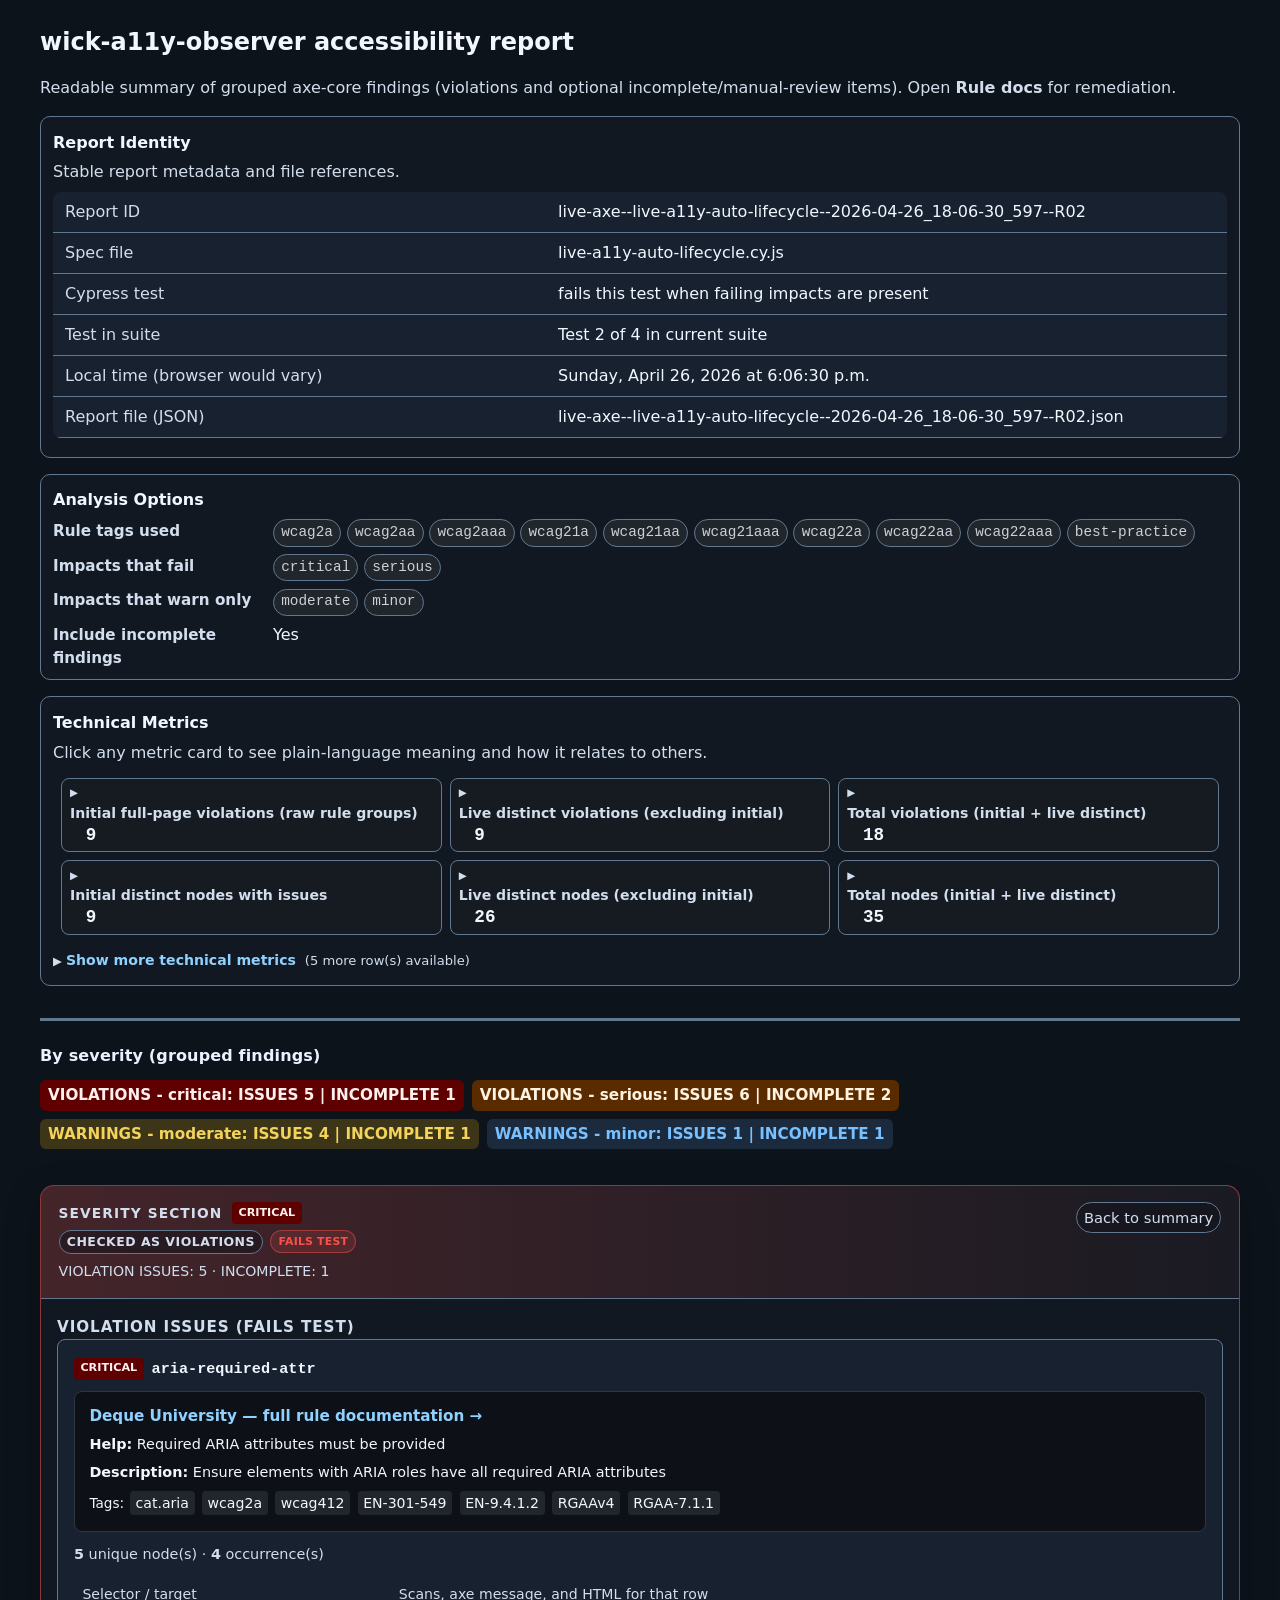
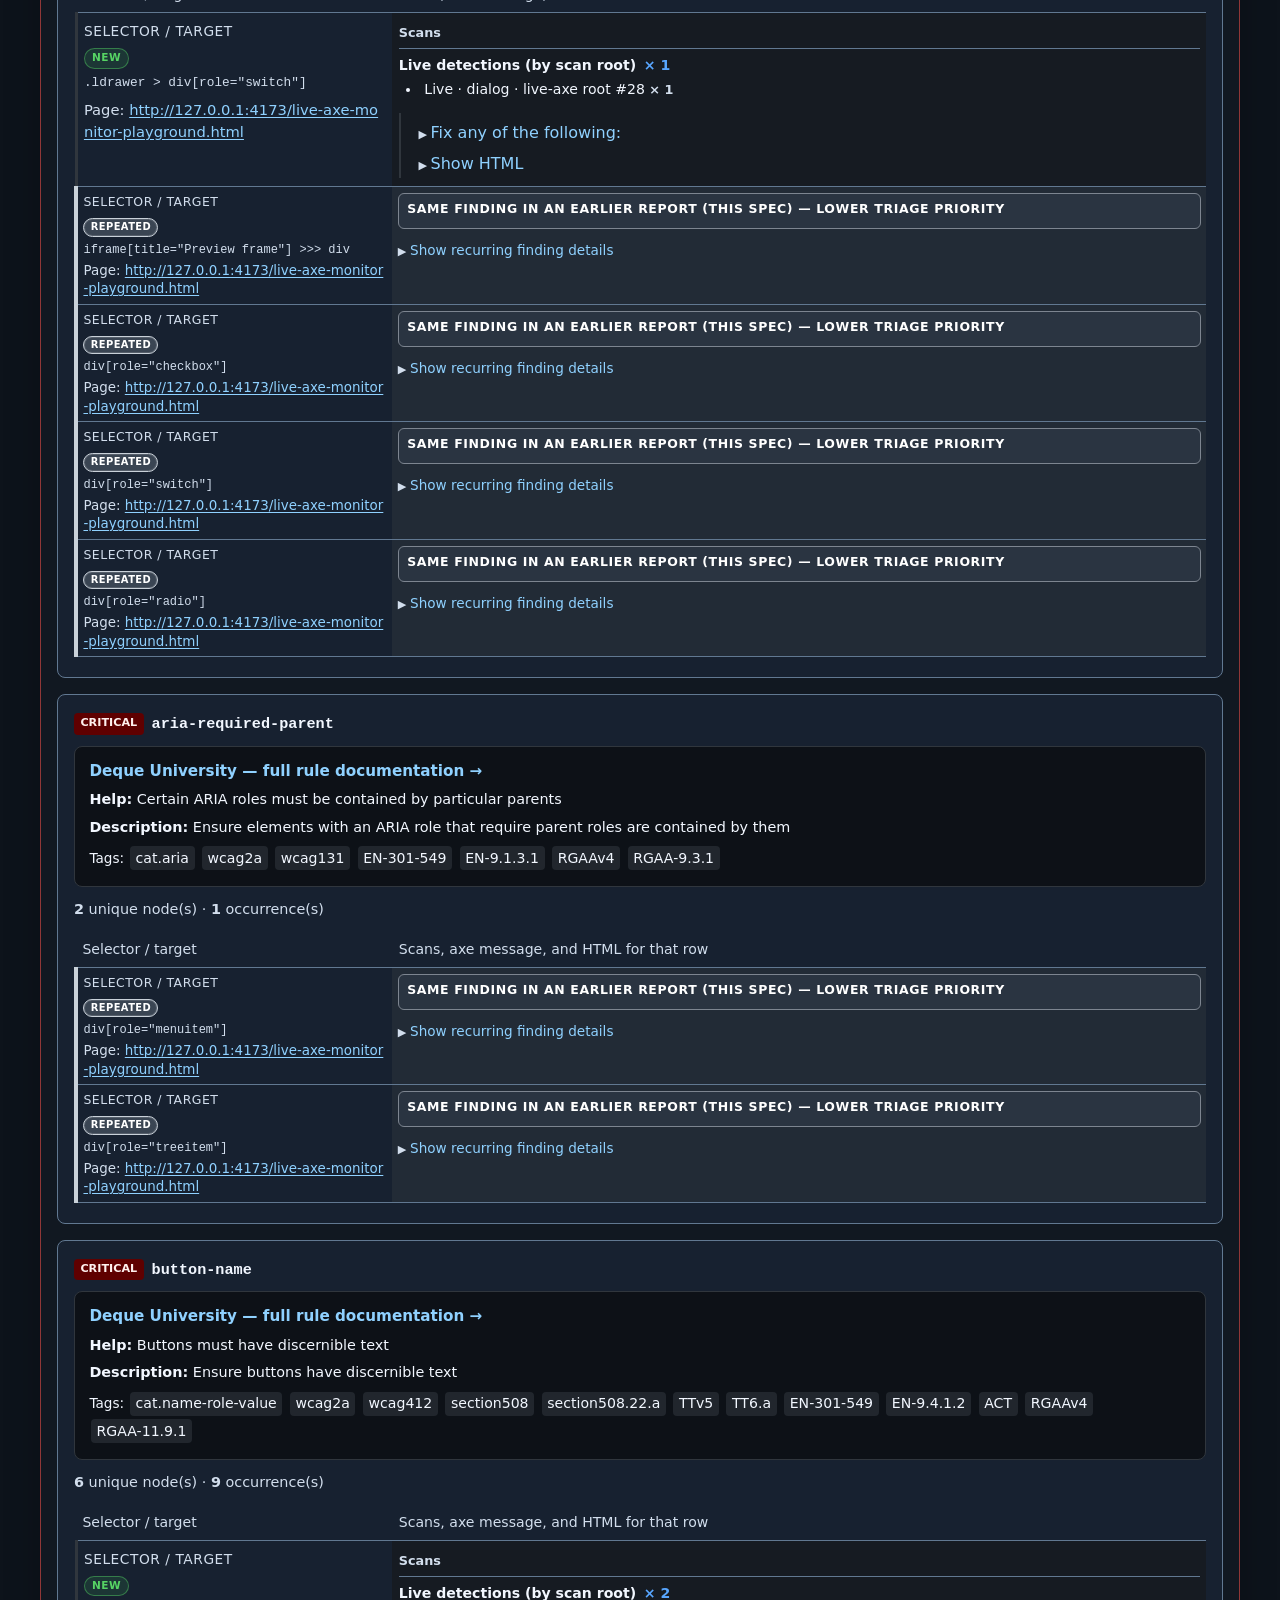
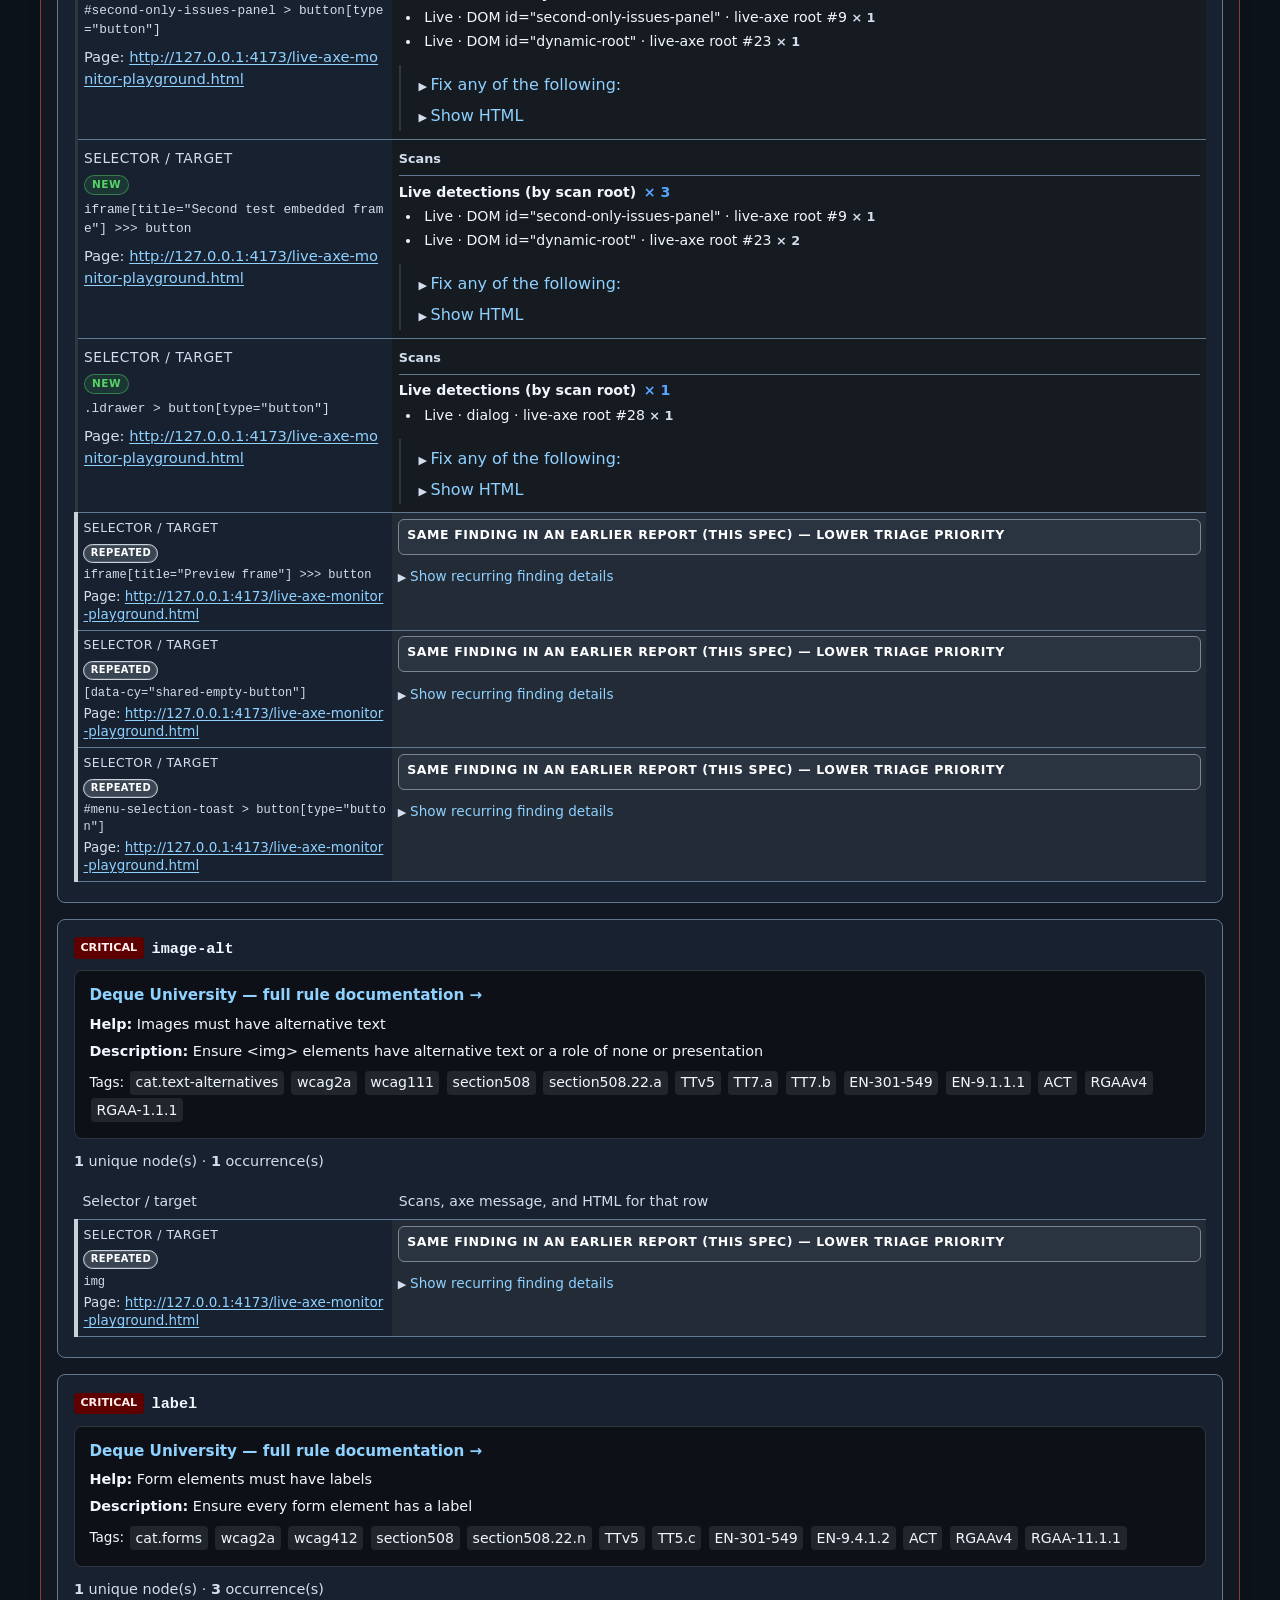
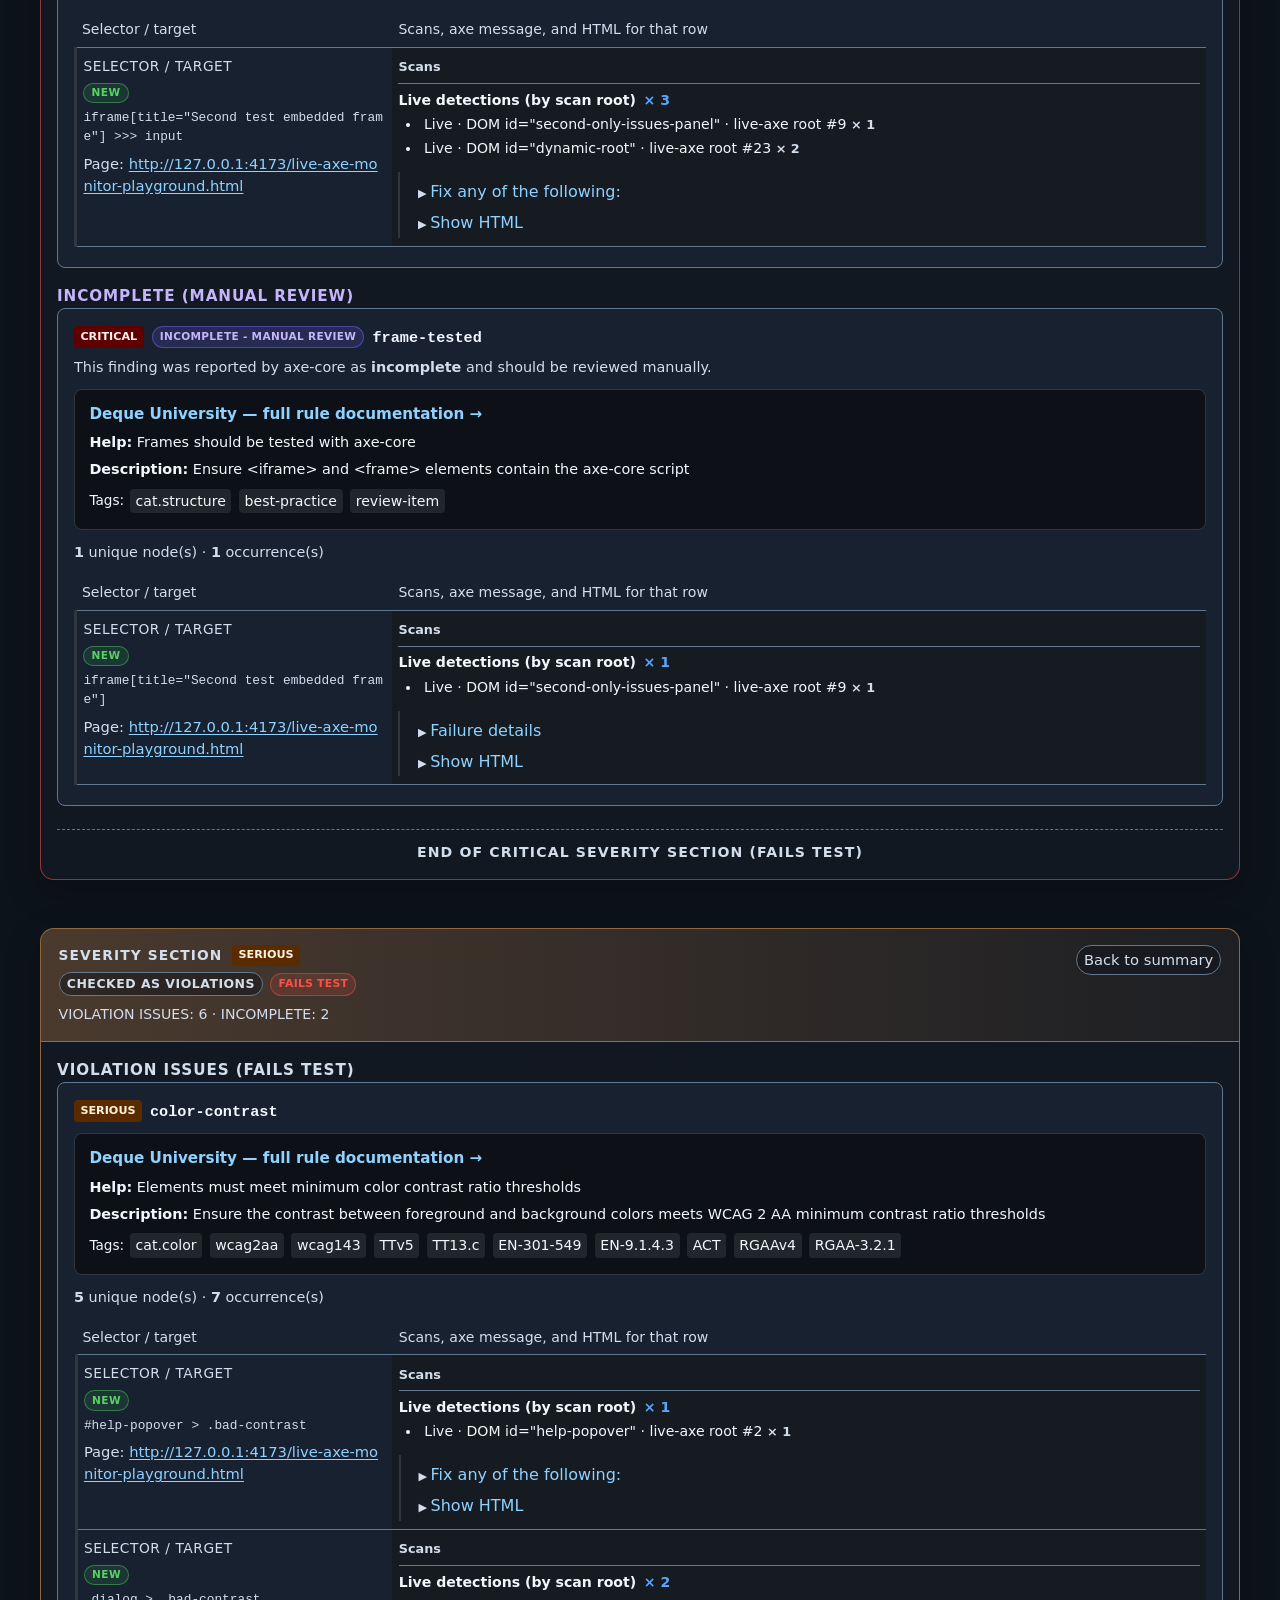
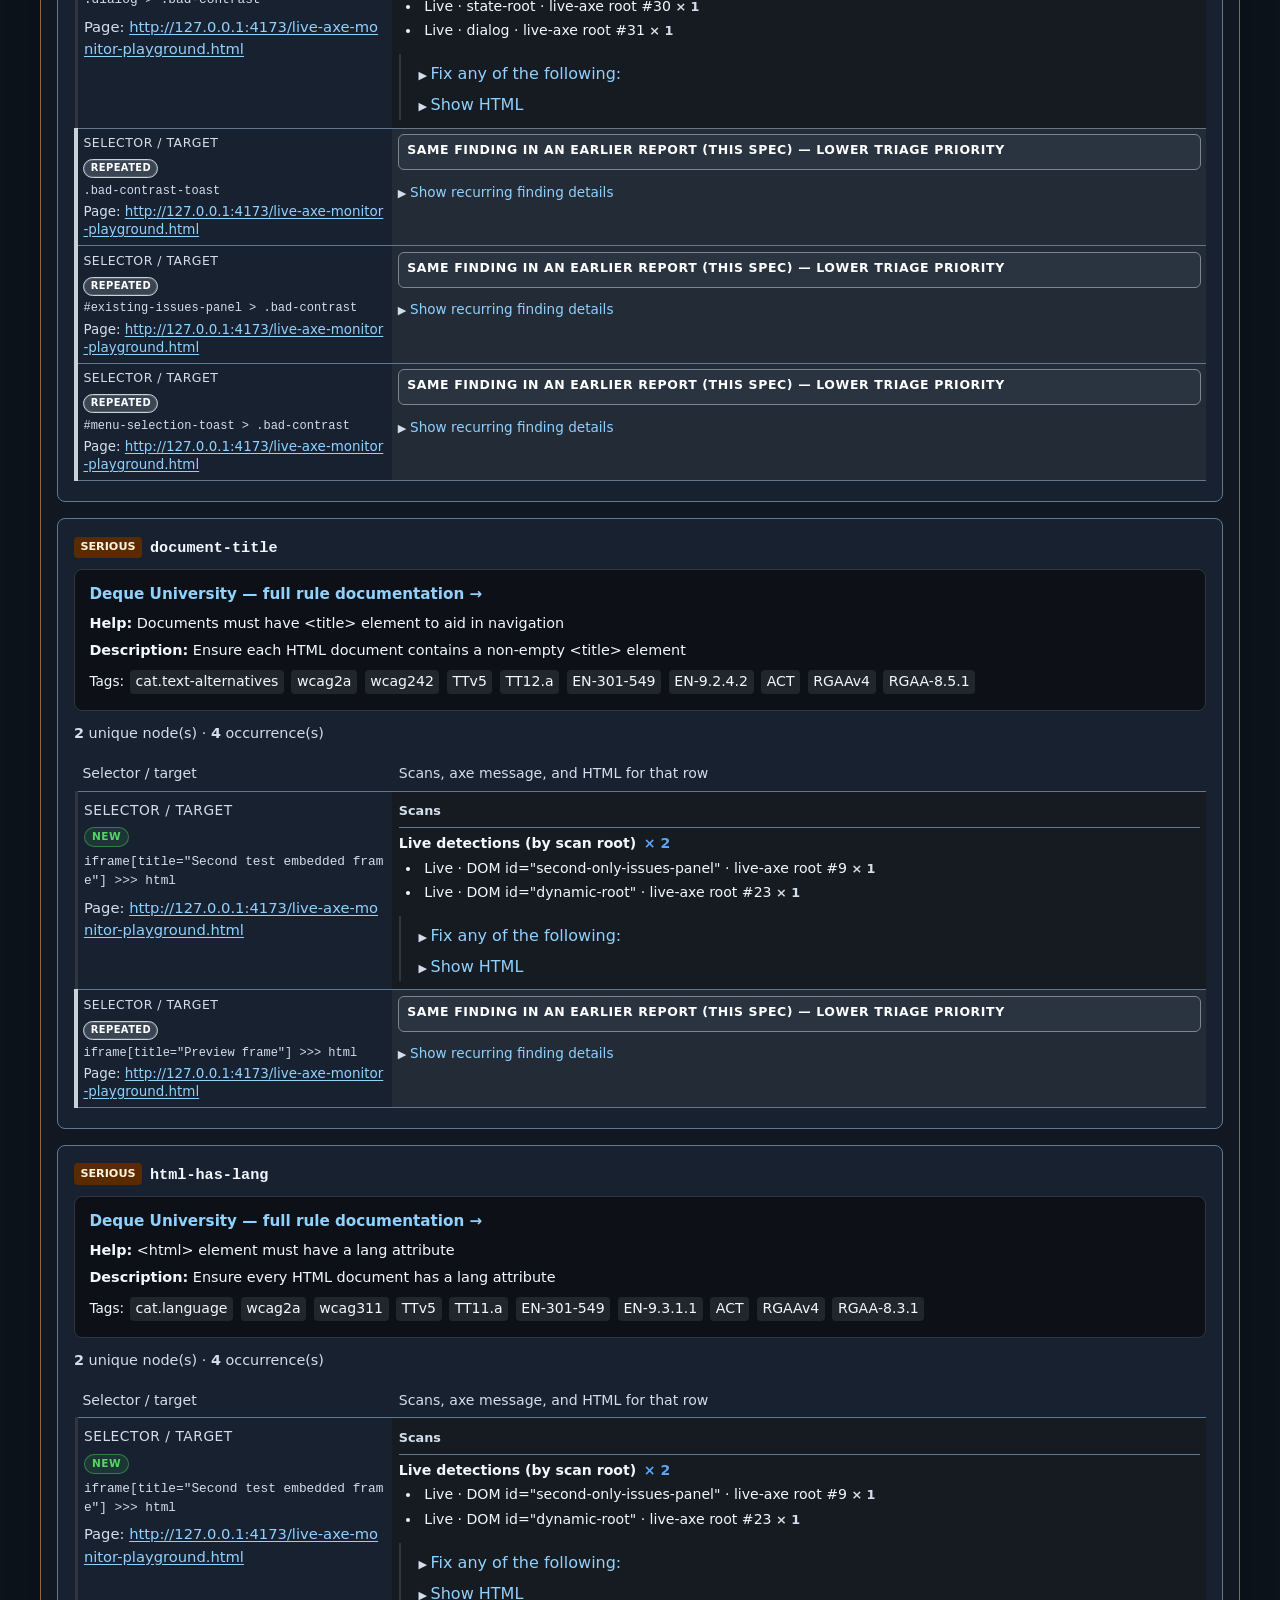
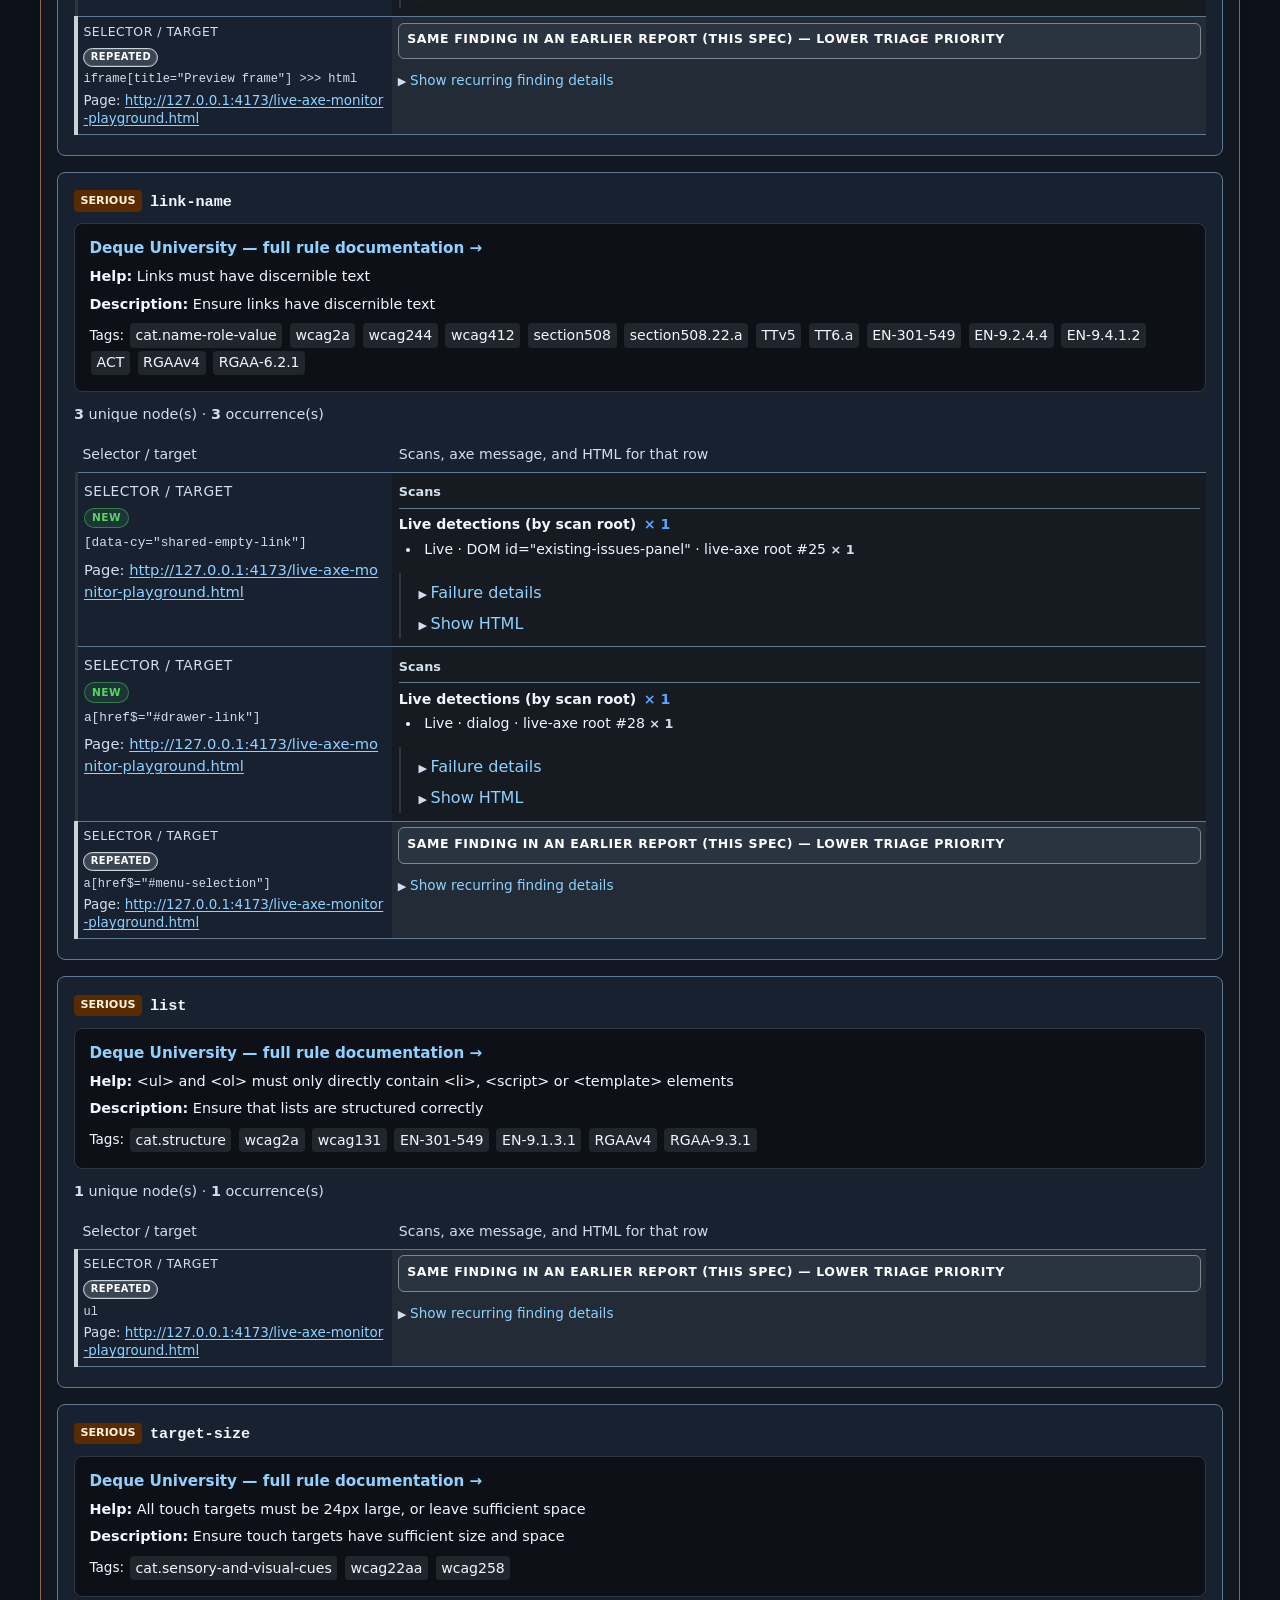
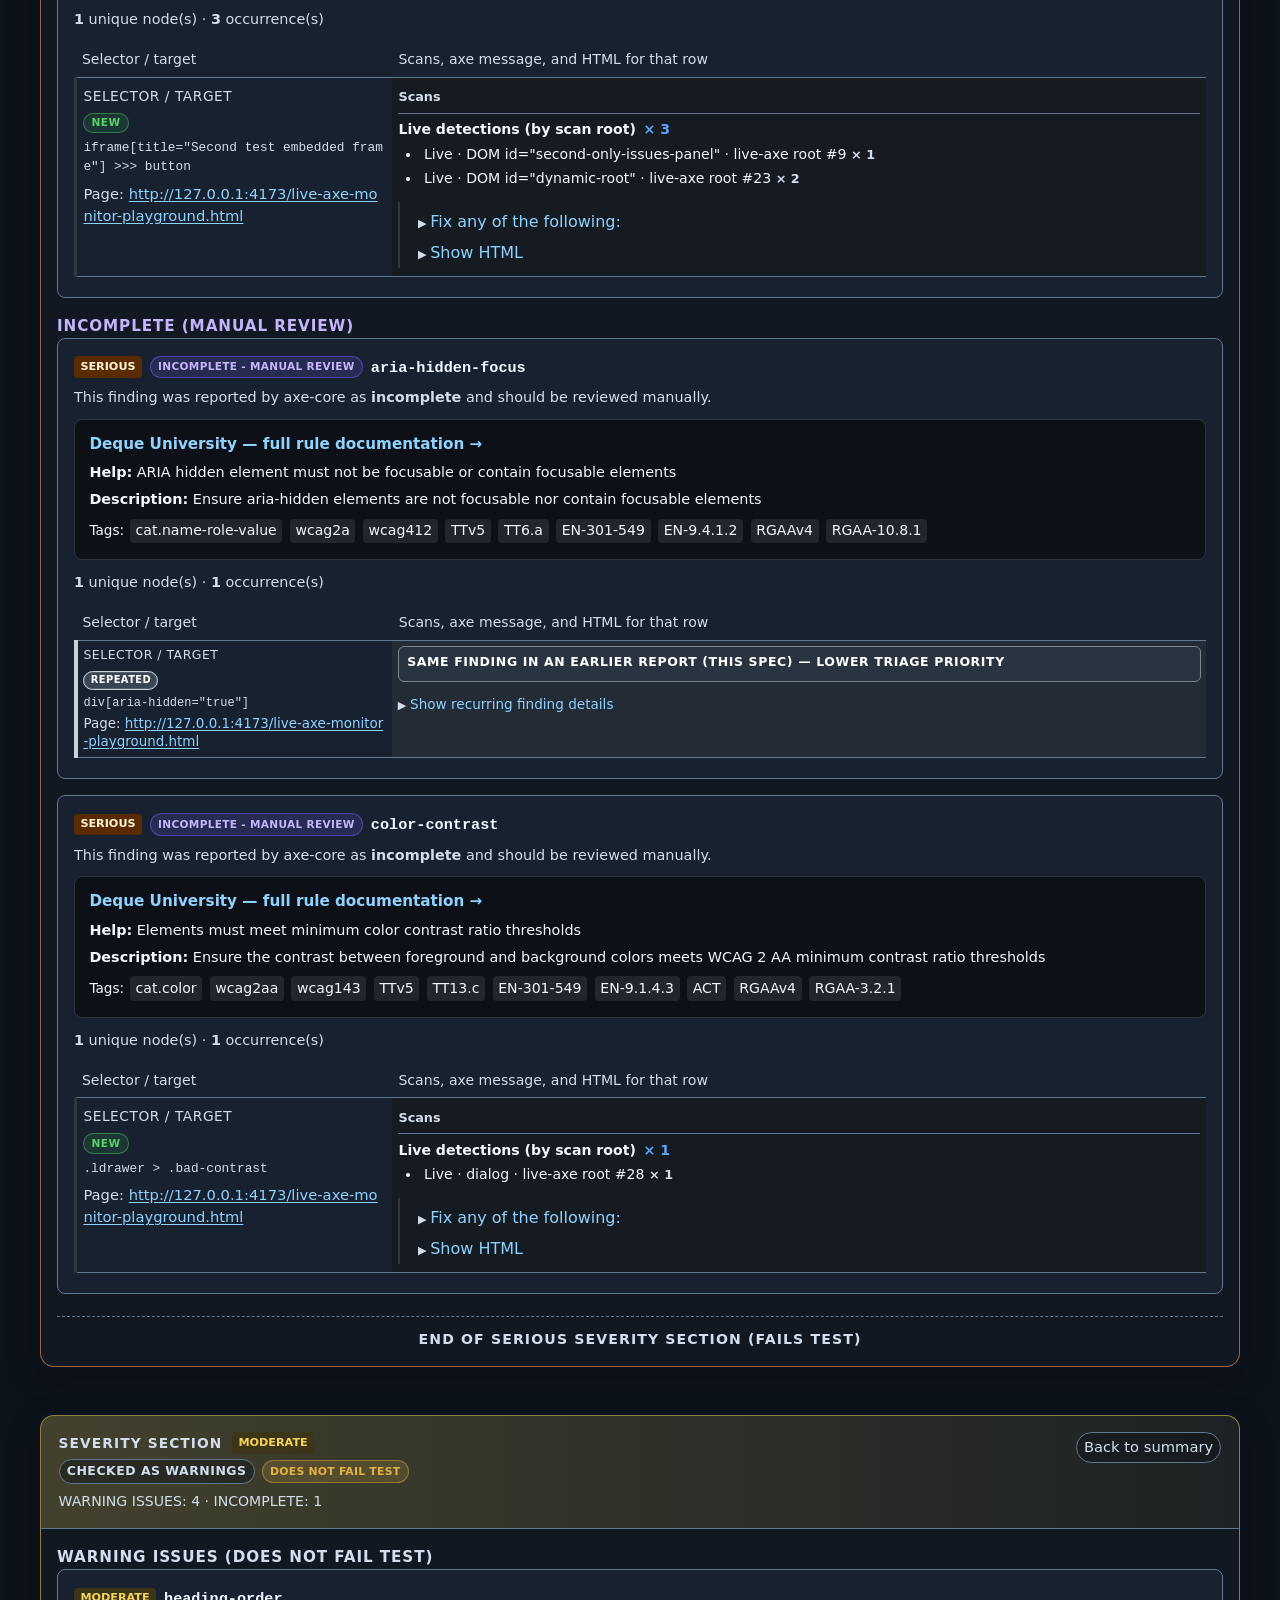
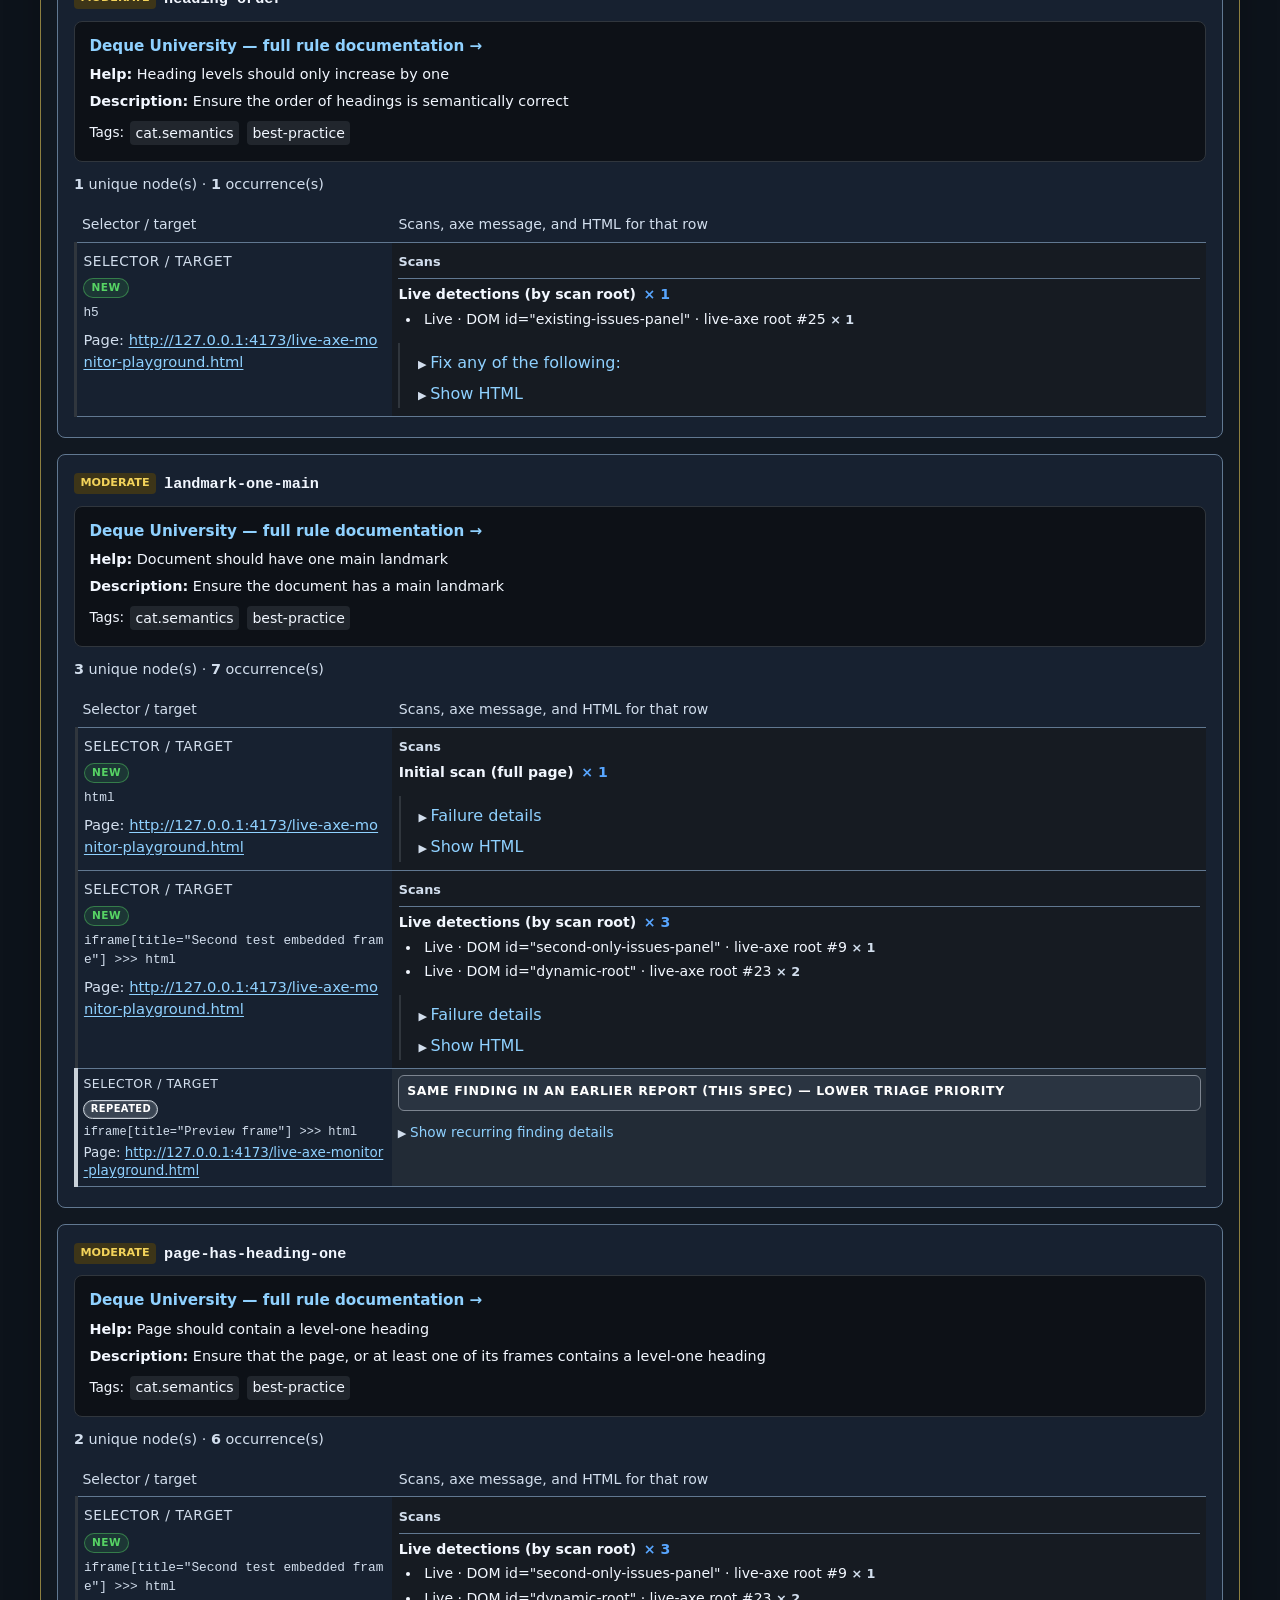
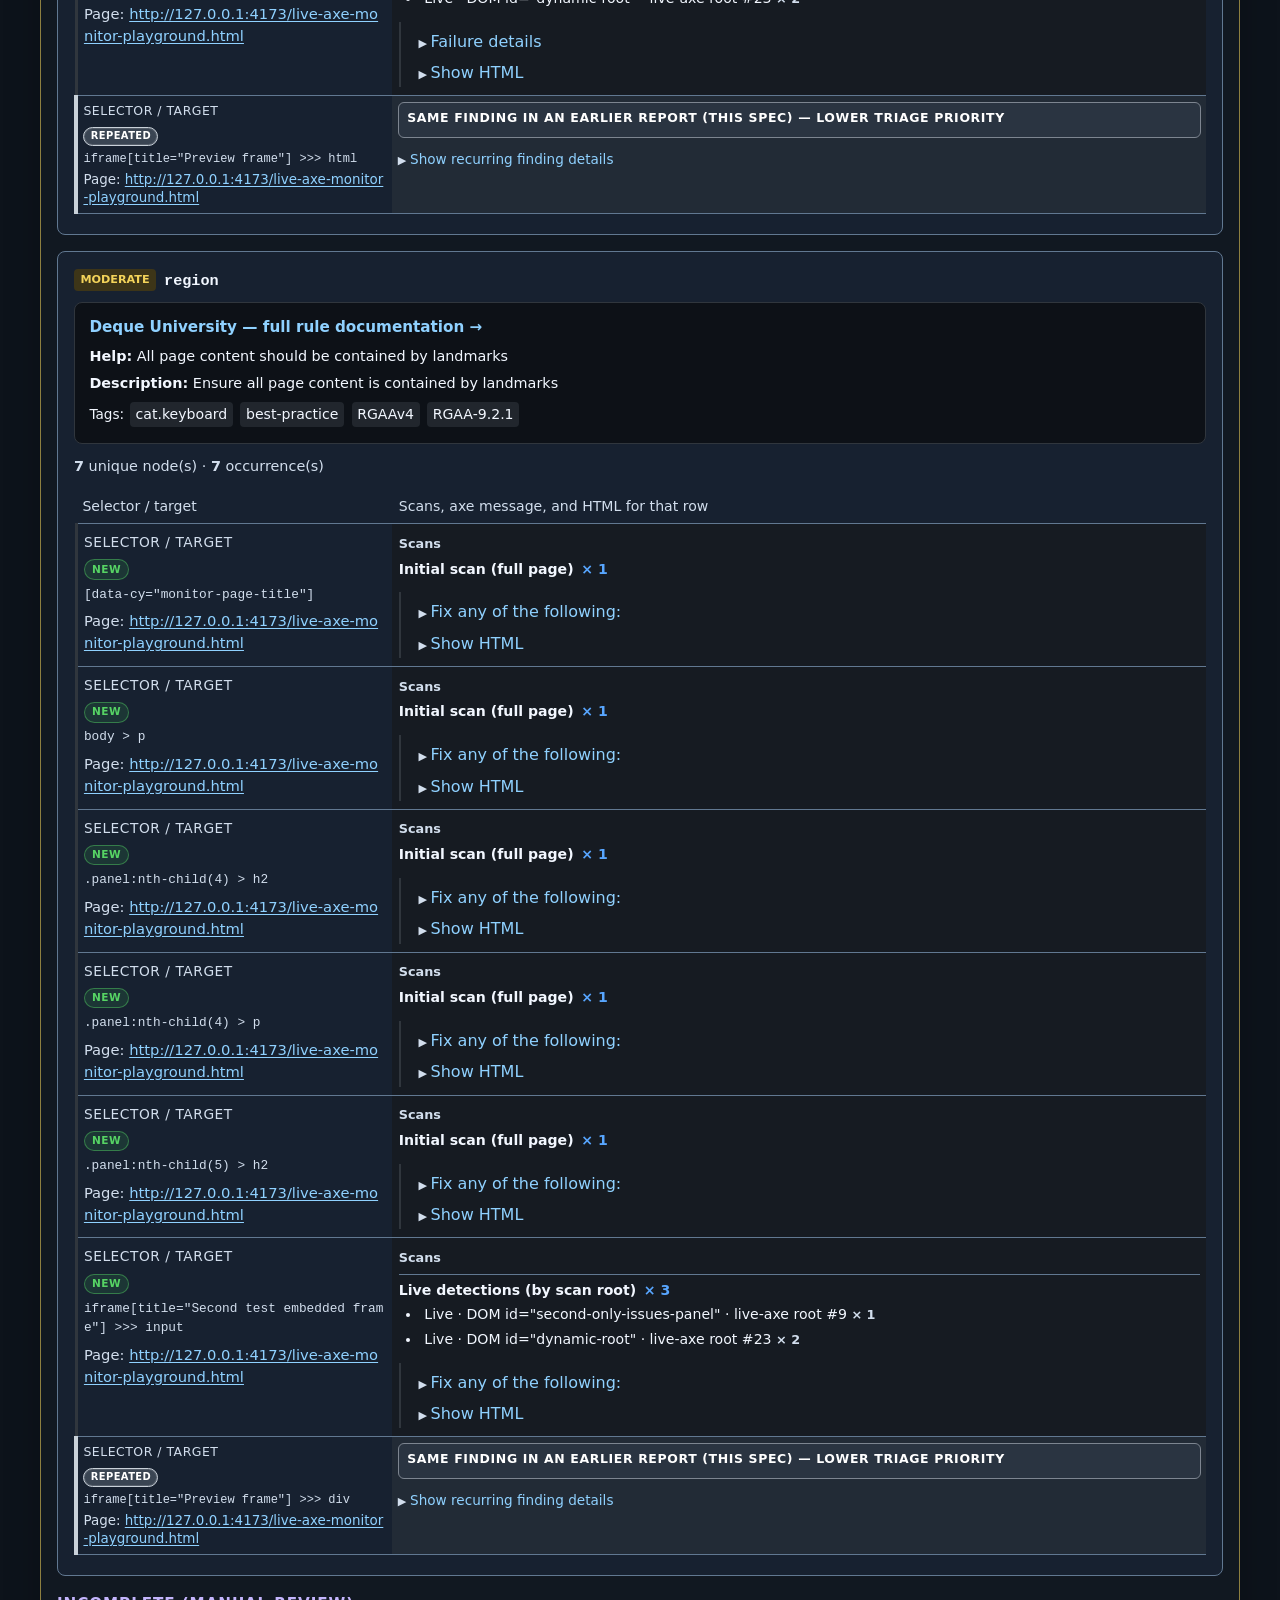
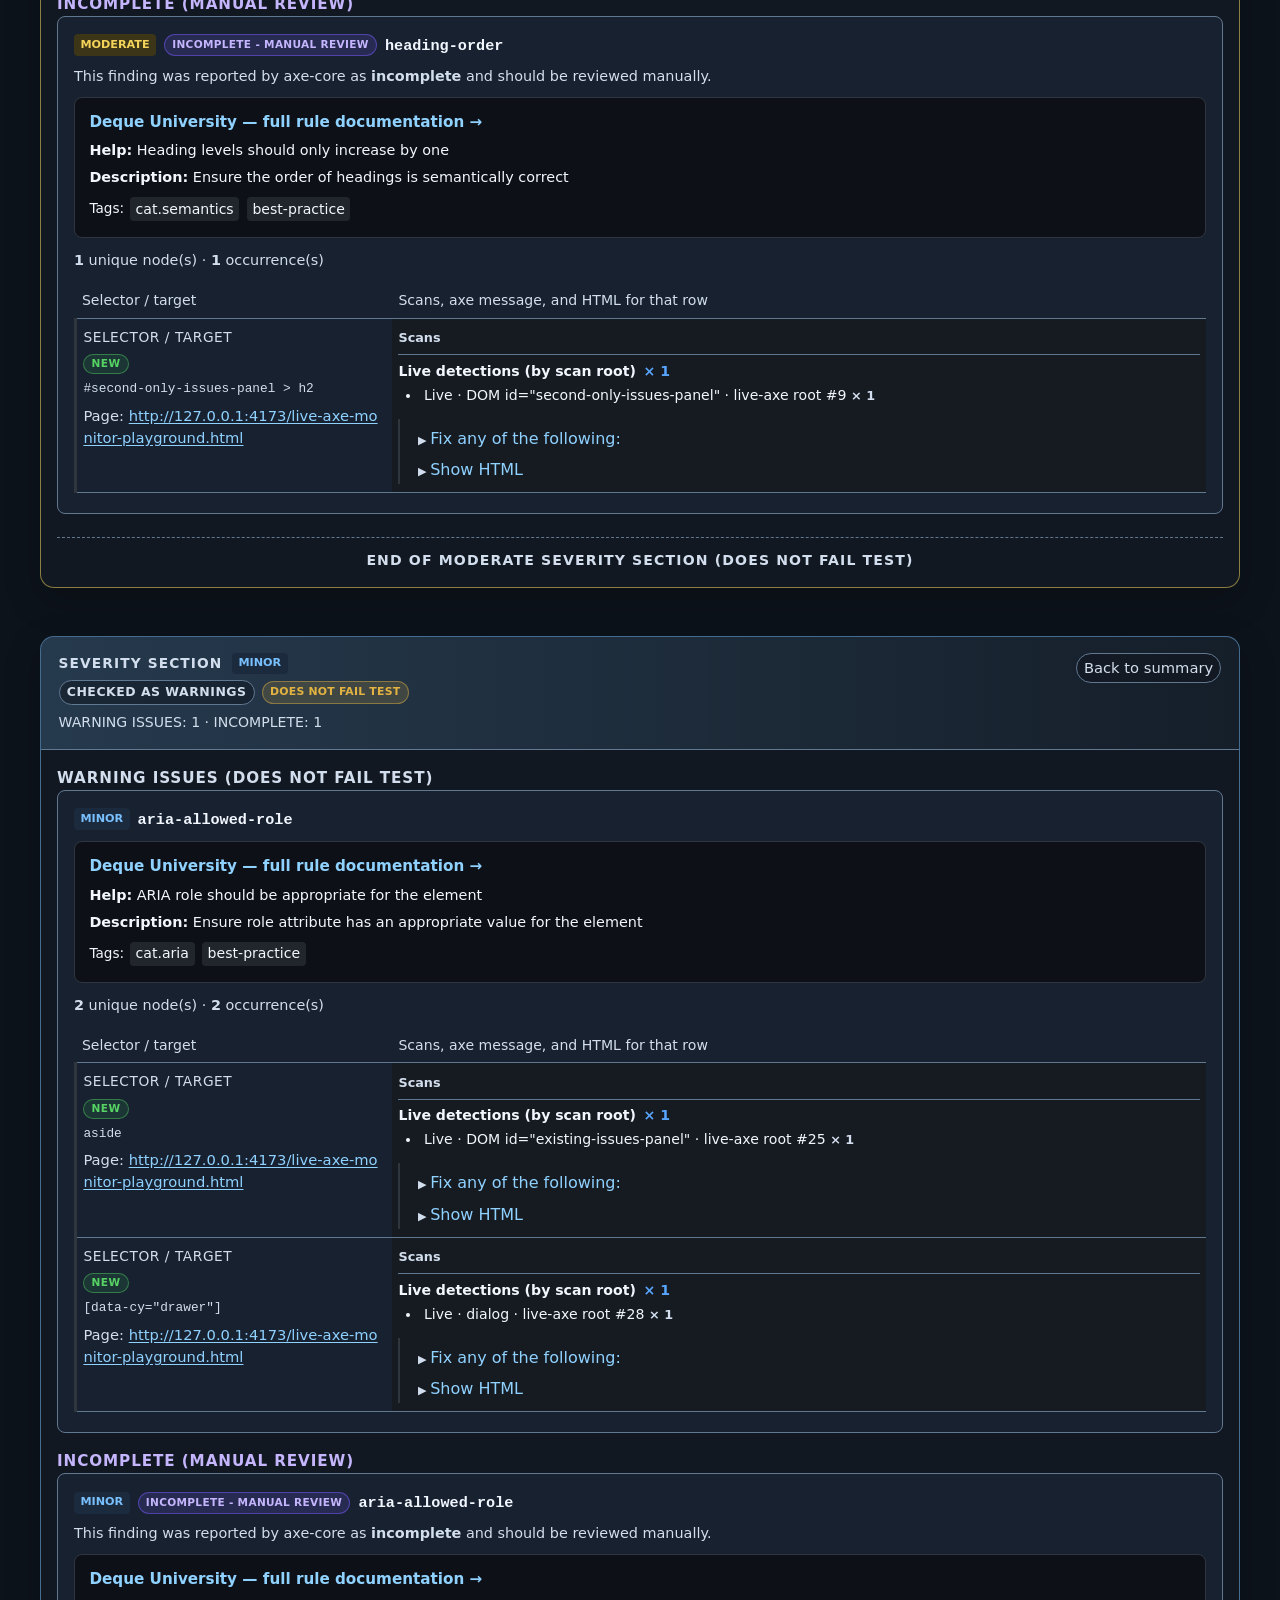
<file: samples/live-axe--live-a11y-auto-lifecycle--2026-04-26_18-06-30_597--R02.html>
<!DOCTYPE html>
<html lang="en">
<head>
  <meta charset="utf-8" />
  <meta name="viewport" content="width=device-width, initial-scale=1" />
  <title>wick-a11y-observer report — live-axe--live-a11y-auto-lifecycle--2026-04-26_18-06-30_597--R02</title>
  <style>
    :root {
      --bg: #0d131b;
      --card: #172130;
      --text: #f2f7ff;
      --muted: #d2deed;
      --border: #617891;
      --link: #8fd1ff;
      --focus: #ffd166;
    }
    * { box-sizing: border-box; }
    html { font-size: 16px; }
    body {
      font-family: ui-sans-serif, system-ui, -apple-system, "Segoe UI", Roboto, sans-serif;
      background: var(--bg);
      color: var(--text);
      line-height: 1.5;
      margin: 0;
      padding: 1.5rem 1.25rem 3rem;
    }
    .skip-link {
      position: absolute;
      left: -9999px;
      top: 0;
      z-index: 10000;
      padding: 0.55rem 0.75rem;
      border-radius: 8px;
      background: #fff8d6;
      color: #101418;
      border: 2px solid #101418;
      font-weight: 700;
    }
    .skip-link:focus,
    .skip-link:focus-visible {
      left: 1rem;
      top: 1rem;
    }
    .wrap { max-width: 1200px; margin: 0 auto; }
    h1 { font-size: 1.5rem; font-weight: 600; margin: 0 0 0.5rem; }
    h2 { font-size: 1.1rem; margin: 0; font-weight: 600; }
    h3 { font-size: 1rem; margin: 0; display: inline; font-weight: 600; }
    a { color: var(--link); text-decoration: underline; text-underline-offset: 2px; }
    a:hover { color: #b4e0ff; }
    :where(a, button, summary, [role="button"], [tabindex]):focus-visible {
      outline: 3px solid var(--focus);
      outline-offset: 2px;
      border-radius: 4px;
    }
    .subtle { color: var(--muted); font-size: 1rem; }
    .summary {
      width: 100%;
      border-collapse: collapse;
      background: var(--card);
      border-radius: 8px;
      overflow: hidden;
      margin: 0.5rem 0 1rem;
    }
    .summary th, .summary td { text-align: left; padding: 0.5rem 0.75rem; border-bottom: 1px solid var(--border); }
    .summary th { width: 42%; color: var(--muted); font-weight: 500; }
    .summary-groups {
      display: grid;
      grid-template-columns: minmax(18rem, 1fr);
      gap: 1rem;
      margin: 1rem 0 1.25rem;
    }
    .summary-group {
      background: #111821;
      border: 1px solid var(--border);
      border-radius: 10px;
      padding: 0.7rem 0.75rem 0.15rem;
    }
    .summary-group h2 {
      font-size: 1rem;
      margin: 0.15rem 0 0.35rem;
    }
    .summary-group .subtle {
      margin: 0;
    }
    .tech-grid {
      width: 100%;
      border-collapse: separate;
      border-spacing: 0.5rem;
      margin: 0.35rem 0 0.65rem;
    }
    .tech-grid-preview {
      margin: 0.35rem 0 0.35rem;
    }
    .tech-expand {
      margin: 0.2rem 0 0.65rem;
    }
    .tech-expand > summary {
      cursor: pointer;
      list-style: none;
      color: var(--link);
      font-size: 0.88rem;
      font-weight: 600;
      outline: none;
      padding: 0.1rem 0;
    }
    .tech-expand > summary::-webkit-details-marker { display: none; }
    .tech-expand > summary::before {
      content: "▶ ";
      font-size: 0.72rem;
      color: var(--muted);
    }
    .tech-expand[open] > summary::before { content: "▼ "; }
    .tech-expand-hint {
      display: inline-block;
      margin-left: 0.25rem;
      color: var(--muted);
      font-size: 0.82rem;
      font-weight: 500;
    }
    .tech-grid-expanded {
      margin-top: 0.25rem;
    }
    .tech-cell {
      width: 33.33%;
      vertical-align: top;
      background: #161b22;
      border: 1px solid var(--border);
      border-radius: 8px;
      padding: 0.4rem 0.5rem;
    }
    .tech-cell-empty {
      background: transparent;
      border-style: dashed;
      border-color: #232a34;
    }
    .tech-metric summary {
      cursor: pointer;
      list-style: none;
      display: flex;
      flex-direction: column;
      gap: 0.22rem;
      outline: none;
    }
    .tech-metric summary::-webkit-details-marker { display: none; }
    .tech-metric summary::before {
      content: "▶";
      font-size: 0.65rem;
      color: var(--muted);
      margin-right: 0.32rem;
      display: inline-block;
      vertical-align: middle;
    }
    .tech-metric[open] summary::before { content: "▼"; }
    .tech-metric-label {
      color: var(--muted);
      font-size: 0.88rem;
      font-weight: 600;
      line-height: 1.25;
    }
    .tech-metric-value {
      color: var(--text);
      font-size: 1.1rem;
      font-weight: 700;
      line-height: 1.1;
      font-family: ui-monospace, SFMono-Regular, Consolas, "Liberation Mono", monospace;
      margin-left: 0.98rem;
    }
    .tech-metric-help {
      margin-top: 0.45rem;
      border-top: 1px dashed var(--border);
      padding-top: 0.45rem;
      font-size: 0.84rem;
      color: #c9d1d9;
      line-height: 1.45;
    }
    .tech-metric-help p {
      margin: 0.25rem 0;
    }
    .analysis-option-row {
      display: grid;
      grid-template-columns: minmax(9rem, 13rem) 1fr;
      gap: 0.75rem;
      align-items: baseline;
      margin: 0.45rem 0;
    }
    .analysis-option-label { color: var(--muted); font-size: 0.95rem; font-weight: 700; }
    .analysis-option-values { display: flex; flex-wrap: wrap; gap: 0.35rem; }
    .option-pill {
      display: inline-block;
      background: #21262d;
      border: 1px solid var(--border);
      border-radius: 999px;
      color: #c9d1d9;
      font-family: ui-monospace, SFMono-Regular, Consolas, "Liberation Mono", monospace;
      font-size: 0.9rem;
      padding: 0.12rem 0.45rem;
    }
    .severity-entry-title {
      margin: 2rem 0 0.75rem;
      padding-top: 1.4rem;
      border-top: 3px solid var(--border);
      font-size: 1rem;
      font-weight: 700;
      letter-spacing: 0.01em;
      color: #eaf2ff;
    }
    .sev-pills { display: flex; flex-wrap: wrap; gap: 0.5rem; margin: 0.5rem 0 1rem; }
    .sev-pill { text-decoration: none; padding: 0.25rem 0.5rem; border-radius: 6px; font-size: 0.95rem; font-weight: 700; }
    .sev-critical { background: #5f0000; color: #fff0ee; }
    .sev-serious { background: #5b2b00; color: #fff2df; }
    .sev-moderate { background: #3d3518; color: #f3d35a; }
    .sev-minor { background: #1c2a3d; color: #79c0ff; }
    .sev-unknown { background: #2d2d2d; color: #aaa; }
    .sev-block {
      margin: 2.25rem 0 3rem;
      border: 1px solid var(--border);
      border-radius: 14px;
      background: #111821;
      box-shadow: 0 12px 36px rgba(0, 0, 0, 0.22);
      overflow: hidden;
    }
    .sev-block-header {
      display: flex;
      align-items: flex-start;
      justify-content: space-between;
      gap: 1rem;
      padding: 1rem 1.1rem;
      border-bottom: 1px solid var(--border);
      background: linear-gradient(90deg, rgba(88, 166, 255, 0.12), rgba(88, 166, 255, 0.02));
    }
    .sev-critical-section { border-color: rgba(248, 81, 73, 0.55); }
    .sev-critical-section .sev-block-header { background: linear-gradient(90deg, rgba(248, 81, 73, 0.22), rgba(248, 81, 73, 0.04)); }
    .sev-serious-section { border-color: rgba(255, 166, 87, 0.55); }
    .sev-serious-section .sev-block-header { background: linear-gradient(90deg, rgba(255, 166, 87, 0.24), rgba(255, 166, 87, 0.05)); }
    .sev-moderate-section { border-color: rgba(243, 211, 90, 0.55); }
    .sev-moderate-section .sev-block-header { background: linear-gradient(90deg, rgba(243, 211, 90, 0.22), rgba(243, 211, 90, 0.05)); }
    .sev-minor-section { border-color: rgba(121, 192, 255, 0.5); }
    .sev-minor-section .sev-block-header { background: linear-gradient(90deg, rgba(121, 192, 255, 0.2), rgba(121, 192, 255, 0.04)); }
    .sev-block-eyebrow {
      margin: 0 0 0.35rem;
      color: var(--muted);
      font-size: 0.86rem;
      font-weight: 700;
      letter-spacing: 0.08em;
      text-transform: uppercase;
    }
    .sev-block-title {
      display: flex;
      align-items: center;
      gap: 0.6rem;
      flex-wrap: wrap;
      margin: 0;
      font-size: 1.1rem;
      font-weight: 600;
    }
    .sev-block-title-label {
      color: var(--muted);
      font-size: 0.86rem;
      letter-spacing: 0.08em;
      text-transform: uppercase;
    }
    .sev-block-top-link {
      flex: 0 0 auto;
      color: var(--muted);
      font-size: 0.92rem;
      text-decoration: none;
      padding: 0.2rem 0.45rem;
      border: 1px solid var(--border);
      border-radius: 999px;
      background: rgba(13, 17, 23, 0.4);
    }
    .sev-block-top-link:hover { color: var(--link); border-color: var(--link); }
    .sev-block-body {
      padding: 1rem 1rem 0.15rem;
    }
    .sev-subsection {
      margin-bottom: 1rem;
    }
    .sev-subsection-title {
      margin: 0.15rem 0 0.6rem;
      font-size: 0.95rem;
      font-weight: 700;
      color: var(--muted);
      text-transform: uppercase;
      letter-spacing: 0.06em;
    }
    .sev-subsection-incomplete .sev-subsection-title {
      color: #c4b5fd;
    }
    .sev-block-end {
      margin: 0.25rem 1rem 1rem;
      padding-top: 0.75rem;
      border-top: 1px dashed var(--border);
      color: var(--muted);
      font-size: 0.88rem;
      font-weight: 700;
      letter-spacing: 0.08em;
      text-align: center;
      text-transform: uppercase;
    }
    .violation {
      background: var(--card);
      border: 1px solid var(--border);
      border-radius: 8px;
      padding: 1rem 1rem 0.5rem;
      margin-bottom: 1rem;
    }
    .violation-rule-id { font-size: 0.95rem; font-weight: 600; }
    .axe-rule-ref {
      background: #0d1117;
      border: 1px solid #30363d;
      border-radius: 8px;
      padding: 0.75rem 0.9rem;
      margin: 0.6rem 0 0.75rem;
    }
    .axe-doc-lead { margin: 0 0 0.35rem; }
    .axe-doc-primary {
      font-size: 0.95rem;
      font-weight: 600;
      color: var(--link);
      text-decoration: none;
    }
    .axe-doc-primary:hover { text-decoration: underline; }
    .axe-help-title, .axe-desc { font-size: 0.9rem; margin: 0.4rem 0; line-height: 1.45; }
    .axe-tags { margin: 0.45rem 0 0.15rem; font-size: 0.85rem; }
    .violation-stats { margin: 0.4rem 0; }
    .violation header { display: flex; align-items: center; gap: 0.5rem; margin-bottom: 0.5rem; }
    .badge { font-size: 0.7rem; text-transform: uppercase; padding: 0.15rem 0.4rem; border-radius: 4px; font-weight: 700; }
    .outcome-badge {
      font-size: 0.68rem;
      text-transform: uppercase;
      letter-spacing: 0.02em;
      padding: 0.15rem 0.45rem;
      border-radius: 999px;
      border: 1px solid var(--border);
      font-weight: 700;
    }
    .disp-fail {
      background: rgba(248, 81, 73, 0.15);
      color: #f85149;
      border-color: rgba(248, 81, 73, 0.45);
    }
    .disp-warn {
      background: rgba(227, 179, 65, 0.16);
      color: #e3b341;
      border-color: rgba(227, 179, 65, 0.45);
    }
    .disp-incomplete {
      background: rgba(123, 92, 255, 0.16);
      color: #c4b5fd;
      border-color: rgba(123, 92, 255, 0.5);
    }
    .finding-type-badge {
      font-size: 0.66rem;
      text-transform: uppercase;
      letter-spacing: 0.03em;
      padding: 0.15rem 0.45rem;
      border-radius: 999px;
      border: 1px solid var(--border);
      font-weight: 700;
    }
    .finding-type-incomplete {
      background: rgba(123, 92, 255, 0.16);
      color: #c4b5fd;
      border-color: rgba(123, 92, 255, 0.5);
    }
    .incomplete-note {
      margin: 0.35rem 0 0.55rem;
      color: #c4b5fd;
    }
    .sev-policy-line {
      margin: 0.35rem 0 0;
      display: flex;
      align-items: center;
      flex-wrap: wrap;
      gap: 0.45rem;
    }
    .sev-policy-chip {
      display: inline-block;
      font-size: 0.78rem;
      text-transform: uppercase;
      letter-spacing: 0.04em;
      padding: 0.12rem 0.45rem;
      border-radius: 999px;
      border: 1px solid var(--border);
      color: var(--muted);
      background: rgba(13, 17, 23, 0.45);
      font-weight: 700;
    }
    .sev-breakdown { margin: 0.45rem 0 0; font-size: 0.88rem; }
    .help { margin: 0.5rem 0; }
    .meta { font-size: 0.9rem; color: var(--muted); }
    .tag { display: inline-block; background: #21262d; padding: 0.1rem 0.35rem; border-radius: 4px; font-size: 0.88rem; margin: 0.1rem; }
    .ext { font-size: 1rem; }
    .nodes { width: 100%; table-layout: fixed; border-collapse: collapse; font-size: 0.88rem; margin: 0.75rem 0; }
    .nodes th { text-align: left; color: var(--muted); font-weight: 500; border-bottom: 1px solid var(--border); padding: 0.4rem; }
    .nodes th:first-child { width: 28%; }
    .nodes th:last-child { width: 72%; }
    .nodes td, .nodes th.col-target {
      vertical-align: top;
      padding: 0.5rem 0.4rem;
      border-bottom: 1px solid var(--border);
    }
    .nodes th.col-target {
      text-align: left;
      font-weight: 400;
    }
    .visually-hidden { position: absolute; width: 1px; height: 1px; padding: 0; margin: -1px; overflow: hidden; clip: rect(0,0,0,0); white-space: nowrap; border: 0; }
    .node-group { border-left: 3px solid #30363d; }
    .node-group--recurrence { border-left: 4px solid #c9d1d9; }
    .node-group td { background: #161b22; }
    .node-group--recurrence td {
      background: #222b36;
      color: #e6edf3;
    }
    .node-group--recurrence td,
    .node-group--recurrence th.col-target {
      padding: 0.36rem 0.34rem;
    }
    .node-group--recurrence .node-target-label {
      font-size: 0.78rem;
      margin-bottom: 0.2rem;
    }
    .node-group--recurrence .node-target-code {
      font-size: 0.75rem;
      line-height: 1.35;
    }
    .node-group--recurrence .node-page {
      margin-top: 0.25rem;
      font-size: 0.84rem;
      line-height: 1.35;
    }
    .node-repeat-pill { margin: 0.4rem 0 0; font-size: 0.76rem; color: #d0d7de; }
    .node-repeat-pill-label { font-weight: 700; text-transform: uppercase; letter-spacing: 0.05em; font-size: 0.68rem; }
    .node-repeat-pill code { background: #21262d; padding: 0.1rem 0.35rem; border-radius: 4px; font-size: 0.75rem; color: #e6edf3; }
    .node-recurrence {
      width: 100%;
      max-width: 100%;
      box-sizing: border-box;
      margin: 0 0 0.4rem;
      padding: 0.38rem 0.52rem;
      background: #2a3441;
      border: 1px solid #7d8590;
      border-radius: 6px;
    }
    .node-recurrence-title { display: block; font-size: 0.78rem; font-weight: 800; text-transform: uppercase; letter-spacing: 0.05em; color: #ffffff; margin-bottom: 0.2rem; }
    .node-recurrence-body { margin: 0; font-size: 0.84rem; color: #c9d1d9; line-height: 1.4; }
    .node-recurrence-rid { font-size: 0.8rem; background: #0d1117; padding: 0.15rem 0.4rem; border-radius: 4px; }
    .node-recurrence-compact { margin-top: 0.3rem; }
    .node-recurrence-compact-summary {
      cursor: pointer;
      color: var(--link);
      font-size: 0.85rem;
      list-style: none;
      padding: 0;
    }
    .node-recurrence-compact .node-recurrence-compact-summary::-webkit-details-marker { display: none; }
    .node-recurrence-compact-summary::before { content: "▶ "; font-size: 0.7rem; color: var(--muted); }
    .node-recurrence-compact[open] .node-recurrence-compact-summary::before { content: "▼ "; }
    .node-recurrence-compact-body { margin-top: 0.4rem; }
    .node-target-label { font-size: 0.86rem; text-transform: uppercase; letter-spacing: 0.04em; color: var(--muted); margin-bottom: 0.3rem; }
    .node-priority-chip-wrap { margin: 0 0 0.3rem; }
    .node-priority-chip {
      display: inline-block;
      border-radius: 999px;
      padding: 0.08rem 0.45rem;
      font-size: 0.66rem;
      font-weight: 700;
      letter-spacing: 0.04em;
      text-transform: uppercase;
      border: 1px solid var(--border);
    }
    .node-priority-new {
      background: rgba(58, 166, 85, 0.16);
      color: #56d364;
      border-color: rgba(86, 211, 100, 0.45);
    }
    .node-priority-repeated {
      background: #3a4553;
      color: #ffffff;
      border-color: #c9d1d9;
      box-shadow: inset 0 0 0 1px rgba(255, 255, 255, 0.14);
      padding: 0.06rem 0.4rem;
      font-size: 0.62rem;
    }
    .node-group--recurrence .node-fix-html-column {
      margin-top: 0.35rem;
      padding-top: 0.2rem;
      padding-left: 0.8rem;
    }
    .node-group--recurrence .node-section-eyebrow {
      font-size: 0.74rem;
      margin-bottom: 0.22rem;
    }
    .node-target-code { display: block; font-size: 0.8rem; word-break: break-all; }
    .node-page { margin: 0.4rem 0 0; font-size: 0.92rem; word-break: break-all; }
    .node-page a { color: var(--link); }
    .node-rollup { padding: 0; text-align: left; width: 100%; max-width: 100%; display: flex; flex-direction: column; align-items: stretch; }
    .node-detail-block { width: 100%; max-width: 100%; align-self: stretch; }
    .node-section { margin-top: 0.55rem; }
    .node-section-counts { margin-top: 0.1rem; }
    .node-section-eyebrow { font-size: 0.8rem; font-weight: 600; color: var(--muted); margin: 0 0 0.35rem; }
    .node-section-bleed { text-align: left; width: 100%; max-width: 100%; }
    .node-section-axe { margin-top: 0.6rem; }
    .node-section-html { margin-top: 0.5rem; }
    .source-counts { font-size: 0.88rem; }
    .sc-line { margin: 0.3rem 0; }
    .sc-what { font-weight: 600; }
    .sc-x { font-weight: 700; color: #58a6ff; margin-left: 0.2rem; }
    .sc-live-block { margin-top: 0.4rem; padding-top: 0.35rem; border-top: 1px solid var(--border); }
    .sc-live-head { margin-bottom: 0.2rem; }
    .sc-live-parts { list-style: disc; margin: 0.2rem 0 0.15rem; padding: 0 0 0 1.4rem; text-align: left; }
    .sc-live-parts li { margin: 0.2rem 0; padding: 0 0 0 0.2rem; }
    .sc-live-count { color: var(--muted); font-size: 0.8rem; font-weight: 600; }
    .sc-live-fallback { margin: 0.2rem 0 0 0.75rem; }
    .node-fix-html-column {
      width: 100%;
      max-width: 100%;
      box-sizing: border-box;
      margin-top: 0.5rem;
      padding: 0.4rem 0 0.15rem 1.1rem;
      border-left: 2px solid #30363d;
    }
    .node-fix-html-column .node-section-axe,
    .node-fix-html-column .node-section-html { margin-top: 0.45rem; }
    .node-fix-html-column .node-section-axe:first-child { margin-top: 0; }
    .node-fix-html-column .failure-details,
    .node-fix-html-column .html-snippet { width: 100%; max-width: 100%; box-sizing: border-box; }
    .node-fix-html-column .failure-body,
    .node-fix-html-column .code-block-bleed { width: 100%; box-sizing: border-box; }
    .sc-rule-src { display: inline; }
    .pill { display: inline-block; background: #21262d; padding: 0.1rem 0.35rem; border-radius: 4px; margin-right: 0.25rem; font-size: 0.9rem; }
    .pill.subtle { background: transparent; color: var(--muted); }
    .node-section-bleed .failure-details, .node-section-bleed .html-snippet { width: 100%; max-width: 100%; text-align: left; }
    .failure-details { margin: 0.1rem 0 0.4rem; }
    .failure-summary { cursor: pointer; color: var(--link); font-size: 1rem; list-style: none; text-align: left; padding: 0; }
    .failure-details .failure-summary::-webkit-details-marker { display: none; }
    .failure-summary::before { content: "▶ "; font-size: 0.7rem; color: var(--muted); }
    .failure-details[open] .failure-summary::before { content: "▼ "; }
    .failure { white-space: pre-wrap; font-size: 1rem; color: #dce6f5; text-align: left; }
    .failure-body { margin: 0.35rem 0 0.15rem; padding: 0.6rem 0.65rem; background: #0d1117; border-radius: 6px; border: 1px solid var(--border); width: 100%; max-width: 100%; box-sizing: border-box; }
    .failure-empty { margin: 0.25rem 0; }
    .html-snippet { margin: 0; width: 100%; max-width: 100%; }
    .html-snippet-summary { cursor: pointer; color: var(--link); font-size: 1rem; text-align: left; list-style: none; padding: 0; }
    .html-snippet .html-snippet-summary::-webkit-details-marker { display: none; }
    .html-snippet .html-snippet-summary::before { content: "▶ "; font-size: 0.7rem; color: var(--muted); }
    .html-snippet[open] .html-snippet-summary::before { content: "▼ "; }
    .code, .code-block-bleed { background: #0d1117; padding: 0.6rem 0.65rem; border-radius: 6px; overflow: auto; max-height: 280px; font-size: 0.9rem; text-align: left; width: 100%; max-width: 100%; box-sizing: border-box; }
    .errors { margin-top: 2rem; }
    .errors ul { color: #f85149; }
    .nodata { color: var(--muted); }
    footer { margin-top: 2rem; font-size: 0.95rem; color: var(--muted); }
    .report-footnote { margin-top: 0.75rem; }
  </style>
</head>
<body>
  <a href="#main-content" class="skip-link">Skip to report content</a>
  <main class="wrap" id="main-content">
    <h1 id="top">wick-a11y-observer accessibility report</h1>
    <p class="subtle">Readable summary of grouped axe-core findings (violations and optional incomplete/manual-review items). Open <strong>Rule docs</strong> for remediation.</p>
    <div class="summary-groups" aria-label="Top summary sections">
      <section class="summary-group summary-group-identity" aria-label="Report identity">
        <h2>Report Identity</h2>
        <p class="subtle">Stable report metadata and file references.</p>
        <table class="summary" role="table" aria-label="Report identity summary">
          <tbody>
    <tr><th scope="row">Report ID</th><td>live-axe--live-a11y-auto-lifecycle--2026-04-26_18-06-30_597--R02</td></tr>
    <tr><th scope="row">Spec file</th><td>live-a11y-auto-lifecycle.cy.js</td></tr>
    <tr><th scope="row">Cypress test</th><td>fails this test when failing impacts are present</td></tr>
    <tr><th scope="row">Test in suite</th><td>Test 2 of 4 in current suite</td></tr>
    <tr><th scope="row">Local time (browser would vary)</th><td>Sunday, April 26, 2026 at 6:06:30 p.m.</td></tr>
    <tr><th scope="row">Report file (JSON)</th><td>live-axe--live-a11y-auto-lifecycle--2026-04-26_18-06-30_597--R02.json</td></tr></tbody>
        </table>
      </section>
      <section class="summary-group summary-group-analysis" aria-label="Analysis options">
        
      <h2>Analysis Options</h2>
      <div class="analysis-option-row">
        <span class="analysis-option-label">Rule tags used</span>
        <span class="analysis-option-values"><span class="option-pill">wcag2a</span> <span class="option-pill">wcag2aa</span> <span class="option-pill">wcag2aaa</span> <span class="option-pill">wcag21a</span> <span class="option-pill">wcag21aa</span> <span class="option-pill">wcag21aaa</span> <span class="option-pill">wcag22a</span> <span class="option-pill">wcag22aa</span> <span class="option-pill">wcag22aaa</span> <span class="option-pill">best-practice</span></span>
      </div>
      <div class="analysis-option-row">
        <span class="analysis-option-label">Impacts that fail</span>
        <span class="analysis-option-values"><span class="option-pill">critical</span> <span class="option-pill">serious</span></span>
      </div>
      <div class="analysis-option-row">
        <span class="analysis-option-label">Impacts that warn only</span>
        <span class="analysis-option-values"><span class="option-pill">moderate</span> <span class="option-pill">minor</span></span>
      </div>
      <div class="analysis-option-row">
        <span class="analysis-option-label">Include incomplete findings</span>
        <span class="analysis-option-values">Yes</span>
      </div>
      </section>
      <section class="summary-group summary-group-technical" aria-label="Technical metrics">
        <h2>Technical Metrics</h2>
        <p class="subtle">Click any metric card to see plain-language meaning and how it relates to others.</p>
        <table class="tech-grid tech-grid-preview" role="table" aria-label="Technical metrics preview (first row)">
          <tbody><tr><td class="tech-cell">
  <details class="tech-metric">
    <summary>
      <span class="tech-metric-label">Initial full-page violations (raw rule groups)</span>
      <span class="tech-metric-value">9</span>
    </summary>
    <div class="tech-metric-help">
      <p>How many violation rule groups axe found in the first full-page scan.</p>
      <p class="tech-related subtle"><strong>Related:</strong> Live distinct violations (excluding initial), Total violations (initial + live distinct)</p>
    </div>
  </details>
</td><td class="tech-cell">
  <details class="tech-metric">
    <summary>
      <span class="tech-metric-label">Live distinct violations (excluding initial)</span>
      <span class="tech-metric-value">9</span>
    </summary>
    <div class="tech-metric-help">
      <p>How many NEW live violation groups were found, counted by rule + page, excluding groups already seen in the initial full-page scan.</p>
      <p class="tech-related subtle"><strong>Related:</strong> Initial full-page violations (raw rule groups), Total violations (initial + live distinct)</p>
    </div>
  </details>
</td><td class="tech-cell">
  <details class="tech-metric">
    <summary>
      <span class="tech-metric-label">Total violations (initial + live distinct)</span>
      <span class="tech-metric-value">18</span>
    </summary>
    <div class="tech-metric-help">
      <p>Overall grouped violation total for this report: initial full-page rule groups + new live rule groups (excluding initial overlaps).</p>
      <p class="tech-related subtle"><strong>Related:</strong> Initial full-page violations (raw rule groups), Live distinct violations (excluding initial)</p>
    </div>
  </details>
</td></tr><tr><td class="tech-cell">
  <details class="tech-metric">
    <summary>
      <span class="tech-metric-label">Initial distinct nodes with issues</span>
      <span class="tech-metric-value">9</span>
    </summary>
    <div class="tech-metric-help">
      <p>How many unique elements had issues in the initial full-page scan.</p>
      <p class="tech-related subtle"><strong>Related:</strong> Live distinct nodes (excluding initial), Total nodes (initial + live distinct)</p>
    </div>
  </details>
</td><td class="tech-cell">
  <details class="tech-metric">
    <summary>
      <span class="tech-metric-label">Live distinct nodes (excluding initial)</span>
      <span class="tech-metric-value">26</span>
    </summary>
    <div class="tech-metric-help">
      <p>How many NEW unique elements had issues in live scans, excluding elements already seen in the initial full-page scan.</p>
      <p class="tech-related subtle"><strong>Related:</strong> Initial distinct nodes with issues, Total nodes (initial + live distinct)</p>
    </div>
  </details>
</td><td class="tech-cell">
  <details class="tech-metric">
    <summary>
      <span class="tech-metric-label">Total nodes (initial + live distinct)</span>
      <span class="tech-metric-value">35</span>
    </summary>
    <div class="tech-metric-help">
      <p>Overall unique-node total: initial distinct nodes + new live distinct nodes (excluding initial overlaps).</p>
      <p class="tech-related subtle"><strong>Related:</strong> Initial distinct nodes with issues, Live distinct nodes (excluding initial)</p>
    </div>
  </details>
</td></tr></tbody>
        </table>
        <details class="tech-expand">
          <summary>
            Show more technical metrics
            <span class="tech-expand-hint">(5 more row(s) available)</span>
          </summary>
          <table class="tech-grid tech-grid-expanded" role="table" aria-label="Technical metrics additional rows">
            <tbody><tr><td class="tech-cell">
  <details class="tech-metric">
    <summary>
      <span class="tech-metric-label">Initial incomplete findings (raw rule groups)</span>
      <span class="tech-metric-value">1</span>
    </summary>
    <div class="tech-metric-help">
      <p>How many axe-core incomplete rule groups were found in the first full-page scan (manual-review findings).</p>
      <p class="tech-related subtle"><strong>Related:</strong> Live distinct incomplete findings (excluding initial), Total incomplete findings (initial + live distinct)</p>
    </div>
  </details>
</td><td class="tech-cell">
  <details class="tech-metric">
    <summary>
      <span class="tech-metric-label">Live distinct incomplete findings (excluding initial)</span>
      <span class="tech-metric-value">4</span>
    </summary>
    <div class="tech-metric-help">
      <p>How many NEW live incomplete rule groups were found, counted by rule + page, excluding groups already seen in the initial full-page scan.</p>
      <p class="tech-related subtle"><strong>Related:</strong> Initial incomplete findings (raw rule groups), Total incomplete findings (initial + live distinct)</p>
    </div>
  </details>
</td><td class="tech-cell">
  <details class="tech-metric">
    <summary>
      <span class="tech-metric-label">Total incomplete findings (initial + live distinct)</span>
      <span class="tech-metric-value">5</span>
    </summary>
    <div class="tech-metric-help">
      <p>Overall grouped incomplete total for this report: initial full-page incomplete groups + new live incomplete groups (excluding initial overlaps).</p>
      <p class="tech-related subtle"><strong>Related:</strong> Initial incomplete findings (raw rule groups), Live distinct incomplete findings (excluding initial)</p>
    </div>
  </details>
</td></tr><tr><td class="tech-cell">
  <details class="tech-metric">
    <summary>
      <span class="tech-metric-label">Initial distinct nodes with incomplete findings</span>
      <span class="tech-metric-value">1</span>
    </summary>
    <div class="tech-metric-help">
      <p>How many unique elements had incomplete findings in the initial full-page scan.</p>
      <p class="tech-related subtle"><strong>Related:</strong> Live distinct incomplete nodes (excluding initial), Total incomplete nodes (initial + live distinct)</p>
    </div>
  </details>
</td><td class="tech-cell">
  <details class="tech-metric">
    <summary>
      <span class="tech-metric-label">Live distinct incomplete nodes (excluding initial)</span>
      <span class="tech-metric-value">4</span>
    </summary>
    <div class="tech-metric-help">
      <p>How many NEW unique elements had incomplete findings in live scans, excluding elements already seen as incomplete in the initial full-page scan.</p>
      <p class="tech-related subtle"><strong>Related:</strong> Initial distinct nodes with incomplete findings, Total incomplete nodes (initial + live distinct)</p>
    </div>
  </details>
</td><td class="tech-cell">
  <details class="tech-metric">
    <summary>
      <span class="tech-metric-label">Total incomplete nodes (initial + live distinct)</span>
      <span class="tech-metric-value">5</span>
    </summary>
    <div class="tech-metric-help">
      <p>Overall unique-node total for incomplete findings: initial distinct nodes + new live distinct nodes (excluding initial overlaps).</p>
      <p class="tech-related subtle"><strong>Related:</strong> Initial distinct nodes with incomplete findings, Live distinct incomplete nodes (excluding initial)</p>
    </div>
  </details>
</td></tr><tr><td class="tech-cell">
  <details class="tech-metric">
    <summary>
      <span class="tech-metric-label">Live scans</span>
      <span class="tech-metric-value">31</span>
    </summary>
    <div class="tech-metric-help">
      <p>How many live/delta scans were actually executed while monitoring dynamic changes.</p>
      <p class="tech-related subtle"><strong>Related:</strong> Dropped scans, Monitor errors</p>
    </div>
  </details>
</td><td class="tech-cell">
  <details class="tech-metric">
    <summary>
      <span class="tech-metric-label">Dropped scans</span>
      <span class="tech-metric-value">0</span>
    </summary>
    <div class="tech-metric-help">
      <p>How many queued live scan attempts were dropped by the monitor queue logic.</p>
      <p class="tech-related subtle"><strong>Related:</strong> Live scans, Monitor errors</p>
    </div>
  </details>
</td><td class="tech-cell">
  <details class="tech-metric">
    <summary>
      <span class="tech-metric-label">Monitor errors</span>
      <span class="tech-metric-value">0</span>
    </summary>
    <div class="tech-metric-help">
      <p>Internal monitor runtime errors (engine/scan pipeline issues), not accessibility violations.</p>
      <p class="tech-related subtle"><strong>Related:</strong> Live scans, Dropped scans</p>
    </div>
  </details>
</td></tr><tr><td class="tech-cell">
  <details class="tech-metric">
    <summary>
      <span class="tech-metric-label">Duplicated grouped issue findings from earlier reports</span>
      <span class="tech-metric-value">12</span>
    </summary>
    <div class="tech-metric-help">
      <p>How many grouped issue findings (fail/warn, rule + page) in this report were already detected in earlier reports in the same spec file.</p>
      <p class="tech-related subtle"><strong>Related:</strong> Duplicated grouped incomplete findings from earlier reports, Duplicated nodes from earlier reports, Previous reports in this spec</p>
    </div>
  </details>
</td><td class="tech-cell">
  <details class="tech-metric">
    <summary>
      <span class="tech-metric-label">Duplicated grouped incomplete findings from earlier reports</span>
      <span class="tech-metric-value">1</span>
    </summary>
    <div class="tech-metric-help">
      <p>How many grouped incomplete findings (manual-review, rule + page) in this report were already detected in earlier reports in the same spec file.</p>
      <p class="tech-related subtle"><strong>Related:</strong> Duplicated grouped issue findings from earlier reports, Duplicated nodes from earlier reports, Previous reports in this spec</p>
    </div>
  </details>
</td><td class="tech-cell">
  <details class="tech-metric">
    <summary>
      <span class="tech-metric-label">Duplicated nodes from earlier reports</span>
      <span class="tech-metric-value">17</span>
    </summary>
    <div class="tech-metric-help">
      <p>How many node+page targets in this report were already seen in earlier reports in the same spec file.</p>
      <p class="tech-related subtle"><strong>Related:</strong> Duplicated grouped issue findings from earlier reports, Duplicated grouped incomplete findings from earlier reports, Previous reports in this spec</p>
    </div>
  </details>
</td></tr><tr><td class="tech-cell">
  <details class="tech-metric">
    <summary>
      <span class="tech-metric-label">Previous reports in this spec</span>
      <span class="tech-metric-value">1</span>
    </summary>
    <div class="tech-metric-help">
      <p>How many reports were already emitted in this spec before this one. First report is 0.</p>
      <p class="tech-related subtle"><strong>Related:</strong> Duplicated grouped issue findings from earlier reports, Duplicated grouped incomplete findings from earlier reports, Duplicated nodes from earlier reports</p>
    </div>
  </details>
</td><td class="tech-cell tech-cell-empty"></td><td class="tech-cell tech-cell-empty"></td></tr></tbody>
          </table>
        </details>
      </section>
    </div>
    <h2 class="severity-entry-title">By severity (grouped findings)</h2>
    <div class="sev-pills"><a class="sev-pill sev-critical" href="#sev-critical">VIOLATIONS - critical: ISSUES 5 | INCOMPLETE 1</a> <a class="sev-pill sev-serious" href="#sev-serious">VIOLATIONS - serious: ISSUES 6 | INCOMPLETE 2</a> <a class="sev-pill sev-moderate" href="#sev-moderate">WARNINGS - moderate: ISSUES 4 | INCOMPLETE 1</a> <a class="sev-pill sev-minor" href="#sev-minor">WARNINGS - minor: ISSUES 1 | INCOMPLETE 1</a></div>
    
    
  <section class="sev-block sev-critical-section" id="sev-critical" aria-labelledby="sev-critical-heading">
    <header class="sev-block-header">
      <div>
        <h2 class="sev-block-title" id="sev-critical-heading">
          <span class="sev-block-title-label">Severity section</span>
          <span class="badge sev-critical">critical</span>
        </h2>
        <p class="sev-policy-line">
          <span class="sev-policy-chip">Checked as violations</span>
          <span class="outcome-badge disp-fail">FAILS TEST</span>
        </p>
        <p class="sev-breakdown subtle">VIOLATION ISSUES: 5 · INCOMPLETE: 1</p>
      </div>
      <a class="sev-block-top-link" href="#top">Back to summary</a>
    </header>
    <div class="sev-block-body">
      <section class="sev-subsection">
    <h3 class="sev-subsection-title">Violation issues (fails test)</h3>
    
  <article class="violation" id="rule-aria-required-attr">
    <header>
      <span class="badge sev-critical">critical</span>
      
      <h3><code class="violation-rule-id">aria-required-attr</code></h3>
    </header>
    
    <section class="axe-rule-ref" aria-label="Accessibility rule aria-required-attr">
  <p class="axe-doc-lead">
  <a class="axe-doc-primary" href="https://dequeuniversity.com/rules/axe/4.11/aria-required-attr?application=axeAPI" target="_blank" rel="noopener noreferrer">Deque University — full rule documentation →</a>
</p>
  <p class="axe-help-title"><strong>Help:</strong> Required ARIA attributes must be provided</p>
  <p class="axe-desc"><strong>Description:</strong> Ensure elements with ARIA roles have all required ARIA attributes</p>
  <p class="axe-tags">Tags: <span class="tag">cat.aria</span> <span class="tag">wcag2a</span> <span class="tag">wcag412</span> <span class="tag">EN-301-549</span> <span class="tag">EN-9.4.1.2</span> <span class="tag">RGAAv4</span> <span class="tag">RGAA-7.1.1</span></p>
</section>
    <p class="meta violation-stats">
      <strong>5</strong> unique node(s) ·
      <strong>4</strong> occurrence(s)
    </p>
    <table class="nodes">
      <thead><tr><th>Selector / target</th><th>Scans, axe message, and HTML for that row</th></tr></thead>
      <tbody>
        
    <tr class="node-group" id="node-aria-required-attr-0">
      <th class="col-target" scope="row" valign="top">
        <div class="node-target-label">Selector / target</div>
        <p class="node-priority-chip-wrap">
          <span class="node-priority-chip node-priority-new">
            New
          </span>
        </p>
        <code class="node-target-code" title=".ldrawer &gt; div[role=&quot;switch&quot;]">.ldrawer &gt; div[role=&quot;switch&quot;]</code>
        <p class="node-page subtle" title="Page when this node was reported">Page: <a href="http://127.0.0.1:4173/live-axe-monitor-playground.html" rel="noreferrer" target="_blank">http://127.0.0.1:4173/live-axe-monitor-playground.html</a></p>
      </th>
      <td class="col-node-rollup" valign="top">
        <div class="node-rollup" role="group" aria-label="Details for this row’s target">
          
          <div class="node-section node-section-counts node-detail-block">
            <div class="node-section-eyebrow">Scans</div>
            <div class="source-counts"><div class="sc-line sc-live-block"><div class="sc-live-head"><span class="sc-what">Live detections (by scan root)</span> <span class="sc-x">× 1</span></div><ul class="sc-live-parts"><li>Live · dialog · live-axe root #28 <span class="sc-live-count">× 1</span></li></ul></div></div>
          </div>
          <div class="node-fix-html-column" role="group" aria-label="Fix guidance and source HTML">
            <div class="node-section node-section-axe node-section-bleed node-detail-block">
              <details class="failure-details">
  <summary class="failure-summary">Fix any of the following:</summary>
  <div class="failure failure-body">Required ARIA attribute not present: aria-checked</div>
</details>
            </div>
            <div class="node-section node-section-html node-section-bleed node-detail-block">
              <details class="html-snippet">
                <summary class="html-snippet-summary">Show HTML</summary>
                <pre class="code code-block-bleed">&lt;div role=&quot;switch&quot;&gt;Enable notifications&lt;/div&gt;</pre>
              </details>
            </div>
          
        </div>
      </td>
    </tr>
    <tr class="node-group node-group--recurrence" id="node-aria-required-attr-1">
      <th class="col-target" scope="row" valign="top">
        <div class="node-target-label">Selector / target</div>
        <p class="node-priority-chip-wrap">
          <span class="node-priority-chip node-priority-repeated">
            Repeated
          </span>
        </p>
        <code class="node-target-code" title="iframe[title=&quot;Preview frame&quot;] &gt;&gt;&gt; div">iframe[title=&quot;Preview frame&quot;] &gt;&gt;&gt; div</code>
        <p class="node-page subtle" title="Page when this node was reported">Page: <a href="http://127.0.0.1:4173/live-axe-monitor-playground.html" rel="noreferrer" target="_blank">http://127.0.0.1:4173/live-axe-monitor-playground.html</a></p>
      </th>
      <td class="col-node-rollup" valign="top">
        <div class="node-rollup" role="group" aria-label="Details for this row’s target">
          <aside class="node-recurrence" role="note" aria-label="Cross-test recurrence">
  <span class="node-recurrence-title">Same finding in an earlier report (this spec) — lower triage priority</span>
</aside>
          
          <details class="node-recurrence-compact">
  <summary class="node-recurrence-compact-summary">Show recurring finding details</summary>
  <div class="node-recurrence-compact-body">
    <p class="node-recurrence-body">First identified in report: <code class="node-recurrence-rid">live-axe--live-a11y-auto-lifecycle--2026-04-26_18-06-27_245--R01</code></p>
    <div class="node-section node-section-counts node-detail-block">
      <div class="node-section-eyebrow">Scans</div>
      <div class="source-counts"><div class="sc-line"><span class="sc-what">Initial scan (full page)</span> <span class="sc-x">× 1</span></div><div class="sc-line sc-live-block"><div class="sc-live-head"><span class="sc-what">Live detections (by scan root)</span> <span class="sc-x">× 2</span></div><ul class="sc-live-parts"><li>Live · DOM id=&quot;existing-issues-panel&quot; · live-axe root #25 <span class="sc-live-count">× 2</span></li></ul></div></div>
    </div>
    <div class="node-fix-html-column" role="group" aria-label="Fix guidance and source HTML">
      <div class="node-section node-section-axe node-section-bleed node-detail-block">
        <details class="failure-details">
  <summary class="failure-summary">Fix any of the following:</summary>
  <div class="failure failure-body">Required ARIA attribute not present: aria-checked</div>
</details>
      </div>
      <div class="node-section node-section-html node-section-bleed node-detail-block">
        <details class="html-snippet">
          <summary class="html-snippet-summary">Show HTML</summary>
          <pre class="code code-block-bleed">&lt;div role=&quot;switch&quot;&gt;Embedded switch&lt;/div&gt;</pre>
        </details>
      </div>
    </div>
  </div>
</details>
        </div>
      </td>
    </tr>
    <tr class="node-group node-group--recurrence" id="node-aria-required-attr-2">
      <th class="col-target" scope="row" valign="top">
        <div class="node-target-label">Selector / target</div>
        <p class="node-priority-chip-wrap">
          <span class="node-priority-chip node-priority-repeated">
            Repeated
          </span>
        </p>
        <code class="node-target-code" title="div[role=&quot;checkbox&quot;]">div[role=&quot;checkbox&quot;]</code>
        <p class="node-page subtle" title="Page when this node was reported">Page: <a href="http://127.0.0.1:4173/live-axe-monitor-playground.html" rel="noreferrer" target="_blank">http://127.0.0.1:4173/live-axe-monitor-playground.html</a></p>
      </th>
      <td class="col-node-rollup" valign="top">
        <div class="node-rollup" role="group" aria-label="Details for this row’s target">
          <aside class="node-recurrence" role="note" aria-label="Cross-test recurrence">
  <span class="node-recurrence-title">Same finding in an earlier report (this spec) — lower triage priority</span>
</aside>
          
          <details class="node-recurrence-compact">
  <summary class="node-recurrence-compact-summary">Show recurring finding details</summary>
  <div class="node-recurrence-compact-body">
    <p class="node-recurrence-body">First identified in report: <code class="node-recurrence-rid">live-axe--live-a11y-auto-lifecycle--2026-04-26_18-06-27_245--R01</code></p>
    <div class="node-section node-section-counts node-detail-block">
      <div class="node-section-eyebrow">Scans</div>
      <div class="source-counts"><div class="sc-line sc-live-block"><div class="sc-live-head"><span class="sc-what">Live detections (by scan root)</span> <span class="sc-x">× 1</span></div><ul class="sc-live-parts"><li>Live · DOM id=&quot;existing-issues-panel&quot; · live-axe root #25 <span class="sc-live-count">× 1</span></li></ul></div></div>
    </div>
    <div class="node-fix-html-column" role="group" aria-label="Fix guidance and source HTML">
      <div class="node-section node-section-axe node-section-bleed node-detail-block">
        <details class="failure-details">
  <summary class="failure-summary">Fix any of the following:</summary>
  <div class="failure failure-body">Required ARIA attribute not present: aria-checked</div>
</details>
      </div>
      <div class="node-section node-section-html node-section-bleed node-detail-block">
        <details class="html-snippet">
          <summary class="html-snippet-summary">Show HTML</summary>
          <pre class="code code-block-bleed">&lt;div role=&quot;checkbox&quot;&gt;Receive updates&lt;/div&gt;</pre>
        </details>
      </div>
    </div>
  </div>
</details>
        </div>
      </td>
    </tr>
    <tr class="node-group node-group--recurrence" id="node-aria-required-attr-3">
      <th class="col-target" scope="row" valign="top">
        <div class="node-target-label">Selector / target</div>
        <p class="node-priority-chip-wrap">
          <span class="node-priority-chip node-priority-repeated">
            Repeated
          </span>
        </p>
        <code class="node-target-code" title="div[role=&quot;switch&quot;]">div[role=&quot;switch&quot;]</code>
        <p class="node-page subtle" title="Page when this node was reported">Page: <a href="http://127.0.0.1:4173/live-axe-monitor-playground.html" rel="noreferrer" target="_blank">http://127.0.0.1:4173/live-axe-monitor-playground.html</a></p>
      </th>
      <td class="col-node-rollup" valign="top">
        <div class="node-rollup" role="group" aria-label="Details for this row’s target">
          <aside class="node-recurrence" role="note" aria-label="Cross-test recurrence">
  <span class="node-recurrence-title">Same finding in an earlier report (this spec) — lower triage priority</span>
</aside>
          
          <details class="node-recurrence-compact">
  <summary class="node-recurrence-compact-summary">Show recurring finding details</summary>
  <div class="node-recurrence-compact-body">
    <p class="node-recurrence-body">First identified in report: <code class="node-recurrence-rid">live-axe--live-a11y-auto-lifecycle--2026-04-26_18-06-27_245--R01</code></p>
    <div class="node-section node-section-counts node-detail-block">
      <div class="node-section-eyebrow">Scans</div>
      <div class="source-counts"><div class="sc-line sc-live-block"><div class="sc-live-head"><span class="sc-what">Live detections (by scan root)</span> <span class="sc-x">× 1</span></div><ul class="sc-live-parts"><li>Live · DOM id=&quot;existing-issues-panel&quot; · live-axe root #25 <span class="sc-live-count">× 1</span></li></ul></div></div>
    </div>
    <div class="node-fix-html-column" role="group" aria-label="Fix guidance and source HTML">
      <div class="node-section node-section-axe node-section-bleed node-detail-block">
        <details class="failure-details">
  <summary class="failure-summary">Fix any of the following:</summary>
  <div class="failure failure-body">Required ARIA attribute not present: aria-checked</div>
</details>
      </div>
      <div class="node-section node-section-html node-section-bleed node-detail-block">
        <details class="html-snippet">
          <summary class="html-snippet-summary">Show HTML</summary>
          <pre class="code code-block-bleed">&lt;div role=&quot;switch&quot;&gt;Detached switch without aria-checked&lt;/div&gt;</pre>
        </details>
      </div>
    </div>
  </div>
</details>
        </div>
      </td>
    </tr>
    <tr class="node-group node-group--recurrence" id="node-aria-required-attr-4">
      <th class="col-target" scope="row" valign="top">
        <div class="node-target-label">Selector / target</div>
        <p class="node-priority-chip-wrap">
          <span class="node-priority-chip node-priority-repeated">
            Repeated
          </span>
        </p>
        <code class="node-target-code" title="div[role=&quot;radio&quot;]">div[role=&quot;radio&quot;]</code>
        <p class="node-page subtle" title="Page when this node was reported">Page: <a href="http://127.0.0.1:4173/live-axe-monitor-playground.html" rel="noreferrer" target="_blank">http://127.0.0.1:4173/live-axe-monitor-playground.html</a></p>
      </th>
      <td class="col-node-rollup" valign="top">
        <div class="node-rollup" role="group" aria-label="Details for this row’s target">
          <aside class="node-recurrence" role="note" aria-label="Cross-test recurrence">
  <span class="node-recurrence-title">Same finding in an earlier report (this spec) — lower triage priority</span>
</aside>
          
          <details class="node-recurrence-compact">
  <summary class="node-recurrence-compact-summary">Show recurring finding details</summary>
  <div class="node-recurrence-compact-body">
    <p class="node-recurrence-body">First identified in report: <code class="node-recurrence-rid">live-axe--live-a11y-auto-lifecycle--2026-04-26_18-06-27_245--R01</code></p>
    <div class="node-section node-section-counts node-detail-block">
      <div class="node-section-eyebrow">Scans</div>
      <div class="source-counts"><div class="sc-line sc-live-block"><div class="sc-live-head"><span class="sc-what">Live detections (by scan root)</span> <span class="sc-x">× 1</span></div><ul class="sc-live-parts"><li>Live · DOM id=&quot;existing-issues-panel&quot; · live-axe root #25 <span class="sc-live-count">× 1</span></li></ul></div></div>
    </div>
    <div class="node-fix-html-column" role="group" aria-label="Fix guidance and source HTML">
      <div class="node-section node-section-axe node-section-bleed node-detail-block">
        <details class="failure-details">
  <summary class="failure-summary">Fix any of the following:</summary>
  <div class="failure failure-body">Required ARIA attribute not present: aria-checked</div>
</details>
      </div>
      <div class="node-section node-section-html node-section-bleed node-detail-block">
        <details class="html-snippet">
          <summary class="html-snippet-summary">Show HTML</summary>
          <pre class="code code-block-bleed">&lt;div role=&quot;radio&quot;&gt;Detached radio without aria-checked&lt;/div&gt;</pre>
        </details>
      </div>
    </div>
  </div>
</details>
        </div>
      </td>
    </tr>
      </tbody>
    </table>
  </article>

  <article class="violation" id="rule-aria-required-parent">
    <header>
      <span class="badge sev-critical">critical</span>
      
      <h3><code class="violation-rule-id">aria-required-parent</code></h3>
    </header>
    
    <section class="axe-rule-ref" aria-label="Accessibility rule aria-required-parent">
  <p class="axe-doc-lead">
  <a class="axe-doc-primary" href="https://dequeuniversity.com/rules/axe/4.11/aria-required-parent?application=axeAPI" target="_blank" rel="noopener noreferrer">Deque University — full rule documentation →</a>
</p>
  <p class="axe-help-title"><strong>Help:</strong> Certain ARIA roles must be contained by particular parents</p>
  <p class="axe-desc"><strong>Description:</strong> Ensure elements with an ARIA role that require parent roles are contained by them</p>
  <p class="axe-tags">Tags: <span class="tag">cat.aria</span> <span class="tag">wcag2a</span> <span class="tag">wcag131</span> <span class="tag">EN-301-549</span> <span class="tag">EN-9.1.3.1</span> <span class="tag">RGAAv4</span> <span class="tag">RGAA-9.3.1</span></p>
</section>
    <p class="meta violation-stats">
      <strong>2</strong> unique node(s) ·
      <strong>1</strong> occurrence(s)
    </p>
    <table class="nodes">
      <thead><tr><th>Selector / target</th><th>Scans, axe message, and HTML for that row</th></tr></thead>
      <tbody>
        
    <tr class="node-group node-group--recurrence" id="node-aria-required-parent-0">
      <th class="col-target" scope="row" valign="top">
        <div class="node-target-label">Selector / target</div>
        <p class="node-priority-chip-wrap">
          <span class="node-priority-chip node-priority-repeated">
            Repeated
          </span>
        </p>
        <code class="node-target-code" title="div[role=&quot;menuitem&quot;]">div[role=&quot;menuitem&quot;]</code>
        <p class="node-page subtle" title="Page when this node was reported">Page: <a href="http://127.0.0.1:4173/live-axe-monitor-playground.html" rel="noreferrer" target="_blank">http://127.0.0.1:4173/live-axe-monitor-playground.html</a></p>
      </th>
      <td class="col-node-rollup" valign="top">
        <div class="node-rollup" role="group" aria-label="Details for this row’s target">
          <aside class="node-recurrence" role="note" aria-label="Cross-test recurrence">
  <span class="node-recurrence-title">Same finding in an earlier report (this spec) — lower triage priority</span>
</aside>
          
          <details class="node-recurrence-compact">
  <summary class="node-recurrence-compact-summary">Show recurring finding details</summary>
  <div class="node-recurrence-compact-body">
    <p class="node-recurrence-body">First identified in report: <code class="node-recurrence-rid">live-axe--live-a11y-auto-lifecycle--2026-04-26_18-06-27_245--R01</code></p>
    <div class="node-section node-section-counts node-detail-block">
      <div class="node-section-eyebrow">Scans</div>
      <div class="source-counts"><div class="sc-line sc-live-block"><div class="sc-live-head"><span class="sc-what">Live detections (by scan root)</span> <span class="sc-x">× 1</span></div><ul class="sc-live-parts"><li>Live · DOM id=&quot;existing-issues-panel&quot; · live-axe root #25 <span class="sc-live-count">× 1</span></li></ul></div></div>
    </div>
    <div class="node-fix-html-column" role="group" aria-label="Fix guidance and source HTML">
      <div class="node-section node-section-axe node-section-bleed node-detail-block">
        <details class="failure-details">
  <summary class="failure-summary">Fix any of the following:</summary>
  <div class="failure failure-body">Required ARIA parents role not present: menu, menubar, group</div>
</details>
      </div>
      <div class="node-section node-section-html node-section-bleed node-detail-block">
        <details class="html-snippet">
          <summary class="html-snippet-summary">Show HTML</summary>
          <pre class="code code-block-bleed">&lt;div role=&quot;menuitem&quot;&gt;Detached menu item&lt;/div&gt;</pre>
        </details>
      </div>
    </div>
  </div>
</details>
        </div>
      </td>
    </tr>
    <tr class="node-group node-group--recurrence" id="node-aria-required-parent-1">
      <th class="col-target" scope="row" valign="top">
        <div class="node-target-label">Selector / target</div>
        <p class="node-priority-chip-wrap">
          <span class="node-priority-chip node-priority-repeated">
            Repeated
          </span>
        </p>
        <code class="node-target-code" title="div[role=&quot;treeitem&quot;]">div[role=&quot;treeitem&quot;]</code>
        <p class="node-page subtle" title="Page when this node was reported">Page: <a href="http://127.0.0.1:4173/live-axe-monitor-playground.html" rel="noreferrer" target="_blank">http://127.0.0.1:4173/live-axe-monitor-playground.html</a></p>
      </th>
      <td class="col-node-rollup" valign="top">
        <div class="node-rollup" role="group" aria-label="Details for this row’s target">
          <aside class="node-recurrence" role="note" aria-label="Cross-test recurrence">
  <span class="node-recurrence-title">Same finding in an earlier report (this spec) — lower triage priority</span>
</aside>
          
          <details class="node-recurrence-compact">
  <summary class="node-recurrence-compact-summary">Show recurring finding details</summary>
  <div class="node-recurrence-compact-body">
    <p class="node-recurrence-body">First identified in report: <code class="node-recurrence-rid">live-axe--live-a11y-auto-lifecycle--2026-04-26_18-06-27_245--R01</code></p>
    <div class="node-section node-section-counts node-detail-block">
      <div class="node-section-eyebrow">Scans</div>
      <div class="source-counts"><div class="sc-line sc-live-block"><div class="sc-live-head"><span class="sc-what">Live detections (by scan root)</span> <span class="sc-x">× 1</span></div><ul class="sc-live-parts"><li>Live · DOM id=&quot;existing-issues-panel&quot; · live-axe root #25 <span class="sc-live-count">× 1</span></li></ul></div></div>
    </div>
    <div class="node-fix-html-column" role="group" aria-label="Fix guidance and source HTML">
      <div class="node-section node-section-axe node-section-bleed node-detail-block">
        <details class="failure-details">
  <summary class="failure-summary">Fix any of the following:</summary>
  <div class="failure failure-body">Required ARIA parents role not present: group, tree</div>
</details>
      </div>
      <div class="node-section node-section-html node-section-bleed node-detail-block">
        <details class="html-snippet">
          <summary class="html-snippet-summary">Show HTML</summary>
          <pre class="code code-block-bleed">&lt;div role=&quot;treeitem&quot;&gt;Detached tree item&lt;/div&gt;</pre>
        </details>
      </div>
    </div>
  </div>
</details>
        </div>
      </td>
    </tr>
      </tbody>
    </table>
  </article>

  <article class="violation" id="rule-button-name">
    <header>
      <span class="badge sev-critical">critical</span>
      
      <h3><code class="violation-rule-id">button-name</code></h3>
    </header>
    
    <section class="axe-rule-ref" aria-label="Accessibility rule button-name">
  <p class="axe-doc-lead">
  <a class="axe-doc-primary" href="https://dequeuniversity.com/rules/axe/4.11/button-name?application=axeAPI" target="_blank" rel="noopener noreferrer">Deque University — full rule documentation →</a>
</p>
  <p class="axe-help-title"><strong>Help:</strong> Buttons must have discernible text</p>
  <p class="axe-desc"><strong>Description:</strong> Ensure buttons have discernible text</p>
  <p class="axe-tags">Tags: <span class="tag">cat.name-role-value</span> <span class="tag">wcag2a</span> <span class="tag">wcag412</span> <span class="tag">section508</span> <span class="tag">section508.22.a</span> <span class="tag">TTv5</span> <span class="tag">TT6.a</span> <span class="tag">EN-301-549</span> <span class="tag">EN-9.4.1.2</span> <span class="tag">ACT</span> <span class="tag">RGAAv4</span> <span class="tag">RGAA-11.9.1</span></p>
</section>
    <p class="meta violation-stats">
      <strong>6</strong> unique node(s) ·
      <strong>9</strong> occurrence(s)
    </p>
    <table class="nodes">
      <thead><tr><th>Selector / target</th><th>Scans, axe message, and HTML for that row</th></tr></thead>
      <tbody>
        
    <tr class="node-group" id="node-button-name-0">
      <th class="col-target" scope="row" valign="top">
        <div class="node-target-label">Selector / target</div>
        <p class="node-priority-chip-wrap">
          <span class="node-priority-chip node-priority-new">
            New
          </span>
        </p>
        <code class="node-target-code" title="#second-only-issues-panel &gt; button[type=&quot;button&quot;]">#second-only-issues-panel &gt; button[type=&quot;button&quot;]</code>
        <p class="node-page subtle" title="Page when this node was reported">Page: <a href="http://127.0.0.1:4173/live-axe-monitor-playground.html" rel="noreferrer" target="_blank">http://127.0.0.1:4173/live-axe-monitor-playground.html</a></p>
      </th>
      <td class="col-node-rollup" valign="top">
        <div class="node-rollup" role="group" aria-label="Details for this row’s target">
          
          <div class="node-section node-section-counts node-detail-block">
            <div class="node-section-eyebrow">Scans</div>
            <div class="source-counts"><div class="sc-line sc-live-block"><div class="sc-live-head"><span class="sc-what">Live detections (by scan root)</span> <span class="sc-x">× 2</span></div><ul class="sc-live-parts"><li>Live · DOM id=&quot;second-only-issues-panel&quot; · live-axe root #9 <span class="sc-live-count">× 1</span></li><li>Live · DOM id=&quot;dynamic-root&quot; · live-axe root #23 <span class="sc-live-count">× 1</span></li></ul></div></div>
          </div>
          <div class="node-fix-html-column" role="group" aria-label="Fix guidance and source HTML">
            <div class="node-section node-section-axe node-section-bleed node-detail-block">
              <details class="failure-details">
  <summary class="failure-summary">Fix any of the following:</summary>
  <div class="failure failure-body">Element does not have inner text that is visible to screen readers
  aria-label attribute does not exist or is empty
  aria-labelledby attribute does not exist, references elements that do not exist or references elements that are empty
  Element has no title attribute
  Element does not have an implicit (wrapped) &lt;label&gt;
  Element does not have an explicit &lt;label&gt;
  Element's default semantics were not overridden with role=&quot;none&quot; or role=&quot;presentation&quot;</div>
</details>
            </div>
            <div class="node-section node-section-html node-section-bleed node-detail-block">
              <details class="html-snippet">
                <summary class="html-snippet-summary">Show HTML</summary>
                <pre class="code code-block-bleed">&lt;button type=&quot;button&quot;&gt;&lt;/button&gt;</pre>
              </details>
            </div>
          
        </div>
      </td>
    </tr>
    <tr class="node-group" id="node-button-name-1">
      <th class="col-target" scope="row" valign="top">
        <div class="node-target-label">Selector / target</div>
        <p class="node-priority-chip-wrap">
          <span class="node-priority-chip node-priority-new">
            New
          </span>
        </p>
        <code class="node-target-code" title="iframe[title=&quot;Second test embedded frame&quot;] &gt;&gt;&gt; button">iframe[title=&quot;Second test embedded frame&quot;] &gt;&gt;&gt; button</code>
        <p class="node-page subtle" title="Page when this node was reported">Page: <a href="http://127.0.0.1:4173/live-axe-monitor-playground.html" rel="noreferrer" target="_blank">http://127.0.0.1:4173/live-axe-monitor-playground.html</a></p>
      </th>
      <td class="col-node-rollup" valign="top">
        <div class="node-rollup" role="group" aria-label="Details for this row’s target">
          
          <div class="node-section node-section-counts node-detail-block">
            <div class="node-section-eyebrow">Scans</div>
            <div class="source-counts"><div class="sc-line sc-live-block"><div class="sc-live-head"><span class="sc-what">Live detections (by scan root)</span> <span class="sc-x">× 3</span></div><ul class="sc-live-parts"><li>Live · DOM id=&quot;second-only-issues-panel&quot; · live-axe root #9 <span class="sc-live-count">× 1</span></li><li>Live · DOM id=&quot;dynamic-root&quot; · live-axe root #23 <span class="sc-live-count">× 2</span></li></ul></div></div>
          </div>
          <div class="node-fix-html-column" role="group" aria-label="Fix guidance and source HTML">
            <div class="node-section node-section-axe node-section-bleed node-detail-block">
              <details class="failure-details">
  <summary class="failure-summary">Fix any of the following:</summary>
  <div class="failure failure-body">Element does not have inner text that is visible to screen readers
  aria-label attribute does not exist or is empty
  aria-labelledby attribute does not exist, references elements that do not exist or references elements that are empty
  Element has no title attribute
  Element does not have an implicit (wrapped) &lt;label&gt;
  Element does not have an explicit &lt;label&gt;
  Element's default semantics were not overridden with role=&quot;none&quot; or role=&quot;presentation&quot;</div>
</details>
            </div>
            <div class="node-section node-section-html node-section-bleed node-detail-block">
              <details class="html-snippet">
                <summary class="html-snippet-summary">Show HTML</summary>
                <pre class="code code-block-bleed">&lt;button type=&quot;button&quot;&gt;&lt;/button&gt;</pre>
              </details>
            </div>
          
        </div>
      </td>
    </tr>
    <tr class="node-group" id="node-button-name-2">
      <th class="col-target" scope="row" valign="top">
        <div class="node-target-label">Selector / target</div>
        <p class="node-priority-chip-wrap">
          <span class="node-priority-chip node-priority-new">
            New
          </span>
        </p>
        <code class="node-target-code" title=".ldrawer &gt; button[type=&quot;button&quot;]">.ldrawer &gt; button[type=&quot;button&quot;]</code>
        <p class="node-page subtle" title="Page when this node was reported">Page: <a href="http://127.0.0.1:4173/live-axe-monitor-playground.html" rel="noreferrer" target="_blank">http://127.0.0.1:4173/live-axe-monitor-playground.html</a></p>
      </th>
      <td class="col-node-rollup" valign="top">
        <div class="node-rollup" role="group" aria-label="Details for this row’s target">
          
          <div class="node-section node-section-counts node-detail-block">
            <div class="node-section-eyebrow">Scans</div>
            <div class="source-counts"><div class="sc-line sc-live-block"><div class="sc-live-head"><span class="sc-what">Live detections (by scan root)</span> <span class="sc-x">× 1</span></div><ul class="sc-live-parts"><li>Live · dialog · live-axe root #28 <span class="sc-live-count">× 1</span></li></ul></div></div>
          </div>
          <div class="node-fix-html-column" role="group" aria-label="Fix guidance and source HTML">
            <div class="node-section node-section-axe node-section-bleed node-detail-block">
              <details class="failure-details">
  <summary class="failure-summary">Fix any of the following:</summary>
  <div class="failure failure-body">Element does not have inner text that is visible to screen readers
  aria-label attribute does not exist or is empty
  aria-labelledby attribute does not exist, references elements that do not exist or references elements that are empty
  Element has no title attribute
  Element does not have an implicit (wrapped) &lt;label&gt;
  Element does not have an explicit &lt;label&gt;
  Element's default semantics were not overridden with role=&quot;none&quot; or role=&quot;presentation&quot;</div>
</details>
            </div>
            <div class="node-section node-section-html node-section-bleed node-detail-block">
              <details class="html-snippet">
                <summary class="html-snippet-summary">Show HTML</summary>
                <pre class="code code-block-bleed">&lt;button type=&quot;button&quot;&gt;&lt;/button&gt;</pre>
              </details>
            </div>
          
        </div>
      </td>
    </tr>
    <tr class="node-group node-group--recurrence" id="node-button-name-3">
      <th class="col-target" scope="row" valign="top">
        <div class="node-target-label">Selector / target</div>
        <p class="node-priority-chip-wrap">
          <span class="node-priority-chip node-priority-repeated">
            Repeated
          </span>
        </p>
        <code class="node-target-code" title="iframe[title=&quot;Preview frame&quot;] &gt;&gt;&gt; button">iframe[title=&quot;Preview frame&quot;] &gt;&gt;&gt; button</code>
        <p class="node-page subtle" title="Page when this node was reported">Page: <a href="http://127.0.0.1:4173/live-axe-monitor-playground.html" rel="noreferrer" target="_blank">http://127.0.0.1:4173/live-axe-monitor-playground.html</a></p>
      </th>
      <td class="col-node-rollup" valign="top">
        <div class="node-rollup" role="group" aria-label="Details for this row’s target">
          <aside class="node-recurrence" role="note" aria-label="Cross-test recurrence">
  <span class="node-recurrence-title">Same finding in an earlier report (this spec) — lower triage priority</span>
</aside>
          
          <details class="node-recurrence-compact">
  <summary class="node-recurrence-compact-summary">Show recurring finding details</summary>
  <div class="node-recurrence-compact-body">
    <p class="node-recurrence-body">First identified in report: <code class="node-recurrence-rid">live-axe--live-a11y-auto-lifecycle--2026-04-26_18-06-27_245--R01</code></p>
    <div class="node-section node-section-counts node-detail-block">
      <div class="node-section-eyebrow">Scans</div>
      <div class="source-counts"><div class="sc-line"><span class="sc-what">Initial scan (full page)</span> <span class="sc-x">× 1</span></div><div class="sc-line sc-live-block"><div class="sc-live-head"><span class="sc-what">Live detections (by scan root)</span> <span class="sc-x">× 2</span></div><ul class="sc-live-parts"><li>Live · DOM id=&quot;existing-issues-panel&quot; · live-axe root #25 <span class="sc-live-count">× 2</span></li></ul></div></div>
    </div>
    <div class="node-fix-html-column" role="group" aria-label="Fix guidance and source HTML">
      <div class="node-section node-section-axe node-section-bleed node-detail-block">
        <details class="failure-details">
  <summary class="failure-summary">Fix any of the following:</summary>
  <div class="failure failure-body">Element does not have inner text that is visible to screen readers
  aria-label attribute does not exist or is empty
  aria-labelledby attribute does not exist, references elements that do not exist or references elements that are empty
  Element has no title attribute
  Element does not have an implicit (wrapped) &lt;label&gt;
  Element does not have an explicit &lt;label&gt;
  Element's default semantics were not overridden with role=&quot;none&quot; or role=&quot;presentation&quot;</div>
</details>
      </div>
      <div class="node-section node-section-html node-section-bleed node-detail-block">
        <details class="html-snippet">
          <summary class="html-snippet-summary">Show HTML</summary>
          <pre class="code code-block-bleed">&lt;button type=&quot;button&quot;&gt;&lt;/button&gt;</pre>
        </details>
      </div>
    </div>
  </div>
</details>
        </div>
      </td>
    </tr>
    <tr class="node-group node-group--recurrence" id="node-button-name-4">
      <th class="col-target" scope="row" valign="top">
        <div class="node-target-label">Selector / target</div>
        <p class="node-priority-chip-wrap">
          <span class="node-priority-chip node-priority-repeated">
            Repeated
          </span>
        </p>
        <code class="node-target-code" title="[data-cy=&quot;shared-empty-button&quot;]">[data-cy=&quot;shared-empty-button&quot;]</code>
        <p class="node-page subtle" title="Page when this node was reported">Page: <a href="http://127.0.0.1:4173/live-axe-monitor-playground.html" rel="noreferrer" target="_blank">http://127.0.0.1:4173/live-axe-monitor-playground.html</a></p>
      </th>
      <td class="col-node-rollup" valign="top">
        <div class="node-rollup" role="group" aria-label="Details for this row’s target">
          <aside class="node-recurrence" role="note" aria-label="Cross-test recurrence">
  <span class="node-recurrence-title">Same finding in an earlier report (this spec) — lower triage priority</span>
</aside>
          
          <details class="node-recurrence-compact">
  <summary class="node-recurrence-compact-summary">Show recurring finding details</summary>
  <div class="node-recurrence-compact-body">
    <p class="node-recurrence-body">First identified in report: <code class="node-recurrence-rid">live-axe--live-a11y-auto-lifecycle--2026-04-26_18-06-27_245--R01</code></p>
    <div class="node-section node-section-counts node-detail-block">
      <div class="node-section-eyebrow">Scans</div>
      <div class="source-counts"><div class="sc-line sc-live-block"><div class="sc-live-head"><span class="sc-what">Live detections (by scan root)</span> <span class="sc-x">× 1</span></div><ul class="sc-live-parts"><li>Live · DOM id=&quot;existing-issues-panel&quot; · live-axe root #25 <span class="sc-live-count">× 1</span></li></ul></div></div>
    </div>
    <div class="node-fix-html-column" role="group" aria-label="Fix guidance and source HTML">
      <div class="node-section node-section-axe node-section-bleed node-detail-block">
        <details class="failure-details">
  <summary class="failure-summary">Fix any of the following:</summary>
  <div class="failure failure-body">Element does not have inner text that is visible to screen readers
  aria-label attribute does not exist or is empty
  aria-labelledby attribute does not exist, references elements that do not exist or references elements that are empty
  Element has no title attribute
  Element does not have an implicit (wrapped) &lt;label&gt;
  Element does not have an explicit &lt;label&gt;
  Element's default semantics were not overridden with role=&quot;none&quot; or role=&quot;presentation&quot;</div>
</details>
      </div>
      <div class="node-section node-section-html node-section-bleed node-detail-block">
        <details class="html-snippet">
          <summary class="html-snippet-summary">Show HTML</summary>
          <pre class="code code-block-bleed">&lt;button type=&quot;button&quot; data-cy=&quot;shared-empty-button&quot;&gt;&lt;/button&gt;</pre>
        </details>
      </div>
    </div>
  </div>
</details>
        </div>
      </td>
    </tr>
    <tr class="node-group node-group--recurrence" id="node-button-name-5">
      <th class="col-target" scope="row" valign="top">
        <div class="node-target-label">Selector / target</div>
        <p class="node-priority-chip-wrap">
          <span class="node-priority-chip node-priority-repeated">
            Repeated
          </span>
        </p>
        <code class="node-target-code" title="#menu-selection-toast &gt; button[type=&quot;button&quot;]">#menu-selection-toast &gt; button[type=&quot;button&quot;]</code>
        <p class="node-page subtle" title="Page when this node was reported">Page: <a href="http://127.0.0.1:4173/live-axe-monitor-playground.html" rel="noreferrer" target="_blank">http://127.0.0.1:4173/live-axe-monitor-playground.html</a></p>
      </th>
      <td class="col-node-rollup" valign="top">
        <div class="node-rollup" role="group" aria-label="Details for this row’s target">
          <aside class="node-recurrence" role="note" aria-label="Cross-test recurrence">
  <span class="node-recurrence-title">Same finding in an earlier report (this spec) — lower triage priority</span>
</aside>
          
          <details class="node-recurrence-compact">
  <summary class="node-recurrence-compact-summary">Show recurring finding details</summary>
  <div class="node-recurrence-compact-body">
    <p class="node-recurrence-body">First identified in report: <code class="node-recurrence-rid">live-axe--live-a11y-auto-lifecycle--2026-04-26_18-06-27_245--R01</code></p>
    <div class="node-section node-section-counts node-detail-block">
      <div class="node-section-eyebrow">Scans</div>
      <div class="source-counts"><div class="sc-line sc-live-block"><div class="sc-live-head"><span class="sc-what">Live detections (by scan root)</span> <span class="sc-x">× 1</span></div><ul class="sc-live-parts"><li>Live · DOM id=&quot;menu-selection-toast&quot; · live-axe root #27 <span class="sc-live-count">× 1</span></li></ul></div></div>
    </div>
    <div class="node-fix-html-column" role="group" aria-label="Fix guidance and source HTML">
      <div class="node-section node-section-axe node-section-bleed node-detail-block">
        <details class="failure-details">
  <summary class="failure-summary">Fix any of the following:</summary>
  <div class="failure failure-body">Element does not have inner text that is visible to screen readers
  aria-label attribute does not exist or is empty
  aria-labelledby attribute does not exist, references elements that do not exist or references elements that are empty
  Element has no title attribute
  Element does not have an implicit (wrapped) &lt;label&gt;
  Element does not have an explicit &lt;label&gt;
  Element's default semantics were not overridden with role=&quot;none&quot; or role=&quot;presentation&quot;</div>
</details>
      </div>
      <div class="node-section node-section-html node-section-bleed node-detail-block">
        <details class="html-snippet">
          <summary class="html-snippet-summary">Show HTML</summary>
          <pre class="code code-block-bleed">&lt;button type=&quot;button&quot;&gt;&lt;/button&gt;</pre>
        </details>
      </div>
    </div>
  </div>
</details>
        </div>
      </td>
    </tr>
      </tbody>
    </table>
  </article>

  <article class="violation" id="rule-image-alt">
    <header>
      <span class="badge sev-critical">critical</span>
      
      <h3><code class="violation-rule-id">image-alt</code></h3>
    </header>
    
    <section class="axe-rule-ref" aria-label="Accessibility rule image-alt">
  <p class="axe-doc-lead">
  <a class="axe-doc-primary" href="https://dequeuniversity.com/rules/axe/4.11/image-alt?application=axeAPI" target="_blank" rel="noopener noreferrer">Deque University — full rule documentation →</a>
</p>
  <p class="axe-help-title"><strong>Help:</strong> Images must have alternative text</p>
  <p class="axe-desc"><strong>Description:</strong> Ensure &lt;img&gt; elements have alternative text or a role of none or presentation</p>
  <p class="axe-tags">Tags: <span class="tag">cat.text-alternatives</span> <span class="tag">wcag2a</span> <span class="tag">wcag111</span> <span class="tag">section508</span> <span class="tag">section508.22.a</span> <span class="tag">TTv5</span> <span class="tag">TT7.a</span> <span class="tag">TT7.b</span> <span class="tag">EN-301-549</span> <span class="tag">EN-9.1.1.1</span> <span class="tag">ACT</span> <span class="tag">RGAAv4</span> <span class="tag">RGAA-1.1.1</span></p>
</section>
    <p class="meta violation-stats">
      <strong>1</strong> unique node(s) ·
      <strong>1</strong> occurrence(s)
    </p>
    <table class="nodes">
      <thead><tr><th>Selector / target</th><th>Scans, axe message, and HTML for that row</th></tr></thead>
      <tbody>
        
    <tr class="node-group node-group--recurrence" id="node-image-alt-0">
      <th class="col-target" scope="row" valign="top">
        <div class="node-target-label">Selector / target</div>
        <p class="node-priority-chip-wrap">
          <span class="node-priority-chip node-priority-repeated">
            Repeated
          </span>
        </p>
        <code class="node-target-code" title="img">img</code>
        <p class="node-page subtle" title="Page when this node was reported">Page: <a href="http://127.0.0.1:4173/live-axe-monitor-playground.html" rel="noreferrer" target="_blank">http://127.0.0.1:4173/live-axe-monitor-playground.html</a></p>
      </th>
      <td class="col-node-rollup" valign="top">
        <div class="node-rollup" role="group" aria-label="Details for this row’s target">
          <aside class="node-recurrence" role="note" aria-label="Cross-test recurrence">
  <span class="node-recurrence-title">Same finding in an earlier report (this spec) — lower triage priority</span>
</aside>
          
          <details class="node-recurrence-compact">
  <summary class="node-recurrence-compact-summary">Show recurring finding details</summary>
  <div class="node-recurrence-compact-body">
    <p class="node-recurrence-body">First identified in report: <code class="node-recurrence-rid">live-axe--live-a11y-auto-lifecycle--2026-04-26_18-06-27_245--R01</code></p>
    <div class="node-section node-section-counts node-detail-block">
      <div class="node-section-eyebrow">Scans</div>
      <div class="source-counts"><div class="sc-line sc-live-block"><div class="sc-live-head"><span class="sc-what">Live detections (by scan root)</span> <span class="sc-x">× 1</span></div><ul class="sc-live-parts"><li>Live · DOM id=&quot;existing-issues-panel&quot; · live-axe root #25 <span class="sc-live-count">× 1</span></li></ul></div></div>
    </div>
    <div class="node-fix-html-column" role="group" aria-label="Fix guidance and source HTML">
      <div class="node-section node-section-axe node-section-bleed node-detail-block">
        <details class="failure-details">
  <summary class="failure-summary">Fix any of the following:</summary>
  <div class="failure failure-body">Element does not have an alt attribute
  aria-label attribute does not exist or is empty
  aria-labelledby attribute does not exist, references elements that do not exist or references elements that are empty
  Element has no title attribute
  Element's default semantics were not overridden with role=&quot;none&quot; or role=&quot;presentation&quot;</div>
</details>
      </div>
      <div class="node-section node-section-html node-section-bleed node-detail-block">
        <details class="html-snippet">
          <summary class="html-snippet-summary">Show HTML</summary>
          <pre class="code code-block-bleed">&lt;img src=&quot;[data-uri]&quot; width=&quot;24&quot; height=&quot;24&quot;&gt;</pre>
        </details>
      </div>
    </div>
  </div>
</details>
        </div>
      </td>
    </tr>
      </tbody>
    </table>
  </article>

  <article class="violation" id="rule-label">
    <header>
      <span class="badge sev-critical">critical</span>
      
      <h3><code class="violation-rule-id">label</code></h3>
    </header>
    
    <section class="axe-rule-ref" aria-label="Accessibility rule label">
  <p class="axe-doc-lead">
  <a class="axe-doc-primary" href="https://dequeuniversity.com/rules/axe/4.11/label?application=axeAPI" target="_blank" rel="noopener noreferrer">Deque University — full rule documentation →</a>
</p>
  <p class="axe-help-title"><strong>Help:</strong> Form elements must have labels</p>
  <p class="axe-desc"><strong>Description:</strong> Ensure every form element has a label</p>
  <p class="axe-tags">Tags: <span class="tag">cat.forms</span> <span class="tag">wcag2a</span> <span class="tag">wcag412</span> <span class="tag">section508</span> <span class="tag">section508.22.n</span> <span class="tag">TTv5</span> <span class="tag">TT5.c</span> <span class="tag">EN-301-549</span> <span class="tag">EN-9.4.1.2</span> <span class="tag">ACT</span> <span class="tag">RGAAv4</span> <span class="tag">RGAA-11.1.1</span></p>
</section>
    <p class="meta violation-stats">
      <strong>1</strong> unique node(s) ·
      <strong>3</strong> occurrence(s)
    </p>
    <table class="nodes">
      <thead><tr><th>Selector / target</th><th>Scans, axe message, and HTML for that row</th></tr></thead>
      <tbody>
        
    <tr class="node-group" id="node-label-0">
      <th class="col-target" scope="row" valign="top">
        <div class="node-target-label">Selector / target</div>
        <p class="node-priority-chip-wrap">
          <span class="node-priority-chip node-priority-new">
            New
          </span>
        </p>
        <code class="node-target-code" title="iframe[title=&quot;Second test embedded frame&quot;] &gt;&gt;&gt; input">iframe[title=&quot;Second test embedded frame&quot;] &gt;&gt;&gt; input</code>
        <p class="node-page subtle" title="Page when this node was reported">Page: <a href="http://127.0.0.1:4173/live-axe-monitor-playground.html" rel="noreferrer" target="_blank">http://127.0.0.1:4173/live-axe-monitor-playground.html</a></p>
      </th>
      <td class="col-node-rollup" valign="top">
        <div class="node-rollup" role="group" aria-label="Details for this row’s target">
          
          <div class="node-section node-section-counts node-detail-block">
            <div class="node-section-eyebrow">Scans</div>
            <div class="source-counts"><div class="sc-line sc-live-block"><div class="sc-live-head"><span class="sc-what">Live detections (by scan root)</span> <span class="sc-x">× 3</span></div><ul class="sc-live-parts"><li>Live · DOM id=&quot;second-only-issues-panel&quot; · live-axe root #9 <span class="sc-live-count">× 1</span></li><li>Live · DOM id=&quot;dynamic-root&quot; · live-axe root #23 <span class="sc-live-count">× 2</span></li></ul></div></div>
          </div>
          <div class="node-fix-html-column" role="group" aria-label="Fix guidance and source HTML">
            <div class="node-section node-section-axe node-section-bleed node-detail-block">
              <details class="failure-details">
  <summary class="failure-summary">Fix any of the following:</summary>
  <div class="failure failure-body">Element does not have an implicit (wrapped) &lt;label&gt;
  Element does not have an explicit &lt;label&gt;
  aria-label attribute does not exist or is empty
  aria-labelledby attribute does not exist, references elements that do not exist or references elements that are empty
  Element has no title attribute
  Element has no placeholder attribute
  Element's default semantics were not overridden with role=&quot;none&quot; or role=&quot;presentation&quot;</div>
</details>
            </div>
            <div class="node-section node-section-html node-section-bleed node-detail-block">
              <details class="html-snippet">
                <summary class="html-snippet-summary">Show HTML</summary>
                <pre class="code code-block-bleed">&lt;input type=&quot;text&quot;&gt;</pre>
              </details>
            </div>
          
        </div>
      </td>
    </tr>
      </tbody>
    </table>
  </article>
  </section>
<section class="sev-subsection sev-subsection-incomplete">
    <h3 class="sev-subsection-title">Incomplete (manual review)</h3>
    
  <article class="violation" id="rule-frame-tested">
    <header>
      <span class="badge sev-critical">critical</span>
      <span class="finding-type-badge finding-type-incomplete">INCOMPLETE - MANUAL REVIEW</span>
      <h3><code class="violation-rule-id">frame-tested</code></h3>
    </header>
    <p class="meta incomplete-note">This finding was reported by axe-core as <strong>incomplete</strong> and should be reviewed manually.</p>
    <section class="axe-rule-ref" aria-label="Accessibility rule frame-tested">
  <p class="axe-doc-lead">
  <a class="axe-doc-primary" href="https://dequeuniversity.com/rules/axe/4.11/frame-tested?application=axeAPI" target="_blank" rel="noopener noreferrer">Deque University — full rule documentation →</a>
</p>
  <p class="axe-help-title"><strong>Help:</strong> Frames should be tested with axe-core</p>
  <p class="axe-desc"><strong>Description:</strong> Ensure &lt;iframe&gt; and &lt;frame&gt; elements contain the axe-core script</p>
  <p class="axe-tags">Tags: <span class="tag">cat.structure</span> <span class="tag">best-practice</span> <span class="tag">review-item</span></p>
</section>
    <p class="meta violation-stats">
      <strong>1</strong> unique node(s) ·
      <strong>1</strong> occurrence(s)
    </p>
    <table class="nodes">
      <thead><tr><th>Selector / target</th><th>Scans, axe message, and HTML for that row</th></tr></thead>
      <tbody>
        
    <tr class="node-group" id="node-frame-tested-0">
      <th class="col-target" scope="row" valign="top">
        <div class="node-target-label">Selector / target</div>
        <p class="node-priority-chip-wrap">
          <span class="node-priority-chip node-priority-new">
            New
          </span>
        </p>
        <code class="node-target-code" title="iframe[title=&quot;Second test embedded frame&quot;]">iframe[title=&quot;Second test embedded frame&quot;]</code>
        <p class="node-page subtle" title="Page when this node was reported">Page: <a href="http://127.0.0.1:4173/live-axe-monitor-playground.html" rel="noreferrer" target="_blank">http://127.0.0.1:4173/live-axe-monitor-playground.html</a></p>
      </th>
      <td class="col-node-rollup" valign="top">
        <div class="node-rollup" role="group" aria-label="Details for this row’s target">
          
          <div class="node-section node-section-counts node-detail-block">
            <div class="node-section-eyebrow">Scans</div>
            <div class="source-counts"><div class="sc-line sc-live-block"><div class="sc-live-head"><span class="sc-what">Live detections (by scan root)</span> <span class="sc-x">× 1</span></div><ul class="sc-live-parts"><li>Live · DOM id=&quot;second-only-issues-panel&quot; · live-axe root #9 <span class="sc-live-count">× 1</span></li></ul></div></div>
          </div>
          <div class="node-fix-html-column" role="group" aria-label="Fix guidance and source HTML">
            <div class="node-section node-section-axe node-section-bleed node-detail-block">
              <details class="failure-details">
  <summary class="failure-summary">Failure details</summary>
  <div class="failure failure-body">Fix all of the following:
  The iframe still has to be tested with axe-core</div>
</details>
            </div>
            <div class="node-section node-section-html node-section-bleed node-detail-block">
              <details class="html-snippet">
                <summary class="html-snippet-summary">Show HTML</summary>
                <pre class="code code-block-bleed">&lt;iframe title=&quot;Second test embedded frame&quot; srcdoc=&quot;&amp;lt;input type='text'&amp;gt;&amp;lt;button type='button'&amp;gt;&amp;lt;/button&amp;gt;&quot;&gt;&lt;/iframe&gt;</pre>
              </details>
            </div>
          
        </div>
      </td>
    </tr>
      </tbody>
    </table>
  </article>
  </section>
    </div>
    <div class="sev-block-end" aria-hidden="true">End of CRITICAL severity section (fails test)</div>
  </section>
  <section class="sev-block sev-serious-section" id="sev-serious" aria-labelledby="sev-serious-heading">
    <header class="sev-block-header">
      <div>
        <h2 class="sev-block-title" id="sev-serious-heading">
          <span class="sev-block-title-label">Severity section</span>
          <span class="badge sev-serious">serious</span>
        </h2>
        <p class="sev-policy-line">
          <span class="sev-policy-chip">Checked as violations</span>
          <span class="outcome-badge disp-fail">FAILS TEST</span>
        </p>
        <p class="sev-breakdown subtle">VIOLATION ISSUES: 6 · INCOMPLETE: 2</p>
      </div>
      <a class="sev-block-top-link" href="#top">Back to summary</a>
    </header>
    <div class="sev-block-body">
      <section class="sev-subsection">
    <h3 class="sev-subsection-title">Violation issues (fails test)</h3>
    
  <article class="violation" id="rule-color-contrast">
    <header>
      <span class="badge sev-serious">serious</span>
      
      <h3><code class="violation-rule-id">color-contrast</code></h3>
    </header>
    
    <section class="axe-rule-ref" aria-label="Accessibility rule color-contrast">
  <p class="axe-doc-lead">
  <a class="axe-doc-primary" href="https://dequeuniversity.com/rules/axe/4.11/color-contrast?application=axeAPI" target="_blank" rel="noopener noreferrer">Deque University — full rule documentation →</a>
</p>
  <p class="axe-help-title"><strong>Help:</strong> Elements must meet minimum color contrast ratio thresholds</p>
  <p class="axe-desc"><strong>Description:</strong> Ensure the contrast between foreground and background colors meets WCAG 2 AA minimum contrast ratio thresholds</p>
  <p class="axe-tags">Tags: <span class="tag">cat.color</span> <span class="tag">wcag2aa</span> <span class="tag">wcag143</span> <span class="tag">TTv5</span> <span class="tag">TT13.c</span> <span class="tag">EN-301-549</span> <span class="tag">EN-9.1.4.3</span> <span class="tag">ACT</span> <span class="tag">RGAAv4</span> <span class="tag">RGAA-3.2.1</span></p>
</section>
    <p class="meta violation-stats">
      <strong>5</strong> unique node(s) ·
      <strong>7</strong> occurrence(s)
    </p>
    <table class="nodes">
      <thead><tr><th>Selector / target</th><th>Scans, axe message, and HTML for that row</th></tr></thead>
      <tbody>
        
    <tr class="node-group" id="node-color-contrast-0">
      <th class="col-target" scope="row" valign="top">
        <div class="node-target-label">Selector / target</div>
        <p class="node-priority-chip-wrap">
          <span class="node-priority-chip node-priority-new">
            New
          </span>
        </p>
        <code class="node-target-code" title="#help-popover &gt; .bad-contrast">#help-popover &gt; .bad-contrast</code>
        <p class="node-page subtle" title="Page when this node was reported">Page: <a href="http://127.0.0.1:4173/live-axe-monitor-playground.html" rel="noreferrer" target="_blank">http://127.0.0.1:4173/live-axe-monitor-playground.html</a></p>
      </th>
      <td class="col-node-rollup" valign="top">
        <div class="node-rollup" role="group" aria-label="Details for this row’s target">
          
          <div class="node-section node-section-counts node-detail-block">
            <div class="node-section-eyebrow">Scans</div>
            <div class="source-counts"><div class="sc-line sc-live-block"><div class="sc-live-head"><span class="sc-what">Live detections (by scan root)</span> <span class="sc-x">× 1</span></div><ul class="sc-live-parts"><li>Live · DOM id=&quot;help-popover&quot; · live-axe root #2 <span class="sc-live-count">× 1</span></li></ul></div></div>
          </div>
          <div class="node-fix-html-column" role="group" aria-label="Fix guidance and source HTML">
            <div class="node-section node-section-axe node-section-bleed node-detail-block">
              <details class="failure-details">
  <summary class="failure-summary">Fix any of the following:</summary>
  <div class="failure failure-body">Element has insufficient color contrast of 1.35 (foreground color: #dddddd, background color: #ffffff, font size: 12.0pt (16px), font weight: normal). Expected contrast ratio of 4.5:1</div>
</details>
            </div>
            <div class="node-section node-section-html node-section-bleed node-detail-block">
              <details class="html-snippet">
                <summary class="html-snippet-summary">Show HTML</summary>
                <pre class="code code-block-bleed">&lt;p class=&quot;bad-contrast&quot;&gt;This popover text has low contrast.&lt;/p&gt;</pre>
              </details>
            </div>
          
        </div>
      </td>
    </tr>
    <tr class="node-group" id="node-color-contrast-1">
      <th class="col-target" scope="row" valign="top">
        <div class="node-target-label">Selector / target</div>
        <p class="node-priority-chip-wrap">
          <span class="node-priority-chip node-priority-new">
            New
          </span>
        </p>
        <code class="node-target-code" title=".dialog &gt; .bad-contrast">.dialog &gt; .bad-contrast</code>
        <p class="node-page subtle" title="Page when this node was reported">Page: <a href="http://127.0.0.1:4173/live-axe-monitor-playground.html" rel="noreferrer" target="_blank">http://127.0.0.1:4173/live-axe-monitor-playground.html</a></p>
      </th>
      <td class="col-node-rollup" valign="top">
        <div class="node-rollup" role="group" aria-label="Details for this row’s target">
          
          <div class="node-section node-section-counts node-detail-block">
            <div class="node-section-eyebrow">Scans</div>
            <div class="source-counts"><div class="sc-line sc-live-block"><div class="sc-live-head"><span class="sc-what">Live detections (by scan root)</span> <span class="sc-x">× 2</span></div><ul class="sc-live-parts"><li>Live · state-root · live-axe root #30 <span class="sc-live-count">× 1</span></li><li>Live · dialog · live-axe root #31 <span class="sc-live-count">× 1</span></li></ul></div></div>
          </div>
          <div class="node-fix-html-column" role="group" aria-label="Fix guidance and source HTML">
            <div class="node-section node-section-axe node-section-bleed node-detail-block">
              <details class="failure-details">
  <summary class="failure-summary">Fix any of the following:</summary>
  <div class="failure failure-body">Element has insufficient color contrast of 1.35 (foreground color: #dddddd, background color: #ffffff, font size: 12.0pt (16px), font weight: normal). Expected contrast ratio of 4.5:1</div>
</details>
            </div>
            <div class="node-section node-section-html node-section-bleed node-detail-block">
              <details class="html-snippet">
                <summary class="html-snippet-summary">Show HTML</summary>
                <pre class="code code-block-bleed">&lt;p class=&quot;bad-contrast&quot;&gt;This text is intentionally low contrast.&lt;/p&gt;</pre>
              </details>
            </div>
          
        </div>
      </td>
    </tr>
    <tr class="node-group node-group--recurrence" id="node-color-contrast-2">
      <th class="col-target" scope="row" valign="top">
        <div class="node-target-label">Selector / target</div>
        <p class="node-priority-chip-wrap">
          <span class="node-priority-chip node-priority-repeated">
            Repeated
          </span>
        </p>
        <code class="node-target-code" title=".bad-contrast-toast">.bad-contrast-toast</code>
        <p class="node-page subtle" title="Page when this node was reported">Page: <a href="http://127.0.0.1:4173/live-axe-monitor-playground.html" rel="noreferrer" target="_blank">http://127.0.0.1:4173/live-axe-monitor-playground.html</a></p>
      </th>
      <td class="col-node-rollup" valign="top">
        <div class="node-rollup" role="group" aria-label="Details for this row’s target">
          <aside class="node-recurrence" role="note" aria-label="Cross-test recurrence">
  <span class="node-recurrence-title">Same finding in an earlier report (this spec) — lower triage priority</span>
</aside>
          
          <details class="node-recurrence-compact">
  <summary class="node-recurrence-compact-summary">Show recurring finding details</summary>
  <div class="node-recurrence-compact-body">
    <p class="node-recurrence-body">First identified in report: <code class="node-recurrence-rid">live-axe--live-a11y-auto-lifecycle--2026-04-26_18-06-27_245--R01</code></p>
    <div class="node-section node-section-counts node-detail-block">
      <div class="node-section-eyebrow">Scans</div>
      <div class="source-counts"><div class="sc-line sc-live-block"><div class="sc-live-head"><span class="sc-what">Live detections (by scan root)</span> <span class="sc-x">× 2</span></div><ul class="sc-live-parts"><li>Live · DOM id=&quot;standard-toast&quot; · live-axe root #10 <span class="sc-live-count">× 1</span></li><li>Live · DOM id=&quot;standard-toast&quot; · live-axe root #26 <span class="sc-live-count">× 1</span></li></ul></div></div>
    </div>
    <div class="node-fix-html-column" role="group" aria-label="Fix guidance and source HTML">
      <div class="node-section node-section-axe node-section-bleed node-detail-block">
        <details class="failure-details">
  <summary class="failure-summary">Fix any of the following:</summary>
  <div class="failure failure-body">Element has insufficient color contrast of 1.35 (foreground color: #dddddd, background color: #ffffff, font size: 12.0pt (16px), font weight: normal). Expected contrast ratio of 4.5:1</div>
</details>
      </div>
      <div class="node-section node-section-html node-section-bleed node-detail-block">
        <details class="html-snippet">
          <summary class="html-snippet-summary">Show HTML</summary>
          <pre class="code code-block-bleed">&lt;div class=&quot;bad-contrast-toast&quot;&gt;Your preferences were updated.&lt;/div&gt;</pre>
        </details>
      </div>
    </div>
  </div>
</details>
        </div>
      </td>
    </tr>
    <tr class="node-group node-group--recurrence" id="node-color-contrast-3">
      <th class="col-target" scope="row" valign="top">
        <div class="node-target-label">Selector / target</div>
        <p class="node-priority-chip-wrap">
          <span class="node-priority-chip node-priority-repeated">
            Repeated
          </span>
        </p>
        <code class="node-target-code" title="#existing-issues-panel &gt; .bad-contrast">#existing-issues-panel &gt; .bad-contrast</code>
        <p class="node-page subtle" title="Page when this node was reported">Page: <a href="http://127.0.0.1:4173/live-axe-monitor-playground.html" rel="noreferrer" target="_blank">http://127.0.0.1:4173/live-axe-monitor-playground.html</a></p>
      </th>
      <td class="col-node-rollup" valign="top">
        <div class="node-rollup" role="group" aria-label="Details for this row’s target">
          <aside class="node-recurrence" role="note" aria-label="Cross-test recurrence">
  <span class="node-recurrence-title">Same finding in an earlier report (this spec) — lower triage priority</span>
</aside>
          
          <details class="node-recurrence-compact">
  <summary class="node-recurrence-compact-summary">Show recurring finding details</summary>
  <div class="node-recurrence-compact-body">
    <p class="node-recurrence-body">First identified in report: <code class="node-recurrence-rid">live-axe--live-a11y-auto-lifecycle--2026-04-26_18-06-27_245--R01</code></p>
    <div class="node-section node-section-counts node-detail-block">
      <div class="node-section-eyebrow">Scans</div>
      <div class="source-counts"><div class="sc-line sc-live-block"><div class="sc-live-head"><span class="sc-what">Live detections (by scan root)</span> <span class="sc-x">× 1</span></div><ul class="sc-live-parts"><li>Live · DOM id=&quot;existing-issues-panel&quot; · live-axe root #25 <span class="sc-live-count">× 1</span></li></ul></div></div>
    </div>
    <div class="node-fix-html-column" role="group" aria-label="Fix guidance and source HTML">
      <div class="node-section node-section-axe node-section-bleed node-detail-block">
        <details class="failure-details">
  <summary class="failure-summary">Fix any of the following:</summary>
  <div class="failure failure-body">Element has insufficient color contrast of 1.35 (foreground color: #dddddd, background color: #ffffff, font size: 12.0pt (16px), font weight: normal). Expected contrast ratio of 4.5:1</div>
</details>
      </div>
      <div class="node-section node-section-html node-section-bleed node-detail-block">
        <details class="html-snippet">
          <summary class="html-snippet-summary">Show HTML</summary>
          <pre class="code code-block-bleed">&lt;p class=&quot;bad-contrast&quot;&gt;
      This section is in the DOM from initial render and becomes visible later.
    &lt;/p&gt;</pre>
        </details>
      </div>
    </div>
  </div>
</details>
        </div>
      </td>
    </tr>
    <tr class="node-group node-group--recurrence" id="node-color-contrast-4">
      <th class="col-target" scope="row" valign="top">
        <div class="node-target-label">Selector / target</div>
        <p class="node-priority-chip-wrap">
          <span class="node-priority-chip node-priority-repeated">
            Repeated
          </span>
        </p>
        <code class="node-target-code" title="#menu-selection-toast &gt; .bad-contrast">#menu-selection-toast &gt; .bad-contrast</code>
        <p class="node-page subtle" title="Page when this node was reported">Page: <a href="http://127.0.0.1:4173/live-axe-monitor-playground.html" rel="noreferrer" target="_blank">http://127.0.0.1:4173/live-axe-monitor-playground.html</a></p>
      </th>
      <td class="col-node-rollup" valign="top">
        <div class="node-rollup" role="group" aria-label="Details for this row’s target">
          <aside class="node-recurrence" role="note" aria-label="Cross-test recurrence">
  <span class="node-recurrence-title">Same finding in an earlier report (this spec) — lower triage priority</span>
</aside>
          
          <details class="node-recurrence-compact">
  <summary class="node-recurrence-compact-summary">Show recurring finding details</summary>
  <div class="node-recurrence-compact-body">
    <p class="node-recurrence-body">First identified in report: <code class="node-recurrence-rid">live-axe--live-a11y-auto-lifecycle--2026-04-26_18-06-27_245--R01</code></p>
    <div class="node-section node-section-counts node-detail-block">
      <div class="node-section-eyebrow">Scans</div>
      <div class="source-counts"><div class="sc-line sc-live-block"><div class="sc-live-head"><span class="sc-what">Live detections (by scan root)</span> <span class="sc-x">× 1</span></div><ul class="sc-live-parts"><li>Live · DOM id=&quot;menu-selection-toast&quot; · live-axe root #27 <span class="sc-live-count">× 1</span></li></ul></div></div>
    </div>
    <div class="node-fix-html-column" role="group" aria-label="Fix guidance and source HTML">
      <div class="node-section node-section-axe node-section-bleed node-detail-block">
        <details class="failure-details">
  <summary class="failure-summary">Fix any of the following:</summary>
  <div class="failure failure-body">Element has insufficient color contrast of 1.35 (foreground color: #dddddd, background color: #ffffff, font size: 12.0pt (16px), font weight: normal). Expected contrast ratio of 4.5:1</div>
</details>
      </div>
      <div class="node-section node-section-html node-section-bleed node-detail-block">
        <details class="html-snippet">
          <summary class="html-snippet-summary">Show HTML</summary>
          <pre class="code code-block-bleed">&lt;p class=&quot;bad-contrast&quot;&gt;Log out&lt;/p&gt;</pre>
        </details>
      </div>
    </div>
  </div>
</details>
        </div>
      </td>
    </tr>
      </tbody>
    </table>
  </article>

  <article class="violation" id="rule-document-title">
    <header>
      <span class="badge sev-serious">serious</span>
      
      <h3><code class="violation-rule-id">document-title</code></h3>
    </header>
    
    <section class="axe-rule-ref" aria-label="Accessibility rule document-title">
  <p class="axe-doc-lead">
  <a class="axe-doc-primary" href="https://dequeuniversity.com/rules/axe/4.11/document-title?application=axeAPI" target="_blank" rel="noopener noreferrer">Deque University — full rule documentation →</a>
</p>
  <p class="axe-help-title"><strong>Help:</strong> Documents must have &lt;title&gt; element to aid in navigation</p>
  <p class="axe-desc"><strong>Description:</strong> Ensure each HTML document contains a non-empty &lt;title&gt; element</p>
  <p class="axe-tags">Tags: <span class="tag">cat.text-alternatives</span> <span class="tag">wcag2a</span> <span class="tag">wcag242</span> <span class="tag">TTv5</span> <span class="tag">TT12.a</span> <span class="tag">EN-301-549</span> <span class="tag">EN-9.2.4.2</span> <span class="tag">ACT</span> <span class="tag">RGAAv4</span> <span class="tag">RGAA-8.5.1</span></p>
</section>
    <p class="meta violation-stats">
      <strong>2</strong> unique node(s) ·
      <strong>4</strong> occurrence(s)
    </p>
    <table class="nodes">
      <thead><tr><th>Selector / target</th><th>Scans, axe message, and HTML for that row</th></tr></thead>
      <tbody>
        
    <tr class="node-group" id="node-document-title-0">
      <th class="col-target" scope="row" valign="top">
        <div class="node-target-label">Selector / target</div>
        <p class="node-priority-chip-wrap">
          <span class="node-priority-chip node-priority-new">
            New
          </span>
        </p>
        <code class="node-target-code" title="iframe[title=&quot;Second test embedded frame&quot;] &gt;&gt;&gt; html">iframe[title=&quot;Second test embedded frame&quot;] &gt;&gt;&gt; html</code>
        <p class="node-page subtle" title="Page when this node was reported">Page: <a href="http://127.0.0.1:4173/live-axe-monitor-playground.html" rel="noreferrer" target="_blank">http://127.0.0.1:4173/live-axe-monitor-playground.html</a></p>
      </th>
      <td class="col-node-rollup" valign="top">
        <div class="node-rollup" role="group" aria-label="Details for this row’s target">
          
          <div class="node-section node-section-counts node-detail-block">
            <div class="node-section-eyebrow">Scans</div>
            <div class="source-counts"><div class="sc-line sc-live-block"><div class="sc-live-head"><span class="sc-what">Live detections (by scan root)</span> <span class="sc-x">× 2</span></div><ul class="sc-live-parts"><li>Live · DOM id=&quot;second-only-issues-panel&quot; · live-axe root #9 <span class="sc-live-count">× 1</span></li><li>Live · DOM id=&quot;dynamic-root&quot; · live-axe root #23 <span class="sc-live-count">× 1</span></li></ul></div></div>
          </div>
          <div class="node-fix-html-column" role="group" aria-label="Fix guidance and source HTML">
            <div class="node-section node-section-axe node-section-bleed node-detail-block">
              <details class="failure-details">
  <summary class="failure-summary">Fix any of the following:</summary>
  <div class="failure failure-body">Document does not have a non-empty &lt;title&gt; element</div>
</details>
            </div>
            <div class="node-section node-section-html node-section-bleed node-detail-block">
              <details class="html-snippet">
                <summary class="html-snippet-summary">Show HTML</summary>
                <pre class="code code-block-bleed">&lt;html&gt;&lt;head&gt;&lt;/head&gt;&lt;body&gt;&lt;input type=&quot;text&quot;&gt;&lt;button type=&quot;button&quot;&gt;&lt;/button&gt;&lt;/body&gt;&lt;/html&gt;</pre>
              </details>
            </div>
          
        </div>
      </td>
    </tr>
    <tr class="node-group node-group--recurrence" id="node-document-title-1">
      <th class="col-target" scope="row" valign="top">
        <div class="node-target-label">Selector / target</div>
        <p class="node-priority-chip-wrap">
          <span class="node-priority-chip node-priority-repeated">
            Repeated
          </span>
        </p>
        <code class="node-target-code" title="iframe[title=&quot;Preview frame&quot;] &gt;&gt;&gt; html">iframe[title=&quot;Preview frame&quot;] &gt;&gt;&gt; html</code>
        <p class="node-page subtle" title="Page when this node was reported">Page: <a href="http://127.0.0.1:4173/live-axe-monitor-playground.html" rel="noreferrer" target="_blank">http://127.0.0.1:4173/live-axe-monitor-playground.html</a></p>
      </th>
      <td class="col-node-rollup" valign="top">
        <div class="node-rollup" role="group" aria-label="Details for this row’s target">
          <aside class="node-recurrence" role="note" aria-label="Cross-test recurrence">
  <span class="node-recurrence-title">Same finding in an earlier report (this spec) — lower triage priority</span>
</aside>
          
          <details class="node-recurrence-compact">
  <summary class="node-recurrence-compact-summary">Show recurring finding details</summary>
  <div class="node-recurrence-compact-body">
    <p class="node-recurrence-body">First identified in report: <code class="node-recurrence-rid">live-axe--live-a11y-auto-lifecycle--2026-04-26_18-06-27_245--R01</code></p>
    <div class="node-section node-section-counts node-detail-block">
      <div class="node-section-eyebrow">Scans</div>
      <div class="source-counts"><div class="sc-line"><span class="sc-what">Initial scan (full page)</span> <span class="sc-x">× 1</span></div><div class="sc-line sc-live-block"><div class="sc-live-head"><span class="sc-what">Live detections (by scan root)</span> <span class="sc-x">× 1</span></div><ul class="sc-live-parts"><li>Live · DOM id=&quot;existing-issues-panel&quot; · live-axe root #25 <span class="sc-live-count">× 1</span></li></ul></div></div>
    </div>
    <div class="node-fix-html-column" role="group" aria-label="Fix guidance and source HTML">
      <div class="node-section node-section-axe node-section-bleed node-detail-block">
        <details class="failure-details">
  <summary class="failure-summary">Fix any of the following:</summary>
  <div class="failure failure-body">Document does not have a non-empty &lt;title&gt; element</div>
</details>
      </div>
      <div class="node-section node-section-html node-section-bleed node-detail-block">
        <details class="html-snippet">
          <summary class="html-snippet-summary">Show HTML</summary>
          <pre class="code code-block-bleed">&lt;html&gt;&lt;head&gt;&lt;/head&gt;&lt;body&gt;&lt;button type=&quot;button&quot;&gt;&lt;/button&gt;&lt;div role=&quot;switch&quot;&gt;Embedded switch&lt;/div&gt;&lt;/body&gt;&lt;/html&gt;</pre>
        </details>
      </div>
    </div>
  </div>
</details>
        </div>
      </td>
    </tr>
      </tbody>
    </table>
  </article>

  <article class="violation" id="rule-html-has-lang">
    <header>
      <span class="badge sev-serious">serious</span>
      
      <h3><code class="violation-rule-id">html-has-lang</code></h3>
    </header>
    
    <section class="axe-rule-ref" aria-label="Accessibility rule html-has-lang">
  <p class="axe-doc-lead">
  <a class="axe-doc-primary" href="https://dequeuniversity.com/rules/axe/4.11/html-has-lang?application=axeAPI" target="_blank" rel="noopener noreferrer">Deque University — full rule documentation →</a>
</p>
  <p class="axe-help-title"><strong>Help:</strong> &lt;html&gt; element must have a lang attribute</p>
  <p class="axe-desc"><strong>Description:</strong> Ensure every HTML document has a lang attribute</p>
  <p class="axe-tags">Tags: <span class="tag">cat.language</span> <span class="tag">wcag2a</span> <span class="tag">wcag311</span> <span class="tag">TTv5</span> <span class="tag">TT11.a</span> <span class="tag">EN-301-549</span> <span class="tag">EN-9.3.1.1</span> <span class="tag">ACT</span> <span class="tag">RGAAv4</span> <span class="tag">RGAA-8.3.1</span></p>
</section>
    <p class="meta violation-stats">
      <strong>2</strong> unique node(s) ·
      <strong>4</strong> occurrence(s)
    </p>
    <table class="nodes">
      <thead><tr><th>Selector / target</th><th>Scans, axe message, and HTML for that row</th></tr></thead>
      <tbody>
        
    <tr class="node-group" id="node-html-has-lang-0">
      <th class="col-target" scope="row" valign="top">
        <div class="node-target-label">Selector / target</div>
        <p class="node-priority-chip-wrap">
          <span class="node-priority-chip node-priority-new">
            New
          </span>
        </p>
        <code class="node-target-code" title="iframe[title=&quot;Second test embedded frame&quot;] &gt;&gt;&gt; html">iframe[title=&quot;Second test embedded frame&quot;] &gt;&gt;&gt; html</code>
        <p class="node-page subtle" title="Page when this node was reported">Page: <a href="http://127.0.0.1:4173/live-axe-monitor-playground.html" rel="noreferrer" target="_blank">http://127.0.0.1:4173/live-axe-monitor-playground.html</a></p>
      </th>
      <td class="col-node-rollup" valign="top">
        <div class="node-rollup" role="group" aria-label="Details for this row’s target">
          
          <div class="node-section node-section-counts node-detail-block">
            <div class="node-section-eyebrow">Scans</div>
            <div class="source-counts"><div class="sc-line sc-live-block"><div class="sc-live-head"><span class="sc-what">Live detections (by scan root)</span> <span class="sc-x">× 2</span></div><ul class="sc-live-parts"><li>Live · DOM id=&quot;second-only-issues-panel&quot; · live-axe root #9 <span class="sc-live-count">× 1</span></li><li>Live · DOM id=&quot;dynamic-root&quot; · live-axe root #23 <span class="sc-live-count">× 1</span></li></ul></div></div>
          </div>
          <div class="node-fix-html-column" role="group" aria-label="Fix guidance and source HTML">
            <div class="node-section node-section-axe node-section-bleed node-detail-block">
              <details class="failure-details">
  <summary class="failure-summary">Fix any of the following:</summary>
  <div class="failure failure-body">The &lt;html&gt; element does not have a lang attribute</div>
</details>
            </div>
            <div class="node-section node-section-html node-section-bleed node-detail-block">
              <details class="html-snippet">
                <summary class="html-snippet-summary">Show HTML</summary>
                <pre class="code code-block-bleed">&lt;html&gt;&lt;head&gt;&lt;/head&gt;&lt;body&gt;&lt;input type=&quot;text&quot;&gt;&lt;button type=&quot;button&quot;&gt;&lt;/button&gt;&lt;/body&gt;&lt;/html&gt;</pre>
              </details>
            </div>
          
        </div>
      </td>
    </tr>
    <tr class="node-group node-group--recurrence" id="node-html-has-lang-1">
      <th class="col-target" scope="row" valign="top">
        <div class="node-target-label">Selector / target</div>
        <p class="node-priority-chip-wrap">
          <span class="node-priority-chip node-priority-repeated">
            Repeated
          </span>
        </p>
        <code class="node-target-code" title="iframe[title=&quot;Preview frame&quot;] &gt;&gt;&gt; html">iframe[title=&quot;Preview frame&quot;] &gt;&gt;&gt; html</code>
        <p class="node-page subtle" title="Page when this node was reported">Page: <a href="http://127.0.0.1:4173/live-axe-monitor-playground.html" rel="noreferrer" target="_blank">http://127.0.0.1:4173/live-axe-monitor-playground.html</a></p>
      </th>
      <td class="col-node-rollup" valign="top">
        <div class="node-rollup" role="group" aria-label="Details for this row’s target">
          <aside class="node-recurrence" role="note" aria-label="Cross-test recurrence">
  <span class="node-recurrence-title">Same finding in an earlier report (this spec) — lower triage priority</span>
</aside>
          
          <details class="node-recurrence-compact">
  <summary class="node-recurrence-compact-summary">Show recurring finding details</summary>
  <div class="node-recurrence-compact-body">
    <p class="node-recurrence-body">First identified in report: <code class="node-recurrence-rid">live-axe--live-a11y-auto-lifecycle--2026-04-26_18-06-27_245--R01</code></p>
    <div class="node-section node-section-counts node-detail-block">
      <div class="node-section-eyebrow">Scans</div>
      <div class="source-counts"><div class="sc-line"><span class="sc-what">Initial scan (full page)</span> <span class="sc-x">× 1</span></div><div class="sc-line sc-live-block"><div class="sc-live-head"><span class="sc-what">Live detections (by scan root)</span> <span class="sc-x">× 1</span></div><ul class="sc-live-parts"><li>Live · DOM id=&quot;existing-issues-panel&quot; · live-axe root #25 <span class="sc-live-count">× 1</span></li></ul></div></div>
    </div>
    <div class="node-fix-html-column" role="group" aria-label="Fix guidance and source HTML">
      <div class="node-section node-section-axe node-section-bleed node-detail-block">
        <details class="failure-details">
  <summary class="failure-summary">Fix any of the following:</summary>
  <div class="failure failure-body">The &lt;html&gt; element does not have a lang attribute</div>
</details>
      </div>
      <div class="node-section node-section-html node-section-bleed node-detail-block">
        <details class="html-snippet">
          <summary class="html-snippet-summary">Show HTML</summary>
          <pre class="code code-block-bleed">&lt;html&gt;&lt;head&gt;&lt;/head&gt;&lt;body&gt;&lt;button type=&quot;button&quot;&gt;&lt;/button&gt;&lt;div role=&quot;switch&quot;&gt;Embedded switch&lt;/div&gt;&lt;/body&gt;&lt;/html&gt;</pre>
        </details>
      </div>
    </div>
  </div>
</details>
        </div>
      </td>
    </tr>
      </tbody>
    </table>
  </article>

  <article class="violation" id="rule-link-name">
    <header>
      <span class="badge sev-serious">serious</span>
      
      <h3><code class="violation-rule-id">link-name</code></h3>
    </header>
    
    <section class="axe-rule-ref" aria-label="Accessibility rule link-name">
  <p class="axe-doc-lead">
  <a class="axe-doc-primary" href="https://dequeuniversity.com/rules/axe/4.11/link-name?application=axeAPI" target="_blank" rel="noopener noreferrer">Deque University — full rule documentation →</a>
</p>
  <p class="axe-help-title"><strong>Help:</strong> Links must have discernible text</p>
  <p class="axe-desc"><strong>Description:</strong> Ensure links have discernible text</p>
  <p class="axe-tags">Tags: <span class="tag">cat.name-role-value</span> <span class="tag">wcag2a</span> <span class="tag">wcag244</span> <span class="tag">wcag412</span> <span class="tag">section508</span> <span class="tag">section508.22.a</span> <span class="tag">TTv5</span> <span class="tag">TT6.a</span> <span class="tag">EN-301-549</span> <span class="tag">EN-9.2.4.4</span> <span class="tag">EN-9.4.1.2</span> <span class="tag">ACT</span> <span class="tag">RGAAv4</span> <span class="tag">RGAA-6.2.1</span></p>
</section>
    <p class="meta violation-stats">
      <strong>3</strong> unique node(s) ·
      <strong>3</strong> occurrence(s)
    </p>
    <table class="nodes">
      <thead><tr><th>Selector / target</th><th>Scans, axe message, and HTML for that row</th></tr></thead>
      <tbody>
        
    <tr class="node-group" id="node-link-name-0">
      <th class="col-target" scope="row" valign="top">
        <div class="node-target-label">Selector / target</div>
        <p class="node-priority-chip-wrap">
          <span class="node-priority-chip node-priority-new">
            New
          </span>
        </p>
        <code class="node-target-code" title="[data-cy=&quot;shared-empty-link&quot;]">[data-cy=&quot;shared-empty-link&quot;]</code>
        <p class="node-page subtle" title="Page when this node was reported">Page: <a href="http://127.0.0.1:4173/live-axe-monitor-playground.html" rel="noreferrer" target="_blank">http://127.0.0.1:4173/live-axe-monitor-playground.html</a></p>
      </th>
      <td class="col-node-rollup" valign="top">
        <div class="node-rollup" role="group" aria-label="Details for this row’s target">
          
          <div class="node-section node-section-counts node-detail-block">
            <div class="node-section-eyebrow">Scans</div>
            <div class="source-counts"><div class="sc-line sc-live-block"><div class="sc-live-head"><span class="sc-what">Live detections (by scan root)</span> <span class="sc-x">× 1</span></div><ul class="sc-live-parts"><li>Live · DOM id=&quot;existing-issues-panel&quot; · live-axe root #25 <span class="sc-live-count">× 1</span></li></ul></div></div>
          </div>
          <div class="node-fix-html-column" role="group" aria-label="Fix guidance and source HTML">
            <div class="node-section node-section-axe node-section-bleed node-detail-block">
              <details class="failure-details">
  <summary class="failure-summary">Failure details</summary>
  <div class="failure failure-body">Fix all of the following:
  Element is in tab order and does not have accessible text

Fix any of the following:
  Element does not have text that is visible to screen readers
  aria-label attribute does not exist or is empty
  aria-labelledby attribute does not exist, references elements that do not exist or references elements that are empty
  Element has no title attribute</div>
</details>
            </div>
            <div class="node-section node-section-html node-section-bleed node-detail-block">
              <details class="html-snippet">
                <summary class="html-snippet-summary">Show HTML</summary>
                <pre class="code code-block-bleed">&lt;a href=&quot;#missing-link-name&quot; data-cy=&quot;shared-empty-link&quot;&gt;&lt;/a&gt;</pre>
              </details>
            </div>
          
        </div>
      </td>
    </tr>
    <tr class="node-group" id="node-link-name-1">
      <th class="col-target" scope="row" valign="top">
        <div class="node-target-label">Selector / target</div>
        <p class="node-priority-chip-wrap">
          <span class="node-priority-chip node-priority-new">
            New
          </span>
        </p>
        <code class="node-target-code" title="a[href$=&quot;#drawer-link&quot;]">a[href$=&quot;#drawer-link&quot;]</code>
        <p class="node-page subtle" title="Page when this node was reported">Page: <a href="http://127.0.0.1:4173/live-axe-monitor-playground.html" rel="noreferrer" target="_blank">http://127.0.0.1:4173/live-axe-monitor-playground.html</a></p>
      </th>
      <td class="col-node-rollup" valign="top">
        <div class="node-rollup" role="group" aria-label="Details for this row’s target">
          
          <div class="node-section node-section-counts node-detail-block">
            <div class="node-section-eyebrow">Scans</div>
            <div class="source-counts"><div class="sc-line sc-live-block"><div class="sc-live-head"><span class="sc-what">Live detections (by scan root)</span> <span class="sc-x">× 1</span></div><ul class="sc-live-parts"><li>Live · dialog · live-axe root #28 <span class="sc-live-count">× 1</span></li></ul></div></div>
          </div>
          <div class="node-fix-html-column" role="group" aria-label="Fix guidance and source HTML">
            <div class="node-section node-section-axe node-section-bleed node-detail-block">
              <details class="failure-details">
  <summary class="failure-summary">Failure details</summary>
  <div class="failure failure-body">Fix all of the following:
  Element is in tab order and does not have accessible text

Fix any of the following:
  Element does not have text that is visible to screen readers
  aria-label attribute does not exist or is empty
  aria-labelledby attribute does not exist, references elements that do not exist or references elements that are empty
  Element has no title attribute</div>
</details>
            </div>
            <div class="node-section node-section-html node-section-bleed node-detail-block">
              <details class="html-snippet">
                <summary class="html-snippet-summary">Show HTML</summary>
                <pre class="code code-block-bleed">&lt;a href=&quot;#drawer-link&quot;&gt;&lt;/a&gt;</pre>
              </details>
            </div>
          
        </div>
      </td>
    </tr>
    <tr class="node-group node-group--recurrence" id="node-link-name-2">
      <th class="col-target" scope="row" valign="top">
        <div class="node-target-label">Selector / target</div>
        <p class="node-priority-chip-wrap">
          <span class="node-priority-chip node-priority-repeated">
            Repeated
          </span>
        </p>
        <code class="node-target-code" title="a[href$=&quot;#menu-selection&quot;]">a[href$=&quot;#menu-selection&quot;]</code>
        <p class="node-page subtle" title="Page when this node was reported">Page: <a href="http://127.0.0.1:4173/live-axe-monitor-playground.html" rel="noreferrer" target="_blank">http://127.0.0.1:4173/live-axe-monitor-playground.html</a></p>
      </th>
      <td class="col-node-rollup" valign="top">
        <div class="node-rollup" role="group" aria-label="Details for this row’s target">
          <aside class="node-recurrence" role="note" aria-label="Cross-test recurrence">
  <span class="node-recurrence-title">Same finding in an earlier report (this spec) — lower triage priority</span>
</aside>
          
          <details class="node-recurrence-compact">
  <summary class="node-recurrence-compact-summary">Show recurring finding details</summary>
  <div class="node-recurrence-compact-body">
    <p class="node-recurrence-body">First identified in report: <code class="node-recurrence-rid">live-axe--live-a11y-auto-lifecycle--2026-04-26_18-06-27_245--R01</code></p>
    <div class="node-section node-section-counts node-detail-block">
      <div class="node-section-eyebrow">Scans</div>
      <div class="source-counts"><div class="sc-line sc-live-block"><div class="sc-live-head"><span class="sc-what">Live detections (by scan root)</span> <span class="sc-x">× 1</span></div><ul class="sc-live-parts"><li>Live · DOM id=&quot;menu-selection-toast&quot; · live-axe root #27 <span class="sc-live-count">× 1</span></li></ul></div></div>
    </div>
    <div class="node-fix-html-column" role="group" aria-label="Fix guidance and source HTML">
      <div class="node-section node-section-axe node-section-bleed node-detail-block">
        <details class="failure-details">
  <summary class="failure-summary">Failure details</summary>
  <div class="failure failure-body">Fix all of the following:
  Element is in tab order and does not have accessible text

Fix any of the following:
  Element does not have text that is visible to screen readers
  aria-label attribute does not exist or is empty
  aria-labelledby attribute does not exist, references elements that do not exist or references elements that are empty
  Element has no title attribute</div>
</details>
      </div>
      <div class="node-section node-section-html node-section-bleed node-detail-block">
        <details class="html-snippet">
          <summary class="html-snippet-summary">Show HTML</summary>
          <pre class="code code-block-bleed">&lt;a href=&quot;#menu-selection&quot;&gt;&lt;/a&gt;</pre>
        </details>
      </div>
    </div>
  </div>
</details>
        </div>
      </td>
    </tr>
      </tbody>
    </table>
  </article>

  <article class="violation" id="rule-list">
    <header>
      <span class="badge sev-serious">serious</span>
      
      <h3><code class="violation-rule-id">list</code></h3>
    </header>
    
    <section class="axe-rule-ref" aria-label="Accessibility rule list">
  <p class="axe-doc-lead">
  <a class="axe-doc-primary" href="https://dequeuniversity.com/rules/axe/4.11/list?application=axeAPI" target="_blank" rel="noopener noreferrer">Deque University — full rule documentation →</a>
</p>
  <p class="axe-help-title"><strong>Help:</strong> &lt;ul&gt; and &lt;ol&gt; must only directly contain &lt;li&gt;, &lt;script&gt; or &lt;template&gt; elements</p>
  <p class="axe-desc"><strong>Description:</strong> Ensure that lists are structured correctly</p>
  <p class="axe-tags">Tags: <span class="tag">cat.structure</span> <span class="tag">wcag2a</span> <span class="tag">wcag131</span> <span class="tag">EN-301-549</span> <span class="tag">EN-9.1.3.1</span> <span class="tag">RGAAv4</span> <span class="tag">RGAA-9.3.1</span></p>
</section>
    <p class="meta violation-stats">
      <strong>1</strong> unique node(s) ·
      <strong>1</strong> occurrence(s)
    </p>
    <table class="nodes">
      <thead><tr><th>Selector / target</th><th>Scans, axe message, and HTML for that row</th></tr></thead>
      <tbody>
        
    <tr class="node-group node-group--recurrence" id="node-list-0">
      <th class="col-target" scope="row" valign="top">
        <div class="node-target-label">Selector / target</div>
        <p class="node-priority-chip-wrap">
          <span class="node-priority-chip node-priority-repeated">
            Repeated
          </span>
        </p>
        <code class="node-target-code" title="ul">ul</code>
        <p class="node-page subtle" title="Page when this node was reported">Page: <a href="http://127.0.0.1:4173/live-axe-monitor-playground.html" rel="noreferrer" target="_blank">http://127.0.0.1:4173/live-axe-monitor-playground.html</a></p>
      </th>
      <td class="col-node-rollup" valign="top">
        <div class="node-rollup" role="group" aria-label="Details for this row’s target">
          <aside class="node-recurrence" role="note" aria-label="Cross-test recurrence">
  <span class="node-recurrence-title">Same finding in an earlier report (this spec) — lower triage priority</span>
</aside>
          
          <details class="node-recurrence-compact">
  <summary class="node-recurrence-compact-summary">Show recurring finding details</summary>
  <div class="node-recurrence-compact-body">
    <p class="node-recurrence-body">First identified in report: <code class="node-recurrence-rid">live-axe--live-a11y-auto-lifecycle--2026-04-26_18-06-27_245--R01</code></p>
    <div class="node-section node-section-counts node-detail-block">
      <div class="node-section-eyebrow">Scans</div>
      <div class="source-counts"><div class="sc-line sc-live-block"><div class="sc-live-head"><span class="sc-what">Live detections (by scan root)</span> <span class="sc-x">× 1</span></div><ul class="sc-live-parts"><li>Live · DOM id=&quot;existing-issues-panel&quot; · live-axe root #25 <span class="sc-live-count">× 1</span></li></ul></div></div>
    </div>
    <div class="node-fix-html-column" role="group" aria-label="Fix guidance and source HTML">
      <div class="node-section node-section-axe node-section-bleed node-detail-block">
        <details class="failure-details">
  <summary class="failure-summary">Failure details</summary>
  <div class="failure failure-body">Fix all of the following:
  List element has direct children that are not allowed: div</div>
</details>
      </div>
      <div class="node-section node-section-html node-section-bleed node-detail-block">
        <details class="html-snippet">
          <summary class="html-snippet-summary">Show HTML</summary>
          <pre class="code code-block-bleed">&lt;ul&gt;
      &lt;div&gt;Invalid list child&lt;/div&gt;
    &lt;/ul&gt;</pre>
        </details>
      </div>
    </div>
  </div>
</details>
        </div>
      </td>
    </tr>
      </tbody>
    </table>
  </article>

  <article class="violation" id="rule-target-size">
    <header>
      <span class="badge sev-serious">serious</span>
      
      <h3><code class="violation-rule-id">target-size</code></h3>
    </header>
    
    <section class="axe-rule-ref" aria-label="Accessibility rule target-size">
  <p class="axe-doc-lead">
  <a class="axe-doc-primary" href="https://dequeuniversity.com/rules/axe/4.11/target-size?application=axeAPI" target="_blank" rel="noopener noreferrer">Deque University — full rule documentation →</a>
</p>
  <p class="axe-help-title"><strong>Help:</strong> All touch targets must be 24px large, or leave sufficient space</p>
  <p class="axe-desc"><strong>Description:</strong> Ensure touch targets have sufficient size and space</p>
  <p class="axe-tags">Tags: <span class="tag">cat.sensory-and-visual-cues</span> <span class="tag">wcag22aa</span> <span class="tag">wcag258</span></p>
</section>
    <p class="meta violation-stats">
      <strong>1</strong> unique node(s) ·
      <strong>3</strong> occurrence(s)
    </p>
    <table class="nodes">
      <thead><tr><th>Selector / target</th><th>Scans, axe message, and HTML for that row</th></tr></thead>
      <tbody>
        
    <tr class="node-group" id="node-target-size-0">
      <th class="col-target" scope="row" valign="top">
        <div class="node-target-label">Selector / target</div>
        <p class="node-priority-chip-wrap">
          <span class="node-priority-chip node-priority-new">
            New
          </span>
        </p>
        <code class="node-target-code" title="iframe[title=&quot;Second test embedded frame&quot;] &gt;&gt;&gt; button">iframe[title=&quot;Second test embedded frame&quot;] &gt;&gt;&gt; button</code>
        <p class="node-page subtle" title="Page when this node was reported">Page: <a href="http://127.0.0.1:4173/live-axe-monitor-playground.html" rel="noreferrer" target="_blank">http://127.0.0.1:4173/live-axe-monitor-playground.html</a></p>
      </th>
      <td class="col-node-rollup" valign="top">
        <div class="node-rollup" role="group" aria-label="Details for this row’s target">
          
          <div class="node-section node-section-counts node-detail-block">
            <div class="node-section-eyebrow">Scans</div>
            <div class="source-counts"><div class="sc-line sc-live-block"><div class="sc-live-head"><span class="sc-what">Live detections (by scan root)</span> <span class="sc-x">× 3</span></div><ul class="sc-live-parts"><li>Live · DOM id=&quot;second-only-issues-panel&quot; · live-axe root #9 <span class="sc-live-count">× 1</span></li><li>Live · DOM id=&quot;dynamic-root&quot; · live-axe root #23 <span class="sc-live-count">× 2</span></li></ul></div></div>
          </div>
          <div class="node-fix-html-column" role="group" aria-label="Fix guidance and source HTML">
            <div class="node-section node-section-axe node-section-bleed node-detail-block">
              <details class="failure-details">
  <summary class="failure-summary">Fix any of the following:</summary>
  <div class="failure failure-body">Target has insufficient size (16px by 6px, should be at least 24px by 24px)
  Target has insufficient space to its closest neighbors. Safe clickable space has a diameter of 16px instead of at least 24px.</div>
</details>
            </div>
            <div class="node-section node-section-html node-section-bleed node-detail-block">
              <details class="html-snippet">
                <summary class="html-snippet-summary">Show HTML</summary>
                <pre class="code code-block-bleed">&lt;button type=&quot;button&quot;&gt;&lt;/button&gt;</pre>
              </details>
            </div>
          
        </div>
      </td>
    </tr>
      </tbody>
    </table>
  </article>
  </section>
<section class="sev-subsection sev-subsection-incomplete">
    <h3 class="sev-subsection-title">Incomplete (manual review)</h3>
    
  <article class="violation" id="rule-aria-hidden-focus">
    <header>
      <span class="badge sev-serious">serious</span>
      <span class="finding-type-badge finding-type-incomplete">INCOMPLETE - MANUAL REVIEW</span>
      <h3><code class="violation-rule-id">aria-hidden-focus</code></h3>
    </header>
    <p class="meta incomplete-note">This finding was reported by axe-core as <strong>incomplete</strong> and should be reviewed manually.</p>
    <section class="axe-rule-ref" aria-label="Accessibility rule aria-hidden-focus">
  <p class="axe-doc-lead">
  <a class="axe-doc-primary" href="https://dequeuniversity.com/rules/axe/4.11/aria-hidden-focus?application=axeAPI" target="_blank" rel="noopener noreferrer">Deque University — full rule documentation →</a>
</p>
  <p class="axe-help-title"><strong>Help:</strong> ARIA hidden element must not be focusable or contain focusable elements</p>
  <p class="axe-desc"><strong>Description:</strong> Ensure aria-hidden elements are not focusable nor contain focusable elements</p>
  <p class="axe-tags">Tags: <span class="tag">cat.name-role-value</span> <span class="tag">wcag2a</span> <span class="tag">wcag412</span> <span class="tag">TTv5</span> <span class="tag">TT6.a</span> <span class="tag">EN-301-549</span> <span class="tag">EN-9.4.1.2</span> <span class="tag">RGAAv4</span> <span class="tag">RGAA-10.8.1</span></p>
</section>
    <p class="meta violation-stats">
      <strong>1</strong> unique node(s) ·
      <strong>1</strong> occurrence(s)
    </p>
    <table class="nodes">
      <thead><tr><th>Selector / target</th><th>Scans, axe message, and HTML for that row</th></tr></thead>
      <tbody>
        
    <tr class="node-group node-group--recurrence" id="node-aria-hidden-focus-0">
      <th class="col-target" scope="row" valign="top">
        <div class="node-target-label">Selector / target</div>
        <p class="node-priority-chip-wrap">
          <span class="node-priority-chip node-priority-repeated">
            Repeated
          </span>
        </p>
        <code class="node-target-code" title="div[aria-hidden=&quot;true&quot;]">div[aria-hidden=&quot;true&quot;]</code>
        <p class="node-page subtle" title="Page when this node was reported">Page: <a href="http://127.0.0.1:4173/live-axe-monitor-playground.html" rel="noreferrer" target="_blank">http://127.0.0.1:4173/live-axe-monitor-playground.html</a></p>
      </th>
      <td class="col-node-rollup" valign="top">
        <div class="node-rollup" role="group" aria-label="Details for this row’s target">
          <aside class="node-recurrence" role="note" aria-label="Cross-test recurrence">
  <span class="node-recurrence-title">Same finding in an earlier report (this spec) — lower triage priority</span>
</aside>
          
          <details class="node-recurrence-compact">
  <summary class="node-recurrence-compact-summary">Show recurring finding details</summary>
  <div class="node-recurrence-compact-body">
    <p class="node-recurrence-body">First identified in report: <code class="node-recurrence-rid">live-axe--live-a11y-auto-lifecycle--2026-04-26_18-06-27_245--R01</code></p>
    <div class="node-section node-section-counts node-detail-block">
      <div class="node-section-eyebrow">Scans</div>
      <div class="source-counts"><div class="sc-line sc-live-block"><div class="sc-live-head"><span class="sc-what">Live detections (by scan root)</span> <span class="sc-x">× 1</span></div><ul class="sc-live-parts"><li>Live · DOM id=&quot;existing-issues-panel&quot; · live-axe root #25 <span class="sc-live-count">× 1</span></li></ul></div></div>
    </div>
    <div class="node-fix-html-column" role="group" aria-label="Fix guidance and source HTML">
      <div class="node-section node-section-axe node-section-bleed node-detail-block">
        <details class="failure-details">
  <summary class="failure-summary">Failure details</summary>
  <div class="failure failure-body">Fix all of the following:
  Check that focusable elements are not tabbable in the current state</div>
</details>
      </div>
      <div class="node-section node-section-html node-section-bleed node-detail-block">
        <details class="html-snippet">
          <summary class="html-snippet-summary">Show HTML</summary>
          <pre class="code code-block-bleed">&lt;div aria-hidden=&quot;true&quot;&gt;
      &lt;button type=&quot;button&quot;&gt;Focusable element inside aria-hidden&lt;/button&gt;
    &lt;/div&gt;</pre>
        </details>
      </div>
    </div>
  </div>
</details>
        </div>
      </td>
    </tr>
      </tbody>
    </table>
  </article>

  <article class="violation" id="rule-color-contrast">
    <header>
      <span class="badge sev-serious">serious</span>
      <span class="finding-type-badge finding-type-incomplete">INCOMPLETE - MANUAL REVIEW</span>
      <h3><code class="violation-rule-id">color-contrast</code></h3>
    </header>
    <p class="meta incomplete-note">This finding was reported by axe-core as <strong>incomplete</strong> and should be reviewed manually.</p>
    <section class="axe-rule-ref" aria-label="Accessibility rule color-contrast">
  <p class="axe-doc-lead">
  <a class="axe-doc-primary" href="https://dequeuniversity.com/rules/axe/4.11/color-contrast?application=axeAPI" target="_blank" rel="noopener noreferrer">Deque University — full rule documentation →</a>
</p>
  <p class="axe-help-title"><strong>Help:</strong> Elements must meet minimum color contrast ratio thresholds</p>
  <p class="axe-desc"><strong>Description:</strong> Ensure the contrast between foreground and background colors meets WCAG 2 AA minimum contrast ratio thresholds</p>
  <p class="axe-tags">Tags: <span class="tag">cat.color</span> <span class="tag">wcag2aa</span> <span class="tag">wcag143</span> <span class="tag">TTv5</span> <span class="tag">TT13.c</span> <span class="tag">EN-301-549</span> <span class="tag">EN-9.1.4.3</span> <span class="tag">ACT</span> <span class="tag">RGAAv4</span> <span class="tag">RGAA-3.2.1</span></p>
</section>
    <p class="meta violation-stats">
      <strong>1</strong> unique node(s) ·
      <strong>1</strong> occurrence(s)
    </p>
    <table class="nodes">
      <thead><tr><th>Selector / target</th><th>Scans, axe message, and HTML for that row</th></tr></thead>
      <tbody>
        
    <tr class="node-group" id="node-color-contrast-0">
      <th class="col-target" scope="row" valign="top">
        <div class="node-target-label">Selector / target</div>
        <p class="node-priority-chip-wrap">
          <span class="node-priority-chip node-priority-new">
            New
          </span>
        </p>
        <code class="node-target-code" title=".ldrawer &gt; .bad-contrast">.ldrawer &gt; .bad-contrast</code>
        <p class="node-page subtle" title="Page when this node was reported">Page: <a href="http://127.0.0.1:4173/live-axe-monitor-playground.html" rel="noreferrer" target="_blank">http://127.0.0.1:4173/live-axe-monitor-playground.html</a></p>
      </th>
      <td class="col-node-rollup" valign="top">
        <div class="node-rollup" role="group" aria-label="Details for this row’s target">
          
          <div class="node-section node-section-counts node-detail-block">
            <div class="node-section-eyebrow">Scans</div>
            <div class="source-counts"><div class="sc-line sc-live-block"><div class="sc-live-head"><span class="sc-what">Live detections (by scan root)</span> <span class="sc-x">× 1</span></div><ul class="sc-live-parts"><li>Live · dialog · live-axe root #28 <span class="sc-live-count">× 1</span></li></ul></div></div>
          </div>
          <div class="node-fix-html-column" role="group" aria-label="Fix guidance and source HTML">
            <div class="node-section node-section-axe node-section-bleed node-detail-block">
              <details class="failure-details">
  <summary class="failure-summary">Fix any of the following:</summary>
  <div class="failure failure-body">Element's background color could not be determined because it partially overlaps other elements</div>
</details>
            </div>
            <div class="node-section node-section-html node-section-bleed node-detail-block">
              <details class="html-snippet">
                <summary class="html-snippet-summary">Show HTML</summary>
                <pre class="code code-block-bleed">&lt;p class=&quot;bad-contrast&quot;&gt;Drawer helper text with intentionally poor contrast.&lt;/p&gt;</pre>
              </details>
            </div>
          
        </div>
      </td>
    </tr>
      </tbody>
    </table>
  </article>
  </section>
    </div>
    <div class="sev-block-end" aria-hidden="true">End of SERIOUS severity section (fails test)</div>
  </section>
  <section class="sev-block sev-moderate-section" id="sev-moderate" aria-labelledby="sev-moderate-heading">
    <header class="sev-block-header">
      <div>
        <h2 class="sev-block-title" id="sev-moderate-heading">
          <span class="sev-block-title-label">Severity section</span>
          <span class="badge sev-moderate">moderate</span>
        </h2>
        <p class="sev-policy-line">
          <span class="sev-policy-chip">Checked as warnings</span>
          <span class="outcome-badge disp-warn">DOES NOT FAIL TEST</span>
        </p>
        <p class="sev-breakdown subtle">WARNING ISSUES: 4 · INCOMPLETE: 1</p>
      </div>
      <a class="sev-block-top-link" href="#top">Back to summary</a>
    </header>
    <div class="sev-block-body">
      <section class="sev-subsection">
    <h3 class="sev-subsection-title">Warning issues (does not fail test)</h3>
    
  <article class="violation" id="rule-heading-order">
    <header>
      <span class="badge sev-moderate">moderate</span>
      
      <h3><code class="violation-rule-id">heading-order</code></h3>
    </header>
    
    <section class="axe-rule-ref" aria-label="Accessibility rule heading-order">
  <p class="axe-doc-lead">
  <a class="axe-doc-primary" href="https://dequeuniversity.com/rules/axe/4.11/heading-order?application=axeAPI" target="_blank" rel="noopener noreferrer">Deque University — full rule documentation →</a>
</p>
  <p class="axe-help-title"><strong>Help:</strong> Heading levels should only increase by one</p>
  <p class="axe-desc"><strong>Description:</strong> Ensure the order of headings is semantically correct</p>
  <p class="axe-tags">Tags: <span class="tag">cat.semantics</span> <span class="tag">best-practice</span></p>
</section>
    <p class="meta violation-stats">
      <strong>1</strong> unique node(s) ·
      <strong>1</strong> occurrence(s)
    </p>
    <table class="nodes">
      <thead><tr><th>Selector / target</th><th>Scans, axe message, and HTML for that row</th></tr></thead>
      <tbody>
        
    <tr class="node-group" id="node-heading-order-0">
      <th class="col-target" scope="row" valign="top">
        <div class="node-target-label">Selector / target</div>
        <p class="node-priority-chip-wrap">
          <span class="node-priority-chip node-priority-new">
            New
          </span>
        </p>
        <code class="node-target-code" title="h5">h5</code>
        <p class="node-page subtle" title="Page when this node was reported">Page: <a href="http://127.0.0.1:4173/live-axe-monitor-playground.html" rel="noreferrer" target="_blank">http://127.0.0.1:4173/live-axe-monitor-playground.html</a></p>
      </th>
      <td class="col-node-rollup" valign="top">
        <div class="node-rollup" role="group" aria-label="Details for this row’s target">
          
          <div class="node-section node-section-counts node-detail-block">
            <div class="node-section-eyebrow">Scans</div>
            <div class="source-counts"><div class="sc-line sc-live-block"><div class="sc-live-head"><span class="sc-what">Live detections (by scan root)</span> <span class="sc-x">× 1</span></div><ul class="sc-live-parts"><li>Live · DOM id=&quot;existing-issues-panel&quot; · live-axe root #25 <span class="sc-live-count">× 1</span></li></ul></div></div>
          </div>
          <div class="node-fix-html-column" role="group" aria-label="Fix guidance and source HTML">
            <div class="node-section node-section-axe node-section-bleed node-detail-block">
              <details class="failure-details">
  <summary class="failure-summary">Fix any of the following:</summary>
  <div class="failure failure-body">Heading order invalid</div>
</details>
            </div>
            <div class="node-section node-section-html node-section-bleed node-detail-block">
              <details class="html-snippet">
                <summary class="html-snippet-summary">Show HTML</summary>
                <pre class="code code-block-bleed">&lt;h5&gt;Heading jumps from h3 to h5&lt;/h5&gt;</pre>
              </details>
            </div>
          
        </div>
      </td>
    </tr>
      </tbody>
    </table>
  </article>

  <article class="violation" id="rule-landmark-one-main">
    <header>
      <span class="badge sev-moderate">moderate</span>
      
      <h3><code class="violation-rule-id">landmark-one-main</code></h3>
    </header>
    
    <section class="axe-rule-ref" aria-label="Accessibility rule landmark-one-main">
  <p class="axe-doc-lead">
  <a class="axe-doc-primary" href="https://dequeuniversity.com/rules/axe/4.11/landmark-one-main?application=axeAPI" target="_blank" rel="noopener noreferrer">Deque University — full rule documentation →</a>
</p>
  <p class="axe-help-title"><strong>Help:</strong> Document should have one main landmark</p>
  <p class="axe-desc"><strong>Description:</strong> Ensure the document has a main landmark</p>
  <p class="axe-tags">Tags: <span class="tag">cat.semantics</span> <span class="tag">best-practice</span></p>
</section>
    <p class="meta violation-stats">
      <strong>3</strong> unique node(s) ·
      <strong>7</strong> occurrence(s)
    </p>
    <table class="nodes">
      <thead><tr><th>Selector / target</th><th>Scans, axe message, and HTML for that row</th></tr></thead>
      <tbody>
        
    <tr class="node-group" id="node-landmark-one-main-0">
      <th class="col-target" scope="row" valign="top">
        <div class="node-target-label">Selector / target</div>
        <p class="node-priority-chip-wrap">
          <span class="node-priority-chip node-priority-new">
            New
          </span>
        </p>
        <code class="node-target-code" title="html">html</code>
        <p class="node-page subtle" title="Page when this node was reported">Page: <a href="http://127.0.0.1:4173/live-axe-monitor-playground.html" rel="noreferrer" target="_blank">http://127.0.0.1:4173/live-axe-monitor-playground.html</a></p>
      </th>
      <td class="col-node-rollup" valign="top">
        <div class="node-rollup" role="group" aria-label="Details for this row’s target">
          
          <div class="node-section node-section-counts node-detail-block">
            <div class="node-section-eyebrow">Scans</div>
            <div class="source-counts"><div class="sc-line"><span class="sc-what">Initial scan (full page)</span> <span class="sc-x">× 1</span></div></div>
          </div>
          <div class="node-fix-html-column" role="group" aria-label="Fix guidance and source HTML">
            <div class="node-section node-section-axe node-section-bleed node-detail-block">
              <details class="failure-details">
  <summary class="failure-summary">Failure details</summary>
  <div class="failure failure-body">Fix all of the following:
  Document does not have a main landmark</div>
</details>
            </div>
            <div class="node-section node-section-html node-section-bleed node-detail-block">
              <details class="html-snippet">
                <summary class="html-snippet-summary">Show HTML</summary>
                <pre class="code code-block-bleed">&lt;html lang=&quot;en&quot;&gt;</pre>
              </details>
            </div>
          
        </div>
      </td>
    </tr>
    <tr class="node-group" id="node-landmark-one-main-1">
      <th class="col-target" scope="row" valign="top">
        <div class="node-target-label">Selector / target</div>
        <p class="node-priority-chip-wrap">
          <span class="node-priority-chip node-priority-new">
            New
          </span>
        </p>
        <code class="node-target-code" title="iframe[title=&quot;Second test embedded frame&quot;] &gt;&gt;&gt; html">iframe[title=&quot;Second test embedded frame&quot;] &gt;&gt;&gt; html</code>
        <p class="node-page subtle" title="Page when this node was reported">Page: <a href="http://127.0.0.1:4173/live-axe-monitor-playground.html" rel="noreferrer" target="_blank">http://127.0.0.1:4173/live-axe-monitor-playground.html</a></p>
      </th>
      <td class="col-node-rollup" valign="top">
        <div class="node-rollup" role="group" aria-label="Details for this row’s target">
          
          <div class="node-section node-section-counts node-detail-block">
            <div class="node-section-eyebrow">Scans</div>
            <div class="source-counts"><div class="sc-line sc-live-block"><div class="sc-live-head"><span class="sc-what">Live detections (by scan root)</span> <span class="sc-x">× 3</span></div><ul class="sc-live-parts"><li>Live · DOM id=&quot;second-only-issues-panel&quot; · live-axe root #9 <span class="sc-live-count">× 1</span></li><li>Live · DOM id=&quot;dynamic-root&quot; · live-axe root #23 <span class="sc-live-count">× 2</span></li></ul></div></div>
          </div>
          <div class="node-fix-html-column" role="group" aria-label="Fix guidance and source HTML">
            <div class="node-section node-section-axe node-section-bleed node-detail-block">
              <details class="failure-details">
  <summary class="failure-summary">Failure details</summary>
  <div class="failure failure-body">Fix all of the following:
  Document does not have a main landmark</div>
</details>
            </div>
            <div class="node-section node-section-html node-section-bleed node-detail-block">
              <details class="html-snippet">
                <summary class="html-snippet-summary">Show HTML</summary>
                <pre class="code code-block-bleed">&lt;html&gt;&lt;head&gt;&lt;/head&gt;&lt;body&gt;&lt;input type=&quot;text&quot;&gt;&lt;button type=&quot;button&quot;&gt;&lt;/button&gt;&lt;/body&gt;&lt;/html&gt;</pre>
              </details>
            </div>
          
        </div>
      </td>
    </tr>
    <tr class="node-group node-group--recurrence" id="node-landmark-one-main-2">
      <th class="col-target" scope="row" valign="top">
        <div class="node-target-label">Selector / target</div>
        <p class="node-priority-chip-wrap">
          <span class="node-priority-chip node-priority-repeated">
            Repeated
          </span>
        </p>
        <code class="node-target-code" title="iframe[title=&quot;Preview frame&quot;] &gt;&gt;&gt; html">iframe[title=&quot;Preview frame&quot;] &gt;&gt;&gt; html</code>
        <p class="node-page subtle" title="Page when this node was reported">Page: <a href="http://127.0.0.1:4173/live-axe-monitor-playground.html" rel="noreferrer" target="_blank">http://127.0.0.1:4173/live-axe-monitor-playground.html</a></p>
      </th>
      <td class="col-node-rollup" valign="top">
        <div class="node-rollup" role="group" aria-label="Details for this row’s target">
          <aside class="node-recurrence" role="note" aria-label="Cross-test recurrence">
  <span class="node-recurrence-title">Same finding in an earlier report (this spec) — lower triage priority</span>
</aside>
          
          <details class="node-recurrence-compact">
  <summary class="node-recurrence-compact-summary">Show recurring finding details</summary>
  <div class="node-recurrence-compact-body">
    <p class="node-recurrence-body">First identified in report: <code class="node-recurrence-rid">live-axe--live-a11y-auto-lifecycle--2026-04-26_18-06-27_245--R01</code></p>
    <div class="node-section node-section-counts node-detail-block">
      <div class="node-section-eyebrow">Scans</div>
      <div class="source-counts"><div class="sc-line"><span class="sc-what">Initial scan (full page)</span> <span class="sc-x">× 1</span></div><div class="sc-line sc-live-block"><div class="sc-live-head"><span class="sc-what">Live detections (by scan root)</span> <span class="sc-x">× 2</span></div><ul class="sc-live-parts"><li>Live · DOM id=&quot;existing-issues-panel&quot; · live-axe root #25 <span class="sc-live-count">× 2</span></li></ul></div></div>
    </div>
    <div class="node-fix-html-column" role="group" aria-label="Fix guidance and source HTML">
      <div class="node-section node-section-axe node-section-bleed node-detail-block">
        <details class="failure-details">
  <summary class="failure-summary">Failure details</summary>
  <div class="failure failure-body">Fix all of the following:
  Document does not have a main landmark</div>
</details>
      </div>
      <div class="node-section node-section-html node-section-bleed node-detail-block">
        <details class="html-snippet">
          <summary class="html-snippet-summary">Show HTML</summary>
          <pre class="code code-block-bleed">&lt;html&gt;&lt;head&gt;&lt;/head&gt;&lt;body&gt;&lt;button type=&quot;button&quot;&gt;&lt;/button&gt;&lt;div role=&quot;switch&quot;&gt;Embedded switch&lt;/div&gt;&lt;/body&gt;&lt;/html&gt;</pre>
        </details>
      </div>
    </div>
  </div>
</details>
        </div>
      </td>
    </tr>
      </tbody>
    </table>
  </article>

  <article class="violation" id="rule-page-has-heading-one">
    <header>
      <span class="badge sev-moderate">moderate</span>
      
      <h3><code class="violation-rule-id">page-has-heading-one</code></h3>
    </header>
    
    <section class="axe-rule-ref" aria-label="Accessibility rule page-has-heading-one">
  <p class="axe-doc-lead">
  <a class="axe-doc-primary" href="https://dequeuniversity.com/rules/axe/4.11/page-has-heading-one?application=axeAPI" target="_blank" rel="noopener noreferrer">Deque University — full rule documentation →</a>
</p>
  <p class="axe-help-title"><strong>Help:</strong> Page should contain a level-one heading</p>
  <p class="axe-desc"><strong>Description:</strong> Ensure that the page, or at least one of its frames contains a level-one heading</p>
  <p class="axe-tags">Tags: <span class="tag">cat.semantics</span> <span class="tag">best-practice</span></p>
</section>
    <p class="meta violation-stats">
      <strong>2</strong> unique node(s) ·
      <strong>6</strong> occurrence(s)
    </p>
    <table class="nodes">
      <thead><tr><th>Selector / target</th><th>Scans, axe message, and HTML for that row</th></tr></thead>
      <tbody>
        
    <tr class="node-group" id="node-page-has-heading-one-0">
      <th class="col-target" scope="row" valign="top">
        <div class="node-target-label">Selector / target</div>
        <p class="node-priority-chip-wrap">
          <span class="node-priority-chip node-priority-new">
            New
          </span>
        </p>
        <code class="node-target-code" title="iframe[title=&quot;Second test embedded frame&quot;] &gt;&gt;&gt; html">iframe[title=&quot;Second test embedded frame&quot;] &gt;&gt;&gt; html</code>
        <p class="node-page subtle" title="Page when this node was reported">Page: <a href="http://127.0.0.1:4173/live-axe-monitor-playground.html" rel="noreferrer" target="_blank">http://127.0.0.1:4173/live-axe-monitor-playground.html</a></p>
      </th>
      <td class="col-node-rollup" valign="top">
        <div class="node-rollup" role="group" aria-label="Details for this row’s target">
          
          <div class="node-section node-section-counts node-detail-block">
            <div class="node-section-eyebrow">Scans</div>
            <div class="source-counts"><div class="sc-line sc-live-block"><div class="sc-live-head"><span class="sc-what">Live detections (by scan root)</span> <span class="sc-x">× 3</span></div><ul class="sc-live-parts"><li>Live · DOM id=&quot;second-only-issues-panel&quot; · live-axe root #9 <span class="sc-live-count">× 1</span></li><li>Live · DOM id=&quot;dynamic-root&quot; · live-axe root #23 <span class="sc-live-count">× 2</span></li></ul></div></div>
          </div>
          <div class="node-fix-html-column" role="group" aria-label="Fix guidance and source HTML">
            <div class="node-section node-section-axe node-section-bleed node-detail-block">
              <details class="failure-details">
  <summary class="failure-summary">Failure details</summary>
  <div class="failure failure-body">Fix all of the following:
  Page must have a level-one heading</div>
</details>
            </div>
            <div class="node-section node-section-html node-section-bleed node-detail-block">
              <details class="html-snippet">
                <summary class="html-snippet-summary">Show HTML</summary>
                <pre class="code code-block-bleed">&lt;html&gt;&lt;head&gt;&lt;/head&gt;&lt;body&gt;&lt;input type=&quot;text&quot;&gt;&lt;button type=&quot;button&quot;&gt;&lt;/button&gt;&lt;/body&gt;&lt;/html&gt;</pre>
              </details>
            </div>
          
        </div>
      </td>
    </tr>
    <tr class="node-group node-group--recurrence" id="node-page-has-heading-one-1">
      <th class="col-target" scope="row" valign="top">
        <div class="node-target-label">Selector / target</div>
        <p class="node-priority-chip-wrap">
          <span class="node-priority-chip node-priority-repeated">
            Repeated
          </span>
        </p>
        <code class="node-target-code" title="iframe[title=&quot;Preview frame&quot;] &gt;&gt;&gt; html">iframe[title=&quot;Preview frame&quot;] &gt;&gt;&gt; html</code>
        <p class="node-page subtle" title="Page when this node was reported">Page: <a href="http://127.0.0.1:4173/live-axe-monitor-playground.html" rel="noreferrer" target="_blank">http://127.0.0.1:4173/live-axe-monitor-playground.html</a></p>
      </th>
      <td class="col-node-rollup" valign="top">
        <div class="node-rollup" role="group" aria-label="Details for this row’s target">
          <aside class="node-recurrence" role="note" aria-label="Cross-test recurrence">
  <span class="node-recurrence-title">Same finding in an earlier report (this spec) — lower triage priority</span>
</aside>
          
          <details class="node-recurrence-compact">
  <summary class="node-recurrence-compact-summary">Show recurring finding details</summary>
  <div class="node-recurrence-compact-body">
    <p class="node-recurrence-body">First identified in report: <code class="node-recurrence-rid">live-axe--live-a11y-auto-lifecycle--2026-04-26_18-06-27_245--R01</code></p>
    <div class="node-section node-section-counts node-detail-block">
      <div class="node-section-eyebrow">Scans</div>
      <div class="source-counts"><div class="sc-line"><span class="sc-what">Initial scan (full page)</span> <span class="sc-x">× 1</span></div><div class="sc-line sc-live-block"><div class="sc-live-head"><span class="sc-what">Live detections (by scan root)</span> <span class="sc-x">× 2</span></div><ul class="sc-live-parts"><li>Live · DOM id=&quot;existing-issues-panel&quot; · live-axe root #25 <span class="sc-live-count">× 2</span></li></ul></div></div>
    </div>
    <div class="node-fix-html-column" role="group" aria-label="Fix guidance and source HTML">
      <div class="node-section node-section-axe node-section-bleed node-detail-block">
        <details class="failure-details">
  <summary class="failure-summary">Failure details</summary>
  <div class="failure failure-body">Fix all of the following:
  Page must have a level-one heading</div>
</details>
      </div>
      <div class="node-section node-section-html node-section-bleed node-detail-block">
        <details class="html-snippet">
          <summary class="html-snippet-summary">Show HTML</summary>
          <pre class="code code-block-bleed">&lt;html&gt;&lt;head&gt;&lt;/head&gt;&lt;body&gt;&lt;button type=&quot;button&quot;&gt;&lt;/button&gt;&lt;div role=&quot;switch&quot;&gt;Embedded switch&lt;/div&gt;&lt;/body&gt;&lt;/html&gt;</pre>
        </details>
      </div>
    </div>
  </div>
</details>
        </div>
      </td>
    </tr>
      </tbody>
    </table>
  </article>

  <article class="violation" id="rule-region">
    <header>
      <span class="badge sev-moderate">moderate</span>
      
      <h3><code class="violation-rule-id">region</code></h3>
    </header>
    
    <section class="axe-rule-ref" aria-label="Accessibility rule region">
  <p class="axe-doc-lead">
  <a class="axe-doc-primary" href="https://dequeuniversity.com/rules/axe/4.11/region?application=axeAPI" target="_blank" rel="noopener noreferrer">Deque University — full rule documentation →</a>
</p>
  <p class="axe-help-title"><strong>Help:</strong> All page content should be contained by landmarks</p>
  <p class="axe-desc"><strong>Description:</strong> Ensure all page content is contained by landmarks</p>
  <p class="axe-tags">Tags: <span class="tag">cat.keyboard</span> <span class="tag">best-practice</span> <span class="tag">RGAAv4</span> <span class="tag">RGAA-9.2.1</span></p>
</section>
    <p class="meta violation-stats">
      <strong>7</strong> unique node(s) ·
      <strong>7</strong> occurrence(s)
    </p>
    <table class="nodes">
      <thead><tr><th>Selector / target</th><th>Scans, axe message, and HTML for that row</th></tr></thead>
      <tbody>
        
    <tr class="node-group" id="node-region-0">
      <th class="col-target" scope="row" valign="top">
        <div class="node-target-label">Selector / target</div>
        <p class="node-priority-chip-wrap">
          <span class="node-priority-chip node-priority-new">
            New
          </span>
        </p>
        <code class="node-target-code" title="[data-cy=&quot;monitor-page-title&quot;]">[data-cy=&quot;monitor-page-title&quot;]</code>
        <p class="node-page subtle" title="Page when this node was reported">Page: <a href="http://127.0.0.1:4173/live-axe-monitor-playground.html" rel="noreferrer" target="_blank">http://127.0.0.1:4173/live-axe-monitor-playground.html</a></p>
      </th>
      <td class="col-node-rollup" valign="top">
        <div class="node-rollup" role="group" aria-label="Details for this row’s target">
          
          <div class="node-section node-section-counts node-detail-block">
            <div class="node-section-eyebrow">Scans</div>
            <div class="source-counts"><div class="sc-line"><span class="sc-what">Initial scan (full page)</span> <span class="sc-x">× 1</span></div></div>
          </div>
          <div class="node-fix-html-column" role="group" aria-label="Fix guidance and source HTML">
            <div class="node-section node-section-axe node-section-bleed node-detail-block">
              <details class="failure-details">
  <summary class="failure-summary">Fix any of the following:</summary>
  <div class="failure failure-body">Some page content is not contained by landmarks</div>
</details>
            </div>
            <div class="node-section node-section-html node-section-bleed node-detail-block">
              <details class="html-snippet">
                <summary class="html-snippet-summary">Show HTML</summary>
                <pre class="code code-block-bleed">&lt;h1 data-cy=&quot;monitor-page-title&quot;&gt;Live Axe Monitor Playground&lt;/h1&gt;</pre>
              </details>
            </div>
          
        </div>
      </td>
    </tr>
    <tr class="node-group" id="node-region-1">
      <th class="col-target" scope="row" valign="top">
        <div class="node-target-label">Selector / target</div>
        <p class="node-priority-chip-wrap">
          <span class="node-priority-chip node-priority-new">
            New
          </span>
        </p>
        <code class="node-target-code" title="body &gt; p">body &gt; p</code>
        <p class="node-page subtle" title="Page when this node was reported">Page: <a href="http://127.0.0.1:4173/live-axe-monitor-playground.html" rel="noreferrer" target="_blank">http://127.0.0.1:4173/live-axe-monitor-playground.html</a></p>
      </th>
      <td class="col-node-rollup" valign="top">
        <div class="node-rollup" role="group" aria-label="Details for this row’s target">
          
          <div class="node-section node-section-counts node-detail-block">
            <div class="node-section-eyebrow">Scans</div>
            <div class="source-counts"><div class="sc-line"><span class="sc-what">Initial scan (full page)</span> <span class="sc-x">× 1</span></div></div>
          </div>
          <div class="node-fix-html-column" role="group" aria-label="Fix guidance and source HTML">
            <div class="node-section node-section-axe node-section-bleed node-detail-block">
              <details class="failure-details">
  <summary class="failure-summary">Fix any of the following:</summary>
  <div class="failure failure-body">Some page content is not contained by landmarks</div>
</details>
            </div>
            <div class="node-section node-section-html node-section-bleed node-detail-block">
              <details class="html-snippet">
                <summary class="html-snippet-summary">Show HTML</summary>
                <pre class="code code-block-bleed">&lt;p&gt;
    Use these controls to create dynamic UI after the initial page scan. This
    page intentionally includes a few accessibility problems so your monitor
    has something to catch.
  &lt;/p&gt;</pre>
              </details>
            </div>
          
        </div>
      </td>
    </tr>
    <tr class="node-group" id="node-region-2">
      <th class="col-target" scope="row" valign="top">
        <div class="node-target-label">Selector / target</div>
        <p class="node-priority-chip-wrap">
          <span class="node-priority-chip node-priority-new">
            New
          </span>
        </p>
        <code class="node-target-code" title=".panel:nth-child(4) &gt; h2">.panel:nth-child(4) &gt; h2</code>
        <p class="node-page subtle" title="Page when this node was reported">Page: <a href="http://127.0.0.1:4173/live-axe-monitor-playground.html" rel="noreferrer" target="_blank">http://127.0.0.1:4173/live-axe-monitor-playground.html</a></p>
      </th>
      <td class="col-node-rollup" valign="top">
        <div class="node-rollup" role="group" aria-label="Details for this row’s target">
          
          <div class="node-section node-section-counts node-detail-block">
            <div class="node-section-eyebrow">Scans</div>
            <div class="source-counts"><div class="sc-line"><span class="sc-what">Initial scan (full page)</span> <span class="sc-x">× 1</span></div></div>
          </div>
          <div class="node-fix-html-column" role="group" aria-label="Fix guidance and source HTML">
            <div class="node-section node-section-axe node-section-bleed node-detail-block">
              <details class="failure-details">
  <summary class="failure-summary">Fix any of the following:</summary>
  <div class="failure failure-body">Some page content is not contained by landmarks</div>
</details>
            </div>
            <div class="node-section node-section-html node-section-bleed node-detail-block">
              <details class="html-snippet">
                <summary class="html-snippet-summary">Show HTML</summary>
                <pre class="code code-block-bleed">&lt;h2&gt;Static content&lt;/h2&gt;</pre>
              </details>
            </div>
          
        </div>
      </td>
    </tr>
    <tr class="node-group" id="node-region-3">
      <th class="col-target" scope="row" valign="top">
        <div class="node-target-label">Selector / target</div>
        <p class="node-priority-chip-wrap">
          <span class="node-priority-chip node-priority-new">
            New
          </span>
        </p>
        <code class="node-target-code" title=".panel:nth-child(4) &gt; p">.panel:nth-child(4) &gt; p</code>
        <p class="node-page subtle" title="Page when this node was reported">Page: <a href="http://127.0.0.1:4173/live-axe-monitor-playground.html" rel="noreferrer" target="_blank">http://127.0.0.1:4173/live-axe-monitor-playground.html</a></p>
      </th>
      <td class="col-node-rollup" valign="top">
        <div class="node-rollup" role="group" aria-label="Details for this row’s target">
          
          <div class="node-section node-section-counts node-detail-block">
            <div class="node-section-eyebrow">Scans</div>
            <div class="source-counts"><div class="sc-line"><span class="sc-what">Initial scan (full page)</span> <span class="sc-x">× 1</span></div></div>
          </div>
          <div class="node-fix-html-column" role="group" aria-label="Fix guidance and source HTML">
            <div class="node-section node-section-axe node-section-bleed node-detail-block">
              <details class="failure-details">
  <summary class="failure-summary">Fix any of the following:</summary>
  <div class="failure failure-body">Some page content is not contained by landmarks</div>
</details>
            </div>
            <div class="node-section node-section-html node-section-bleed node-detail-block">
              <details class="html-snippet">
                <summary class="html-snippet-summary">Show HTML</summary>
                <pre class="code code-block-bleed">&lt;p&gt;This is part of the initial whole-page scan.&lt;/p&gt;</pre>
              </details>
            </div>
          
        </div>
      </td>
    </tr>
    <tr class="node-group" id="node-region-4">
      <th class="col-target" scope="row" valign="top">
        <div class="node-target-label">Selector / target</div>
        <p class="node-priority-chip-wrap">
          <span class="node-priority-chip node-priority-new">
            New
          </span>
        </p>
        <code class="node-target-code" title=".panel:nth-child(5) &gt; h2">.panel:nth-child(5) &gt; h2</code>
        <p class="node-page subtle" title="Page when this node was reported">Page: <a href="http://127.0.0.1:4173/live-axe-monitor-playground.html" rel="noreferrer" target="_blank">http://127.0.0.1:4173/live-axe-monitor-playground.html</a></p>
      </th>
      <td class="col-node-rollup" valign="top">
        <div class="node-rollup" role="group" aria-label="Details for this row’s target">
          
          <div class="node-section node-section-counts node-detail-block">
            <div class="node-section-eyebrow">Scans</div>
            <div class="source-counts"><div class="sc-line"><span class="sc-what">Initial scan (full page)</span> <span class="sc-x">× 1</span></div></div>
          </div>
          <div class="node-fix-html-column" role="group" aria-label="Fix guidance and source HTML">
            <div class="node-section node-section-axe node-section-bleed node-detail-block">
              <details class="failure-details">
  <summary class="failure-summary">Fix any of the following:</summary>
  <div class="failure failure-body">Some page content is not contained by landmarks</div>
</details>
            </div>
            <div class="node-section node-section-html node-section-bleed node-detail-block">
              <details class="html-snippet">
                <summary class="html-snippet-summary">Show HTML</summary>
                <pre class="code code-block-bleed">&lt;h2&gt;Native popover target&lt;/h2&gt;</pre>
              </details>
            </div>
          
        </div>
      </td>
    </tr>
    <tr class="node-group" id="node-region-5">
      <th class="col-target" scope="row" valign="top">
        <div class="node-target-label">Selector / target</div>
        <p class="node-priority-chip-wrap">
          <span class="node-priority-chip node-priority-new">
            New
          </span>
        </p>
        <code class="node-target-code" title="iframe[title=&quot;Second test embedded frame&quot;] &gt;&gt;&gt; input">iframe[title=&quot;Second test embedded frame&quot;] &gt;&gt;&gt; input</code>
        <p class="node-page subtle" title="Page when this node was reported">Page: <a href="http://127.0.0.1:4173/live-axe-monitor-playground.html" rel="noreferrer" target="_blank">http://127.0.0.1:4173/live-axe-monitor-playground.html</a></p>
      </th>
      <td class="col-node-rollup" valign="top">
        <div class="node-rollup" role="group" aria-label="Details for this row’s target">
          
          <div class="node-section node-section-counts node-detail-block">
            <div class="node-section-eyebrow">Scans</div>
            <div class="source-counts"><div class="sc-line sc-live-block"><div class="sc-live-head"><span class="sc-what">Live detections (by scan root)</span> <span class="sc-x">× 3</span></div><ul class="sc-live-parts"><li>Live · DOM id=&quot;second-only-issues-panel&quot; · live-axe root #9 <span class="sc-live-count">× 1</span></li><li>Live · DOM id=&quot;dynamic-root&quot; · live-axe root #23 <span class="sc-live-count">× 2</span></li></ul></div></div>
          </div>
          <div class="node-fix-html-column" role="group" aria-label="Fix guidance and source HTML">
            <div class="node-section node-section-axe node-section-bleed node-detail-block">
              <details class="failure-details">
  <summary class="failure-summary">Fix any of the following:</summary>
  <div class="failure failure-body">Some page content is not contained by landmarks</div>
</details>
            </div>
            <div class="node-section node-section-html node-section-bleed node-detail-block">
              <details class="html-snippet">
                <summary class="html-snippet-summary">Show HTML</summary>
                <pre class="code code-block-bleed">&lt;input type=&quot;text&quot;&gt;</pre>
              </details>
            </div>
          
        </div>
      </td>
    </tr>
    <tr class="node-group node-group--recurrence" id="node-region-6">
      <th class="col-target" scope="row" valign="top">
        <div class="node-target-label">Selector / target</div>
        <p class="node-priority-chip-wrap">
          <span class="node-priority-chip node-priority-repeated">
            Repeated
          </span>
        </p>
        <code class="node-target-code" title="iframe[title=&quot;Preview frame&quot;] &gt;&gt;&gt; div">iframe[title=&quot;Preview frame&quot;] &gt;&gt;&gt; div</code>
        <p class="node-page subtle" title="Page when this node was reported">Page: <a href="http://127.0.0.1:4173/live-axe-monitor-playground.html" rel="noreferrer" target="_blank">http://127.0.0.1:4173/live-axe-monitor-playground.html</a></p>
      </th>
      <td class="col-node-rollup" valign="top">
        <div class="node-rollup" role="group" aria-label="Details for this row’s target">
          <aside class="node-recurrence" role="note" aria-label="Cross-test recurrence">
  <span class="node-recurrence-title">Same finding in an earlier report (this spec) — lower triage priority</span>
</aside>
          
          <details class="node-recurrence-compact">
  <summary class="node-recurrence-compact-summary">Show recurring finding details</summary>
  <div class="node-recurrence-compact-body">
    <p class="node-recurrence-body">First identified in report: <code class="node-recurrence-rid">live-axe--live-a11y-auto-lifecycle--2026-04-26_18-06-27_245--R01</code></p>
    <div class="node-section node-section-counts node-detail-block">
      <div class="node-section-eyebrow">Scans</div>
      <div class="source-counts"><div class="sc-line"><span class="sc-what">Initial scan (full page)</span> <span class="sc-x">× 1</span></div><div class="sc-line sc-live-block"><div class="sc-live-head"><span class="sc-what">Live detections (by scan root)</span> <span class="sc-x">× 2</span></div><ul class="sc-live-parts"><li>Live · DOM id=&quot;existing-issues-panel&quot; · live-axe root #25 <span class="sc-live-count">× 2</span></li></ul></div></div>
    </div>
    <div class="node-fix-html-column" role="group" aria-label="Fix guidance and source HTML">
      <div class="node-section node-section-axe node-section-bleed node-detail-block">
        <details class="failure-details">
  <summary class="failure-summary">Fix any of the following:</summary>
  <div class="failure failure-body">Some page content is not contained by landmarks</div>
</details>
      </div>
      <div class="node-section node-section-html node-section-bleed node-detail-block">
        <details class="html-snippet">
          <summary class="html-snippet-summary">Show HTML</summary>
          <pre class="code code-block-bleed">&lt;div role=&quot;switch&quot;&gt;Embedded switch&lt;/div&gt;</pre>
        </details>
      </div>
    </div>
  </div>
</details>
        </div>
      </td>
    </tr>
      </tbody>
    </table>
  </article>
  </section>
<section class="sev-subsection sev-subsection-incomplete">
    <h3 class="sev-subsection-title">Incomplete (manual review)</h3>
    
  <article class="violation" id="rule-heading-order">
    <header>
      <span class="badge sev-moderate">moderate</span>
      <span class="finding-type-badge finding-type-incomplete">INCOMPLETE - MANUAL REVIEW</span>
      <h3><code class="violation-rule-id">heading-order</code></h3>
    </header>
    <p class="meta incomplete-note">This finding was reported by axe-core as <strong>incomplete</strong> and should be reviewed manually.</p>
    <section class="axe-rule-ref" aria-label="Accessibility rule heading-order">
  <p class="axe-doc-lead">
  <a class="axe-doc-primary" href="https://dequeuniversity.com/rules/axe/4.11/heading-order?application=axeAPI" target="_blank" rel="noopener noreferrer">Deque University — full rule documentation →</a>
</p>
  <p class="axe-help-title"><strong>Help:</strong> Heading levels should only increase by one</p>
  <p class="axe-desc"><strong>Description:</strong> Ensure the order of headings is semantically correct</p>
  <p class="axe-tags">Tags: <span class="tag">cat.semantics</span> <span class="tag">best-practice</span></p>
</section>
    <p class="meta violation-stats">
      <strong>1</strong> unique node(s) ·
      <strong>1</strong> occurrence(s)
    </p>
    <table class="nodes">
      <thead><tr><th>Selector / target</th><th>Scans, axe message, and HTML for that row</th></tr></thead>
      <tbody>
        
    <tr class="node-group" id="node-heading-order-0">
      <th class="col-target" scope="row" valign="top">
        <div class="node-target-label">Selector / target</div>
        <p class="node-priority-chip-wrap">
          <span class="node-priority-chip node-priority-new">
            New
          </span>
        </p>
        <code class="node-target-code" title="#second-only-issues-panel &gt; h2">#second-only-issues-panel &gt; h2</code>
        <p class="node-page subtle" title="Page when this node was reported">Page: <a href="http://127.0.0.1:4173/live-axe-monitor-playground.html" rel="noreferrer" target="_blank">http://127.0.0.1:4173/live-axe-monitor-playground.html</a></p>
      </th>
      <td class="col-node-rollup" valign="top">
        <div class="node-rollup" role="group" aria-label="Details for this row’s target">
          
          <div class="node-section node-section-counts node-detail-block">
            <div class="node-section-eyebrow">Scans</div>
            <div class="source-counts"><div class="sc-line sc-live-block"><div class="sc-live-head"><span class="sc-what">Live detections (by scan root)</span> <span class="sc-x">× 1</span></div><ul class="sc-live-parts"><li>Live · DOM id=&quot;second-only-issues-panel&quot; · live-axe root #9 <span class="sc-live-count">× 1</span></li></ul></div></div>
          </div>
          <div class="node-fix-html-column" role="group" aria-label="Fix guidance and source HTML">
            <div class="node-section node-section-axe node-section-bleed node-detail-block">
              <details class="failure-details">
  <summary class="failure-summary">Fix any of the following:</summary>
  <div class="failure failure-body">Unable to determine previous heading</div>
</details>
            </div>
            <div class="node-section node-section-html node-section-bleed node-detail-block">
              <details class="html-snippet">
                <summary class="html-snippet-summary">Show HTML</summary>
                <pre class="code code-block-bleed">&lt;h2&gt;Second test only issues&lt;/h2&gt;</pre>
              </details>
            </div>
          
        </div>
      </td>
    </tr>
      </tbody>
    </table>
  </article>
  </section>
    </div>
    <div class="sev-block-end" aria-hidden="true">End of MODERATE severity section (does not fail test)</div>
  </section>
  <section class="sev-block sev-minor-section" id="sev-minor" aria-labelledby="sev-minor-heading">
    <header class="sev-block-header">
      <div>
        <h2 class="sev-block-title" id="sev-minor-heading">
          <span class="sev-block-title-label">Severity section</span>
          <span class="badge sev-minor">minor</span>
        </h2>
        <p class="sev-policy-line">
          <span class="sev-policy-chip">Checked as warnings</span>
          <span class="outcome-badge disp-warn">DOES NOT FAIL TEST</span>
        </p>
        <p class="sev-breakdown subtle">WARNING ISSUES: 1 · INCOMPLETE: 1</p>
      </div>
      <a class="sev-block-top-link" href="#top">Back to summary</a>
    </header>
    <div class="sev-block-body">
      <section class="sev-subsection">
    <h3 class="sev-subsection-title">Warning issues (does not fail test)</h3>
    
  <article class="violation" id="rule-aria-allowed-role">
    <header>
      <span class="badge sev-minor">minor</span>
      
      <h3><code class="violation-rule-id">aria-allowed-role</code></h3>
    </header>
    
    <section class="axe-rule-ref" aria-label="Accessibility rule aria-allowed-role">
  <p class="axe-doc-lead">
  <a class="axe-doc-primary" href="https://dequeuniversity.com/rules/axe/4.11/aria-allowed-role?application=axeAPI" target="_blank" rel="noopener noreferrer">Deque University — full rule documentation →</a>
</p>
  <p class="axe-help-title"><strong>Help:</strong> ARIA role should be appropriate for the element</p>
  <p class="axe-desc"><strong>Description:</strong> Ensure role attribute has an appropriate value for the element</p>
  <p class="axe-tags">Tags: <span class="tag">cat.aria</span> <span class="tag">best-practice</span></p>
</section>
    <p class="meta violation-stats">
      <strong>2</strong> unique node(s) ·
      <strong>2</strong> occurrence(s)
    </p>
    <table class="nodes">
      <thead><tr><th>Selector / target</th><th>Scans, axe message, and HTML for that row</th></tr></thead>
      <tbody>
        
    <tr class="node-group" id="node-aria-allowed-role-0">
      <th class="col-target" scope="row" valign="top">
        <div class="node-target-label">Selector / target</div>
        <p class="node-priority-chip-wrap">
          <span class="node-priority-chip node-priority-new">
            New
          </span>
        </p>
        <code class="node-target-code" title="aside">aside</code>
        <p class="node-page subtle" title="Page when this node was reported">Page: <a href="http://127.0.0.1:4173/live-axe-monitor-playground.html" rel="noreferrer" target="_blank">http://127.0.0.1:4173/live-axe-monitor-playground.html</a></p>
      </th>
      <td class="col-node-rollup" valign="top">
        <div class="node-rollup" role="group" aria-label="Details for this row’s target">
          
          <div class="node-section node-section-counts node-detail-block">
            <div class="node-section-eyebrow">Scans</div>
            <div class="source-counts"><div class="sc-line sc-live-block"><div class="sc-live-head"><span class="sc-what">Live detections (by scan root)</span> <span class="sc-x">× 1</span></div><ul class="sc-live-parts"><li>Live · DOM id=&quot;existing-issues-panel&quot; · live-axe root #25 <span class="sc-live-count">× 1</span></li></ul></div></div>
          </div>
          <div class="node-fix-html-column" role="group" aria-label="Fix guidance and source HTML">
            <div class="node-section node-section-axe node-section-bleed node-detail-block">
              <details class="failure-details">
  <summary class="failure-summary">Fix any of the following:</summary>
  <div class="failure failure-body">ARIA role button is not allowed for given element</div>
</details>
            </div>
            <div class="node-section node-section-html node-section-bleed node-detail-block">
              <details class="html-snippet">
                <summary class="html-snippet-summary">Show HTML</summary>
                <pre class="code code-block-bleed">&lt;aside role=&quot;button&quot;&gt;Landmark with invalid role&lt;/aside&gt;</pre>
              </details>
            </div>
          
        </div>
      </td>
    </tr>
    <tr class="node-group" id="node-aria-allowed-role-1">
      <th class="col-target" scope="row" valign="top">
        <div class="node-target-label">Selector / target</div>
        <p class="node-priority-chip-wrap">
          <span class="node-priority-chip node-priority-new">
            New
          </span>
        </p>
        <code class="node-target-code" title="[data-cy=&quot;drawer&quot;]">[data-cy=&quot;drawer&quot;]</code>
        <p class="node-page subtle" title="Page when this node was reported">Page: <a href="http://127.0.0.1:4173/live-axe-monitor-playground.html" rel="noreferrer" target="_blank">http://127.0.0.1:4173/live-axe-monitor-playground.html</a></p>
      </th>
      <td class="col-node-rollup" valign="top">
        <div class="node-rollup" role="group" aria-label="Details for this row’s target">
          
          <div class="node-section node-section-counts node-detail-block">
            <div class="node-section-eyebrow">Scans</div>
            <div class="source-counts"><div class="sc-line sc-live-block"><div class="sc-live-head"><span class="sc-what">Live detections (by scan root)</span> <span class="sc-x">× 1</span></div><ul class="sc-live-parts"><li>Live · dialog · live-axe root #28 <span class="sc-live-count">× 1</span></li></ul></div></div>
          </div>
          <div class="node-fix-html-column" role="group" aria-label="Fix guidance and source HTML">
            <div class="node-section node-section-axe node-section-bleed node-detail-block">
              <details class="failure-details">
  <summary class="failure-summary">Fix any of the following:</summary>
  <div class="failure failure-body">ARIA role dialog is not allowed for given element</div>
</details>
            </div>
            <div class="node-section node-section-html node-section-bleed node-detail-block">
              <details class="html-snippet">
                <summary class="html-snippet-summary">Show HTML</summary>
                <pre class="code code-block-bleed">&lt;aside class=&quot;ldrawer&quot; data-cy=&quot;drawer&quot; role=&quot;dialog&quot; aria-modal=&quot;true&quot; aria-labelledby=&quot;drawer-title&quot; data-state=&quot;open&quot; data-live-axe-root-id=&quot;28&quot;&gt;</pre>
              </details>
            </div>
          
        </div>
      </td>
    </tr>
      </tbody>
    </table>
  </article>
  </section>
<section class="sev-subsection sev-subsection-incomplete">
    <h3 class="sev-subsection-title">Incomplete (manual review)</h3>
    
  <article class="violation" id="rule-aria-allowed-role">
    <header>
      <span class="badge sev-minor">minor</span>
      <span class="finding-type-badge finding-type-incomplete">INCOMPLETE - MANUAL REVIEW</span>
      <h3><code class="violation-rule-id">aria-allowed-role</code></h3>
    </header>
    <p class="meta incomplete-note">This finding was reported by axe-core as <strong>incomplete</strong> and should be reviewed manually.</p>
    <section class="axe-rule-ref" aria-label="Accessibility rule aria-allowed-role">
  <p class="axe-doc-lead">
  <a class="axe-doc-primary" href="https://dequeuniversity.com/rules/axe/4.11/aria-allowed-role?application=axeAPI" target="_blank" rel="noopener noreferrer">Deque University — full rule documentation →</a>
</p>
  <p class="axe-help-title"><strong>Help:</strong> ARIA role should be appropriate for the element</p>
  <p class="axe-desc"><strong>Description:</strong> Ensure role attribute has an appropriate value for the element</p>
  <p class="axe-tags">Tags: <span class="tag">cat.aria</span> <span class="tag">best-practice</span></p>
</section>
    <p class="meta violation-stats">
      <strong>1</strong> unique node(s) ·
      <strong>1</strong> occurrence(s)
    </p>
    <table class="nodes">
      <thead><tr><th>Selector / target</th><th>Scans, axe message, and HTML for that row</th></tr></thead>
      <tbody>
        
    <tr class="node-group" id="node-aria-allowed-role-0">
      <th class="col-target" scope="row" valign="top">
        <div class="node-target-label">Selector / target</div>
        <p class="node-priority-chip-wrap">
          <span class="node-priority-chip node-priority-new">
            New
          </span>
        </p>
        <code class="node-target-code" title="aside">aside</code>
        <p class="node-page subtle" title="Page when this node was reported">Page: <a href="http://127.0.0.1:4173/live-axe-monitor-playground.html" rel="noreferrer" target="_blank">http://127.0.0.1:4173/live-axe-monitor-playground.html</a></p>
      </th>
      <td class="col-node-rollup" valign="top">
        <div class="node-rollup" role="group" aria-label="Details for this row’s target">
          
          <div class="node-section node-section-counts node-detail-block">
            <div class="node-section-eyebrow">Scans</div>
            <div class="source-counts"><div class="sc-line"><span class="sc-what">Initial scan (full page)</span> <span class="sc-x">× 1</span></div></div>
          </div>
          <div class="node-fix-html-column" role="group" aria-label="Fix guidance and source HTML">
            <div class="node-section node-section-axe node-section-bleed node-detail-block">
              <details class="failure-details">
  <summary class="failure-summary">Fix any of the following:</summary>
  <div class="failure failure-body">ARIA role button must be removed when the element is made visible, as it is not allowed for the element</div>
</details>
            </div>
            <div class="node-section node-section-html node-section-bleed node-detail-block">
              <details class="html-snippet">
                <summary class="html-snippet-summary">Show HTML</summary>
                <pre class="code code-block-bleed">&lt;aside role=&quot;button&quot;&gt;Landmark with invalid role&lt;/aside&gt;</pre>
              </details>
            </div>
          
        </div>
      </td>
    </tr>
      </tbody>
    </table>
  </article>
  </section>
    </div>
    <div class="sev-block-end" aria-hidden="true">End of MINOR severity section (does not fail test)</div>
  </section>
    <footer>
      <p>Generated for interactive review — keep JSON for machine use.</p>
      <p class="report-footnote">Note: Automated testing finds ~57% of WCAG issues. Analyzes visible DOM elements only.<br />Axe-core® (<a href="https://github.com/dequelabs/axe-core" target="_blank" rel="noopener noreferrer">github.com/dequelabs/axe-core</a>) is a trademark of Deque Systems, Inc (<a href="https://deque.com" target="_blank" rel="noopener noreferrer">deque.com</a>).</p>
    </footer>
  </main>
</body>
</html>
</file>
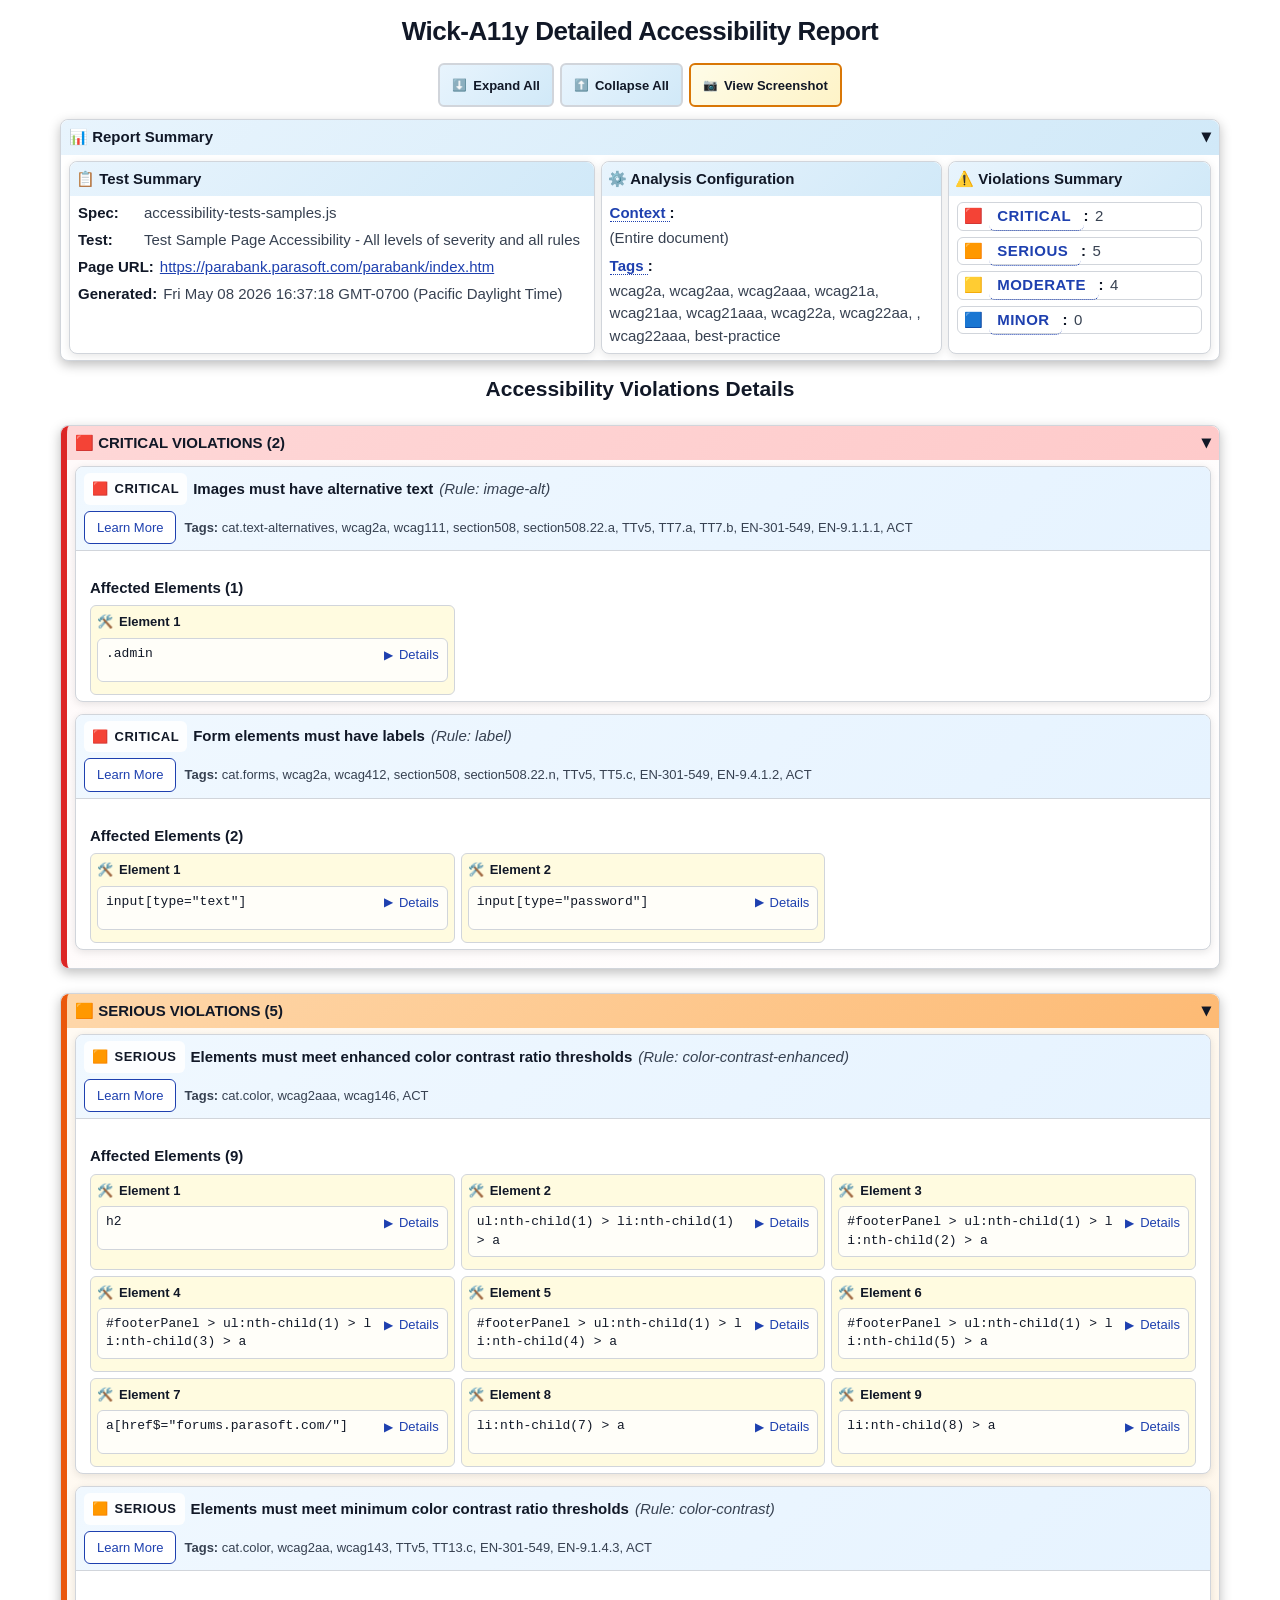
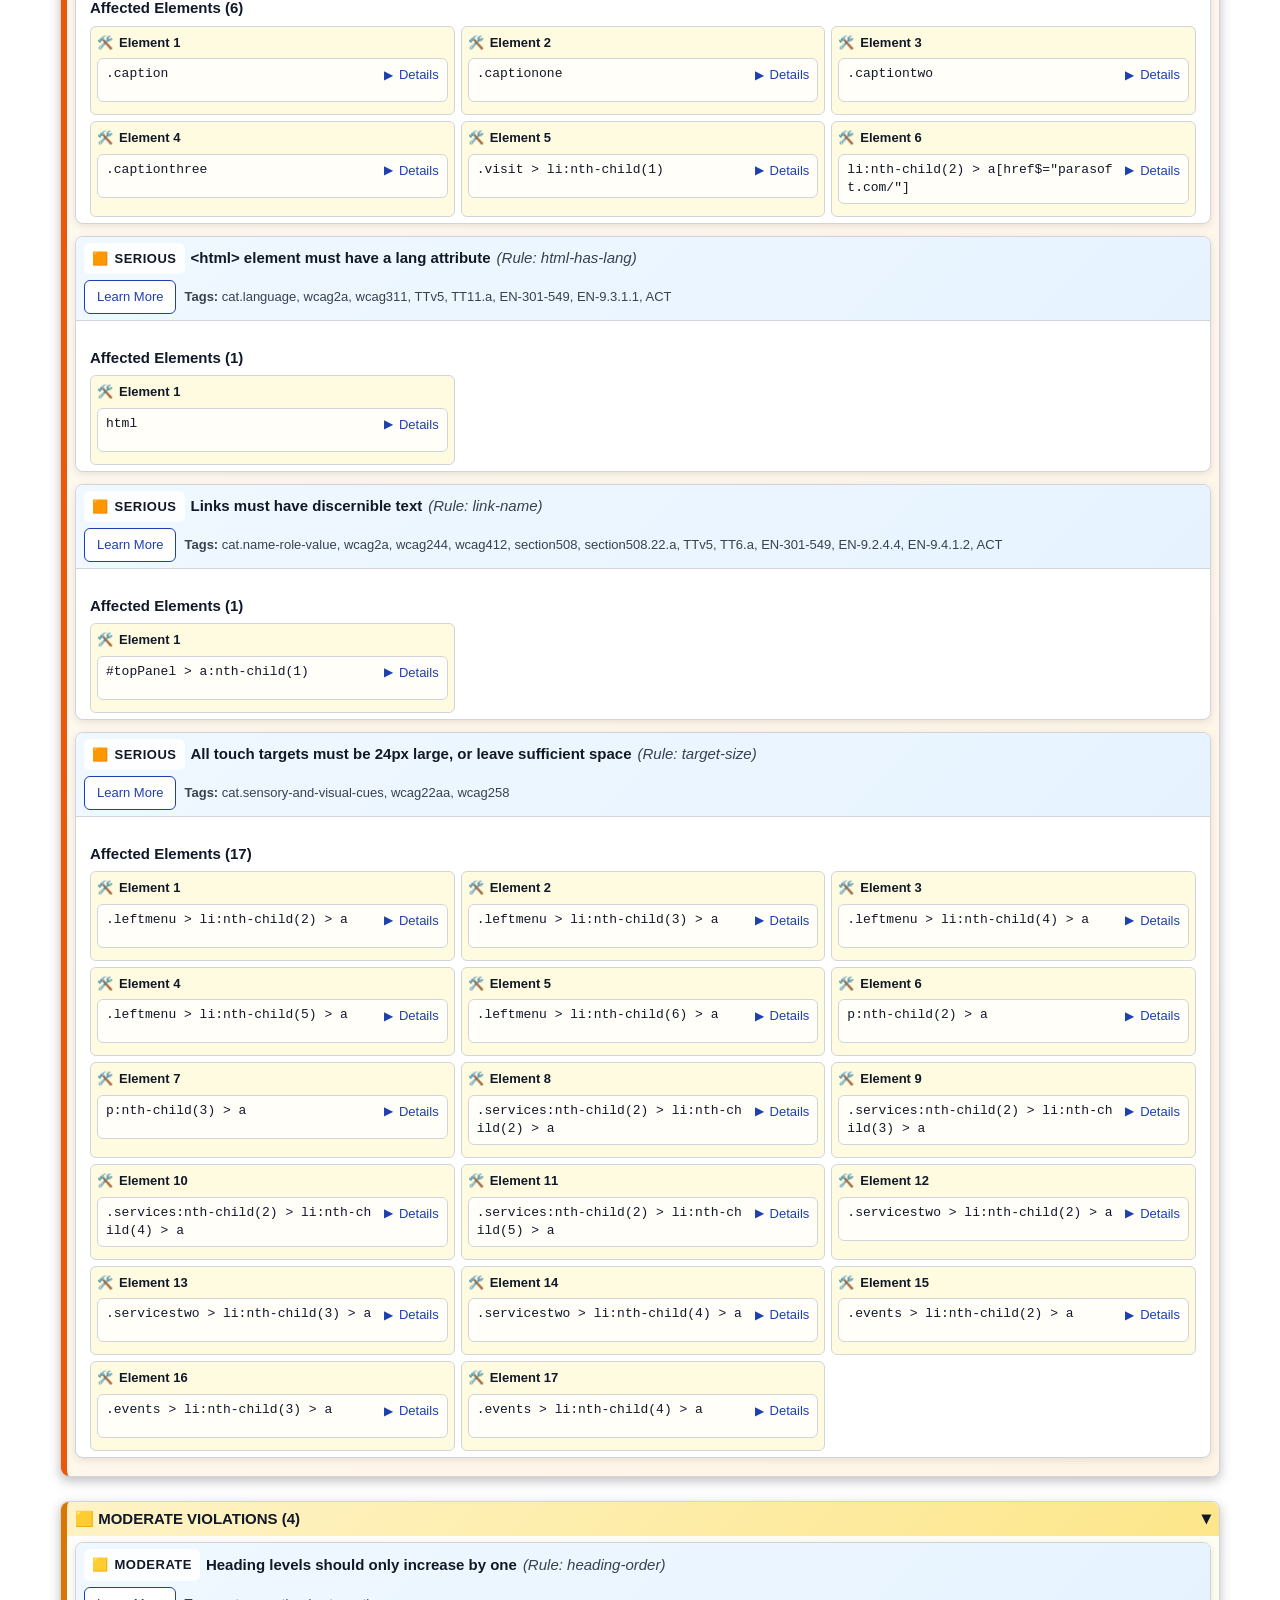
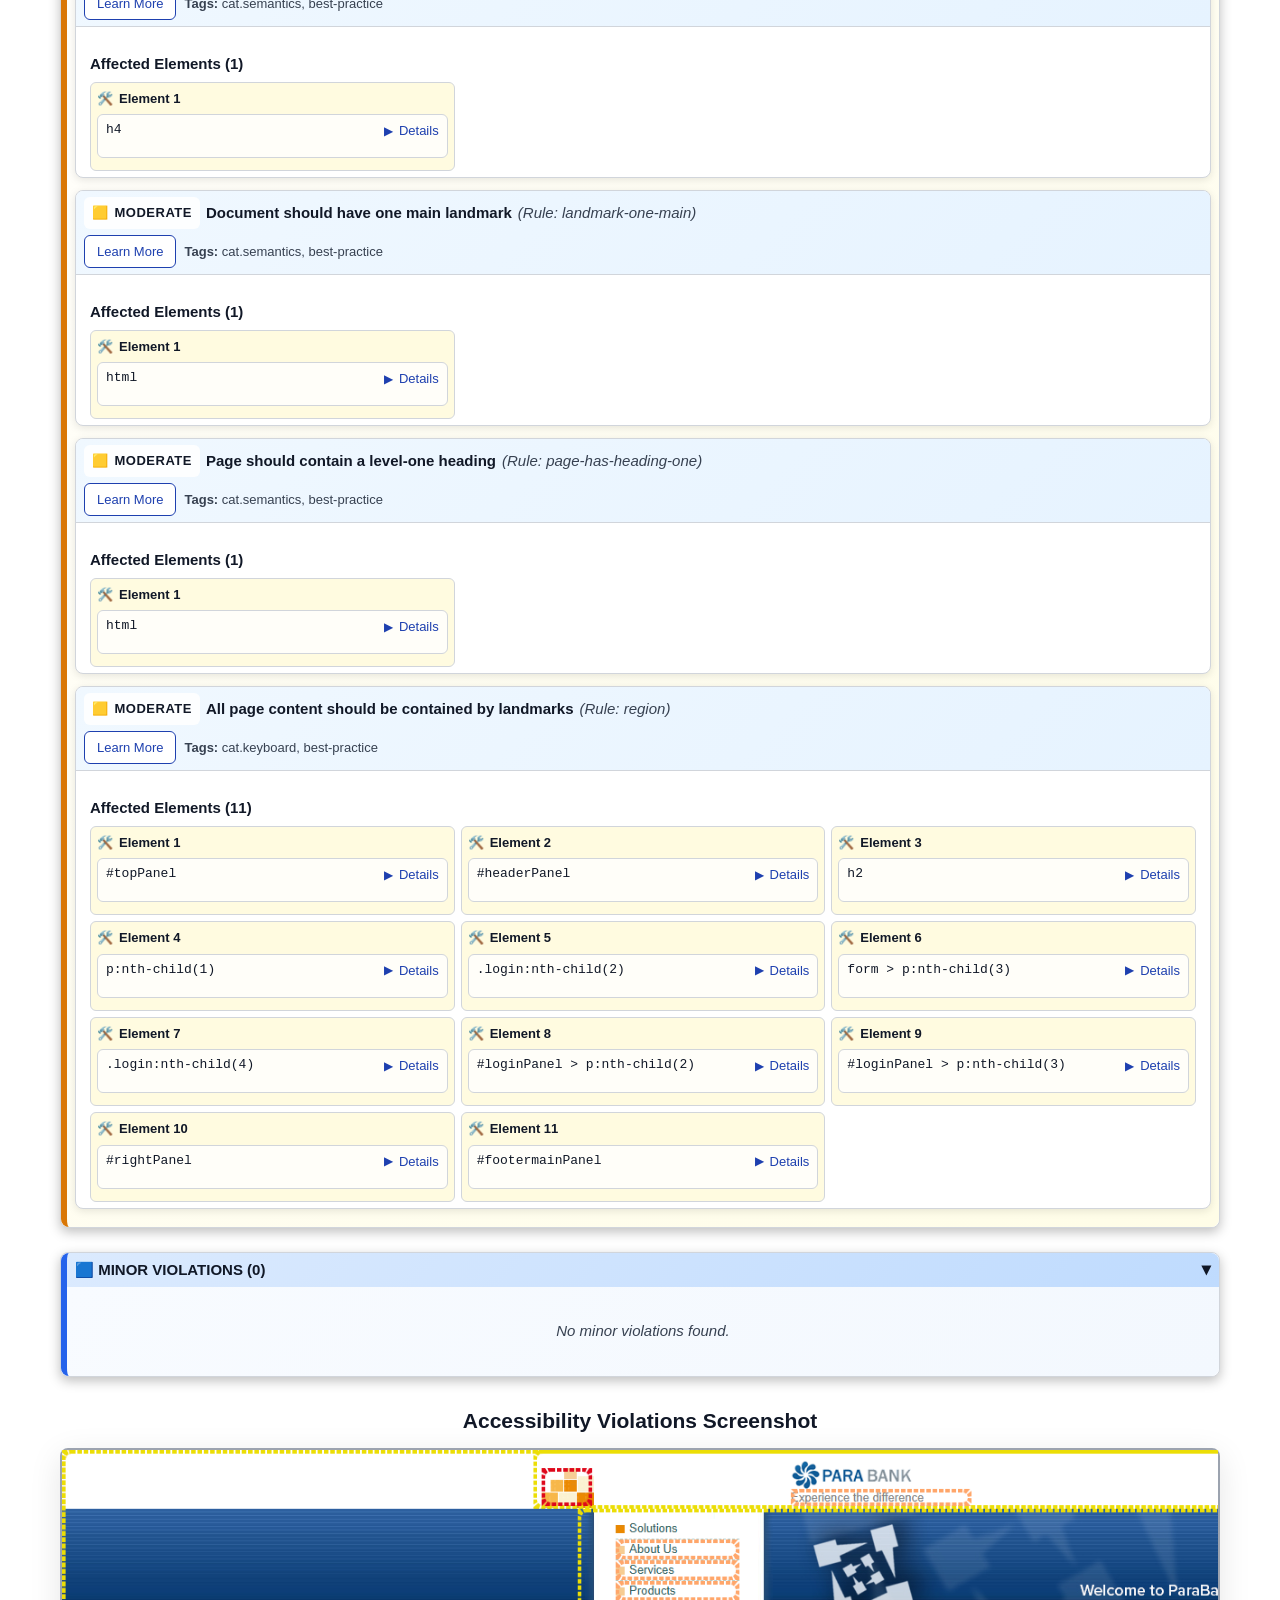
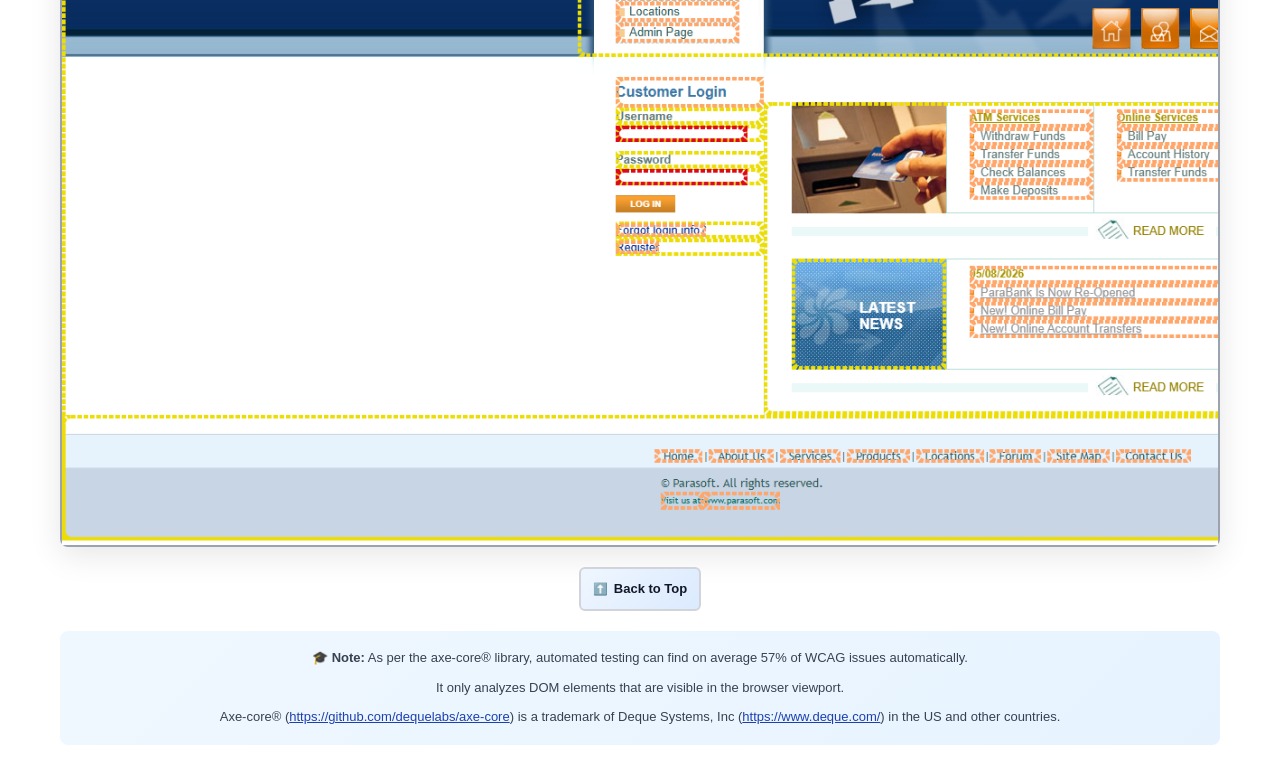
<file: samples/Accessibility Report --- accessibility-tests-samples.js --- Test Sample Page Accessibility - All levels of severity and all rules (5-8-2026 4_37_18 PM)/Accessibility Report.html>
<!DOCTYPE html>
    <html lang="en">
    <head>
        <meta charset="UTF-8">
        <meta name="viewport" content="width=device-width, initial-scale=1.0">
        <title>Wick-A11y Detailed Accessibility Report</title>
        <style>
            /* CSS Custom Properties for consistent theming - WCAG 2.2 AAA Compliant - Compact Layout */
            :root {
                --color-white: #ffffff;
                --color-primary-blue: #f0f8ff;
                --color-secondary-blue: #e6f3ff;
                --color-primary-yellow: #fffbe0;
                --color-border-light: #d1d5db;
                --color-border-medium: #9ca3af;
                --color-text-primary: #111827; /* WCAG AAA: Enhanced contrast 12.63:1 */
                --color-text-secondary: #374151; /* WCAG AAA: Enhanced contrast 9.76:1 */
                --color-text-link: #1e40af; /* WCAG AAA: Enhanced contrast 7.04:1 */
                --color-text-link-hover: #1e3a8a; /* WCAG AAA: Enhanced contrast 8.59:1 */
                --color-focus: #2563eb; /* WCAG AAA: Enhanced focus visibility */
                --color-success: #065f46; /* WCAG AAA: 7.77:1 contrast */
                --color-warning: #92400e; /* WCAG AAA: 7.04:1 contrast */
                --color-error: #991b1b; /* WCAG AAA: 8.89:1 contrast */
                --color-shadow: rgba(0, 0, 0, 0.1);
                --color-shadow-hover: rgba(0, 0, 0, 0.25);
                --font-family-primary: -apple-system, BlinkMacSystemFont, "Segoe UI", Roboto, Oxygen-Sans, Ubuntu, Cantarell, "Helvetica Neue", sans-serif;
                --font-size-base: 15px; /* Slightly smaller for compactness */
                --font-size-small: 13px; /* Reduced but still readable */
                --font-size-large: 17px; /* WCAG AAA: Large text for better readability */
                --font-size-xlarge: 21px; /* More compact heading */
                --font-size-xxlarge: 26px; /* Smaller main heading */
                --spacing-xs: 6px; /* Tighter spacing */
                --spacing-sm: 8px; /* Reduced */
                --spacing-md: 12px; /* More compact */
                --spacing-lg: 20px; /* Significantly reduced */
                --spacing-xl: 24px; /* Compact but sufficient */
                --spacing-xxl: 28px; /* WCAG AAA: Enhanced spacing options */
                --border-radius: 6px; /* Slightly smaller radius */
                --border-radius-lg: 8px; /* More compact */
                --transition-fast: 0.15s ease;
                --transition-normal: 0.25s ease;
                --min-touch-size: 44px; /* WCAG AAA: Minimum touch target size - unchanged */
            }

            /* Reset and base styles */
            * {
                box-sizing: border-box;
            }

            html, body {
                margin: 0;
                padding: 0;
                font-family: var(--font-family-primary);
                font-size: var(--font-size-base);
                line-height: 1.5; /* WCAG AAA: Improved line height for better readability */
                color: var(--color-text-primary);
                background-color: var(--color-white);
                scroll-behavior: smooth;
            }

            /* Skip link for keyboard navigation */
            .skip-link {
                position: absolute;
                top: -40px;
                left: 6px;
                background: var(--color-focus);
                color: var(--color-white);
                padding: var(--spacing-sm) var(--spacing-md);
                text-decoration: none;
                border-radius: var(--border-radius);
                z-index: 1000000000000;
                font-weight: 600;
            }

            .skip-link:focus {
                top: 6px;
            }

            /* Main container - Compact Layout */
            .container {
                max-width: 1200px;
                margin: 0 auto;
                padding: var(--spacing-md) var(--spacing-lg); /* Reduced vertical padding */
                background-color: var(--color-white);
            }

            @media (max-width: 768px) {
                .container {
                    padding: var(--spacing-sm) var(--spacing-md);
                }
            }

            /* Header styles - Compact */
            .header {
                text-align: center;
                color: var(--color-text-primary);
                font-size: var(--font-size-xxlarge);
                font-weight: 700;
                margin: 0 0 var(--spacing-md) 0; /* Reduced bottom margin */
                letter-spacing: -0.5px;
            }

            /* Control buttons - Compact */
            .control-buttons {
                display: flex;
                justify-content: center;
                gap: var(--spacing-xs); /* Tighter gap */
                margin-bottom: var(--spacing-md); /* Reduced margin */
                flex-wrap: wrap;
            }

            .control-button {
                padding: var(--spacing-xs) var(--spacing-md); /* More compact padding */
                min-height: var(--min-touch-size); /* WCAG AAA: Minimum touch size */
                min-width: var(--min-touch-size);
                background: linear-gradient(135deg, #e8f4fd 0%, #d1e9f8 100%);
                border: 2px solid var(--color-border-light); /* WCAG AAA: Enhanced border visibility */
                border-radius: var(--border-radius);
                color: var(--color-text-primary);
                font-size: var(--font-size-small); /* Smaller text for compactness */
                font-weight: 600;
                cursor: pointer;
                transition: all var(--transition-fast);
                text-decoration: none;
                display: inline-flex;
                align-items: center;
                justify-content: center;
                gap: var(--spacing-xs); /* Tighter gap */
            }

            .control-button:hover {
                background: linear-gradient(135deg, #d1e9f8 0%, #b8ddf3 100%);
                border-color: var(--color-text-link);
                transform: translateY(-1px);
                box-shadow: 0 4px 8px rgba(0, 0, 0, 0.15);
            }

            .control-button:focus {
                background: linear-gradient(135deg, #d1e9f8 0%, #b8ddf3 100%);
                border-color: var(--color-focus);
                outline: 3px solid var(--color-focus); /* WCAG AAA: 3px minimum focus indicator */
                outline-offset: 2px;
                box-shadow: 0 4px 12px rgba(37, 99, 235, 0.25);
                transform: translateY(-1px);
            }

            .control-button__icon {
                font-size: 0.9em;
            }

            /* Screenshot button - distinctive styling for image viewing */
            .control-button--screenshot {
                background: linear-gradient(135deg, #fefce8 0%, #fef3c7 100%);
                border: 2px solid #d97706;
                color: var(--color-text-primary);
                font-weight: 700;
                position: relative;
            }

            .control-button--screenshot:hover {
                background: linear-gradient(135deg, #fef3c7 0%, #fed7aa 100%);
                border-color: #c2410c;
                box-shadow: 0 4px 12px rgba(217, 119, 6, 0.25);
                transform: translateY(-1px);
            }

            .control-button--screenshot:focus {
                background: linear-gradient(135deg, #fef3c7 0%, #fed7aa 100%);
                border-color: #d97706;
                outline: 3px solid #d97706;
                outline-offset: 2px;
                box-shadow: 0 4px 16px rgba(217, 119, 6, 0.3);
                transform: translateY(-1px);
            }

            .control-button--screenshot:active {
                transform: translateY(0px);
                box-shadow: 0 2px 6px rgba(217, 119, 6, 0.2);
            }

            /* Scroll to top container - centered positioning - Compact */
            .scroll-to-top-container {
                display: flex;
                justify-content: center;
                margin-top: var(--spacing-lg); /* Reduced margin */
                margin-bottom: var(--spacing-lg); /* Reduced margin */
            }

            /* Scroll to top button - distinctive blue styling */
            .control-button--scroll-top {
                background: linear-gradient(135deg, #eff6ff 0%, #dbeafe 100%);
                border: 2px solid var(--color-border-light);
                color: var(--color-text-primary);
                font-weight: 700;
                position: relative;
            }

            .control-button--scroll-top:hover {
                background: linear-gradient(135deg, #dbeafe 0%, #bfdbfe 100%);
                border-color: #1e40af;
                box-shadow: 0 4px 12px rgba(29, 78, 216, 0.25);
                transform: translateY(-1px);
            }

            .control-button--scroll-top:focus {
                background: linear-gradient(135deg, #dbeafe 0%, #bfdbfe 100%);
                border-color: #1d4ed8;
                outline: 3px solid #1d4ed8;
                outline-offset: 2px;
                box-shadow: 0 4px 16px rgba(29, 78, 216, 0.3);
                transform: translateY(-1px);
            }

            .control-button--scroll-top:active {
                transform: translateY(0px);
                box-shadow: 0 2px 6px rgba(29, 78, 216, 0.2);
            }

            /* Summary section wrapper - Compact */
            .summary-wrapper {
                border: 1px solid var(--color-border-light);
                border-radius: var(--border-radius-lg);
                background: var(--color-white);
                margin-bottom: var(--spacing-md); /* Reduced margin */
                box-shadow: 0 2px 8px var(--color-shadow);
                transition: box-shadow var(--transition-normal);
            }

            .summary-wrapper:hover {
                box-shadow: 0 4px 12px var(--color-shadow-hover);
            }

            .summary-wrapper[open] {
                box-shadow: 0 4px 12px var(--color-shadow-hover);
            }

            .summary-wrapper__toggle {
                width: 100%;
                padding: var(--spacing-xs) var(--spacing-sm); /* More compact padding */
                background: linear-gradient(135deg, #e8f4fd 0%, #d1e9f8 100%);
                border: none;
                border-radius: var(--border-radius-lg) var(--border-radius-lg) 0 0;
                cursor: pointer;
                display: flex;
                align-items: center;
                justify-content: space-between;
                font-size: var(--font-size-base); /* Smaller font for compactness */
                font-weight: 600;
                color: var(--color-text-primary);
                transition: background-color var(--transition-fast);
                list-style: none;
            }

            .summary-wrapper__toggle::-webkit-details-marker {
                display: none;
            }

            .summary-wrapper__toggle:hover {
                background: linear-gradient(135deg, #d1e9f8 0%, #b8ddf3 100%);
                outline: 2px solid var(--color-text-link);
                outline-offset: -2px;
            }

            .summary-wrapper__toggle:focus {
                background: linear-gradient(135deg, #d1e9f8 0%, #b8ddf3 100%);
                outline: 3px solid var(--color-focus);
                outline-offset: 2px;
            }

            /* Fix rounded corners when collapsed */
            .summary-wrapper:not([open]) .summary-wrapper__toggle {
                border-radius: var(--border-radius-lg);
            }

            .summary-wrapper__icon {
                transition: transform var(--transition-fast);
                font-size: 0.8em;
            }

            .summary-wrapper[open] .summary-wrapper__icon {
                transform: rotate(90deg);
            }

            /* Horizontal summary grid layout - Compact */
            .summary-grid {
                display: grid;
                grid-template-columns: 2fr 1.3fr 1fr;
                gap: var(--spacing-xs); /* Tighter gap */
                padding: var(--spacing-xs) var(--spacing-sm); /* More compact padding */
            }

            @media (max-width: 1024px) {
                .summary-grid {
                    grid-template-columns: 1fr;
                    gap: var(--spacing-xs);
                    padding: var(--spacing-xs); /* Compact mobile padding */
                }
            }

            /* Collapsible summary sections */
            .summary-section {
                border: 1px solid var(--color-border-light);
                border-radius: var(--border-radius-lg);
                background: var(--color-white);
                box-shadow: 0 2px 8px var(--color-shadow);
                transition: box-shadow var(--transition-normal);
            }

            .summary-section:hover {
                box-shadow: 0 4px 12px var(--color-shadow-hover);
            }

            .summary-section[open] {
                box-shadow: 0 4px 12px var(--color-shadow-hover);
            }

            .summary-section__toggle {
                width: 100%;
                padding: var(--spacing-xs); /* More compact padding */
                background: linear-gradient(135deg, #e8f4fd 0%, #d1e9f8 100%);
                border: none;
                border-radius: var(--border-radius-lg) var(--border-radius-lg) 0 0;
                cursor: pointer;
                display: flex;
                align-items: center;
                justify-content: space-between;
                font-size: var(--font-size-small); /* Smaller font for compactness */
                font-weight: 600;
                color: var(--color-text-primary);
                transition: background-color var(--transition-fast);
                list-style: none;
            }

            .summary-section__toggle::-webkit-details-marker {
                display: none;
            }

            .summary-section__toggle:hover {
                background: linear-gradient(135deg, #d1e9f8 0%, #b8ddf3 100%);
            }

            .summary-section__toggle:focus {
                background: linear-gradient(135deg, #d1e9f8 0%, #b8ddf3 100%);
                outline: 3px solid var(--color-focus); /* WCAG AAA: Enhanced focus indicator */
                outline-offset: 2px;
                box-shadow: 0 0 0 1px var(--color-focus);
            }

            /* Fix rounded corners when collapsed */
            .summary-section:not([open]) .summary-section__toggle {
                border-radius: var(--border-radius-lg);
            }

            .summary-section__icon {
                transition: transform var(--transition-fast);
                font-size: 0.8em;
            }

            .summary-section[open] .summary-section__icon {
                transform: rotate(90deg);
            }

            /* Static header for non-expandable summary sections - Compact */
            .summary-section__header {
                padding: var(--spacing-xs); /* More compact padding */
                background: linear-gradient(135deg, #e8f4fd 0%, #d1e9f8 100%);
                border-radius: var(--border-radius-lg) var(--border-radius-lg) 0 0;
                // font-size: var(--font-size-small); /* Smaller font for compactness */
                font-weight: 600;
                color: var(--color-text-primary);
            }

            .summary-section__content {
                padding: var(--spacing-xs) var(--spacing-sm); /* More compact padding */
            }

            /* Configuration item 2-line layout - Compact */
            .config-item {
                display: flex;
                flex-direction: column;
                gap: 2px; /* Tighter gap between label and value */
                margin-bottom: var(--spacing-xs); /* Reduced margin */
            }

            .config-item:last-child {
                margin-bottom: 0;
            }

            .config-item__label {
                font-weight: 600;
                color: var(--color-text-primary);
                font-size: var(--font-size-base);
            }

            .config-item__value {
                color: var(--color-text-secondary);
                word-break: break-word;
                font-size: var(--font-size-base);
            }

            /* Legacy card layout - keep for backward compatibility */
            .card-grid {
                display: grid;
                grid-template-columns: 1fr 1fr;
                gap: var(--spacing-lg);
                margin-bottom: var(--spacing-xl);
            }

            @media (max-width: 768px) {
                .card-grid {
                    grid-template-columns: 1fr;
                    gap: var(--spacing-md);
                }
            }

            .card {
                background: var(--color-white);
                border: 1px solid var(--color-border-light);
                border-radius: var(--border-radius-lg);
                padding: var(--spacing-sm);
                box-shadow: 0 2px 8px var(--color-shadow);
                transition: box-shadow var(--transition-normal), transform var(--transition-fast);
            }

            .card:hover {
                box-shadow: 0 6px 20px var(--color-shadow-hover);
                transform: translateY(-2px);
            }

            .card--blue {
                background: linear-gradient(135deg, var(--color-primary-blue) 0%, var(--color-secondary-blue) 100%);
            }

            .card--yellow {
                background: linear-gradient(135deg, var(--color-primary-yellow) 0%, #fef8e0 100%);
            }

            .card--full-width {
                grid-column: 1 / -1;
            }

            /* Card headers */
            .card__header {
                font-size: var(--font-size-large);
                font-weight: 600;
                margin: 0 0 var(--spacing-md) 0;
                color: var(--color-text-primary);
                border-bottom: 2px solid var(--color-border-light);
                padding-bottom: var(--spacing-sm);
            }

            /* Summary items - Compact */
            .summary-item {
                display: flex;
                flex-wrap: wrap;
                align-items: center;
                margin-bottom: var(--spacing-xs); /* Reduced margin */
                font-size: var(--font-size-base); /* Smaller font */
                line-height: 1.4; /* Slightly tighter line height but still accessible */
            }

            .summary-item:last-child {
                margin-bottom: 0;
            }

            .summary-item__label {
                font-weight: 600;
                margin-right: var(--spacing-xs);
                color: var(--color-text-primary);
                min-width: 60px; /* Reduced width for compactness */
            }

            .summary-item__value {
                color: var(--color-text-secondary);
                word-break: break-word;
            }

            /* Impact severity indicators - Compact */
            .impact-indicator {
                display: flex;
                align-items: center;
                margin-bottom: var(--spacing-xs); /* Reduced margin */
                padding: 2px var(--spacing-xs); /* More compact padding */
                border-radius: var(--border-radius);
                background: rgba(255, 255, 255, 0.7);
                border: 1px solid var(--color-border-light);
                transition: background-color var(--transition-fast);
            }

            .impact-indicator:hover {
                background: rgba(255, 255, 255, 0.9);
            }

            .impact-indicator__icon {
                margin-right: var(--spacing-xs); /* Reduced margin */
                font-size: var(--font-size-base); /* Smaller icon */
            }

            .impact-indicator__label {
                font-weight: 600;
                margin-right: var(--spacing-xs);
                text-transform: uppercase;
                font-size: var(--font-size-base);
                letter-spacing: 0.5px;
            }

            .impact-indicator__count {
                color: var(--color-text-secondary);
                font-weight: 500;
                font-size: var(--font-size-base);
            }

            /* Severity navigation links */
            .severity-link {
                color: inherit;
                text-decoration: none;
                text-transform: uppercase;
                font-weight: 600;
                border-bottom: 2px solid transparent;
                transition: all var(--transition-normal);
                padding: var(--spacing-xs) var(--spacing-sm);
                display: inline-block;
                position: relative;
                border-radius: var(--border-radius);
                cursor: pointer;
            }

            .severity-link:hover {
                color: var(--color-text-link);
                border-bottom-color: var(--color-text-link);
                text-decoration: none;
                background: rgba(30, 64, 175, 0.1);
                transform: translateY(-1px);
                box-shadow: 0 2px 8px rgba(30, 64, 175, 0.15);
            }

            .severity-link:focus {
                outline: 3px solid var(--color-focus); /* WCAG AAA: Enhanced focus indicator */
                outline-offset: 2px;
                border-radius: var(--border-radius);
                color: var(--color-text-link);
                border-bottom-color: var(--color-text-link);
                text-decoration: none;
                background: rgba(30, 64, 175, 0.1);
                transform: translateY(-1px);
                box-shadow: 0 2px 8px rgba(30, 64, 175, 0.15);
            }

            .severity-link:active {
                transform: translateY(0px);
                box-shadow: 0 1px 4px rgba(30, 64, 175, 0.1);
            }

            /* Links */
            a {
                color: var(--color-text-link);
                text-decoration: underline;
                transition: color var(--transition-fast);
            }

            a:hover {
                color: var(--color-text-link-hover);
            }

            a:focus {
                outline: 3px solid var(--color-focus); /* WCAG AAA: Enhanced focus indicator */
                outline-offset: 3px;
                border-radius: 3px;
                background: rgba(37, 99, 235, 0.1); /* WCAG AAA: Enhanced focus background */
            }

            /* Tooltip improvements with smart positioning */
            .tooltip {
                position: relative;
                display: inline;
                cursor: help;
                border-bottom: 1px dotted var(--color-text-link);
                color: var(--color-text-link);
                transition: color var(--transition-fast);
            }

            .tooltip:hover,
            .tooltip:focus {
                color: var(--color-text-link-hover);
                border-bottom-color: var(--color-text-link-hover);
            }

            .tooltip:focus {
                outline: 3px solid var(--color-focus); /* WCAG AAA: Enhanced focus indicator */
                outline-offset: 2px;
                border-radius: 3px;
                background: rgba(37, 99, 235, 0.1);
            }

            .tooltip__content {
                visibility: hidden;
                opacity: 0;
                position: absolute;
                bottom: 125%;
                left: 50%;
                transform: translateX(-50%);
                width: max-content;
                max-width: 500px;
                background: var(--color-text-primary);
                color: var(--color-white);
                padding: var(--spacing-sm) var(--spacing-md);
                border-radius: var(--border-radius);
                font-size: var(--font-size-small);
                line-height: 1.4;
                text-align: left;
                z-index: 1000000000000;
                transition: opacity var(--transition-normal), visibility var(--transition-normal);
                box-shadow: 0 4px 12px rgba(0, 0, 0, 0.3);
                /* Ensure consistent paragraph and text formatting */
                font-family: var(--font-family-primary);
                font-weight: 400;
                letter-spacing: normal;
                word-spacing: normal;
                text-transform: none;
            }

            /* Consistent paragraph spacing within tooltips for both sections */
            .tooltip__content br {
                line-height: 1.4;
                margin: var(--spacing-xs) 0;
            }

            /* Ensure consistent text formatting within tooltips */
            .tooltip__content p {
                margin: var(--spacing-xs) 0;
                font-size: var(--font-size-small);
                line-height: 1.4;
                font-weight: 400;
            }

            .tooltip__content p:first-child {
                margin-top: 0;
            }

            .tooltip__content p:last-child {
                margin-bottom: 0;
            }

            /* Analysis Configuration tooltips - narrower and positioned to the left */
            .card--yellow .tooltip__content {
                max-width: 300px;
                left: 0;
                transform: translateX(0);
                /* Ensure consistent font and paragraph styling */
                font-family: var(--font-family-primary);
                font-size: var(--font-size-small);
                line-height: 1.4;
                font-weight: 400;
            }

            .card--yellow .tooltip__content::after {
                left: 20px;
                transform: translateX(0);
            }

            /* Mobile layout: all tooltips anchored to the left when cards are stacked */
            @media (max-width: 1024px) {
                .summary-section:nth-child(2) .tooltip__content, /* Analysis Configuration */
                .summary-section:nth-child(3) .tooltip__content  /* Violations Summary */
                {
                    left: 0;
                    transform: translateX(0);
                    max-width: 300px;
                    /* Ensure consistent font and paragraph styling */
                    font-family: var(--font-family-primary);
                    font-size: var(--font-size-small);
                    line-height: 1.4;
                    font-weight: 400;
                }

                .summary-section:nth-child(2) .tooltip__content::after, /* Analysis Configuration */
                .summary-section:nth-child(3) .tooltip__content::after  /* Violations Summary */
                {
                    left: 20px;
                    transform: translateX(0);
                }
            }

            /* Desktop layout: Violations Summary tooltips anchored to the right */
            @media (min-width: 1025px) {
                .summary-section:nth-child(3) .tooltip__content /* Violations Summary */
                {
                    left: auto;
                    right: 0;
                    transform: translateX(0);
                    max-width: 400px;
                    /* Ensure consistent font and paragraph styling */
                    font-family: var(--font-family-primary);
                    font-size: var(--font-size-small);
                    line-height: 1.4;
                    font-weight: 400;
                }

                .summary-section:nth-child(3) .tooltip__content::after /* Violations Summary */
                {
                    left: auto;
                    right: 20px;
                    transform: translateX(0);
                }
            }

            /* Smart positioning for tooltips near viewport edges */
            .tooltip--left .tooltip__content {
                left: 0;
                transform: translateX(0);
            }

            .tooltip--right .tooltip__content {
                left: auto;
                right: 0;
                transform: translateX(0);
            }

            .tooltip--bottom .tooltip__content {
                bottom: auto;
                top: 125%;
            }

            .tooltip__content::after {
                content: "";
                position: absolute;
                top: 100%;
                left: 50%;
                transform: translateX(-50%);
                border: 6px solid transparent;
                border-top-color: var(--color-text-primary);
            }

            .tooltip--left .tooltip__content::after {
                left: 20px;
                transform: translateX(0);
            }

            .tooltip--right .tooltip__content::after {
                left: auto;
                right: 20px;
                transform: translateX(0);
            }

            .tooltip--bottom .tooltip__content::after {
                top: -6px;
                border-top-color: transparent;
                border-bottom-color: var(--color-text-primary);
            }

            .tooltip:hover .tooltip__content,
            .tooltip:focus .tooltip__content {
                visibility: visible;
                opacity: 1;
            }

            /* Violations section - Compact */
            .violations-section {
                margin-top: var(--spacing-md); /* Reduced margin */
            }

            /* Severity-based violation sections - Compact */
            .severity-section {
                border: 1px solid var(--color-border-light);
                border-radius: var(--border-radius-lg);
                background: var(--color-white);
                margin-bottom: var(--spacing-xl);
                box-shadow: 0 2px 8px var(--color-shadow);
                transition: box-shadow var(--transition-normal);
            }

            .severity-section:hover {
                box-shadow: 0 4px 12px var(--color-shadow-hover);
            }

            .severity-section[open] {
                box-shadow: 0 4px 12px var(--color-shadow-hover);
            }

            .severity-section__toggle {
                width: 100%;
                padding: var(--spacing-xs) var(--spacing-sm); /* More compact padding */
                border: none;
                border-radius: var(--border-radius-lg) var(--border-radius-lg) 0 0;
                cursor: pointer;
                display: flex;
                align-items: center;
                justify-content: space-between;
                font-size: var(--font-size-base); /* Smaller font for compactness */
                font-weight: 600;
                color: var(--color-text-primary);
                transition: background-color var(--transition-fast);
                list-style: none;
            }

            .severity-section__toggle::-webkit-details-marker {
                display: none;
            }

            .severity-section__toggle:hover {
                filter: brightness(0.95);
            }

            .severity-section__toggle:focus {
                outline: 3px solid var(--color-focus); /* WCAG AAA: Enhanced focus indicator */
                outline-offset: 2px;
                box-shadow: 0 0 0 1px var(--color-focus);
            }

            /* Fix rounded corners when collapsed */
            .severity-section:not([open]) .severity-section__toggle {
                border-radius: var(--border-radius-lg);
            }

             .severity-section--critical .severity-section__toggle {
                 background: linear-gradient(135deg, #fed7d7 0%, #fecaca 100%);
                 border-left: 6px solid #dc2626;
             }

             .severity-section--serious .severity-section__toggle {
                 background: linear-gradient(135deg, #fed7aa 0%, #fdba74 100%);
                 border-left: 6px solid #ea580c;
             }

             .severity-section--moderate .severity-section__toggle {
                 background: linear-gradient(135deg, #fef3c7 0%, #fde68a 100%); 
                 border-left: 6px solid #d97706;
             }

             .severity-section--minor .severity-section__toggle {
                 background: linear-gradient(135deg, #dbeafe 0%, #bfdbfe 100%);
                 border-left: 6px solid #2563eb;
             }

            
            .severity-section--critical .severity-section__toggle:hover {
                outline: 3px solid #dc2626;
                outline-offset: -2px;
            }

            .severity-section--serious .severity-section__toggle:hover {
                outline: 3px solid #ea580c;
                outline-offset: -2px;
            }

            .severity-section--moderate .severity-section__toggle:hover {
                outline: 3px solid #d97706;
                outline-offset: -2px;
            }

            .severity-section--minor .severity-section__toggle:hover {
                outline: 3px solid #2563eb;
                outline-offset: -2px;
            }

            .severity-section__icon {
                transition: transform var(--transition-fast);
                font-size: 0.8em;
                margin-left: var(--spacing-xs);
            }

            .severity-section[open] .severity-section__icon {
                transform: rotate(90deg);
            }

             .severity-section__content {
                 padding: var(--spacing-xs) var(--spacing-sm); /* More compact padding */
                 border-radius: 0 0 var(--border-radius-lg) var(--border-radius-lg);
                 margin: 0;
             }
             
             /* Severity-specific content styling with proper rounded corners */
             .severity-section--critical .severity-section__content {
                 background: linear-gradient(135deg, #fffafa 0%, #fffefe 100%);
                 border-left: 6px solid #dc2626;
                 border-radius: 0 0 var(--border-radius-lg) var(--border-radius-lg);
             }

             .severity-section--serious .severity-section__content {
                 background: linear-gradient(135deg, #fffaf3 0%, #fff5e6 100%);
                 border-left: 6px solid #ea580c;
                 border-radius: 0 0 var(--border-radius-lg) var(--border-radius-lg);
             }

             .severity-section--moderate .severity-section__content {
                 background: linear-gradient(135deg, #fffefb 0%, #fffde7 100%);
                 border-left: 6px solid #d97706;
                 border-radius: 0 0 var(--border-radius-lg) var(--border-radius-lg);
             }

             .severity-section--minor .severity-section__content {
                 background: linear-gradient(135deg, #f8fbff 0%, #f3f8fe 100%);
                 border-left: 6px solid #2563eb;
                 border-radius: 0 0 var(--border-radius-lg) var(--border-radius-lg);
             }

            .violations-title {
                font-size: var(--font-size-xlarge);
                font-weight: 700;
                margin: 0 0 var(--spacing-lg) 0;
                color: var(--color-text-primary);
                text-align: center;
            }

            .violations-list {
                list-style: none;
                padding: 0;
                margin: 0;
            }

            .violation-card {
                background: var(--color-white);
                border: 1px solid var(--color-border-light);
                border-radius: var(--border-radius-lg);
                margin-bottom: var(--spacing-md); /* Reduced margin */
                box-shadow: 0 2px 8px var(--color-shadow);
                overflow: hidden;
                transition: box-shadow var(--transition-normal), transform var(--transition-fast);
            }

            .violation-card:hover {
                box-shadow: 0 6px 24px var(--color-shadow-hover);
                transform: translateY(-2px);
            }

            .violation-card__header {
                padding: var(--spacing-xs) var(--spacing-sm); /* More compact padding */
                background: linear-gradient(135deg, var(--color-primary-blue) 0%, var(--color-secondary-blue) 100%);
                border-bottom: 1px solid var(--color-border-light);
            }

            .violation-card__title {
                font-size: var(--font-size-base); /* Smaller font for compactness */
                font-weight: 600;
                margin: 0 0 var(--spacing-xs) 0; /* Reduced margin */
                color: var(--color-text-primary);
                display: flex;
                align-items: center;
                flex-wrap: wrap;
                gap: var(--spacing-xs); /* Tighter gap */
            }

            .violation-card__impact {
                background: rgba(255, 255, 255, 0.9);
                padding: var(--spacing-xs) var(--spacing-sm);
                border-radius: var(--border-radius);
                font-size: var(--font-size-small);
                font-weight: 600;
                text-transform: uppercase;
                letter-spacing: 0.5px;
                display: flex;
                align-items: center;
                gap: var(--spacing-xs);
            }

            .violation-card__rule-id {
                font-style: italic;
                color: var(--color-text-secondary);
                font-weight: 400;
            }

            .violation-card__meta {
                display: flex;
                flex-wrap: wrap;
                gap: var(--spacing-sm); /* Reduced gap */
                align-items: center;
                margin-top: var(--spacing-xs); /* Reduced margin */
            }

            .violation-card__link {
                display: inline-flex;
                align-items: center;
                padding: var(--spacing-xs) var(--spacing-md);
                background: var(--color-white);
                border: 1px solid var(--color-text-link);
                border-radius: var(--border-radius);
                text-decoration: none;
                font-size: var(--font-size-small);
                font-weight: 500;
                transition: all var(--transition-fast);
            }

            .violation-card__link:hover {
                background: var(--color-text-link);
                color: var(--color-white);
                transform: translateY(-1px);
            }

            .violation-card__tags {
                font-size: var(--font-size-small);
                color: var(--color-text-secondary);
                font-weight: 500;
            }

            .violation-card__content {
                padding: var(--spacing-xs) var(--spacing-sm); /* More compact padding */
            }


            .affected-elements {
                list-style: none;
                padding: 0 var(--spacing-xs) 0 var(--spacing-xs); /* More compact padding */
                margin: 0;
                display: grid;
                grid-template-columns: repeat(auto-fit, minmax(280px, 1fr)); /* Slightly smaller min width */
                gap: var(--spacing-xs); /* Tighter gap */
            }

            .violation-card__content h4 {
                padding: 0 var(--spacing-xs) 0 var(--spacing-xs); /* More compact padding */
                margin-bottom: var(--spacing-xs); /* Reduced margin */
                font-size: var(--font-size-base); /* Smaller font */
            }

            @media (min-width: 1200px) {
                .affected-elements {
                    grid-template-columns: 1fr 1fr 1fr;
                }
            }

            @media (max-width: 768px) {
                .affected-elements {
                    grid-template-columns: 1fr;
                }
            }

            .affected-element {
                background: var(--color-primary-yellow);
                border: 1px solid var(--color-border-light);
                border-radius: var(--border-radius);
                padding: var(--spacing-xs); /* More compact padding */
                transition: background-color var(--transition-fast);
            }

            .affected-element:hover {
                background: #fef6d0;
            }

            .affected-element__header {
                display: flex;
                align-items: center;
                gap: var(--spacing-xs); /* Tighter gap */
                margin-bottom: var(--spacing-xs); /* Reduced margin */
                font-weight: 600;
                font-size: var(--font-size-small);
                color: var(--color-text-primary);
            }

             /* Affected element expandable details container - Compact */
             .affected-element__details {
                 width: 100%;
                 margin-bottom: var(--spacing-xs); /* Reduced spacing between collapsed elements */
             }

             /* Remove margin when expanded since expandable content has its own margin */
             .affected-element__details[open] {
                 margin-bottom: 0;
             }

             /* Selector with integrated toggle control */
             .affected-element__selector-toggle {
                 width: 100%;
                 display: flex;
                 align-items: flex-start; /* Align to top instead of center */
                 justify-content: space-between;
                 padding: var(--spacing-xs) var(--spacing-sm);
                 background: rgba(255, 255, 255, 0.8);
                 border: 1px solid var(--color-border-light);
                 border-radius: var(--border-radius);
                 cursor: pointer;
                 font-size: var(--font-size-small);
                 color: var(--color-text-primary);
                 transition: all var(--transition-fast);
                 list-style: none;
                 margin-bottom: 0; /* Remove spacing */
                 min-height: var(--min-touch-size); /* WCAG AAA: Minimum touch target */
             }

             /* When expanded, selector should have rounded top corners only */
             .affected-element__details[open] .affected-element__selector-toggle {
                 border-radius: var(--border-radius) var(--border-radius) 0 0;
                 border-bottom: none;
             }

             /* When collapsed, selector should have rounded corners on all sides */
             .affected-element__details:not([open]) .affected-element__selector-toggle {
                 border-radius: var(--border-radius);
             }

             .affected-element__selector-toggle::-webkit-details-marker {
                 display: none;
             }

             .affected-element__selector-toggle::marker {
                 display: none;
             }

             .affected-element__selector-toggle:hover {
                 background: rgba(255, 255, 255, 1);
                 border-color: var(--color-text-link);
                 box-shadow: 0 2px 4px rgba(30, 64, 175, 0.1);
             }

             .affected-element__selector-toggle:focus {
                 outline: 3px solid var(--color-focus); /* WCAG AAA: Enhanced focus indicator */
                 outline-offset: 2px;
                 background: rgba(255, 255, 255, 1);
                 border-color: var(--color-focus);
                 box-shadow: 0 2px 8px rgba(37, 99, 235, 0.2);
             }

             /* Selector text with monospace font */
             .affected-element__selector-text {
                 font-family: 'Monaco', 'Menlo', 'Ubuntu Mono', monospace;
                 flex: 1;
                 word-break: break-all;
                 text-align: left;
                 margin-right: var(--spacing-sm);
                 line-height: 1.4; /* Consistent line height for multi-line selectors */
             }

             /* Toggle control on the right */
             .affected-element__toggle-control {
                 display: flex;
                 align-items: center;
                 gap: var(--spacing-xs);
                 font-size: var(--font-size-small);
                 color: var(--color-text-link);
                 font-weight: 500;
                 flex-shrink: 0;
                 line-height: 1.2; /* Match selector text line height for perfect alignment */
                 padding-top: 2px; /* Fine-tune alignment with first line of text */
             }

             /* Toggle icon with rotation animation */
             .affected-element__toggle-icon {
                 font-size: 12px;
                 transition: transform var(--transition-fast);
                 color: var(--color-text-link);
                 display: inline-block;
             }

             .affected-element__details[open] .affected-element__toggle-icon {
                 transform: rotate(90deg);
             }

             /* Toggle label */
             .affected-element__toggle-label {
                 font-size: var(--font-size-small);
                 font-weight: 500;
                 color: var(--color-text-link);
             }

             /* Expandable content - Compact */
             .affected-element__expandable-content {
                 padding: var(--spacing-xs); /* More compact padding */
                 background: linear-gradient(180deg, rgba(255, 255, 255, 0.3) 0%, rgba(255, 255, 255, 0.5) 100%);
                 border: 1px solid var(--color-border-light);
                 border-top: 2px solid rgba(30, 64, 175, 0.1); /* Stylish visual separator */
                 border-radius: 0 0 var(--border-radius) var(--border-radius);
                 font-size: var(--font-size-small);
                 line-height: 1.4; /* Slightly tighter line height but still accessible */
                 color: var(--color-text-secondary);
                 margin-bottom: var(--spacing-xs); /* Reduced bottom margin for spacing between elements */
                 position: relative;
             }

             /* Optional: Add a subtle decorative element */
             .affected-element__expandable-content::before {
                 content: "";
                 position: absolute;
                 top: 0;
                 left: var(--spacing-sm);
                 right: var(--spacing-sm);
                 height: 1px;
                 background: linear-gradient(90deg, transparent 0%, rgba(30, 64, 175, 0.2) 50%, transparent 100%);
                 pointer-events: none;
             }

             /* Legacy expandable styles for other components */
             .expandable {
                 border: 1px solid var(--color-border-light);
                 border-radius: var(--border-radius);
                 background: rgba(255, 255, 255, 0.9);
                 margin-top: var(--spacing-sm);
             }

             .expandable__toggle {
                 width: 100%;
                 padding: var(--spacing-sm);
                 background: none;
                 cursor: pointer;
                 display: flex;
                 align-items: center;
                 gap: var(--spacing-xs);
                 font-size: var(--font-size-small);
                 font-weight: 500;
                 color: var(--color-text-primary);
                 transition: background-color var(--transition-fast);
                 list-style: none;
             }

             .expandable__toggle::-webkit-details-marker {
                 display: none;
             }

             .expandable__toggle::marker {
                 display: none;
             }

             .expandable__toggle:hover {
                 background: rgba(0, 0, 0, 0.05);
             }

             .expandable__toggle:focus {
                 outline: 3px solid var(--color-focus); /* WCAG AAA: Enhanced focus indicator */
                 outline-offset: 2px;
                 background: rgba(37, 99, 235, 0.1);
                 box-shadow: 0 0 0 1px var(--color-focus);
             }

             /* Fix rounded corners when collapsed */
             .expandable:not([open]) .expandable__toggle {
                 border-radius: var(--border-radius);
             }

             .expandable__icon {
                 font-size: 12px;
                 transition: transform var(--transition-fast);
                 color: var(--color-text-link);
                 display: inline-block;
             }

             .expandable[open] .expandable__icon {
                 transform: rotate(90deg);
             }

             .expandable__content {
                 padding: 0 var(--spacing-sm) var(--spacing-sm) var(--spacing-sm);
                 border-top: 1px solid var(--color-border-light);
                 background: rgba(255, 255, 255, 0.5);
                 font-size: var(--font-size-small);
                 line-height: 1.5;
                 color: var(--color-text-secondary);
             }

            /* Screenshot section - Compact */
            .screenshot-section {
                margin-top: var(--spacing-xxl); /* Reduced margin */
                text-align: center;
            }

            .screenshot-title {
                font-size: var(--font-size-xlarge); /* Smaller font for compactness */
                font-weight: 700;
                margin: 0 0 var(--spacing-md) 0; /* Reduced margin */
                color: var(--color-text-primary);
            }

            /* Mobile responsive adjustments for screenshot section - Compact */
            @media (max-width: 768px) {
                .screenshot-section {
                    margin-top: var(--spacing-md); /* More compact */
                    text-align: center;
                }
                
                .screenshot-title {
                    font-size: var(--font-size-base); /* Smaller for mobile compactness */
                    margin: 0 0 var(--spacing-sm) 0; /* Reduced margin */
                    line-height: 1.4; /* WCAG 2.2 AAA: Better line height for readability */
                }
            }

            @media (max-width: 480px) {
                .screenshot-section {
                    margin-top: var(--spacing-sm); /* Very compact for small screens */
                }
                
                .screenshot-title {
                    font-size: var(--font-size-small); /* Smaller font */
                    font-weight: 600;
                    margin: 0 0 var(--spacing-xs) 0; /* Minimal margin */
                    padding: 0 var(--spacing-xs); /* Prevent text from touching edges */
                }
            }

            .screenshot-container {
                display: block;
                width: 100%;
                max-width: 1200px;
                margin: 0 auto;
                border-radius: var(--border-radius-lg);
                overflow: hidden;
                box-shadow: 0 8px 32px var(--color-shadow);
                transition: transform var(--transition-normal);
            }

            /* Desktop hover effect */
            @media (hover: hover) and (pointer: fine) {
                .screenshot-container:hover {
                    transform: scale(1.02);
                }
            }

            /* Mobile responsive adjustments */
            @media (max-width: 768px) {
                .screenshot-container {
                    margin: 0 auto;
                    border-radius: var(--border-radius);
                    box-shadow: 0 4px 16px var(--color-shadow);
                }
            }

            @media (max-width: 480px) {
                .screenshot-container {
                    border-radius: var(--border-radius);
                    box-shadow: 0 2px 8px var(--color-shadow);
                }
            }

            .screenshot-image {
                width: 100%;
                height: auto;
                display: block;
                border: 2px solid var(--color-border-medium);
            }

            /* Interactive overlay styles for screenshot */

            .screenshot-overlay svg {
                width: 100%;
                height: 100%;
                border-radius: 10px;
                position: absolute;
                transform: translateX(-50%);
            }

            .screenshot-overlay rect {
                width: 100%;
                height: 100%;
                border-radius: 10px;
                transition: all var(--transition-fast);
            }

            /* Severity-specific overlay styles */
            .screenshot-overlay--critical rect {
                fill: #DE071B;
                fill-opacity: 0;
                stroke: none;
                stroke-width: 0;
            }

            .screenshot-overlay--serious rect {
                fill: #FFA66A;
                fill-opacity: 0;
                stroke: none;
                stroke-width: 0;
            }

            .screenshot-overlay--moderate rect {
                fill: #ECDE05;
                fill-opacity: 0;
                stroke: none;
                stroke-width: 0;
            }

            .screenshot-overlay--minor rect {
                fill: #4598FF;
                fill-opacity: 0;
                stroke: none;
                stroke-width: 0;
            }

            /* Hover effects for overlays */
            .screenshot-overlay:hover rect {
                fill: #FF00FF;
                fill-opacity: 0.3;
                stroke: none;
                stroke-width: 0;
                transform: scale(1.05);
            }


            /* Footer - Compact */
            .footer {
                margin-top: var(--spacing-md); /* Reduced margin */
                padding: var(--spacing-xs) var(--spacing-md); /* More compact padding */
                background: linear-gradient(135deg, var(--color-primary-blue) 0%, var(--color-secondary-blue) 100%);
                border-radius: var(--border-radius-lg);
                text-align: center;
                color: var(--color-text-secondary);
                font-size: var(--font-size-small);
                line-height: 1.3; /* Slightly more line height for better readability in compact layout */
            }

            /* Focus management for better accessibility */
            .focusable {
                transition: outline var(--transition-fast);
            }

            .focusable:focus {
                outline: 2px solid var(--color-focus);
                outline-offset: 2px;
            }


            /* Z-index hierarchy for violations by severity */
            .screenshot-overlay.screenshot-overlay--critical {
                z-index: 1000000000;
            }
            .screenshot-overlay.screenshot-overlay--serious {
                z-index: 10000000;
            }
            .screenshot-overlay.screenshot-overlay--moderate {
                z-index: 100000;
            }
            .screenshot-overlay.screenshot-overlay--minor {
                z-index: 1000;
            }

            /* HTML violations always go to the back (lowest z-index) */
            .screenshot-overlay.screenshot-overlay--send-back {
                z-index: 1 !important;
            }

            /* Ensure overlays stay within image bounds */
            .screenshot-overlay-container {
                position: relative;
                display: block;
                width: 100%; !important
                height: 100%; !important
                overflow: hidden; /* Clip overlays to image bounds */
            }

             .screenshot-overlay {
                 position: absolute;
                 pointer-events: auto;
                 cursor: pointer;
                 transition: all var(--transition-fast);
                 border-radius: 10px;
                 z-index: 10;
                 /* Ensure overlays don't exceed container bounds */
                 max-width: 100%;
                 max-height: 100%;
                 box-sizing: border-box;
                 /* Minimum size for visibility - handled dynamically in JavaScript */
                 min-width: 4px;
                 min-height: 4px;
             }

            /* Mobile-specific overlay adjustments */
            @media (max-width: 768px) {
                .screenshot-overlay {
                    /* Mobile styling - sizes handled dynamically in JavaScript */
                    border-radius: 8px;
                }
            }

            @media (max-width: 480px) {
                .screenshot-overlay {
                    /* Small screen styling - sizes handled dynamically in JavaScript */
                    border-radius: 6px;
                }
            }

            /* Print styles */
            @media print {
                .container {
                    max-width: none;
                    margin: 0;
                    padding: 20px;
                }
                
                .card {
                    break-inside: avoid;
                    box-shadow: none;
                    border: 1px solid #ccc;
                }
                
                .violation-card {
                    break-inside: avoid;
                    box-shadow: none;
                    border: 1px solid #ccc;
                }
            }
        </style>
    </head>
    <body>
        <a href="#main-content" class="skip-link">Skip to main content</a>
        
        <div class="container">
            <header role="banner">
                <h1 class="header" tabindex="-1">Wick-A11y Detailed Accessibility Report</h1>
                
                <!-- Control Buttons -->
                <div class="control-buttons">
                    <button type="button" class="control-button" onclick="expandAllSections()" aria-label="Expand all collapsible sections to show their content">
                        <span class="control-button__icon">⬇️</span>
                        <span>Expand All</span>
                    </button>
                    <button type="button" class="control-button" onclick="collapseAllSections()" aria-label="Collapse all collapsible sections to hide their content">
                        <span class="control-button__icon">⬆️</span>
                        <span>Collapse All</span>
                    </button>
                    <button type="button" class="control-button control-button--screenshot" onclick="scrollToScreenshot()" aria-label="Scroll to accessibility violations screenshot image">
                        <span class="control-button__icon">📷</span>
                        <span>View Screenshot</span>
                    </button>
                </div>
            </header>

            <main id="main-content" role="main">
                <!-- Summary Cards Group -->
                <details class="summary-wrapper" open id="summary-wrapper">
                    <summary class="summary-wrapper__toggle">
                        <span>📊 Report Summary</span>
                        <span class="summary-wrapper__icon">▶</span>
                    </summary>
                    <div class="summary-grid">
                        <div class="summary-section">
                            <div class="summary-section__header" id="summary-heading">
                                <span>📋 Test Summary</span>
                            </div>
                            <div class="summary-section__content">
                                <div class="summary-item">
                                    <span class="summary-item__label">Spec:</span>
                                    <span class="summary-item__value">accessibility-tests-samples.js</span>
                                </div>
                                <div class="summary-item">
                                    <span class="summary-item__label">Test:</span>
                                    <span class="summary-item__value">Test Sample Page Accessibility - All levels of severity and all rules</span>
                                </div>
                                <div class="summary-item">
                                    <span class="summary-item__label">Page URL:</span>
                                    <span class="summary-item__value">
                                        <a href="https://parabank.parasoft.com/parabank/index.htm" target="_blank" rel="noopener noreferrer" aria-label="Open tested page in new tab">https://parabank.parasoft.com/parabank/index.htm</a>
                                    </span>
                                </div>
                                <div class="summary-item">
                                    <span class="summary-item__label">Generated:</span>
                                    <span class="summary-item__value">Fri May 08 2026 16:37:18 GMT-0700 (Pacific Daylight Time)</span>
                                </div>
                            </div>
                        </div>

                        <div class="summary-section">
                            <div class="summary-section__header">
                                <span>⚙️ Analysis Configuration</span>
                            </div>
                            <div class="summary-section__content">
                                <div class="config-item">
                                    <div class="config-item__label">
                                        <span tabindex="0" class="tooltip focusable" aria-describedby="tooltip-context">
                                            Context
                                            <span id="tooltip-context" class="tooltip__content" role="tooltip">
                                                Context defines the scope considered in the accessibility analysis, specifying which elements have been tested and which have not been tested.
                                            </span>
                                        </span>:
                                    </div>
                                    <div class="config-item__value">(Entire document)</div>
                                </div>
                                <div class="config-item">
                                    <div class="config-item__label">
                                        <span tabindex="0" class="tooltip focusable" aria-describedby="tooltip-tags">
                                            Tags
                                            <span id="tooltip-tags" class="tooltip__content" role="tooltip">
                                                Tags define the severity of violations that have been considered in the accessibility analysis.
                                            </span>
                                        </span>:
                                    </div>
                                    <div class="config-item__value">wcag2a, wcag2aa, wcag2aaa, wcag21a, wcag21aa, wcag21aaa, wcag22a, wcag22aa, , wcag22aaa, best-practice</div>
                                </div>
                                
                            </div>
                        </div>

                        <div class="summary-section">
                            <div class="summary-section__header">
                                <span>⚠️ Violations Summary</span>
                            </div>
                            <div class="summary-section__content">
                                
                                        <div class="impact-indicator">
                                            <span class="impact-indicator__icon" aria-hidden="true">🟥</span>
                                            <span class="impact-indicator__label">
                                                <a href="#section-critical" class="severity-link tooltip focusable" aria-describedby="tooltip-critical" aria-label="Go to critical violations section">
                                                    critical
                                                    <span id="tooltip-critical" class="tooltip__content" role="tooltip">
                                                        A 'CRITICAL' accessibility violation represents a significant barrier that prevents users with disabilities
            from accessing core functionality or content.<br>For example, images must have alternate text (alt text) to
            ensure that visually impaired users can understand the content of the images through screen readers.
            Missing alt text on critical images can be a substantial obstacle to accessibility.
                                                    </span>
                                                </a>:
                                            </span>
                                            <span class="impact-indicator__count">2</span>
                                        </div>
                                        <div class="impact-indicator">
                                            <span class="impact-indicator__icon" aria-hidden="true">🟧</span>
                                            <span class="impact-indicator__label">
                                                <a href="#section-serious" class="severity-link tooltip focusable" aria-describedby="tooltip-serious" aria-label="Go to serious violations section">
                                                    serious
                                                    <span id="tooltip-serious" class="tooltip__content" role="tooltip">
                                                        A 'SERIOUS' accessibility violation significantly degrades the user experience for individuals with disabilities
            but does not completely block access.<br>For instance, elements must meet minimum color contrast ratio thresholds.
            If text and background colors do not have sufficient contrast, users with visual impairments or color blindness may
            find it difficult to read the content.
                                                    </span>
                                                </a>:
                                            </span>
                                            <span class="impact-indicator__count">5</span>
                                        </div>
                                        <div class="impact-indicator">
                                            <span class="impact-indicator__icon" aria-hidden="true">🟨</span>
                                            <span class="impact-indicator__label">
                                                <a href="#section-moderate" class="severity-link tooltip focusable" aria-describedby="tooltip-moderate" aria-label="Go to moderate violations section">
                                                    moderate
                                                    <span id="tooltip-moderate" class="tooltip__content" role="tooltip">
                                                        A 'MODERATE' accessibility violation impacts the user experience but with less severe consequences.
            These issues can cause some confusion or inconvenience.<br>For example, all page content should be contained by landmarks.
            Properly defining landmarks (like header, main, nav) helps screen reader users to navigate and understand the structure
            of the page better.
                                                    </span>
                                                </a>:
                                            </span>
                                            <span class="impact-indicator__count">4</span>
                                        </div>
                                        <div class="impact-indicator">
                                            <span class="impact-indicator__icon" aria-hidden="true">🟦</span>
                                            <span class="impact-indicator__label">
                                                <a href="#section-minor" class="severity-link tooltip focusable" aria-describedby="tooltip-minor" aria-label="Go to minor violations section">
                                                    minor
                                                    <span id="tooltip-minor" class="tooltip__content" role="tooltip">
                                                        A 'MINOR' accessibility violation has a minimal impact on accessibility. These issues are typically more related to best
            practices and can slightly inconvenience users.<br>For instance, the ARIA role should be appropriate for the element means
            that ARIA roles assigned to elements should match their purpose to avoid confusion for screen reader users, though it does
            not significantly hinder access if not perfectly used.
                                                    </span>
                                                </a>:
                                            </span>
                                            <span class="impact-indicator__count">0</span>
                                        </div>
                            </div>
                        </div>
                    </div>
                </details>

                <!-- Violations Details by Severity -->
                <section aria-labelledby="violations-heading" class="violations-section">
                    <h2 id="violations-heading" class="violations-title">Accessibility Violations Details</h2>
                    
                            <details class="severity-section severity-section--critical" open id="section-critical">
                                <summary class="severity-section__toggle">
                                    <span>
                                        <span aria-hidden="true">🟥</span>
                                        CRITICAL VIOLATIONS (2)
                                    </span>
                                    <span class="severity-section__icon">▶</span>
                                </summary>
                                <div class="severity-section__content">
                                    <ul class="violations-list" style="list-style: none; padding: 0; margin: 0;">
                                        
                                            <li class="violation-card">
                                                <div class="violation-card__header">
                                                    <h3 class="violation-card__title" id="violation-critical-0">
                                                        <span class="violation-card__impact">
                                                            <span aria-hidden="true">🟥</span>
                                                            critical
                                                        </span>
                                                        <span>Images must have alternative text</span>
                                                        <span class="violation-card__rule-id">(Rule: image-alt)</span>
                                                    </h3>
                                                    <div class="violation-card__meta">
                                                        <a href="https://dequeuniversity.com/rules/axe/4.10/image-alt?application=axeAPI" target="_blank" rel="noopener noreferrer" class="violation-card__link" aria-label="Learn more about Images must have alternative text rule">
                                                            Learn More
                                                        </a>
                                                        <span class="violation-card__tags">
                                                            <strong>Tags:</strong> cat.text-alternatives, wcag2a, wcag111, section508, section508.22.a, TTv5, TT7.a, TT7.b, EN-301-549, EN-9.1.1.1, ACT
                                                        </span>
                                                    </div>
                                                </div>
                                                <div class="violation-card__content">
                                                    <h4 class="affected-elements-title">Affected Elements (1)</h4>
                                                    <ul class="affected-elements">
                                                         
                                                             <li class="affected-element">
                                                                 <div class="affected-element__header">
                                                                     <span aria-hidden="true">🛠️</span>
                                                                     <span>Element 1</span>
                                                                 </div>
                                                                 <details class="affected-element__details">
                                                                     <summary class="affected-element__selector-toggle">
                                                                         <span class="affected-element__selector-text">
                                                                             .admin
                                                                         </span>
                                                                         <span class="affected-element__toggle-control">
                                                                             <span class="affected-element__toggle-icon">▶</span>
                                                                             <span class="affected-element__toggle-label">Details</span>
                                                                         </span>
                                                                     </summary>
                                                                     <div class="affected-element__expandable-content">
                                                                         <p><strong>Fix any of the following:</strong></p><p>•   Element does not have an alt attribute</p><p>•   aria-label attribute does not exist or is empty</p><p>•   aria-labelledby attribute does not exist, references elements that do not exist or references elements that are empty</p><p>•   Element has no title attribute</p><p>•   Element&#39;s default semantics were not overridden with role=&quot;none&quot; or role=&quot;presentation&quot;</p>
                                                                     </div>
                                                                 </details>
                                                             </li>
                                                         
                                                    </ul>
                                                </div>
                                            </li>
                                        
                                            <li class="violation-card">
                                                <div class="violation-card__header">
                                                    <h3 class="violation-card__title" id="violation-critical-1">
                                                        <span class="violation-card__impact">
                                                            <span aria-hidden="true">🟥</span>
                                                            critical
                                                        </span>
                                                        <span>Form elements must have labels</span>
                                                        <span class="violation-card__rule-id">(Rule: label)</span>
                                                    </h3>
                                                    <div class="violation-card__meta">
                                                        <a href="https://dequeuniversity.com/rules/axe/4.10/label?application=axeAPI" target="_blank" rel="noopener noreferrer" class="violation-card__link" aria-label="Learn more about Form elements must have labels rule">
                                                            Learn More
                                                        </a>
                                                        <span class="violation-card__tags">
                                                            <strong>Tags:</strong> cat.forms, wcag2a, wcag412, section508, section508.22.n, TTv5, TT5.c, EN-301-549, EN-9.4.1.2, ACT
                                                        </span>
                                                    </div>
                                                </div>
                                                <div class="violation-card__content">
                                                    <h4 class="affected-elements-title">Affected Elements (2)</h4>
                                                    <ul class="affected-elements">
                                                         
                                                             <li class="affected-element">
                                                                 <div class="affected-element__header">
                                                                     <span aria-hidden="true">🛠️</span>
                                                                     <span>Element 1</span>
                                                                 </div>
                                                                 <details class="affected-element__details">
                                                                     <summary class="affected-element__selector-toggle">
                                                                         <span class="affected-element__selector-text">
                                                                             input[type=&quot;text&quot;]
                                                                         </span>
                                                                         <span class="affected-element__toggle-control">
                                                                             <span class="affected-element__toggle-icon">▶</span>
                                                                             <span class="affected-element__toggle-label">Details</span>
                                                                         </span>
                                                                     </summary>
                                                                     <div class="affected-element__expandable-content">
                                                                         <p><strong>Fix any of the following:</strong></p><p>•   Element does not have an implicit (wrapped) &lt;label&gt;</p><p>•   Element does not have an explicit &lt;label&gt;</p><p>•   aria-label attribute does not exist or is empty</p><p>•   aria-labelledby attribute does not exist, references elements that do not exist or references elements that are empty</p><p>•   Element has no title attribute</p><p>•   Element has no placeholder attribute</p><p>•   Element&#39;s default semantics were not overridden with role=&quot;none&quot; or role=&quot;presentation&quot;</p>
                                                                     </div>
                                                                 </details>
                                                             </li>
                                                         
                                                             <li class="affected-element">
                                                                 <div class="affected-element__header">
                                                                     <span aria-hidden="true">🛠️</span>
                                                                     <span>Element 2</span>
                                                                 </div>
                                                                 <details class="affected-element__details">
                                                                     <summary class="affected-element__selector-toggle">
                                                                         <span class="affected-element__selector-text">
                                                                             input[type=&quot;password&quot;]
                                                                         </span>
                                                                         <span class="affected-element__toggle-control">
                                                                             <span class="affected-element__toggle-icon">▶</span>
                                                                             <span class="affected-element__toggle-label">Details</span>
                                                                         </span>
                                                                     </summary>
                                                                     <div class="affected-element__expandable-content">
                                                                         <p><strong>Fix any of the following:</strong></p><p>•   Element does not have an implicit (wrapped) &lt;label&gt;</p><p>•   Element does not have an explicit &lt;label&gt;</p><p>•   aria-label attribute does not exist or is empty</p><p>•   aria-labelledby attribute does not exist, references elements that do not exist or references elements that are empty</p><p>•   Element has no title attribute</p><p>•   Element has no placeholder attribute</p><p>•   Element&#39;s default semantics were not overridden with role=&quot;none&quot; or role=&quot;presentation&quot;</p>
                                                                     </div>
                                                                 </details>
                                                             </li>
                                                         
                                                    </ul>
                                                </div>
                                            </li>
                                        
                                    </ul>
                                </div>
                            </details>
                        
                            <details class="severity-section severity-section--serious" open id="section-serious">
                                <summary class="severity-section__toggle">
                                    <span>
                                        <span aria-hidden="true">🟧</span>
                                        SERIOUS VIOLATIONS (5)
                                    </span>
                                    <span class="severity-section__icon">▶</span>
                                </summary>
                                <div class="severity-section__content">
                                    <ul class="violations-list" style="list-style: none; padding: 0; margin: 0;">
                                        
                                            <li class="violation-card">
                                                <div class="violation-card__header">
                                                    <h3 class="violation-card__title" id="violation-serious-0">
                                                        <span class="violation-card__impact">
                                                            <span aria-hidden="true">🟧</span>
                                                            serious
                                                        </span>
                                                        <span>Elements must meet enhanced color contrast ratio thresholds</span>
                                                        <span class="violation-card__rule-id">(Rule: color-contrast-enhanced)</span>
                                                    </h3>
                                                    <div class="violation-card__meta">
                                                        <a href="https://dequeuniversity.com/rules/axe/4.10/color-contrast-enhanced?application=axeAPI" target="_blank" rel="noopener noreferrer" class="violation-card__link" aria-label="Learn more about Elements must meet enhanced color contrast ratio thresholds rule">
                                                            Learn More
                                                        </a>
                                                        <span class="violation-card__tags">
                                                            <strong>Tags:</strong> cat.color, wcag2aaa, wcag146, ACT
                                                        </span>
                                                    </div>
                                                </div>
                                                <div class="violation-card__content">
                                                    <h4 class="affected-elements-title">Affected Elements (9)</h4>
                                                    <ul class="affected-elements">
                                                         
                                                             <li class="affected-element">
                                                                 <div class="affected-element__header">
                                                                     <span aria-hidden="true">🛠️</span>
                                                                     <span>Element 1</span>
                                                                 </div>
                                                                 <details class="affected-element__details">
                                                                     <summary class="affected-element__selector-toggle">
                                                                         <span class="affected-element__selector-text">
                                                                             h2
                                                                         </span>
                                                                         <span class="affected-element__toggle-control">
                                                                             <span class="affected-element__toggle-icon">▶</span>
                                                                             <span class="affected-element__toggle-label">Details</span>
                                                                         </span>
                                                                     </summary>
                                                                     <div class="affected-element__expandable-content">
                                                                         <p><strong>Fix any of the following:</strong></p><p>•   Element has insufficient color contrast of 4.67 (foreground color: #3979aa, background color: #ffffff, font size: 12.0pt (16px), font weight: bold). Expected contrast ratio of 7:1</p>
                                                                     </div>
                                                                 </details>
                                                             </li>
                                                         
                                                             <li class="affected-element">
                                                                 <div class="affected-element__header">
                                                                     <span aria-hidden="true">🛠️</span>
                                                                     <span>Element 2</span>
                                                                 </div>
                                                                 <details class="affected-element__details">
                                                                     <summary class="affected-element__selector-toggle">
                                                                         <span class="affected-element__selector-text">
                                                                             ul:nth-child(1) &gt; li:nth-child(1) &gt; a
                                                                         </span>
                                                                         <span class="affected-element__toggle-control">
                                                                             <span class="affected-element__toggle-icon">▶</span>
                                                                             <span class="affected-element__toggle-label">Details</span>
                                                                         </span>
                                                                     </summary>
                                                                     <div class="affected-element__expandable-content">
                                                                         <p><strong>Fix any of the following:</strong></p><p>•   Element has insufficient color contrast of 6.86 (foreground color: #2f5958, background color: #e6f2fc, font size: 9.8pt (13px), font weight: normal). Expected contrast ratio of 7:1</p>
                                                                     </div>
                                                                 </details>
                                                             </li>
                                                         
                                                             <li class="affected-element">
                                                                 <div class="affected-element__header">
                                                                     <span aria-hidden="true">🛠️</span>
                                                                     <span>Element 3</span>
                                                                 </div>
                                                                 <details class="affected-element__details">
                                                                     <summary class="affected-element__selector-toggle">
                                                                         <span class="affected-element__selector-text">
                                                                             #footerPanel &gt; ul:nth-child(1) &gt; li:nth-child(2) &gt; a
                                                                         </span>
                                                                         <span class="affected-element__toggle-control">
                                                                             <span class="affected-element__toggle-icon">▶</span>
                                                                             <span class="affected-element__toggle-label">Details</span>
                                                                         </span>
                                                                     </summary>
                                                                     <div class="affected-element__expandable-content">
                                                                         <p><strong>Fix any of the following:</strong></p><p>•   Element has insufficient color contrast of 6.86 (foreground color: #2f5958, background color: #e6f2fc, font size: 9.8pt (13px), font weight: normal). Expected contrast ratio of 7:1</p>
                                                                     </div>
                                                                 </details>
                                                             </li>
                                                         
                                                             <li class="affected-element">
                                                                 <div class="affected-element__header">
                                                                     <span aria-hidden="true">🛠️</span>
                                                                     <span>Element 4</span>
                                                                 </div>
                                                                 <details class="affected-element__details">
                                                                     <summary class="affected-element__selector-toggle">
                                                                         <span class="affected-element__selector-text">
                                                                             #footerPanel &gt; ul:nth-child(1) &gt; li:nth-child(3) &gt; a
                                                                         </span>
                                                                         <span class="affected-element__toggle-control">
                                                                             <span class="affected-element__toggle-icon">▶</span>
                                                                             <span class="affected-element__toggle-label">Details</span>
                                                                         </span>
                                                                     </summary>
                                                                     <div class="affected-element__expandable-content">
                                                                         <p><strong>Fix any of the following:</strong></p><p>•   Element has insufficient color contrast of 6.86 (foreground color: #2f5958, background color: #e6f2fc, font size: 9.8pt (13px), font weight: normal). Expected contrast ratio of 7:1</p>
                                                                     </div>
                                                                 </details>
                                                             </li>
                                                         
                                                             <li class="affected-element">
                                                                 <div class="affected-element__header">
                                                                     <span aria-hidden="true">🛠️</span>
                                                                     <span>Element 5</span>
                                                                 </div>
                                                                 <details class="affected-element__details">
                                                                     <summary class="affected-element__selector-toggle">
                                                                         <span class="affected-element__selector-text">
                                                                             #footerPanel &gt; ul:nth-child(1) &gt; li:nth-child(4) &gt; a
                                                                         </span>
                                                                         <span class="affected-element__toggle-control">
                                                                             <span class="affected-element__toggle-icon">▶</span>
                                                                             <span class="affected-element__toggle-label">Details</span>
                                                                         </span>
                                                                     </summary>
                                                                     <div class="affected-element__expandable-content">
                                                                         <p><strong>Fix any of the following:</strong></p><p>•   Element has insufficient color contrast of 6.86 (foreground color: #2f5958, background color: #e6f2fc, font size: 9.8pt (13px), font weight: normal). Expected contrast ratio of 7:1</p>
                                                                     </div>
                                                                 </details>
                                                             </li>
                                                         
                                                             <li class="affected-element">
                                                                 <div class="affected-element__header">
                                                                     <span aria-hidden="true">🛠️</span>
                                                                     <span>Element 6</span>
                                                                 </div>
                                                                 <details class="affected-element__details">
                                                                     <summary class="affected-element__selector-toggle">
                                                                         <span class="affected-element__selector-text">
                                                                             #footerPanel &gt; ul:nth-child(1) &gt; li:nth-child(5) &gt; a
                                                                         </span>
                                                                         <span class="affected-element__toggle-control">
                                                                             <span class="affected-element__toggle-icon">▶</span>
                                                                             <span class="affected-element__toggle-label">Details</span>
                                                                         </span>
                                                                     </summary>
                                                                     <div class="affected-element__expandable-content">
                                                                         <p><strong>Fix any of the following:</strong></p><p>•   Element has insufficient color contrast of 6.86 (foreground color: #2f5958, background color: #e6f2fc, font size: 9.8pt (13px), font weight: normal). Expected contrast ratio of 7:1</p>
                                                                     </div>
                                                                 </details>
                                                             </li>
                                                         
                                                             <li class="affected-element">
                                                                 <div class="affected-element__header">
                                                                     <span aria-hidden="true">🛠️</span>
                                                                     <span>Element 7</span>
                                                                 </div>
                                                                 <details class="affected-element__details">
                                                                     <summary class="affected-element__selector-toggle">
                                                                         <span class="affected-element__selector-text">
                                                                             a[href$=&quot;forums.parasoft.com/&quot;]
                                                                         </span>
                                                                         <span class="affected-element__toggle-control">
                                                                             <span class="affected-element__toggle-icon">▶</span>
                                                                             <span class="affected-element__toggle-label">Details</span>
                                                                         </span>
                                                                     </summary>
                                                                     <div class="affected-element__expandable-content">
                                                                         <p><strong>Fix any of the following:</strong></p><p>•   Element has insufficient color contrast of 6.86 (foreground color: #2f5958, background color: #e6f2fc, font size: 9.8pt (13px), font weight: normal). Expected contrast ratio of 7:1</p>
                                                                     </div>
                                                                 </details>
                                                             </li>
                                                         
                                                             <li class="affected-element">
                                                                 <div class="affected-element__header">
                                                                     <span aria-hidden="true">🛠️</span>
                                                                     <span>Element 8</span>
                                                                 </div>
                                                                 <details class="affected-element__details">
                                                                     <summary class="affected-element__selector-toggle">
                                                                         <span class="affected-element__selector-text">
                                                                             li:nth-child(7) &gt; a
                                                                         </span>
                                                                         <span class="affected-element__toggle-control">
                                                                             <span class="affected-element__toggle-icon">▶</span>
                                                                             <span class="affected-element__toggle-label">Details</span>
                                                                         </span>
                                                                     </summary>
                                                                     <div class="affected-element__expandable-content">
                                                                         <p><strong>Fix any of the following:</strong></p><p>•   Element has insufficient color contrast of 6.86 (foreground color: #2f5958, background color: #e6f2fc, font size: 9.8pt (13px), font weight: normal). Expected contrast ratio of 7:1</p>
                                                                     </div>
                                                                 </details>
                                                             </li>
                                                         
                                                             <li class="affected-element">
                                                                 <div class="affected-element__header">
                                                                     <span aria-hidden="true">🛠️</span>
                                                                     <span>Element 9</span>
                                                                 </div>
                                                                 <details class="affected-element__details">
                                                                     <summary class="affected-element__selector-toggle">
                                                                         <span class="affected-element__selector-text">
                                                                             li:nth-child(8) &gt; a
                                                                         </span>
                                                                         <span class="affected-element__toggle-control">
                                                                             <span class="affected-element__toggle-icon">▶</span>
                                                                             <span class="affected-element__toggle-label">Details</span>
                                                                         </span>
                                                                     </summary>
                                                                     <div class="affected-element__expandable-content">
                                                                         <p><strong>Fix any of the following:</strong></p><p>•   Element has insufficient color contrast of 6.86 (foreground color: #2f5958, background color: #e6f2fc, font size: 9.8pt (13px), font weight: normal). Expected contrast ratio of 7:1</p>
                                                                     </div>
                                                                 </details>
                                                             </li>
                                                         
                                                    </ul>
                                                </div>
                                            </li>
                                        
                                            <li class="violation-card">
                                                <div class="violation-card__header">
                                                    <h3 class="violation-card__title" id="violation-serious-1">
                                                        <span class="violation-card__impact">
                                                            <span aria-hidden="true">🟧</span>
                                                            serious
                                                        </span>
                                                        <span>Elements must meet minimum color contrast ratio thresholds</span>
                                                        <span class="violation-card__rule-id">(Rule: color-contrast)</span>
                                                    </h3>
                                                    <div class="violation-card__meta">
                                                        <a href="https://dequeuniversity.com/rules/axe/4.10/color-contrast?application=axeAPI" target="_blank" rel="noopener noreferrer" class="violation-card__link" aria-label="Learn more about Elements must meet minimum color contrast ratio thresholds rule">
                                                            Learn More
                                                        </a>
                                                        <span class="violation-card__tags">
                                                            <strong>Tags:</strong> cat.color, wcag2aa, wcag143, TTv5, TT13.c, EN-301-549, EN-9.1.4.3, ACT
                                                        </span>
                                                    </div>
                                                </div>
                                                <div class="violation-card__content">
                                                    <h4 class="affected-elements-title">Affected Elements (6)</h4>
                                                    <ul class="affected-elements">
                                                         
                                                             <li class="affected-element">
                                                                 <div class="affected-element__header">
                                                                     <span aria-hidden="true">🛠️</span>
                                                                     <span>Element 1</span>
                                                                 </div>
                                                                 <details class="affected-element__details">
                                                                     <summary class="affected-element__selector-toggle">
                                                                         <span class="affected-element__selector-text">
                                                                             .caption
                                                                         </span>
                                                                         <span class="affected-element__toggle-control">
                                                                             <span class="affected-element__toggle-icon">▶</span>
                                                                             <span class="affected-element__toggle-label">Details</span>
                                                                         </span>
                                                                     </summary>
                                                                     <div class="affected-element__expandable-content">
                                                                         <p><strong>Fix any of the following:</strong></p><p>•   Element has insufficient color contrast of 3.84 (foreground color: #828282, background color: #ffffff, font size: 9.8pt (13px), font weight: normal). Expected contrast ratio of 4.5:1</p>
                                                                     </div>
                                                                 </details>
                                                             </li>
                                                         
                                                             <li class="affected-element">
                                                                 <div class="affected-element__header">
                                                                     <span aria-hidden="true">🛠️</span>
                                                                     <span>Element 2</span>
                                                                 </div>
                                                                 <details class="affected-element__details">
                                                                     <summary class="affected-element__selector-toggle">
                                                                         <span class="affected-element__selector-text">
                                                                             .captionone
                                                                         </span>
                                                                         <span class="affected-element__toggle-control">
                                                                             <span class="affected-element__toggle-icon">▶</span>
                                                                             <span class="affected-element__toggle-label">Details</span>
                                                                         </span>
                                                                     </summary>
                                                                     <div class="affected-element__expandable-content">
                                                                         <p><strong>Fix any of the following:</strong></p><p>•   Element has insufficient color contrast of 2.95 (foreground color: #ac9601, background color: #ffffff, font size: 9.0pt (12px), font weight: bold). Expected contrast ratio of 4.5:1</p>
                                                                     </div>
                                                                 </details>
                                                             </li>
                                                         
                                                             <li class="affected-element">
                                                                 <div class="affected-element__header">
                                                                     <span aria-hidden="true">🛠️</span>
                                                                     <span>Element 3</span>
                                                                 </div>
                                                                 <details class="affected-element__details">
                                                                     <summary class="affected-element__selector-toggle">
                                                                         <span class="affected-element__selector-text">
                                                                             .captiontwo
                                                                         </span>
                                                                         <span class="affected-element__toggle-control">
                                                                             <span class="affected-element__toggle-icon">▶</span>
                                                                             <span class="affected-element__toggle-label">Details</span>
                                                                         </span>
                                                                     </summary>
                                                                     <div class="affected-element__expandable-content">
                                                                         <p><strong>Fix any of the following:</strong></p><p>•   Element has insufficient color contrast of 2.95 (foreground color: #ac9601, background color: #ffffff, font size: 9.0pt (12px), font weight: bold). Expected contrast ratio of 4.5:1</p>
                                                                     </div>
                                                                 </details>
                                                             </li>
                                                         
                                                             <li class="affected-element">
                                                                 <div class="affected-element__header">
                                                                     <span aria-hidden="true">🛠️</span>
                                                                     <span>Element 4</span>
                                                                 </div>
                                                                 <details class="affected-element__details">
                                                                     <summary class="affected-element__selector-toggle">
                                                                         <span class="affected-element__selector-text">
                                                                             .captionthree
                                                                         </span>
                                                                         <span class="affected-element__toggle-control">
                                                                             <span class="affected-element__toggle-icon">▶</span>
                                                                             <span class="affected-element__toggle-label">Details</span>
                                                                         </span>
                                                                     </summary>
                                                                     <div class="affected-element__expandable-content">
                                                                         <p><strong>Fix any of the following:</strong></p><p>•   Element has insufficient color contrast of 2.95 (foreground color: #ac9601, background color: #ffffff, font size: 9.0pt (12px), font weight: bold). Expected contrast ratio of 4.5:1</p>
                                                                     </div>
                                                                 </details>
                                                             </li>
                                                         
                                                             <li class="affected-element">
                                                                 <div class="affected-element__header">
                                                                     <span aria-hidden="true">🛠️</span>
                                                                     <span>Element 5</span>
                                                                 </div>
                                                                 <details class="affected-element__details">
                                                                     <summary class="affected-element__selector-toggle">
                                                                         <span class="affected-element__selector-text">
                                                                             .visit &gt; li:nth-child(1)
                                                                         </span>
                                                                         <span class="affected-element__toggle-control">
                                                                             <span class="affected-element__toggle-icon">▶</span>
                                                                             <span class="affected-element__toggle-label">Details</span>
                                                                         </span>
                                                                     </summary>
                                                                     <div class="affected-element__expandable-content">
                                                                         <p><strong>Fix any of the following:</strong></p><p>•   Element has insufficient color contrast of 3.97 (foreground color: #007163, background color: #c7d5e4, font size: 7.5pt (10px), font weight: normal). Expected contrast ratio of 4.5:1</p>
                                                                     </div>
                                                                 </details>
                                                             </li>
                                                         
                                                             <li class="affected-element">
                                                                 <div class="affected-element__header">
                                                                     <span aria-hidden="true">🛠️</span>
                                                                     <span>Element 6</span>
                                                                 </div>
                                                                 <details class="affected-element__details">
                                                                     <summary class="affected-element__selector-toggle">
                                                                         <span class="affected-element__selector-text">
                                                                             li:nth-child(2) &gt; a[href$=&quot;parasoft.com/&quot;]
                                                                         </span>
                                                                         <span class="affected-element__toggle-control">
                                                                             <span class="affected-element__toggle-icon">▶</span>
                                                                             <span class="affected-element__toggle-label">Details</span>
                                                                         </span>
                                                                     </summary>
                                                                     <div class="affected-element__expandable-content">
                                                                         <p><strong>Fix any of the following:</strong></p><p>•   Element has insufficient color contrast of 3.97 (foreground color: #007163, background color: #c7d5e4, font size: 7.5pt (10px), font weight: normal). Expected contrast ratio of 4.5:1</p>
                                                                     </div>
                                                                 </details>
                                                             </li>
                                                         
                                                    </ul>
                                                </div>
                                            </li>
                                        
                                            <li class="violation-card">
                                                <div class="violation-card__header">
                                                    <h3 class="violation-card__title" id="violation-serious-2">
                                                        <span class="violation-card__impact">
                                                            <span aria-hidden="true">🟧</span>
                                                            serious
                                                        </span>
                                                        <span>&lt;html&gt; element must have a lang attribute</span>
                                                        <span class="violation-card__rule-id">(Rule: html-has-lang)</span>
                                                    </h3>
                                                    <div class="violation-card__meta">
                                                        <a href="https://dequeuniversity.com/rules/axe/4.10/html-has-lang?application=axeAPI" target="_blank" rel="noopener noreferrer" class="violation-card__link" aria-label="Learn more about &lt;html&gt; element must have a lang attribute rule">
                                                            Learn More
                                                        </a>
                                                        <span class="violation-card__tags">
                                                            <strong>Tags:</strong> cat.language, wcag2a, wcag311, TTv5, TT11.a, EN-301-549, EN-9.3.1.1, ACT
                                                        </span>
                                                    </div>
                                                </div>
                                                <div class="violation-card__content">
                                                    <h4 class="affected-elements-title">Affected Elements (1)</h4>
                                                    <ul class="affected-elements">
                                                         
                                                             <li class="affected-element">
                                                                 <div class="affected-element__header">
                                                                     <span aria-hidden="true">🛠️</span>
                                                                     <span>Element 1</span>
                                                                 </div>
                                                                 <details class="affected-element__details">
                                                                     <summary class="affected-element__selector-toggle">
                                                                         <span class="affected-element__selector-text">
                                                                             html
                                                                         </span>
                                                                         <span class="affected-element__toggle-control">
                                                                             <span class="affected-element__toggle-icon">▶</span>
                                                                             <span class="affected-element__toggle-label">Details</span>
                                                                         </span>
                                                                     </summary>
                                                                     <div class="affected-element__expandable-content">
                                                                         <p><strong>Fix any of the following:</strong></p><p>•   The &lt;html&gt; element does not have a lang attribute</p>
                                                                     </div>
                                                                 </details>
                                                             </li>
                                                         
                                                    </ul>
                                                </div>
                                            </li>
                                        
                                            <li class="violation-card">
                                                <div class="violation-card__header">
                                                    <h3 class="violation-card__title" id="violation-serious-3">
                                                        <span class="violation-card__impact">
                                                            <span aria-hidden="true">🟧</span>
                                                            serious
                                                        </span>
                                                        <span>Links must have discernible text</span>
                                                        <span class="violation-card__rule-id">(Rule: link-name)</span>
                                                    </h3>
                                                    <div class="violation-card__meta">
                                                        <a href="https://dequeuniversity.com/rules/axe/4.10/link-name?application=axeAPI" target="_blank" rel="noopener noreferrer" class="violation-card__link" aria-label="Learn more about Links must have discernible text rule">
                                                            Learn More
                                                        </a>
                                                        <span class="violation-card__tags">
                                                            <strong>Tags:</strong> cat.name-role-value, wcag2a, wcag244, wcag412, section508, section508.22.a, TTv5, TT6.a, EN-301-549, EN-9.2.4.4, EN-9.4.1.2, ACT
                                                        </span>
                                                    </div>
                                                </div>
                                                <div class="violation-card__content">
                                                    <h4 class="affected-elements-title">Affected Elements (1)</h4>
                                                    <ul class="affected-elements">
                                                         
                                                             <li class="affected-element">
                                                                 <div class="affected-element__header">
                                                                     <span aria-hidden="true">🛠️</span>
                                                                     <span>Element 1</span>
                                                                 </div>
                                                                 <details class="affected-element__details">
                                                                     <summary class="affected-element__selector-toggle">
                                                                         <span class="affected-element__selector-text">
                                                                             #topPanel &gt; a:nth-child(1)
                                                                         </span>
                                                                         <span class="affected-element__toggle-control">
                                                                             <span class="affected-element__toggle-icon">▶</span>
                                                                             <span class="affected-element__toggle-label">Details</span>
                                                                         </span>
                                                                     </summary>
                                                                     <div class="affected-element__expandable-content">
                                                                         <p><strong>Fix all of the following:</strong></p><p>•   Element is in tab order and does not have accessible text</p><p><strong>Fix any of the following:</strong></p><p>•   Element does not have text that is visible to screen readers</p><p>•   aria-label attribute does not exist or is empty</p><p>•   aria-labelledby attribute does not exist, references elements that do not exist or references elements that are empty</p><p>•   Element has no title attribute</p>
                                                                     </div>
                                                                 </details>
                                                             </li>
                                                         
                                                    </ul>
                                                </div>
                                            </li>
                                        
                                            <li class="violation-card">
                                                <div class="violation-card__header">
                                                    <h3 class="violation-card__title" id="violation-serious-4">
                                                        <span class="violation-card__impact">
                                                            <span aria-hidden="true">🟧</span>
                                                            serious
                                                        </span>
                                                        <span>All touch targets must be 24px large, or leave sufficient space</span>
                                                        <span class="violation-card__rule-id">(Rule: target-size)</span>
                                                    </h3>
                                                    <div class="violation-card__meta">
                                                        <a href="https://dequeuniversity.com/rules/axe/4.10/target-size?application=axeAPI" target="_blank" rel="noopener noreferrer" class="violation-card__link" aria-label="Learn more about All touch targets must be 24px large, or leave sufficient space rule">
                                                            Learn More
                                                        </a>
                                                        <span class="violation-card__tags">
                                                            <strong>Tags:</strong> cat.sensory-and-visual-cues, wcag22aa, wcag258
                                                        </span>
                                                    </div>
                                                </div>
                                                <div class="violation-card__content">
                                                    <h4 class="affected-elements-title">Affected Elements (17)</h4>
                                                    <ul class="affected-elements">
                                                         
                                                             <li class="affected-element">
                                                                 <div class="affected-element__header">
                                                                     <span aria-hidden="true">🛠️</span>
                                                                     <span>Element 1</span>
                                                                 </div>
                                                                 <details class="affected-element__details">
                                                                     <summary class="affected-element__selector-toggle">
                                                                         <span class="affected-element__selector-text">
                                                                             .leftmenu &gt; li:nth-child(2) &gt; a
                                                                         </span>
                                                                         <span class="affected-element__toggle-control">
                                                                             <span class="affected-element__toggle-icon">▶</span>
                                                                             <span class="affected-element__toggle-label">Details</span>
                                                                         </span>
                                                                     </summary>
                                                                     <div class="affected-element__expandable-content">
                                                                         <p><strong>Fix any of the following:</strong></p><p>•   Target has insufficient size (137px by 22px, should be at least 24px by 24px)</p><p>•   Target has insufficient space to its closest neighbors. Safe clickable space has a diameter of 22px instead of at least 24px.</p>
                                                                     </div>
                                                                 </details>
                                                             </li>
                                                         
                                                             <li class="affected-element">
                                                                 <div class="affected-element__header">
                                                                     <span aria-hidden="true">🛠️</span>
                                                                     <span>Element 2</span>
                                                                 </div>
                                                                 <details class="affected-element__details">
                                                                     <summary class="affected-element__selector-toggle">
                                                                         <span class="affected-element__selector-text">
                                                                             .leftmenu &gt; li:nth-child(3) &gt; a
                                                                         </span>
                                                                         <span class="affected-element__toggle-control">
                                                                             <span class="affected-element__toggle-icon">▶</span>
                                                                             <span class="affected-element__toggle-label">Details</span>
                                                                         </span>
                                                                     </summary>
                                                                     <div class="affected-element__expandable-content">
                                                                         <p><strong>Fix any of the following:</strong></p><p>•   Target has insufficient size (137px by 22px, should be at least 24px by 24px)</p><p>•   Target has insufficient space to its closest neighbors. Safe clickable space has a diameter of 22px instead of at least 24px.</p>
                                                                     </div>
                                                                 </details>
                                                             </li>
                                                         
                                                             <li class="affected-element">
                                                                 <div class="affected-element__header">
                                                                     <span aria-hidden="true">🛠️</span>
                                                                     <span>Element 3</span>
                                                                 </div>
                                                                 <details class="affected-element__details">
                                                                     <summary class="affected-element__selector-toggle">
                                                                         <span class="affected-element__selector-text">
                                                                             .leftmenu &gt; li:nth-child(4) &gt; a
                                                                         </span>
                                                                         <span class="affected-element__toggle-control">
                                                                             <span class="affected-element__toggle-icon">▶</span>
                                                                             <span class="affected-element__toggle-label">Details</span>
                                                                         </span>
                                                                     </summary>
                                                                     <div class="affected-element__expandable-content">
                                                                         <p><strong>Fix any of the following:</strong></p><p>•   Target has insufficient size (137px by 22px, should be at least 24px by 24px)</p><p>•   Target has insufficient space to its closest neighbors. Safe clickable space has a diameter of 22px instead of at least 24px.</p>
                                                                     </div>
                                                                 </details>
                                                             </li>
                                                         
                                                             <li class="affected-element">
                                                                 <div class="affected-element__header">
                                                                     <span aria-hidden="true">🛠️</span>
                                                                     <span>Element 4</span>
                                                                 </div>
                                                                 <details class="affected-element__details">
                                                                     <summary class="affected-element__selector-toggle">
                                                                         <span class="affected-element__selector-text">
                                                                             .leftmenu &gt; li:nth-child(5) &gt; a
                                                                         </span>
                                                                         <span class="affected-element__toggle-control">
                                                                             <span class="affected-element__toggle-icon">▶</span>
                                                                             <span class="affected-element__toggle-label">Details</span>
                                                                         </span>
                                                                     </summary>
                                                                     <div class="affected-element__expandable-content">
                                                                         <p><strong>Fix any of the following:</strong></p><p>•   Target has insufficient size (137px by 22px, should be at least 24px by 24px)</p><p>•   Target has insufficient space to its closest neighbors. Safe clickable space has a diameter of 22px instead of at least 24px.</p>
                                                                     </div>
                                                                 </details>
                                                             </li>
                                                         
                                                             <li class="affected-element">
                                                                 <div class="affected-element__header">
                                                                     <span aria-hidden="true">🛠️</span>
                                                                     <span>Element 5</span>
                                                                 </div>
                                                                 <details class="affected-element__details">
                                                                     <summary class="affected-element__selector-toggle">
                                                                         <span class="affected-element__selector-text">
                                                                             .leftmenu &gt; li:nth-child(6) &gt; a
                                                                         </span>
                                                                         <span class="affected-element__toggle-control">
                                                                             <span class="affected-element__toggle-icon">▶</span>
                                                                             <span class="affected-element__toggle-label">Details</span>
                                                                         </span>
                                                                     </summary>
                                                                     <div class="affected-element__expandable-content">
                                                                         <p><strong>Fix any of the following:</strong></p><p>•   Target has insufficient size (137px by 22px, should be at least 24px by 24px)</p><p>•   Target has insufficient space to its closest neighbors. Safe clickable space has a diameter of 22px instead of at least 24px.</p>
                                                                     </div>
                                                                 </details>
                                                             </li>
                                                         
                                                             <li class="affected-element">
                                                                 <div class="affected-element__header">
                                                                     <span aria-hidden="true">🛠️</span>
                                                                     <span>Element 6</span>
                                                                 </div>
                                                                 <details class="affected-element__details">
                                                                     <summary class="affected-element__selector-toggle">
                                                                         <span class="affected-element__selector-text">
                                                                             p:nth-child(2) &gt; a
                                                                         </span>
                                                                         <span class="affected-element__toggle-control">
                                                                             <span class="affected-element__toggle-icon">▶</span>
                                                                             <span class="affected-element__toggle-label">Details</span>
                                                                         </span>
                                                                     </summary>
                                                                     <div class="affected-element__expandable-content">
                                                                         <p><strong>Fix any of the following:</strong></p><p>•   Target has insufficient size (100.5px by 15px, should be at least 24px by 24px)</p><p>•   Target has insufficient space to its closest neighbors. Safe clickable space has a diameter of 23.2px instead of at least 24px.</p>
                                                                     </div>
                                                                 </details>
                                                             </li>
                                                         
                                                             <li class="affected-element">
                                                                 <div class="affected-element__header">
                                                                     <span aria-hidden="true">🛠️</span>
                                                                     <span>Element 7</span>
                                                                 </div>
                                                                 <details class="affected-element__details">
                                                                     <summary class="affected-element__selector-toggle">
                                                                         <span class="affected-element__selector-text">
                                                                             p:nth-child(3) &gt; a
                                                                         </span>
                                                                         <span class="affected-element__toggle-control">
                                                                             <span class="affected-element__toggle-icon">▶</span>
                                                                             <span class="affected-element__toggle-label">Details</span>
                                                                         </span>
                                                                     </summary>
                                                                     <div class="affected-element__expandable-content">
                                                                         <p><strong>Fix any of the following:</strong></p><p>•   Target has insufficient size (48.4px by 15px, should be at least 24px by 24px)</p><p>•   Target has insufficient space to its closest neighbors. Safe clickable space has a diameter of 23px instead of at least 24px.</p>
                                                                     </div>
                                                                 </details>
                                                             </li>
                                                         
                                                             <li class="affected-element">
                                                                 <div class="affected-element__header">
                                                                     <span aria-hidden="true">🛠️</span>
                                                                     <span>Element 8</span>
                                                                 </div>
                                                                 <details class="affected-element__details">
                                                                     <summary class="affected-element__selector-toggle">
                                                                         <span class="affected-element__selector-text">
                                                                             .services:nth-child(2) &gt; li:nth-child(2) &gt; a
                                                                         </span>
                                                                         <span class="affected-element__toggle-control">
                                                                             <span class="affected-element__toggle-icon">▶</span>
                                                                             <span class="affected-element__toggle-label">Details</span>
                                                                         </span>
                                                                     </summary>
                                                                     <div class="affected-element__expandable-content">
                                                                         <p><strong>Fix any of the following:</strong></p><p>•   Target has insufficient size (137px by 20px, should be at least 24px by 24px)</p><p>•   Target has insufficient space to its closest neighbors. Safe clickable space has a diameter of 16px instead of at least 24px.</p>
                                                                     </div>
                                                                 </details>
                                                             </li>
                                                         
                                                             <li class="affected-element">
                                                                 <div class="affected-element__header">
                                                                     <span aria-hidden="true">🛠️</span>
                                                                     <span>Element 9</span>
                                                                 </div>
                                                                 <details class="affected-element__details">
                                                                     <summary class="affected-element__selector-toggle">
                                                                         <span class="affected-element__selector-text">
                                                                             .services:nth-child(2) &gt; li:nth-child(3) &gt; a
                                                                         </span>
                                                                         <span class="affected-element__toggle-control">
                                                                             <span class="affected-element__toggle-icon">▶</span>
                                                                             <span class="affected-element__toggle-label">Details</span>
                                                                         </span>
                                                                     </summary>
                                                                     <div class="affected-element__expandable-content">
                                                                         <p><strong>Fix any of the following:</strong></p><p>•   Target has insufficient size (137px by 20px, should be at least 24px by 24px)</p><p>•   Target has insufficient space to its closest neighbors. Safe clickable space has a diameter of 16px instead of at least 24px.</p>
                                                                     </div>
                                                                 </details>
                                                             </li>
                                                         
                                                             <li class="affected-element">
                                                                 <div class="affected-element__header">
                                                                     <span aria-hidden="true">🛠️</span>
                                                                     <span>Element 10</span>
                                                                 </div>
                                                                 <details class="affected-element__details">
                                                                     <summary class="affected-element__selector-toggle">
                                                                         <span class="affected-element__selector-text">
                                                                             .services:nth-child(2) &gt; li:nth-child(4) &gt; a
                                                                         </span>
                                                                         <span class="affected-element__toggle-control">
                                                                             <span class="affected-element__toggle-icon">▶</span>
                                                                             <span class="affected-element__toggle-label">Details</span>
                                                                         </span>
                                                                     </summary>
                                                                     <div class="affected-element__expandable-content">
                                                                         <p><strong>Fix any of the following:</strong></p><p>•   Target has insufficient size (137px by 20px, should be at least 24px by 24px)</p><p>•   Target has insufficient space to its closest neighbors. Safe clickable space has a diameter of 16px instead of at least 24px.</p>
                                                                     </div>
                                                                 </details>
                                                             </li>
                                                         
                                                             <li class="affected-element">
                                                                 <div class="affected-element__header">
                                                                     <span aria-hidden="true">🛠️</span>
                                                                     <span>Element 11</span>
                                                                 </div>
                                                                 <details class="affected-element__details">
                                                                     <summary class="affected-element__selector-toggle">
                                                                         <span class="affected-element__selector-text">
                                                                             .services:nth-child(2) &gt; li:nth-child(5) &gt; a
                                                                         </span>
                                                                         <span class="affected-element__toggle-control">
                                                                             <span class="affected-element__toggle-icon">▶</span>
                                                                             <span class="affected-element__toggle-label">Details</span>
                                                                         </span>
                                                                     </summary>
                                                                     <div class="affected-element__expandable-content">
                                                                         <p><strong>Fix any of the following:</strong></p><p>•   Target has insufficient size (137px by 20px, should be at least 24px by 24px)</p><p>•   Target has insufficient space to its closest neighbors. Safe clickable space has a diameter of 16px instead of at least 24px.</p>
                                                                     </div>
                                                                 </details>
                                                             </li>
                                                         
                                                             <li class="affected-element">
                                                                 <div class="affected-element__header">
                                                                     <span aria-hidden="true">🛠️</span>
                                                                     <span>Element 12</span>
                                                                 </div>
                                                                 <details class="affected-element__details">
                                                                     <summary class="affected-element__selector-toggle">
                                                                         <span class="affected-element__selector-text">
                                                                             .servicestwo &gt; li:nth-child(2) &gt; a
                                                                         </span>
                                                                         <span class="affected-element__toggle-control">
                                                                             <span class="affected-element__toggle-icon">▶</span>
                                                                             <span class="affected-element__toggle-label">Details</span>
                                                                         </span>
                                                                     </summary>
                                                                     <div class="affected-element__expandable-content">
                                                                         <p><strong>Fix any of the following:</strong></p><p>•   Target has insufficient size (137px by 20px, should be at least 24px by 24px)</p><p>•   Target has insufficient space to its closest neighbors. Safe clickable space has a diameter of 16px instead of at least 24px.</p>
                                                                     </div>
                                                                 </details>
                                                             </li>
                                                         
                                                             <li class="affected-element">
                                                                 <div class="affected-element__header">
                                                                     <span aria-hidden="true">🛠️</span>
                                                                     <span>Element 13</span>
                                                                 </div>
                                                                 <details class="affected-element__details">
                                                                     <summary class="affected-element__selector-toggle">
                                                                         <span class="affected-element__selector-text">
                                                                             .servicestwo &gt; li:nth-child(3) &gt; a
                                                                         </span>
                                                                         <span class="affected-element__toggle-control">
                                                                             <span class="affected-element__toggle-icon">▶</span>
                                                                             <span class="affected-element__toggle-label">Details</span>
                                                                         </span>
                                                                     </summary>
                                                                     <div class="affected-element__expandable-content">
                                                                         <p><strong>Fix any of the following:</strong></p><p>•   Target has insufficient size (137px by 20px, should be at least 24px by 24px)</p><p>•   Target has insufficient space to its closest neighbors. Safe clickable space has a diameter of 16px instead of at least 24px.</p>
                                                                     </div>
                                                                 </details>
                                                             </li>
                                                         
                                                             <li class="affected-element">
                                                                 <div class="affected-element__header">
                                                                     <span aria-hidden="true">🛠️</span>
                                                                     <span>Element 14</span>
                                                                 </div>
                                                                 <details class="affected-element__details">
                                                                     <summary class="affected-element__selector-toggle">
                                                                         <span class="affected-element__selector-text">
                                                                             .servicestwo &gt; li:nth-child(4) &gt; a
                                                                         </span>
                                                                         <span class="affected-element__toggle-control">
                                                                             <span class="affected-element__toggle-icon">▶</span>
                                                                             <span class="affected-element__toggle-label">Details</span>
                                                                         </span>
                                                                     </summary>
                                                                     <div class="affected-element__expandable-content">
                                                                         <p><strong>Fix any of the following:</strong></p><p>•   Target has insufficient size (137px by 20px, should be at least 24px by 24px)</p><p>•   Target has insufficient space to its closest neighbors. Safe clickable space has a diameter of 16px instead of at least 24px.</p>
                                                                     </div>
                                                                 </details>
                                                             </li>
                                                         
                                                             <li class="affected-element">
                                                                 <div class="affected-element__header">
                                                                     <span aria-hidden="true">🛠️</span>
                                                                     <span>Element 15</span>
                                                                 </div>
                                                                 <details class="affected-element__details">
                                                                     <summary class="affected-element__selector-toggle">
                                                                         <span class="affected-element__selector-text">
                                                                             .events &gt; li:nth-child(2) &gt; a
                                                                         </span>
                                                                         <span class="affected-element__toggle-control">
                                                                             <span class="affected-element__toggle-icon">▶</span>
                                                                             <span class="affected-element__toggle-label">Details</span>
                                                                         </span>
                                                                     </summary>
                                                                     <div class="affected-element__expandable-content">
                                                                         <p><strong>Fix any of the following:</strong></p><p>•   Target has insufficient size (305px by 20px, should be at least 24px by 24px)</p><p>•   Target has insufficient space to its closest neighbors. Safe clickable space has a diameter of 16px instead of at least 24px.</p>
                                                                     </div>
                                                                 </details>
                                                             </li>
                                                         
                                                             <li class="affected-element">
                                                                 <div class="affected-element__header">
                                                                     <span aria-hidden="true">🛠️</span>
                                                                     <span>Element 16</span>
                                                                 </div>
                                                                 <details class="affected-element__details">
                                                                     <summary class="affected-element__selector-toggle">
                                                                         <span class="affected-element__selector-text">
                                                                             .events &gt; li:nth-child(3) &gt; a
                                                                         </span>
                                                                         <span class="affected-element__toggle-control">
                                                                             <span class="affected-element__toggle-icon">▶</span>
                                                                             <span class="affected-element__toggle-label">Details</span>
                                                                         </span>
                                                                     </summary>
                                                                     <div class="affected-element__expandable-content">
                                                                         <p><strong>Fix any of the following:</strong></p><p>•   Target has insufficient size (305px by 20px, should be at least 24px by 24px)</p><p>•   Target has insufficient space to its closest neighbors. Safe clickable space has a diameter of 16px instead of at least 24px.</p>
                                                                     </div>
                                                                 </details>
                                                             </li>
                                                         
                                                             <li class="affected-element">
                                                                 <div class="affected-element__header">
                                                                     <span aria-hidden="true">🛠️</span>
                                                                     <span>Element 17</span>
                                                                 </div>
                                                                 <details class="affected-element__details">
                                                                     <summary class="affected-element__selector-toggle">
                                                                         <span class="affected-element__selector-text">
                                                                             .events &gt; li:nth-child(4) &gt; a
                                                                         </span>
                                                                         <span class="affected-element__toggle-control">
                                                                             <span class="affected-element__toggle-icon">▶</span>
                                                                             <span class="affected-element__toggle-label">Details</span>
                                                                         </span>
                                                                     </summary>
                                                                     <div class="affected-element__expandable-content">
                                                                         <p><strong>Fix any of the following:</strong></p><p>•   Target has insufficient size (305px by 20px, should be at least 24px by 24px)</p><p>•   Target has insufficient space to its closest neighbors. Safe clickable space has a diameter of 16px instead of at least 24px.</p>
                                                                     </div>
                                                                 </details>
                                                             </li>
                                                         
                                                    </ul>
                                                </div>
                                            </li>
                                        
                                    </ul>
                                </div>
                            </details>
                        
                            <details class="severity-section severity-section--moderate" open id="section-moderate">
                                <summary class="severity-section__toggle">
                                    <span>
                                        <span aria-hidden="true">🟨</span>
                                        MODERATE VIOLATIONS (4)
                                    </span>
                                    <span class="severity-section__icon">▶</span>
                                </summary>
                                <div class="severity-section__content">
                                    <ul class="violations-list" style="list-style: none; padding: 0; margin: 0;">
                                        
                                            <li class="violation-card">
                                                <div class="violation-card__header">
                                                    <h3 class="violation-card__title" id="violation-moderate-0">
                                                        <span class="violation-card__impact">
                                                            <span aria-hidden="true">🟨</span>
                                                            moderate
                                                        </span>
                                                        <span>Heading levels should only increase by one</span>
                                                        <span class="violation-card__rule-id">(Rule: heading-order)</span>
                                                    </h3>
                                                    <div class="violation-card__meta">
                                                        <a href="https://dequeuniversity.com/rules/axe/4.10/heading-order?application=axeAPI" target="_blank" rel="noopener noreferrer" class="violation-card__link" aria-label="Learn more about Heading levels should only increase by one rule">
                                                            Learn More
                                                        </a>
                                                        <span class="violation-card__tags">
                                                            <strong>Tags:</strong> cat.semantics, best-practice
                                                        </span>
                                                    </div>
                                                </div>
                                                <div class="violation-card__content">
                                                    <h4 class="affected-elements-title">Affected Elements (1)</h4>
                                                    <ul class="affected-elements">
                                                         
                                                             <li class="affected-element">
                                                                 <div class="affected-element__header">
                                                                     <span aria-hidden="true">🛠️</span>
                                                                     <span>Element 1</span>
                                                                 </div>
                                                                 <details class="affected-element__details">
                                                                     <summary class="affected-element__selector-toggle">
                                                                         <span class="affected-element__selector-text">
                                                                             h4
                                                                         </span>
                                                                         <span class="affected-element__toggle-control">
                                                                             <span class="affected-element__toggle-icon">▶</span>
                                                                             <span class="affected-element__toggle-label">Details</span>
                                                                         </span>
                                                                     </summary>
                                                                     <div class="affected-element__expandable-content">
                                                                         <p><strong>Fix any of the following:</strong></p><p>•   Heading order invalid</p>
                                                                     </div>
                                                                 </details>
                                                             </li>
                                                         
                                                    </ul>
                                                </div>
                                            </li>
                                        
                                            <li class="violation-card">
                                                <div class="violation-card__header">
                                                    <h3 class="violation-card__title" id="violation-moderate-1">
                                                        <span class="violation-card__impact">
                                                            <span aria-hidden="true">🟨</span>
                                                            moderate
                                                        </span>
                                                        <span>Document should have one main landmark</span>
                                                        <span class="violation-card__rule-id">(Rule: landmark-one-main)</span>
                                                    </h3>
                                                    <div class="violation-card__meta">
                                                        <a href="https://dequeuniversity.com/rules/axe/4.10/landmark-one-main?application=axeAPI" target="_blank" rel="noopener noreferrer" class="violation-card__link" aria-label="Learn more about Document should have one main landmark rule">
                                                            Learn More
                                                        </a>
                                                        <span class="violation-card__tags">
                                                            <strong>Tags:</strong> cat.semantics, best-practice
                                                        </span>
                                                    </div>
                                                </div>
                                                <div class="violation-card__content">
                                                    <h4 class="affected-elements-title">Affected Elements (1)</h4>
                                                    <ul class="affected-elements">
                                                         
                                                             <li class="affected-element">
                                                                 <div class="affected-element__header">
                                                                     <span aria-hidden="true">🛠️</span>
                                                                     <span>Element 1</span>
                                                                 </div>
                                                                 <details class="affected-element__details">
                                                                     <summary class="affected-element__selector-toggle">
                                                                         <span class="affected-element__selector-text">
                                                                             html
                                                                         </span>
                                                                         <span class="affected-element__toggle-control">
                                                                             <span class="affected-element__toggle-icon">▶</span>
                                                                             <span class="affected-element__toggle-label">Details</span>
                                                                         </span>
                                                                     </summary>
                                                                     <div class="affected-element__expandable-content">
                                                                         <p><strong>Fix all of the following:</strong></p><p>•   Document does not have a main landmark</p>
                                                                     </div>
                                                                 </details>
                                                             </li>
                                                         
                                                    </ul>
                                                </div>
                                            </li>
                                        
                                            <li class="violation-card">
                                                <div class="violation-card__header">
                                                    <h3 class="violation-card__title" id="violation-moderate-2">
                                                        <span class="violation-card__impact">
                                                            <span aria-hidden="true">🟨</span>
                                                            moderate
                                                        </span>
                                                        <span>Page should contain a level-one heading</span>
                                                        <span class="violation-card__rule-id">(Rule: page-has-heading-one)</span>
                                                    </h3>
                                                    <div class="violation-card__meta">
                                                        <a href="https://dequeuniversity.com/rules/axe/4.10/page-has-heading-one?application=axeAPI" target="_blank" rel="noopener noreferrer" class="violation-card__link" aria-label="Learn more about Page should contain a level-one heading rule">
                                                            Learn More
                                                        </a>
                                                        <span class="violation-card__tags">
                                                            <strong>Tags:</strong> cat.semantics, best-practice
                                                        </span>
                                                    </div>
                                                </div>
                                                <div class="violation-card__content">
                                                    <h4 class="affected-elements-title">Affected Elements (1)</h4>
                                                    <ul class="affected-elements">
                                                         
                                                             <li class="affected-element">
                                                                 <div class="affected-element__header">
                                                                     <span aria-hidden="true">🛠️</span>
                                                                     <span>Element 1</span>
                                                                 </div>
                                                                 <details class="affected-element__details">
                                                                     <summary class="affected-element__selector-toggle">
                                                                         <span class="affected-element__selector-text">
                                                                             html
                                                                         </span>
                                                                         <span class="affected-element__toggle-control">
                                                                             <span class="affected-element__toggle-icon">▶</span>
                                                                             <span class="affected-element__toggle-label">Details</span>
                                                                         </span>
                                                                     </summary>
                                                                     <div class="affected-element__expandable-content">
                                                                         <p><strong>Fix all of the following:</strong></p><p>•   Page must have a level-one heading</p>
                                                                     </div>
                                                                 </details>
                                                             </li>
                                                         
                                                    </ul>
                                                </div>
                                            </li>
                                        
                                            <li class="violation-card">
                                                <div class="violation-card__header">
                                                    <h3 class="violation-card__title" id="violation-moderate-3">
                                                        <span class="violation-card__impact">
                                                            <span aria-hidden="true">🟨</span>
                                                            moderate
                                                        </span>
                                                        <span>All page content should be contained by landmarks</span>
                                                        <span class="violation-card__rule-id">(Rule: region)</span>
                                                    </h3>
                                                    <div class="violation-card__meta">
                                                        <a href="https://dequeuniversity.com/rules/axe/4.10/region?application=axeAPI" target="_blank" rel="noopener noreferrer" class="violation-card__link" aria-label="Learn more about All page content should be contained by landmarks rule">
                                                            Learn More
                                                        </a>
                                                        <span class="violation-card__tags">
                                                            <strong>Tags:</strong> cat.keyboard, best-practice
                                                        </span>
                                                    </div>
                                                </div>
                                                <div class="violation-card__content">
                                                    <h4 class="affected-elements-title">Affected Elements (11)</h4>
                                                    <ul class="affected-elements">
                                                         
                                                             <li class="affected-element">
                                                                 <div class="affected-element__header">
                                                                     <span aria-hidden="true">🛠️</span>
                                                                     <span>Element 1</span>
                                                                 </div>
                                                                 <details class="affected-element__details">
                                                                     <summary class="affected-element__selector-toggle">
                                                                         <span class="affected-element__selector-text">
                                                                             #topPanel
                                                                         </span>
                                                                         <span class="affected-element__toggle-control">
                                                                             <span class="affected-element__toggle-icon">▶</span>
                                                                             <span class="affected-element__toggle-label">Details</span>
                                                                         </span>
                                                                     </summary>
                                                                     <div class="affected-element__expandable-content">
                                                                         <p><strong>Fix any of the following:</strong></p><p>•   Some page content is not contained by landmarks</p>
                                                                     </div>
                                                                 </details>
                                                             </li>
                                                         
                                                             <li class="affected-element">
                                                                 <div class="affected-element__header">
                                                                     <span aria-hidden="true">🛠️</span>
                                                                     <span>Element 2</span>
                                                                 </div>
                                                                 <details class="affected-element__details">
                                                                     <summary class="affected-element__selector-toggle">
                                                                         <span class="affected-element__selector-text">
                                                                             #headerPanel
                                                                         </span>
                                                                         <span class="affected-element__toggle-control">
                                                                             <span class="affected-element__toggle-icon">▶</span>
                                                                             <span class="affected-element__toggle-label">Details</span>
                                                                         </span>
                                                                     </summary>
                                                                     <div class="affected-element__expandable-content">
                                                                         <p><strong>Fix any of the following:</strong></p><p>•   Some page content is not contained by landmarks</p>
                                                                     </div>
                                                                 </details>
                                                             </li>
                                                         
                                                             <li class="affected-element">
                                                                 <div class="affected-element__header">
                                                                     <span aria-hidden="true">🛠️</span>
                                                                     <span>Element 3</span>
                                                                 </div>
                                                                 <details class="affected-element__details">
                                                                     <summary class="affected-element__selector-toggle">
                                                                         <span class="affected-element__selector-text">
                                                                             h2
                                                                         </span>
                                                                         <span class="affected-element__toggle-control">
                                                                             <span class="affected-element__toggle-icon">▶</span>
                                                                             <span class="affected-element__toggle-label">Details</span>
                                                                         </span>
                                                                     </summary>
                                                                     <div class="affected-element__expandable-content">
                                                                         <p><strong>Fix any of the following:</strong></p><p>•   Some page content is not contained by landmarks</p>
                                                                     </div>
                                                                 </details>
                                                             </li>
                                                         
                                                             <li class="affected-element">
                                                                 <div class="affected-element__header">
                                                                     <span aria-hidden="true">🛠️</span>
                                                                     <span>Element 4</span>
                                                                 </div>
                                                                 <details class="affected-element__details">
                                                                     <summary class="affected-element__selector-toggle">
                                                                         <span class="affected-element__selector-text">
                                                                             p:nth-child(1)
                                                                         </span>
                                                                         <span class="affected-element__toggle-control">
                                                                             <span class="affected-element__toggle-icon">▶</span>
                                                                             <span class="affected-element__toggle-label">Details</span>
                                                                         </span>
                                                                     </summary>
                                                                     <div class="affected-element__expandable-content">
                                                                         <p><strong>Fix any of the following:</strong></p><p>•   Some page content is not contained by landmarks</p>
                                                                     </div>
                                                                 </details>
                                                             </li>
                                                         
                                                             <li class="affected-element">
                                                                 <div class="affected-element__header">
                                                                     <span aria-hidden="true">🛠️</span>
                                                                     <span>Element 5</span>
                                                                 </div>
                                                                 <details class="affected-element__details">
                                                                     <summary class="affected-element__selector-toggle">
                                                                         <span class="affected-element__selector-text">
                                                                             .login:nth-child(2)
                                                                         </span>
                                                                         <span class="affected-element__toggle-control">
                                                                             <span class="affected-element__toggle-icon">▶</span>
                                                                             <span class="affected-element__toggle-label">Details</span>
                                                                         </span>
                                                                     </summary>
                                                                     <div class="affected-element__expandable-content">
                                                                         <p><strong>Fix any of the following:</strong></p><p>•   Some page content is not contained by landmarks</p>
                                                                     </div>
                                                                 </details>
                                                             </li>
                                                         
                                                             <li class="affected-element">
                                                                 <div class="affected-element__header">
                                                                     <span aria-hidden="true">🛠️</span>
                                                                     <span>Element 6</span>
                                                                 </div>
                                                                 <details class="affected-element__details">
                                                                     <summary class="affected-element__selector-toggle">
                                                                         <span class="affected-element__selector-text">
                                                                             form &gt; p:nth-child(3)
                                                                         </span>
                                                                         <span class="affected-element__toggle-control">
                                                                             <span class="affected-element__toggle-icon">▶</span>
                                                                             <span class="affected-element__toggle-label">Details</span>
                                                                         </span>
                                                                     </summary>
                                                                     <div class="affected-element__expandable-content">
                                                                         <p><strong>Fix any of the following:</strong></p><p>•   Some page content is not contained by landmarks</p>
                                                                     </div>
                                                                 </details>
                                                             </li>
                                                         
                                                             <li class="affected-element">
                                                                 <div class="affected-element__header">
                                                                     <span aria-hidden="true">🛠️</span>
                                                                     <span>Element 7</span>
                                                                 </div>
                                                                 <details class="affected-element__details">
                                                                     <summary class="affected-element__selector-toggle">
                                                                         <span class="affected-element__selector-text">
                                                                             .login:nth-child(4)
                                                                         </span>
                                                                         <span class="affected-element__toggle-control">
                                                                             <span class="affected-element__toggle-icon">▶</span>
                                                                             <span class="affected-element__toggle-label">Details</span>
                                                                         </span>
                                                                     </summary>
                                                                     <div class="affected-element__expandable-content">
                                                                         <p><strong>Fix any of the following:</strong></p><p>•   Some page content is not contained by landmarks</p>
                                                                     </div>
                                                                 </details>
                                                             </li>
                                                         
                                                             <li class="affected-element">
                                                                 <div class="affected-element__header">
                                                                     <span aria-hidden="true">🛠️</span>
                                                                     <span>Element 8</span>
                                                                 </div>
                                                                 <details class="affected-element__details">
                                                                     <summary class="affected-element__selector-toggle">
                                                                         <span class="affected-element__selector-text">
                                                                             #loginPanel &gt; p:nth-child(2)
                                                                         </span>
                                                                         <span class="affected-element__toggle-control">
                                                                             <span class="affected-element__toggle-icon">▶</span>
                                                                             <span class="affected-element__toggle-label">Details</span>
                                                                         </span>
                                                                     </summary>
                                                                     <div class="affected-element__expandable-content">
                                                                         <p><strong>Fix any of the following:</strong></p><p>•   Some page content is not contained by landmarks</p>
                                                                     </div>
                                                                 </details>
                                                             </li>
                                                         
                                                             <li class="affected-element">
                                                                 <div class="affected-element__header">
                                                                     <span aria-hidden="true">🛠️</span>
                                                                     <span>Element 9</span>
                                                                 </div>
                                                                 <details class="affected-element__details">
                                                                     <summary class="affected-element__selector-toggle">
                                                                         <span class="affected-element__selector-text">
                                                                             #loginPanel &gt; p:nth-child(3)
                                                                         </span>
                                                                         <span class="affected-element__toggle-control">
                                                                             <span class="affected-element__toggle-icon">▶</span>
                                                                             <span class="affected-element__toggle-label">Details</span>
                                                                         </span>
                                                                     </summary>
                                                                     <div class="affected-element__expandable-content">
                                                                         <p><strong>Fix any of the following:</strong></p><p>•   Some page content is not contained by landmarks</p>
                                                                     </div>
                                                                 </details>
                                                             </li>
                                                         
                                                             <li class="affected-element">
                                                                 <div class="affected-element__header">
                                                                     <span aria-hidden="true">🛠️</span>
                                                                     <span>Element 10</span>
                                                                 </div>
                                                                 <details class="affected-element__details">
                                                                     <summary class="affected-element__selector-toggle">
                                                                         <span class="affected-element__selector-text">
                                                                             #rightPanel
                                                                         </span>
                                                                         <span class="affected-element__toggle-control">
                                                                             <span class="affected-element__toggle-icon">▶</span>
                                                                             <span class="affected-element__toggle-label">Details</span>
                                                                         </span>
                                                                     </summary>
                                                                     <div class="affected-element__expandable-content">
                                                                         <p><strong>Fix any of the following:</strong></p><p>•   Some page content is not contained by landmarks</p>
                                                                     </div>
                                                                 </details>
                                                             </li>
                                                         
                                                             <li class="affected-element">
                                                                 <div class="affected-element__header">
                                                                     <span aria-hidden="true">🛠️</span>
                                                                     <span>Element 11</span>
                                                                 </div>
                                                                 <details class="affected-element__details">
                                                                     <summary class="affected-element__selector-toggle">
                                                                         <span class="affected-element__selector-text">
                                                                             #footermainPanel
                                                                         </span>
                                                                         <span class="affected-element__toggle-control">
                                                                             <span class="affected-element__toggle-icon">▶</span>
                                                                             <span class="affected-element__toggle-label">Details</span>
                                                                         </span>
                                                                     </summary>
                                                                     <div class="affected-element__expandable-content">
                                                                         <p><strong>Fix any of the following:</strong></p><p>•   Some page content is not contained by landmarks</p>
                                                                     </div>
                                                                 </details>
                                                             </li>
                                                         
                                                    </ul>
                                                </div>
                                            </li>
                                        
                                    </ul>
                                </div>
                            </details>
                        
                                <details class="severity-section severity-section--minor" open id="section-minor">
                                    <summary class="severity-section__toggle">
                                        <span>
                                            <span aria-hidden="true">🟦</span>
                                            MINOR VIOLATIONS (0)
                                        </span>
                                        <span class="severity-section__icon">▶</span>
                                    </summary>
                                    <div class="severity-section__content">
                                        <p style="text-align: center; color: var(--color-text-secondary); font-style: italic; padding: var(--spacing-md);">
                                            No minor violations found.
                                        </p>
                                    </div>
                                </details>
                            
                </section>

                <!-- Screenshot Section -->
                <section aria-labelledby="screenshot-heading" class="screenshot-section">
                    <h2 id="screenshot-heading" class="screenshot-title" tabindex="-1">Accessibility Violations Screenshot</h2>
                    <div class="screenshot-container">
                        <div class="screenshot-overlay-container" id="screenshot-overlay-container">
                            <img 
                                src="Accessibility Issues Image.png" 
                                alt="Screenshot showing accessibility violations highlighted with colored borders based on severity level"
                                class="screenshot-image"
                                loading="lazy"
                                onload="initializeScreenshotOverlays()"
                            />
                            
                                <div class=".focusable screenshot-overlay screenshot-overlay--critical" 
                                     style="
                                         width: 56px; 
                                         height: 42px; 
                                         top: 20px; 
                                         left: 531px;
                                     "
                                     data-overlay-index="0"
                                     data-impact="critical"
                                     data-original-width="56"
                                     data-original-height="42"
                                     data-original-top="20"
                                     data-original-left="531"
                                     role="button"
                                     tabindex="0"
                                     aria-label="Accessibility violation: critical severity"
                                     onkeypress="handleOverlayKeyPress(event, 0)"
                                     title="SELECTOR:&nbsp;&nbsp; .admin&#10;IMPACT:&nbsp;&nbsp;&nbsp; 🟥 Critical&#10;ISSUE:&nbsp;&nbsp; Images must have alternative text&#10;DESCRIPTION:&nbsp;&nbsp; Ensure <img> elements have alternative text or a role of none or presentation&#10;FIX ANY OF THE FOLLOWING:&#10;  &nbsp;&nbsp;•   Element does not have an alt attribute&#10;  &nbsp;&nbsp;•   aria-label attribute does not exist or is empty&#10;  &nbsp;&nbsp;•   aria-labelledby attribute does not exist, references elements that do not exist or references elements that are empty&#10;  &nbsp;&nbsp;•   Element has no title attribute&#10;  &nbsp;&nbsp;•   Element's default semantics were not overridden with role=&quot;none&quot; or role=&quot;presentation&quot;&#10;">
                                    <svg xmlns="http://www.w3.org/2000/svg">
                                        <rect x="0" y="0" rx="10" ry="10"></rect>
                                        <!-- <title>SELECTOR:&nbsp;&nbsp; .admin
IMPACT:&nbsp;&nbsp;&nbsp; 🟥 Critical
ISSUE:&nbsp;&nbsp; Images must have alternative text
DESCRIPTION:&nbsp;&nbsp; Ensure &lt;img&gt; elements have alternative text or a role of none or presentation
FIX ANY OF THE FOLLOWING:
  &nbsp;&nbsp;•   Element does not have an alt attribute
  &nbsp;&nbsp;•   aria-label attribute does not exist or is empty
  &nbsp;&nbsp;•   aria-labelledby attribute does not exist, references elements that do not exist or references elements that are empty
  &nbsp;&nbsp;•   Element has no title attribute
  &nbsp;&nbsp;•   Element's default semantics were not overridden with role=&quot;none&quot; or role=&quot;presentation&quot;
</title> -->  
                                    </svg>
                                </div>
                            
                                <div class=".focusable screenshot-overlay screenshot-overlay--critical" 
                                     style="
                                         width: 146px; 
                                         height: 18px; 
                                         top: 305px; 
                                         left: 613px;
                                     "
                                     data-overlay-index="1"
                                     data-impact="critical"
                                     data-original-width="146"
                                     data-original-height="18"
                                     data-original-top="305"
                                     data-original-left="613"
                                     role="button"
                                     tabindex="0"
                                     aria-label="Accessibility violation: critical severity"
                                     onkeypress="handleOverlayKeyPress(event, 1)"
                                     title="SELECTOR:&nbsp;&nbsp; input[type=&quot;text&quot;]&#10;IMPACT:&nbsp;&nbsp;&nbsp; 🟥 Critical&#10;ISSUE:&nbsp;&nbsp; Form elements must have labels&#10;DESCRIPTION:&nbsp;&nbsp; Ensure every form element has a label&#10;FIX ANY OF THE FOLLOWING:&#10;  &nbsp;&nbsp;•   Element does not have an implicit (wrapped) <label>&#10;  &nbsp;&nbsp;•   Element does not have an explicit <label>&#10;  &nbsp;&nbsp;•   aria-label attribute does not exist or is empty&#10;  &nbsp;&nbsp;•   aria-labelledby attribute does not exist, references elements that do not exist or references elements that are empty&#10;  &nbsp;&nbsp;•   Element has no title attribute&#10;  &nbsp;&nbsp;•   Element has no placeholder attribute&#10;  &nbsp;&nbsp;•   Element's default semantics were not overridden with role=&quot;none&quot; or role=&quot;presentation&quot;&#10;</label></label>">
                                    <svg xmlns="http://www.w3.org/2000/svg">
                                        <rect x="0" y="0" rx="10" ry="10"></rect>
                                        <!-- <title>SELECTOR:&nbsp;&nbsp; input[type=&quot;text&quot;]
IMPACT:&nbsp;&nbsp;&nbsp; 🟥 Critical
ISSUE:&nbsp;&nbsp; Form elements must have labels
DESCRIPTION:&nbsp;&nbsp; Ensure every form element has a label
FIX ANY OF THE FOLLOWING:
  &nbsp;&nbsp;•   Element does not have an implicit (wrapped) &lt;label&gt;
  &nbsp;&nbsp;•   Element does not have an explicit &lt;label&gt;
  &nbsp;&nbsp;•   aria-label attribute does not exist or is empty
  &nbsp;&nbsp;•   aria-labelledby attribute does not exist, references elements that do not exist or references elements that are empty
  &nbsp;&nbsp;•   Element has no title attribute
  &nbsp;&nbsp;•   Element has no placeholder attribute
  &nbsp;&nbsp;•   Element's default semantics were not overridden with role=&quot;none&quot; or role=&quot;presentation&quot;
&lt;/label&gt;&lt;/label&gt;</title> -->  
                                    </svg>
                                </div>
                            
                                <div class=".focusable screenshot-overlay screenshot-overlay--critical" 
                                     style="
                                         width: 146px; 
                                         height: 18px; 
                                         top: 353px; 
                                         left: 613px;
                                     "
                                     data-overlay-index="2"
                                     data-impact="critical"
                                     data-original-width="146"
                                     data-original-height="18"
                                     data-original-top="353"
                                     data-original-left="613"
                                     role="button"
                                     tabindex="0"
                                     aria-label="Accessibility violation: critical severity"
                                     onkeypress="handleOverlayKeyPress(event, 2)"
                                     title="SELECTOR:&nbsp;&nbsp; input[type=&quot;password&quot;]&#10;IMPACT:&nbsp;&nbsp;&nbsp; 🟥 Critical&#10;ISSUE:&nbsp;&nbsp; Form elements must have labels&#10;DESCRIPTION:&nbsp;&nbsp; Ensure every form element has a label&#10;FIX ANY OF THE FOLLOWING:&#10;  &nbsp;&nbsp;•   Element does not have an implicit (wrapped) <label>&#10;  &nbsp;&nbsp;•   Element does not have an explicit <label>&#10;  &nbsp;&nbsp;•   aria-label attribute does not exist or is empty&#10;  &nbsp;&nbsp;•   aria-labelledby attribute does not exist, references elements that do not exist or references elements that are empty&#10;  &nbsp;&nbsp;•   Element has no title attribute&#10;  &nbsp;&nbsp;•   Element has no placeholder attribute&#10;  &nbsp;&nbsp;•   Element's default semantics were not overridden with role=&quot;none&quot; or role=&quot;presentation&quot;&#10;</label></label>">
                                    <svg xmlns="http://www.w3.org/2000/svg">
                                        <rect x="0" y="0" rx="10" ry="10"></rect>
                                        <!-- <title>SELECTOR:&nbsp;&nbsp; input[type=&quot;password&quot;]
IMPACT:&nbsp;&nbsp;&nbsp; 🟥 Critical
ISSUE:&nbsp;&nbsp; Form elements must have labels
DESCRIPTION:&nbsp;&nbsp; Ensure every form element has a label
FIX ANY OF THE FOLLOWING:
  &nbsp;&nbsp;•   Element does not have an implicit (wrapped) &lt;label&gt;
  &nbsp;&nbsp;•   Element does not have an explicit &lt;label&gt;
  &nbsp;&nbsp;•   aria-label attribute does not exist or is empty
  &nbsp;&nbsp;•   aria-labelledby attribute does not exist, references elements that do not exist or references elements that are empty
  &nbsp;&nbsp;•   Element has no title attribute
  &nbsp;&nbsp;•   Element has no placeholder attribute
  &nbsp;&nbsp;•   Element's default semantics were not overridden with role=&quot;none&quot; or role=&quot;presentation&quot;
&lt;/label&gt;&lt;/label&gt;</title> -->  
                                    </svg>
                                </div>
                            
                                <div class=".focusable screenshot-overlay screenshot-overlay--serious" 
                                     style="
                                         width: 164px; 
                                         height: 34px; 
                                         top: 251px; 
                                         left: 613px;
                                     "
                                     data-overlay-index="3"
                                     data-impact="serious"
                                     data-original-width="164"
                                     data-original-height="34"
                                     data-original-top="251"
                                     data-original-left="613"
                                     role="button"
                                     tabindex="0"
                                     aria-label="Accessibility violation: serious severity"
                                     onkeypress="handleOverlayKeyPress(event, 3)"
                                     title="SELECTOR:&nbsp;&nbsp; h2&#10;IMPACT:&nbsp;&nbsp;&nbsp; 🟧 Serious&#10;ISSUE:&nbsp;&nbsp; Elements must meet enhanced color contrast ratio thresholds&#10;DESCRIPTION:&nbsp;&nbsp; Ensure the contrast between foreground and background colors meets WCAG 2 AAA enhanced contrast ratio thresholds&#10;FIX ANY OF THE FOLLOWING:&#10;  &nbsp;&nbsp;•   Element has insufficient color contrast of 4.67 (foreground color: #3979aa, background color: #ffffff, font size: 12.0pt (16px), font weight: bold). Expected contrast ratio of 7:1&#10;">
                                    <svg xmlns="http://www.w3.org/2000/svg">
                                        <rect x="0" y="0" rx="10" ry="10"></rect>
                                        <!-- <title>SELECTOR:&nbsp;&nbsp; h2
IMPACT:&nbsp;&nbsp;&nbsp; 🟧 Serious
ISSUE:&nbsp;&nbsp; Elements must meet enhanced color contrast ratio thresholds
DESCRIPTION:&nbsp;&nbsp; Ensure the contrast between foreground and background colors meets WCAG 2 AAA enhanced contrast ratio thresholds
FIX ANY OF THE FOLLOWING:
  &nbsp;&nbsp;•   Element has insufficient color contrast of 4.67 (foreground color: #3979aa, background color: #ffffff, font size: 12.0pt (16px), font weight: bold). Expected contrast ratio of 7:1
</title> -->  
                                    </svg>
                                </div>
                            
                                <div class=".focusable screenshot-overlay screenshot-overlay--serious" 
                                     style="
                                         width: 53.375px; 
                                         height: 15px; 
                                         top: 663px; 
                                         left: 656px;
                                     "
                                     data-overlay-index="4"
                                     data-impact="serious"
                                     data-original-width="53.375"
                                     data-original-height="15"
                                     data-original-top="663"
                                     data-original-left="656"
                                     role="button"
                                     tabindex="0"
                                     aria-label="Accessibility violation: serious severity"
                                     onkeypress="handleOverlayKeyPress(event, 4)"
                                     title="SELECTOR:&nbsp;&nbsp; ul:nth-child(1) &gt; li:nth-child(1) &gt; a&#10;IMPACT:&nbsp;&nbsp;&nbsp; 🟧 Serious&#10;ISSUE:&nbsp;&nbsp; Elements must meet enhanced color contrast ratio thresholds&#10;DESCRIPTION:&nbsp;&nbsp; Ensure the contrast between foreground and background colors meets WCAG 2 AAA enhanced contrast ratio thresholds&#10;FIX ANY OF THE FOLLOWING:&#10;  &nbsp;&nbsp;•   Element has insufficient color contrast of 6.86 (foreground color: #2f5958, background color: #e6f2fc, font size: 9.8pt (13px), font weight: normal). Expected contrast ratio of 7:1&#10;">
                                    <svg xmlns="http://www.w3.org/2000/svg">
                                        <rect x="0" y="0" rx="10" ry="10"></rect>
                                        <!-- <title>SELECTOR:&nbsp;&nbsp; ul:nth-child(1) &gt; li:nth-child(1) &gt; a
IMPACT:&nbsp;&nbsp;&nbsp; 🟧 Serious
ISSUE:&nbsp;&nbsp; Elements must meet enhanced color contrast ratio thresholds
DESCRIPTION:&nbsp;&nbsp; Ensure the contrast between foreground and background colors meets WCAG 2 AAA enhanced contrast ratio thresholds
FIX ANY OF THE FOLLOWING:
  &nbsp;&nbsp;•   Element has insufficient color contrast of 6.86 (foreground color: #2f5958, background color: #e6f2fc, font size: 9.8pt (13px), font weight: normal). Expected contrast ratio of 7:1
</title> -->  
                                    </svg>
                                </div>
                            
                                <div class=".focusable screenshot-overlay screenshot-overlay--serious" 
                                     style="
                                         width: 71.765625px; 
                                         height: 15px; 
                                         top: 663px; 
                                         left: 716.203125px;
                                     "
                                     data-overlay-index="5"
                                     data-impact="serious"
                                     data-original-width="71.765625"
                                     data-original-height="15"
                                     data-original-top="663"
                                     data-original-left="716.203125"
                                     role="button"
                                     tabindex="0"
                                     aria-label="Accessibility violation: serious severity"
                                     onkeypress="handleOverlayKeyPress(event, 5)"
                                     title="SELECTOR:&nbsp;&nbsp; #footerPanel &gt; ul:nth-child(1) &gt; li:nth-child(2) &gt; a&#10;IMPACT:&nbsp;&nbsp;&nbsp; 🟧 Serious&#10;ISSUE:&nbsp;&nbsp; Elements must meet enhanced color contrast ratio thresholds&#10;DESCRIPTION:&nbsp;&nbsp; Ensure the contrast between foreground and background colors meets WCAG 2 AAA enhanced contrast ratio thresholds&#10;FIX ANY OF THE FOLLOWING:&#10;  &nbsp;&nbsp;•   Element has insufficient color contrast of 6.86 (foreground color: #2f5958, background color: #e6f2fc, font size: 9.8pt (13px), font weight: normal). Expected contrast ratio of 7:1&#10;">
                                    <svg xmlns="http://www.w3.org/2000/svg">
                                        <rect x="0" y="0" rx="10" ry="10"></rect>
                                        <!-- <title>SELECTOR:&nbsp;&nbsp; #footerPanel &gt; ul:nth-child(1) &gt; li:nth-child(2) &gt; a
IMPACT:&nbsp;&nbsp;&nbsp; 🟧 Serious
ISSUE:&nbsp;&nbsp; Elements must meet enhanced color contrast ratio thresholds
DESCRIPTION:&nbsp;&nbsp; Ensure the contrast between foreground and background colors meets WCAG 2 AAA enhanced contrast ratio thresholds
FIX ANY OF THE FOLLOWING:
  &nbsp;&nbsp;•   Element has insufficient color contrast of 6.86 (foreground color: #2f5958, background color: #e6f2fc, font size: 9.8pt (13px), font weight: normal). Expected contrast ratio of 7:1
</title> -->  
                                    </svg>
                                </div>
                            
                                <div class=".focusable screenshot-overlay screenshot-overlay--serious" 
                                     style="
                                         width: 67.265625px; 
                                         height: 15px; 
                                         top: 663px; 
                                         left: 794.796875px;
                                     "
                                     data-overlay-index="6"
                                     data-impact="serious"
                                     data-original-width="67.265625"
                                     data-original-height="15"
                                     data-original-top="663"
                                     data-original-left="794.796875"
                                     role="button"
                                     tabindex="0"
                                     aria-label="Accessibility violation: serious severity"
                                     onkeypress="handleOverlayKeyPress(event, 6)"
                                     title="SELECTOR:&nbsp;&nbsp; #footerPanel &gt; ul:nth-child(1) &gt; li:nth-child(3) &gt; a&#10;IMPACT:&nbsp;&nbsp;&nbsp; 🟧 Serious&#10;ISSUE:&nbsp;&nbsp; Elements must meet enhanced color contrast ratio thresholds&#10;DESCRIPTION:&nbsp;&nbsp; Ensure the contrast between foreground and background colors meets WCAG 2 AAA enhanced contrast ratio thresholds&#10;FIX ANY OF THE FOLLOWING:&#10;  &nbsp;&nbsp;•   Element has insufficient color contrast of 6.86 (foreground color: #2f5958, background color: #e6f2fc, font size: 9.8pt (13px), font weight: normal). Expected contrast ratio of 7:1&#10;">
                                    <svg xmlns="http://www.w3.org/2000/svg">
                                        <rect x="0" y="0" rx="10" ry="10"></rect>
                                        <!-- <title>SELECTOR:&nbsp;&nbsp; #footerPanel &gt; ul:nth-child(1) &gt; li:nth-child(3) &gt; a
IMPACT:&nbsp;&nbsp;&nbsp; 🟧 Serious
ISSUE:&nbsp;&nbsp; Elements must meet enhanced color contrast ratio thresholds
DESCRIPTION:&nbsp;&nbsp; Ensure the contrast between foreground and background colors meets WCAG 2 AAA enhanced contrast ratio thresholds
FIX ANY OF THE FOLLOWING:
  &nbsp;&nbsp;•   Element has insufficient color contrast of 6.86 (foreground color: #2f5958, background color: #e6f2fc, font size: 9.8pt (13px), font weight: normal). Expected contrast ratio of 7:1
</title> -->  
                                    </svg>
                                </div>
                            
                                <div class=".focusable screenshot-overlay screenshot-overlay--serious" 
                                     style="
                                         width: 69.875px; 
                                         height: 15px; 
                                         top: 663px; 
                                         left: 868.890625px;
                                     "
                                     data-overlay-index="7"
                                     data-impact="serious"
                                     data-original-width="69.875"
                                     data-original-height="15"
                                     data-original-top="663"
                                     data-original-left="868.890625"
                                     role="button"
                                     tabindex="0"
                                     aria-label="Accessibility violation: serious severity"
                                     onkeypress="handleOverlayKeyPress(event, 7)"
                                     title="SELECTOR:&nbsp;&nbsp; #footerPanel &gt; ul:nth-child(1) &gt; li:nth-child(4) &gt; a&#10;IMPACT:&nbsp;&nbsp;&nbsp; 🟧 Serious&#10;ISSUE:&nbsp;&nbsp; Elements must meet enhanced color contrast ratio thresholds&#10;DESCRIPTION:&nbsp;&nbsp; Ensure the contrast between foreground and background colors meets WCAG 2 AAA enhanced contrast ratio thresholds&#10;FIX ANY OF THE FOLLOWING:&#10;  &nbsp;&nbsp;•   Element has insufficient color contrast of 6.86 (foreground color: #2f5958, background color: #e6f2fc, font size: 9.8pt (13px), font weight: normal). Expected contrast ratio of 7:1&#10;">
                                    <svg xmlns="http://www.w3.org/2000/svg">
                                        <rect x="0" y="0" rx="10" ry="10"></rect>
                                        <!-- <title>SELECTOR:&nbsp;&nbsp; #footerPanel &gt; ul:nth-child(1) &gt; li:nth-child(4) &gt; a
IMPACT:&nbsp;&nbsp;&nbsp; 🟧 Serious
ISSUE:&nbsp;&nbsp; Elements must meet enhanced color contrast ratio thresholds
DESCRIPTION:&nbsp;&nbsp; Ensure the contrast between foreground and background colors meets WCAG 2 AAA enhanced contrast ratio thresholds
FIX ANY OF THE FOLLOWING:
  &nbsp;&nbsp;•   Element has insufficient color contrast of 6.86 (foreground color: #2f5958, background color: #e6f2fc, font size: 9.8pt (13px), font weight: normal). Expected contrast ratio of 7:1
</title> -->  
                                    </svg>
                                </div>
                            
                                <div class=".focusable screenshot-overlay screenshot-overlay--serious" 
                                     style="
                                         width: 75.03125px; 
                                         height: 15px; 
                                         top: 663px; 
                                         left: 945.59375px;
                                     "
                                     data-overlay-index="8"
                                     data-impact="serious"
                                     data-original-width="75.03125"
                                     data-original-height="15"
                                     data-original-top="663"
                                     data-original-left="945.59375"
                                     role="button"
                                     tabindex="0"
                                     aria-label="Accessibility violation: serious severity"
                                     onkeypress="handleOverlayKeyPress(event, 8)"
                                     title="SELECTOR:&nbsp;&nbsp; #footerPanel &gt; ul:nth-child(1) &gt; li:nth-child(5) &gt; a&#10;IMPACT:&nbsp;&nbsp;&nbsp; 🟧 Serious&#10;ISSUE:&nbsp;&nbsp; Elements must meet enhanced color contrast ratio thresholds&#10;DESCRIPTION:&nbsp;&nbsp; Ensure the contrast between foreground and background colors meets WCAG 2 AAA enhanced contrast ratio thresholds&#10;FIX ANY OF THE FOLLOWING:&#10;  &nbsp;&nbsp;•   Element has insufficient color contrast of 6.86 (foreground color: #2f5958, background color: #e6f2fc, font size: 9.8pt (13px), font weight: normal). Expected contrast ratio of 7:1&#10;">
                                    <svg xmlns="http://www.w3.org/2000/svg">
                                        <rect x="0" y="0" rx="10" ry="10"></rect>
                                        <!-- <title>SELECTOR:&nbsp;&nbsp; #footerPanel &gt; ul:nth-child(1) &gt; li:nth-child(5) &gt; a
IMPACT:&nbsp;&nbsp;&nbsp; 🟧 Serious
ISSUE:&nbsp;&nbsp; Elements must meet enhanced color contrast ratio thresholds
DESCRIPTION:&nbsp;&nbsp; Ensure the contrast between foreground and background colors meets WCAG 2 AAA enhanced contrast ratio thresholds
FIX ANY OF THE FOLLOWING:
  &nbsp;&nbsp;•   Element has insufficient color contrast of 6.86 (foreground color: #2f5958, background color: #e6f2fc, font size: 9.8pt (13px), font weight: normal). Expected contrast ratio of 7:1
</title> -->  
                                    </svg>
                                </div>
                            
                                <div class=".focusable screenshot-overlay screenshot-overlay--serious" 
                                     style="
                                         width: 56.75px; 
                                         height: 15px; 
                                         top: 663px; 
                                         left: 1027.453125px;
                                     "
                                     data-overlay-index="9"
                                     data-impact="serious"
                                     data-original-width="56.75"
                                     data-original-height="15"
                                     data-original-top="663"
                                     data-original-left="1027.453125"
                                     role="button"
                                     tabindex="0"
                                     aria-label="Accessibility violation: serious severity"
                                     onkeypress="handleOverlayKeyPress(event, 9)"
                                     title="SELECTOR:&nbsp;&nbsp; a[href$=&quot;forums.parasoft.com/&quot;]&#10;IMPACT:&nbsp;&nbsp;&nbsp; 🟧 Serious&#10;ISSUE:&nbsp;&nbsp; Elements must meet enhanced color contrast ratio thresholds&#10;DESCRIPTION:&nbsp;&nbsp; Ensure the contrast between foreground and background colors meets WCAG 2 AAA enhanced contrast ratio thresholds&#10;FIX ANY OF THE FOLLOWING:&#10;  &nbsp;&nbsp;•   Element has insufficient color contrast of 6.86 (foreground color: #2f5958, background color: #e6f2fc, font size: 9.8pt (13px), font weight: normal). Expected contrast ratio of 7:1&#10;">
                                    <svg xmlns="http://www.w3.org/2000/svg">
                                        <rect x="0" y="0" rx="10" ry="10"></rect>
                                        <!-- <title>SELECTOR:&nbsp;&nbsp; a[href$=&quot;forums.parasoft.com/&quot;]
IMPACT:&nbsp;&nbsp;&nbsp; 🟧 Serious
ISSUE:&nbsp;&nbsp; Elements must meet enhanced color contrast ratio thresholds
DESCRIPTION:&nbsp;&nbsp; Ensure the contrast between foreground and background colors meets WCAG 2 AAA enhanced contrast ratio thresholds
FIX ANY OF THE FOLLOWING:
  &nbsp;&nbsp;•   Element has insufficient color contrast of 6.86 (foreground color: #2f5958, background color: #e6f2fc, font size: 9.8pt (13px), font weight: normal). Expected contrast ratio of 7:1
</title> -->  
                                    </svg>
                                </div>
                            
                                <div class=".focusable screenshot-overlay screenshot-overlay--serious" 
                                     style="
                                         width: 69.421875px; 
                                         height: 15px; 
                                         top: 663px; 
                                         left: 1091.03125px;
                                     "
                                     data-overlay-index="10"
                                     data-impact="serious"
                                     data-original-width="69.421875"
                                     data-original-height="15"
                                     data-original-top="663"
                                     data-original-left="1091.03125"
                                     role="button"
                                     tabindex="0"
                                     aria-label="Accessibility violation: serious severity"
                                     onkeypress="handleOverlayKeyPress(event, 10)"
                                     title="SELECTOR:&nbsp;&nbsp; li:nth-child(7) &gt; a&#10;IMPACT:&nbsp;&nbsp;&nbsp; 🟧 Serious&#10;ISSUE:&nbsp;&nbsp; Elements must meet enhanced color contrast ratio thresholds&#10;DESCRIPTION:&nbsp;&nbsp; Ensure the contrast between foreground and background colors meets WCAG 2 AAA enhanced contrast ratio thresholds&#10;FIX ANY OF THE FOLLOWING:&#10;  &nbsp;&nbsp;•   Element has insufficient color contrast of 6.86 (foreground color: #2f5958, background color: #e6f2fc, font size: 9.8pt (13px), font weight: normal). Expected contrast ratio of 7:1&#10;">
                                    <svg xmlns="http://www.w3.org/2000/svg">
                                        <rect x="0" y="0" rx="10" ry="10"></rect>
                                        <!-- <title>SELECTOR:&nbsp;&nbsp; li:nth-child(7) &gt; a
IMPACT:&nbsp;&nbsp;&nbsp; 🟧 Serious
ISSUE:&nbsp;&nbsp; Elements must meet enhanced color contrast ratio thresholds
DESCRIPTION:&nbsp;&nbsp; Ensure the contrast between foreground and background colors meets WCAG 2 AAA enhanced contrast ratio thresholds
FIX ANY OF THE FOLLOWING:
  &nbsp;&nbsp;•   Element has insufficient color contrast of 6.86 (foreground color: #2f5958, background color: #e6f2fc, font size: 9.8pt (13px), font weight: normal). Expected contrast ratio of 7:1
</title> -->  
                                    </svg>
                                </div>
                            
                                <div class=".focusable screenshot-overlay screenshot-overlay--serious" 
                                     style="
                                         width: 83.046875px; 
                                         height: 15px; 
                                         top: 663px; 
                                         left: 1167.28125px;
                                     "
                                     data-overlay-index="11"
                                     data-impact="serious"
                                     data-original-width="83.046875"
                                     data-original-height="15"
                                     data-original-top="663"
                                     data-original-left="1167.28125"
                                     role="button"
                                     tabindex="0"
                                     aria-label="Accessibility violation: serious severity"
                                     onkeypress="handleOverlayKeyPress(event, 11)"
                                     title="SELECTOR:&nbsp;&nbsp; li:nth-child(8) &gt; a&#10;IMPACT:&nbsp;&nbsp;&nbsp; 🟧 Serious&#10;ISSUE:&nbsp;&nbsp; Elements must meet enhanced color contrast ratio thresholds&#10;DESCRIPTION:&nbsp;&nbsp; Ensure the contrast between foreground and background colors meets WCAG 2 AAA enhanced contrast ratio thresholds&#10;FIX ANY OF THE FOLLOWING:&#10;  &nbsp;&nbsp;•   Element has insufficient color contrast of 6.86 (foreground color: #2f5958, background color: #e6f2fc, font size: 9.8pt (13px), font weight: normal). Expected contrast ratio of 7:1&#10;">
                                    <svg xmlns="http://www.w3.org/2000/svg">
                                        <rect x="0" y="0" rx="10" ry="10"></rect>
                                        <!-- <title>SELECTOR:&nbsp;&nbsp; li:nth-child(8) &gt; a
IMPACT:&nbsp;&nbsp;&nbsp; 🟧 Serious
ISSUE:&nbsp;&nbsp; Elements must meet enhanced color contrast ratio thresholds
DESCRIPTION:&nbsp;&nbsp; Ensure the contrast between foreground and background colors meets WCAG 2 AAA enhanced contrast ratio thresholds
FIX ANY OF THE FOLLOWING:
  &nbsp;&nbsp;•   Element has insufficient color contrast of 6.86 (foreground color: #2f5958, background color: #e6f2fc, font size: 9.8pt (13px), font weight: normal). Expected contrast ratio of 7:1
</title> -->  
                                    </svg>
                                </div>
                            
                                <div class=".focusable screenshot-overlay screenshot-overlay--serious" 
                                     style="
                                         width: 200px; 
                                         height: 19px; 
                                         top: 43px; 
                                         left: 807px;
                                     "
                                     data-overlay-index="12"
                                     data-impact="serious"
                                     data-original-width="200"
                                     data-original-height="19"
                                     data-original-top="43"
                                     data-original-left="807"
                                     role="button"
                                     tabindex="0"
                                     aria-label="Accessibility violation: serious severity"
                                     onkeypress="handleOverlayKeyPress(event, 12)"
                                     title="SELECTOR:&nbsp;&nbsp; .caption&#10;IMPACT:&nbsp;&nbsp;&nbsp; 🟧 Serious&#10;ISSUE:&nbsp;&nbsp; Elements must meet minimum color contrast ratio thresholds&#10;DESCRIPTION:&nbsp;&nbsp; Ensure the contrast between foreground and background colors meets WCAG 2 AA minimum contrast ratio thresholds&#10;FIX ANY OF THE FOLLOWING:&#10;  &nbsp;&nbsp;•   Element has insufficient color contrast of 3.84 (foreground color: #828282, background color: #ffffff, font size: 9.8pt (13px), font weight: normal). Expected contrast ratio of 4.5:1&#10;">
                                    <svg xmlns="http://www.w3.org/2000/svg">
                                        <rect x="0" y="0" rx="10" ry="10"></rect>
                                        <!-- <title>SELECTOR:&nbsp;&nbsp; .caption
IMPACT:&nbsp;&nbsp;&nbsp; 🟧 Serious
ISSUE:&nbsp;&nbsp; Elements must meet minimum color contrast ratio thresholds
DESCRIPTION:&nbsp;&nbsp; Ensure the contrast between foreground and background colors meets WCAG 2 AA minimum contrast ratio thresholds
FIX ANY OF THE FOLLOWING:
  &nbsp;&nbsp;•   Element has insufficient color contrast of 3.84 (foreground color: #828282, background color: #ffffff, font size: 9.8pt (13px), font weight: normal). Expected contrast ratio of 4.5:1
</title> -->  
                                    </svg>
                                </div>
                            
                                <div class=".focusable screenshot-overlay screenshot-overlay--serious" 
                                     style="
                                         width: 137px; 
                                         height: 20px; 
                                         top: 287px; 
                                         left: 1005px;
                                     "
                                     data-overlay-index="13"
                                     data-impact="serious"
                                     data-original-width="137"
                                     data-original-height="20"
                                     data-original-top="287"
                                     data-original-left="1005"
                                     role="button"
                                     tabindex="0"
                                     aria-label="Accessibility violation: serious severity"
                                     onkeypress="handleOverlayKeyPress(event, 13)"
                                     title="SELECTOR:&nbsp;&nbsp; .captionone&#10;IMPACT:&nbsp;&nbsp;&nbsp; 🟧 Serious&#10;ISSUE:&nbsp;&nbsp; Elements must meet minimum color contrast ratio thresholds&#10;DESCRIPTION:&nbsp;&nbsp; Ensure the contrast between foreground and background colors meets WCAG 2 AA minimum contrast ratio thresholds&#10;FIX ANY OF THE FOLLOWING:&#10;  &nbsp;&nbsp;•   Element has insufficient color contrast of 2.95 (foreground color: #ac9601, background color: #ffffff, font size: 9.0pt (12px), font weight: bold). Expected contrast ratio of 4.5:1&#10;">
                                    <svg xmlns="http://www.w3.org/2000/svg">
                                        <rect x="0" y="0" rx="10" ry="10"></rect>
                                        <!-- <title>SELECTOR:&nbsp;&nbsp; .captionone
IMPACT:&nbsp;&nbsp;&nbsp; 🟧 Serious
ISSUE:&nbsp;&nbsp; Elements must meet minimum color contrast ratio thresholds
DESCRIPTION:&nbsp;&nbsp; Ensure the contrast between foreground and background colors meets WCAG 2 AA minimum contrast ratio thresholds
FIX ANY OF THE FOLLOWING:
  &nbsp;&nbsp;•   Element has insufficient color contrast of 2.95 (foreground color: #ac9601, background color: #ffffff, font size: 9.0pt (12px), font weight: bold). Expected contrast ratio of 4.5:1
</title> -->  
                                    </svg>
                                </div>
                            
                                <div class=".focusable screenshot-overlay screenshot-overlay--serious" 
                                     style="
                                         width: 137px; 
                                         height: 20px; 
                                         top: 287px; 
                                         left: 1168px;
                                     "
                                     data-overlay-index="14"
                                     data-impact="serious"
                                     data-original-width="137"
                                     data-original-height="20"
                                     data-original-top="287"
                                     data-original-left="1168"
                                     role="button"
                                     tabindex="0"
                                     aria-label="Accessibility violation: serious severity"
                                     onkeypress="handleOverlayKeyPress(event, 14)"
                                     title="SELECTOR:&nbsp;&nbsp; .captiontwo&#10;IMPACT:&nbsp;&nbsp;&nbsp; 🟧 Serious&#10;ISSUE:&nbsp;&nbsp; Elements must meet minimum color contrast ratio thresholds&#10;DESCRIPTION:&nbsp;&nbsp; Ensure the contrast between foreground and background colors meets WCAG 2 AA minimum contrast ratio thresholds&#10;FIX ANY OF THE FOLLOWING:&#10;  &nbsp;&nbsp;•   Element has insufficient color contrast of 2.95 (foreground color: #ac9601, background color: #ffffff, font size: 9.0pt (12px), font weight: bold). Expected contrast ratio of 4.5:1&#10;">
                                    <svg xmlns="http://www.w3.org/2000/svg">
                                        <rect x="0" y="0" rx="10" ry="10"></rect>
                                        <!-- <title>SELECTOR:&nbsp;&nbsp; .captiontwo
IMPACT:&nbsp;&nbsp;&nbsp; 🟧 Serious
ISSUE:&nbsp;&nbsp; Elements must meet minimum color contrast ratio thresholds
DESCRIPTION:&nbsp;&nbsp; Ensure the contrast between foreground and background colors meets WCAG 2 AA minimum contrast ratio thresholds
FIX ANY OF THE FOLLOWING:
  &nbsp;&nbsp;•   Element has insufficient color contrast of 2.95 (foreground color: #ac9601, background color: #ffffff, font size: 9.0pt (12px), font weight: bold). Expected contrast ratio of 4.5:1
</title> -->  
                                    </svg>
                                </div>
                            
                                <div class=".focusable screenshot-overlay screenshot-overlay--serious" 
                                     style="
                                         width: 305px; 
                                         height: 20px; 
                                         top: 460px; 
                                         left: 1005px;
                                     "
                                     data-overlay-index="15"
                                     data-impact="serious"
                                     data-original-width="305"
                                     data-original-height="20"
                                     data-original-top="460"
                                     data-original-left="1005"
                                     role="button"
                                     tabindex="0"
                                     aria-label="Accessibility violation: serious severity"
                                     onkeypress="handleOverlayKeyPress(event, 15)"
                                     title="SELECTOR:&nbsp;&nbsp; .captionthree&#10;IMPACT:&nbsp;&nbsp;&nbsp; 🟧 Serious&#10;ISSUE:&nbsp;&nbsp; Elements must meet minimum color contrast ratio thresholds&#10;DESCRIPTION:&nbsp;&nbsp; Ensure the contrast between foreground and background colors meets WCAG 2 AA minimum contrast ratio thresholds&#10;FIX ANY OF THE FOLLOWING:&#10;  &nbsp;&nbsp;•   Element has insufficient color contrast of 2.95 (foreground color: #ac9601, background color: #ffffff, font size: 9.0pt (12px), font weight: bold). Expected contrast ratio of 4.5:1&#10;">
                                    <svg xmlns="http://www.w3.org/2000/svg">
                                        <rect x="0" y="0" rx="10" ry="10"></rect>
                                        <!-- <title>SELECTOR:&nbsp;&nbsp; .captionthree
IMPACT:&nbsp;&nbsp;&nbsp; 🟧 Serious
ISSUE:&nbsp;&nbsp; Elements must meet minimum color contrast ratio thresholds
DESCRIPTION:&nbsp;&nbsp; Ensure the contrast between foreground and background colors meets WCAG 2 AA minimum contrast ratio thresholds
FIX ANY OF THE FOLLOWING:
  &nbsp;&nbsp;•   Element has insufficient color contrast of 2.95 (foreground color: #ac9601, background color: #ffffff, font size: 9.0pt (12px), font weight: bold). Expected contrast ratio of 4.5:1
</title> -->  
                                    </svg>
                                </div>
                            
                                <div class=".focusable screenshot-overlay screenshot-overlay--serious" 
                                     style="
                                         width: 47.84375px; 
                                         height: 20px; 
                                         top: 710px; 
                                         left: 663px;
                                     "
                                     data-overlay-index="16"
                                     data-impact="serious"
                                     data-original-width="47.84375"
                                     data-original-height="20"
                                     data-original-top="710"
                                     data-original-left="663"
                                     role="button"
                                     tabindex="0"
                                     aria-label="Accessibility violation: serious severity"
                                     onkeypress="handleOverlayKeyPress(event, 16)"
                                     title="SELECTOR:&nbsp;&nbsp; .visit &gt; li:nth-child(1)&#10;IMPACT:&nbsp;&nbsp;&nbsp; 🟧 Serious&#10;ISSUE:&nbsp;&nbsp; Elements must meet minimum color contrast ratio thresholds&#10;DESCRIPTION:&nbsp;&nbsp; Ensure the contrast between foreground and background colors meets WCAG 2 AA minimum contrast ratio thresholds&#10;FIX ANY OF THE FOLLOWING:&#10;  &nbsp;&nbsp;•   Element has insufficient color contrast of 3.97 (foreground color: #007163, background color: #c7d5e4, font size: 7.5pt (10px), font weight: normal). Expected contrast ratio of 4.5:1&#10;">
                                    <svg xmlns="http://www.w3.org/2000/svg">
                                        <rect x="0" y="0" rx="10" ry="10"></rect>
                                        <!-- <title>SELECTOR:&nbsp;&nbsp; .visit &gt; li:nth-child(1)
IMPACT:&nbsp;&nbsp;&nbsp; 🟧 Serious
ISSUE:&nbsp;&nbsp; Elements must meet minimum color contrast ratio thresholds
DESCRIPTION:&nbsp;&nbsp; Ensure the contrast between foreground and background colors meets WCAG 2 AA minimum contrast ratio thresholds
FIX ANY OF THE FOLLOWING:
  &nbsp;&nbsp;•   Element has insufficient color contrast of 3.97 (foreground color: #007163, background color: #c7d5e4, font size: 7.5pt (10px), font weight: normal). Expected contrast ratio of 4.5:1
</title> -->  
                                    </svg>
                                </div>
                            
                                <div class=".focusable screenshot-overlay screenshot-overlay--serious" 
                                     style="
                                         width: 84.28125px; 
                                         height: 20px; 
                                         top: 710px; 
                                         left: 710.84375px;
                                     "
                                     data-overlay-index="17"
                                     data-impact="serious"
                                     data-original-width="84.28125"
                                     data-original-height="20"
                                     data-original-top="710"
                                     data-original-left="710.84375"
                                     role="button"
                                     tabindex="0"
                                     aria-label="Accessibility violation: serious severity"
                                     onkeypress="handleOverlayKeyPress(event, 17)"
                                     title="SELECTOR:&nbsp;&nbsp; li:nth-child(2) &gt; a[href$=&quot;parasoft.com/&quot;]&#10;IMPACT:&nbsp;&nbsp;&nbsp; 🟧 Serious&#10;ISSUE:&nbsp;&nbsp; Elements must meet minimum color contrast ratio thresholds&#10;DESCRIPTION:&nbsp;&nbsp; Ensure the contrast between foreground and background colors meets WCAG 2 AA minimum contrast ratio thresholds&#10;FIX ANY OF THE FOLLOWING:&#10;  &nbsp;&nbsp;•   Element has insufficient color contrast of 3.97 (foreground color: #007163, background color: #c7d5e4, font size: 7.5pt (10px), font weight: normal). Expected contrast ratio of 4.5:1&#10;">
                                    <svg xmlns="http://www.w3.org/2000/svg">
                                        <rect x="0" y="0" rx="10" ry="10"></rect>
                                        <!-- <title>SELECTOR:&nbsp;&nbsp; li:nth-child(2) &gt; a[href$=&quot;parasoft.com/&quot;]
IMPACT:&nbsp;&nbsp;&nbsp; 🟧 Serious
ISSUE:&nbsp;&nbsp; Elements must meet minimum color contrast ratio thresholds
DESCRIPTION:&nbsp;&nbsp; Ensure the contrast between foreground and background colors meets WCAG 2 AA minimum contrast ratio thresholds
FIX ANY OF THE FOLLOWING:
  &nbsp;&nbsp;•   Element has insufficient color contrast of 3.97 (foreground color: #007163, background color: #c7d5e4, font size: 7.5pt (10px), font weight: normal). Expected contrast ratio of 4.5:1
</title> -->  
                                    </svg>
                                </div>
                            
                                <div class=".focusable screenshot-overlay screenshot-overlay--serious screenshot-overlay--send-back" 
                                     style="
                                         width: 1920px; 
                                         height: 764px; 
                                         top: 0px; 
                                         left: 0px;
                                     "
                                     data-overlay-index="18"
                                     data-impact="serious"
                                     data-original-width="1920"
                                     data-original-height="764"
                                     data-original-top="0"
                                     data-original-left="0"
                                     role="button"
                                     tabindex="0"
                                     aria-label="Accessibility violation: serious severity"
                                     onkeypress="handleOverlayKeyPress(event, 18)"
                                     title="SELECTOR:&nbsp;&nbsp; html&#10;IMPACT:&nbsp;&nbsp;&nbsp; 🟧 Serious&#10;ISSUE:&nbsp;&nbsp;  element must have a lang attribute&#10;DESCRIPTION:&nbsp;&nbsp; Ensure every HTML document has a lang attribute&#10;FIX ANY OF THE FOLLOWING:&#10;  &nbsp;&nbsp;•   The  element does not have a lang attribute&#10;">
                                    <svg xmlns="http://www.w3.org/2000/svg">
                                        <rect x="0" y="0" rx="10" ry="10"></rect>
                                        <!-- <title>SELECTOR:&nbsp;&nbsp; html
IMPACT:&nbsp;&nbsp;&nbsp; 🟧 Serious
ISSUE:&nbsp;&nbsp;  element must have a lang attribute
DESCRIPTION:&nbsp;&nbsp; Ensure every HTML document has a lang attribute
FIX ANY OF THE FOLLOWING:
  &nbsp;&nbsp;•   The  element does not have a lang attribute
</title> -->  
                                    </svg>
                                </div>
                            
                                <div class=".focusable screenshot-overlay screenshot-overlay--serious" 
                                     style="
                                         width: 0px; 
                                         height: 0px; 
                                         top: 0px; 
                                         left: 522px;
                                     "
                                     data-overlay-index="19"
                                     data-impact="serious"
                                     data-original-width="0"
                                     data-original-height="0"
                                     data-original-top="0"
                                     data-original-left="522"
                                     role="button"
                                     tabindex="0"
                                     aria-label="Accessibility violation: serious severity"
                                     onkeypress="handleOverlayKeyPress(event, 19)"
                                     title="SELECTOR:&nbsp;&nbsp; #topPanel &gt; a:nth-child(1)&#10;IMPACT:&nbsp;&nbsp;&nbsp; 🟧 Serious&#10;ISSUE:&nbsp;&nbsp; Links must have discernible text&#10;DESCRIPTION:&nbsp;&nbsp; Ensure links have discernible text&#10;FIX ALL OF THE FOLLOWING:&#10;  &nbsp;&nbsp;•   Element is in tab order and does not have accessible text&#10;  &nbsp;&nbsp;• &#10;FIX ANY OF THE FOLLOWING:&#10;  &nbsp;&nbsp;•   Element does not have text that is visible to screen readers&#10;  &nbsp;&nbsp;•   aria-label attribute does not exist or is empty&#10;  &nbsp;&nbsp;•   aria-labelledby attribute does not exist, references elements that do not exist or references elements that are empty&#10;  &nbsp;&nbsp;•   Element has no title attribute&#10;">
                                    <svg xmlns="http://www.w3.org/2000/svg">
                                        <rect x="0" y="0" rx="10" ry="10"></rect>
                                        <!-- <title>SELECTOR:&nbsp;&nbsp; #topPanel &gt; a:nth-child(1)
IMPACT:&nbsp;&nbsp;&nbsp; 🟧 Serious
ISSUE:&nbsp;&nbsp; Links must have discernible text
DESCRIPTION:&nbsp;&nbsp; Ensure links have discernible text
FIX ALL OF THE FOLLOWING:
  &nbsp;&nbsp;•   Element is in tab order and does not have accessible text
  &nbsp;&nbsp;• 
FIX ANY OF THE FOLLOWING:
  &nbsp;&nbsp;•   Element does not have text that is visible to screen readers
  &nbsp;&nbsp;•   aria-label attribute does not exist or is empty
  &nbsp;&nbsp;•   aria-labelledby attribute does not exist, references elements that do not exist or references elements that are empty
  &nbsp;&nbsp;•   Element has no title attribute
</title> -->  
                                    </svg>
                                </div>
                            
                                <div class=".focusable screenshot-overlay screenshot-overlay--serious" 
                                     style="
                                         width: 137px; 
                                         height: 22px; 
                                         top: 99px; 
                                         left: 613px;
                                     "
                                     data-overlay-index="20"
                                     data-impact="serious"
                                     data-original-width="137"
                                     data-original-height="22"
                                     data-original-top="99"
                                     data-original-left="613"
                                     role="button"
                                     tabindex="0"
                                     aria-label="Accessibility violation: serious severity"
                                     onkeypress="handleOverlayKeyPress(event, 20)"
                                     title="SELECTOR:&nbsp;&nbsp; .leftmenu &gt; li:nth-child(2) &gt; a&#10;IMPACT:&nbsp;&nbsp;&nbsp; 🟧 Serious&#10;ISSUE:&nbsp;&nbsp; All touch targets must be 24px large, or leave sufficient space&#10;DESCRIPTION:&nbsp;&nbsp; Ensure touch targets have sufficient size and space&#10;FIX ANY OF THE FOLLOWING:&#10;  &nbsp;&nbsp;•   Target has insufficient size (137px by 22px, should be at least 24px by 24px)&#10;  &nbsp;&nbsp;•   Target has insufficient space to its closest neighbors. Safe clickable space has a diameter of 22px instead of at least 24px.&#10;">
                                    <svg xmlns="http://www.w3.org/2000/svg">
                                        <rect x="0" y="0" rx="10" ry="10"></rect>
                                        <!-- <title>SELECTOR:&nbsp;&nbsp; .leftmenu &gt; li:nth-child(2) &gt; a
IMPACT:&nbsp;&nbsp;&nbsp; 🟧 Serious
ISSUE:&nbsp;&nbsp; All touch targets must be 24px large, or leave sufficient space
DESCRIPTION:&nbsp;&nbsp; Ensure touch targets have sufficient size and space
FIX ANY OF THE FOLLOWING:
  &nbsp;&nbsp;•   Target has insufficient size (137px by 22px, should be at least 24px by 24px)
  &nbsp;&nbsp;•   Target has insufficient space to its closest neighbors. Safe clickable space has a diameter of 22px instead of at least 24px.
</title> -->  
                                    </svg>
                                </div>
                            
                                <div class=".focusable screenshot-overlay screenshot-overlay--serious" 
                                     style="
                                         width: 137px; 
                                         height: 22px; 
                                         top: 122px; 
                                         left: 613px;
                                     "
                                     data-overlay-index="21"
                                     data-impact="serious"
                                     data-original-width="137"
                                     data-original-height="22"
                                     data-original-top="122"
                                     data-original-left="613"
                                     role="button"
                                     tabindex="0"
                                     aria-label="Accessibility violation: serious severity"
                                     onkeypress="handleOverlayKeyPress(event, 21)"
                                     title="SELECTOR:&nbsp;&nbsp; .leftmenu &gt; li:nth-child(3) &gt; a&#10;IMPACT:&nbsp;&nbsp;&nbsp; 🟧 Serious&#10;ISSUE:&nbsp;&nbsp; All touch targets must be 24px large, or leave sufficient space&#10;DESCRIPTION:&nbsp;&nbsp; Ensure touch targets have sufficient size and space&#10;FIX ANY OF THE FOLLOWING:&#10;  &nbsp;&nbsp;•   Target has insufficient size (137px by 22px, should be at least 24px by 24px)&#10;  &nbsp;&nbsp;•   Target has insufficient space to its closest neighbors. Safe clickable space has a diameter of 22px instead of at least 24px.&#10;">
                                    <svg xmlns="http://www.w3.org/2000/svg">
                                        <rect x="0" y="0" rx="10" ry="10"></rect>
                                        <!-- <title>SELECTOR:&nbsp;&nbsp; .leftmenu &gt; li:nth-child(3) &gt; a
IMPACT:&nbsp;&nbsp;&nbsp; 🟧 Serious
ISSUE:&nbsp;&nbsp; All touch targets must be 24px large, or leave sufficient space
DESCRIPTION:&nbsp;&nbsp; Ensure touch targets have sufficient size and space
FIX ANY OF THE FOLLOWING:
  &nbsp;&nbsp;•   Target has insufficient size (137px by 22px, should be at least 24px by 24px)
  &nbsp;&nbsp;•   Target has insufficient space to its closest neighbors. Safe clickable space has a diameter of 22px instead of at least 24px.
</title> -->  
                                    </svg>
                                </div>
                            
                                <div class=".focusable screenshot-overlay screenshot-overlay--serious" 
                                     style="
                                         width: 137px; 
                                         height: 22px; 
                                         top: 145px; 
                                         left: 613px;
                                     "
                                     data-overlay-index="22"
                                     data-impact="serious"
                                     data-original-width="137"
                                     data-original-height="22"
                                     data-original-top="145"
                                     data-original-left="613"
                                     role="button"
                                     tabindex="0"
                                     aria-label="Accessibility violation: serious severity"
                                     onkeypress="handleOverlayKeyPress(event, 22)"
                                     title="SELECTOR:&nbsp;&nbsp; .leftmenu &gt; li:nth-child(4) &gt; a&#10;IMPACT:&nbsp;&nbsp;&nbsp; 🟧 Serious&#10;ISSUE:&nbsp;&nbsp; All touch targets must be 24px large, or leave sufficient space&#10;DESCRIPTION:&nbsp;&nbsp; Ensure touch targets have sufficient size and space&#10;FIX ANY OF THE FOLLOWING:&#10;  &nbsp;&nbsp;•   Target has insufficient size (137px by 22px, should be at least 24px by 24px)&#10;  &nbsp;&nbsp;•   Target has insufficient space to its closest neighbors. Safe clickable space has a diameter of 22px instead of at least 24px.&#10;">
                                    <svg xmlns="http://www.w3.org/2000/svg">
                                        <rect x="0" y="0" rx="10" ry="10"></rect>
                                        <!-- <title>SELECTOR:&nbsp;&nbsp; .leftmenu &gt; li:nth-child(4) &gt; a
IMPACT:&nbsp;&nbsp;&nbsp; 🟧 Serious
ISSUE:&nbsp;&nbsp; All touch targets must be 24px large, or leave sufficient space
DESCRIPTION:&nbsp;&nbsp; Ensure touch targets have sufficient size and space
FIX ANY OF THE FOLLOWING:
  &nbsp;&nbsp;•   Target has insufficient size (137px by 22px, should be at least 24px by 24px)
  &nbsp;&nbsp;•   Target has insufficient space to its closest neighbors. Safe clickable space has a diameter of 22px instead of at least 24px.
</title> -->  
                                    </svg>
                                </div>
                            
                                <div class=".focusable screenshot-overlay screenshot-overlay--serious" 
                                     style="
                                         width: 137px; 
                                         height: 22px; 
                                         top: 168px; 
                                         left: 613px;
                                     "
                                     data-overlay-index="23"
                                     data-impact="serious"
                                     data-original-width="137"
                                     data-original-height="22"
                                     data-original-top="168"
                                     data-original-left="613"
                                     role="button"
                                     tabindex="0"
                                     aria-label="Accessibility violation: serious severity"
                                     onkeypress="handleOverlayKeyPress(event, 23)"
                                     title="SELECTOR:&nbsp;&nbsp; .leftmenu &gt; li:nth-child(5) &gt; a&#10;IMPACT:&nbsp;&nbsp;&nbsp; 🟧 Serious&#10;ISSUE:&nbsp;&nbsp; All touch targets must be 24px large, or leave sufficient space&#10;DESCRIPTION:&nbsp;&nbsp; Ensure touch targets have sufficient size and space&#10;FIX ANY OF THE FOLLOWING:&#10;  &nbsp;&nbsp;•   Target has insufficient size (137px by 22px, should be at least 24px by 24px)&#10;  &nbsp;&nbsp;•   Target has insufficient space to its closest neighbors. Safe clickable space has a diameter of 22px instead of at least 24px.&#10;">
                                    <svg xmlns="http://www.w3.org/2000/svg">
                                        <rect x="0" y="0" rx="10" ry="10"></rect>
                                        <!-- <title>SELECTOR:&nbsp;&nbsp; .leftmenu &gt; li:nth-child(5) &gt; a
IMPACT:&nbsp;&nbsp;&nbsp; 🟧 Serious
ISSUE:&nbsp;&nbsp; All touch targets must be 24px large, or leave sufficient space
DESCRIPTION:&nbsp;&nbsp; Ensure touch targets have sufficient size and space
FIX ANY OF THE FOLLOWING:
  &nbsp;&nbsp;•   Target has insufficient size (137px by 22px, should be at least 24px by 24px)
  &nbsp;&nbsp;•   Target has insufficient space to its closest neighbors. Safe clickable space has a diameter of 22px instead of at least 24px.
</title> -->  
                                    </svg>
                                </div>
                            
                                <div class=".focusable screenshot-overlay screenshot-overlay--serious" 
                                     style="
                                         width: 137px; 
                                         height: 22px; 
                                         top: 191px; 
                                         left: 613px;
                                     "
                                     data-overlay-index="24"
                                     data-impact="serious"
                                     data-original-width="137"
                                     data-original-height="22"
                                     data-original-top="191"
                                     data-original-left="613"
                                     role="button"
                                     tabindex="0"
                                     aria-label="Accessibility violation: serious severity"
                                     onkeypress="handleOverlayKeyPress(event, 24)"
                                     title="SELECTOR:&nbsp;&nbsp; .leftmenu &gt; li:nth-child(6) &gt; a&#10;IMPACT:&nbsp;&nbsp;&nbsp; 🟧 Serious&#10;ISSUE:&nbsp;&nbsp; All touch targets must be 24px large, or leave sufficient space&#10;DESCRIPTION:&nbsp;&nbsp; Ensure touch targets have sufficient size and space&#10;FIX ANY OF THE FOLLOWING:&#10;  &nbsp;&nbsp;•   Target has insufficient size (137px by 22px, should be at least 24px by 24px)&#10;  &nbsp;&nbsp;•   Target has insufficient space to its closest neighbors. Safe clickable space has a diameter of 22px instead of at least 24px.&#10;">
                                    <svg xmlns="http://www.w3.org/2000/svg">
                                        <rect x="0" y="0" rx="10" ry="10"></rect>
                                        <!-- <title>SELECTOR:&nbsp;&nbsp; .leftmenu &gt; li:nth-child(6) &gt; a
IMPACT:&nbsp;&nbsp;&nbsp; 🟧 Serious
ISSUE:&nbsp;&nbsp; All touch targets must be 24px large, or leave sufficient space
DESCRIPTION:&nbsp;&nbsp; Ensure touch targets have sufficient size and space
FIX ANY OF THE FOLLOWING:
  &nbsp;&nbsp;•   Target has insufficient size (137px by 22px, should be at least 24px by 24px)
  &nbsp;&nbsp;•   Target has insufficient space to its closest neighbors. Safe clickable space has a diameter of 22px instead of at least 24px.
</title> -->  
                                    </svg>
                                </div>
                            
                                <div class=".focusable screenshot-overlay screenshot-overlay--serious" 
                                     style="
                                         width: 100.453125px; 
                                         height: 15px; 
                                         top: 413.125px; 
                                         left: 613px;
                                     "
                                     data-overlay-index="25"
                                     data-impact="serious"
                                     data-original-width="100.453125"
                                     data-original-height="15"
                                     data-original-top="413.125"
                                     data-original-left="613"
                                     role="button"
                                     tabindex="0"
                                     aria-label="Accessibility violation: serious severity"
                                     onkeypress="handleOverlayKeyPress(event, 25)"
                                     title="SELECTOR:&nbsp;&nbsp; p:nth-child(2) &gt; a&#10;IMPACT:&nbsp;&nbsp;&nbsp; 🟧 Serious&#10;ISSUE:&nbsp;&nbsp; All touch targets must be 24px large, or leave sufficient space&#10;DESCRIPTION:&nbsp;&nbsp; Ensure touch targets have sufficient size and space&#10;FIX ANY OF THE FOLLOWING:&#10;  &nbsp;&nbsp;•   Target has insufficient size (100.5px by 15px, should be at least 24px by 24px)&#10;  &nbsp;&nbsp;•   Target has insufficient space to its closest neighbors. Safe clickable space has a diameter of 23.2px instead of at least 24px.&#10;">
                                    <svg xmlns="http://www.w3.org/2000/svg">
                                        <rect x="0" y="0" rx="10" ry="10"></rect>
                                        <!-- <title>SELECTOR:&nbsp;&nbsp; p:nth-child(2) &gt; a
IMPACT:&nbsp;&nbsp;&nbsp; 🟧 Serious
ISSUE:&nbsp;&nbsp; All touch targets must be 24px large, or leave sufficient space
DESCRIPTION:&nbsp;&nbsp; Ensure touch targets have sufficient size and space
FIX ANY OF THE FOLLOWING:
  &nbsp;&nbsp;•   Target has insufficient size (100.5px by 15px, should be at least 24px by 24px)
  &nbsp;&nbsp;•   Target has insufficient space to its closest neighbors. Safe clickable space has a diameter of 23.2px instead of at least 24px.
</title> -->  
                                    </svg>
                                </div>
                            
                                <div class=".focusable screenshot-overlay screenshot-overlay--serious" 
                                     style="
                                         width: 48.421875px; 
                                         height: 15px; 
                                         top: 432.125px; 
                                         left: 613px;
                                     "
                                     data-overlay-index="26"
                                     data-impact="serious"
                                     data-original-width="48.421875"
                                     data-original-height="15"
                                     data-original-top="432.125"
                                     data-original-left="613"
                                     role="button"
                                     tabindex="0"
                                     aria-label="Accessibility violation: serious severity"
                                     onkeypress="handleOverlayKeyPress(event, 26)"
                                     title="SELECTOR:&nbsp;&nbsp; p:nth-child(3) &gt; a&#10;IMPACT:&nbsp;&nbsp;&nbsp; 🟧 Serious&#10;ISSUE:&nbsp;&nbsp; All touch targets must be 24px large, or leave sufficient space&#10;DESCRIPTION:&nbsp;&nbsp; Ensure touch targets have sufficient size and space&#10;FIX ANY OF THE FOLLOWING:&#10;  &nbsp;&nbsp;•   Target has insufficient size (48.4px by 15px, should be at least 24px by 24px)&#10;  &nbsp;&nbsp;•   Target has insufficient space to its closest neighbors. Safe clickable space has a diameter of 23px instead of at least 24px.&#10;">
                                    <svg xmlns="http://www.w3.org/2000/svg">
                                        <rect x="0" y="0" rx="10" ry="10"></rect>
                                        <!-- <title>SELECTOR:&nbsp;&nbsp; p:nth-child(3) &gt; a
IMPACT:&nbsp;&nbsp;&nbsp; 🟧 Serious
ISSUE:&nbsp;&nbsp; All touch targets must be 24px large, or leave sufficient space
DESCRIPTION:&nbsp;&nbsp; Ensure touch targets have sufficient size and space
FIX ANY OF THE FOLLOWING:
  &nbsp;&nbsp;•   Target has insufficient size (48.4px by 15px, should be at least 24px by 24px)
  &nbsp;&nbsp;•   Target has insufficient space to its closest neighbors. Safe clickable space has a diameter of 23px instead of at least 24px.
</title> -->  
                                    </svg>
                                </div>
                            
                                <div class=".focusable screenshot-overlay screenshot-overlay--serious" 
                                     style="
                                         width: 137px; 
                                         height: 20px; 
                                         top: 307px; 
                                         left: 1005px;
                                     "
                                     data-overlay-index="27"
                                     data-impact="serious"
                                     data-original-width="137"
                                     data-original-height="20"
                                     data-original-top="307"
                                     data-original-left="1005"
                                     role="button"
                                     tabindex="0"
                                     aria-label="Accessibility violation: serious severity"
                                     onkeypress="handleOverlayKeyPress(event, 27)"
                                     title="SELECTOR:&nbsp;&nbsp; .services:nth-child(2) &gt; li:nth-child(2) &gt; a&#10;IMPACT:&nbsp;&nbsp;&nbsp; 🟧 Serious&#10;ISSUE:&nbsp;&nbsp; All touch targets must be 24px large, or leave sufficient space&#10;DESCRIPTION:&nbsp;&nbsp; Ensure touch targets have sufficient size and space&#10;FIX ANY OF THE FOLLOWING:&#10;  &nbsp;&nbsp;•   Target has insufficient size (137px by 20px, should be at least 24px by 24px)&#10;  &nbsp;&nbsp;•   Target has insufficient space to its closest neighbors. Safe clickable space has a diameter of 16px instead of at least 24px.&#10;">
                                    <svg xmlns="http://www.w3.org/2000/svg">
                                        <rect x="0" y="0" rx="10" ry="10"></rect>
                                        <!-- <title>SELECTOR:&nbsp;&nbsp; .services:nth-child(2) &gt; li:nth-child(2) &gt; a
IMPACT:&nbsp;&nbsp;&nbsp; 🟧 Serious
ISSUE:&nbsp;&nbsp; All touch targets must be 24px large, or leave sufficient space
DESCRIPTION:&nbsp;&nbsp; Ensure touch targets have sufficient size and space
FIX ANY OF THE FOLLOWING:
  &nbsp;&nbsp;•   Target has insufficient size (137px by 20px, should be at least 24px by 24px)
  &nbsp;&nbsp;•   Target has insufficient space to its closest neighbors. Safe clickable space has a diameter of 16px instead of at least 24px.
</title> -->  
                                    </svg>
                                </div>
                            
                                <div class=".focusable screenshot-overlay screenshot-overlay--serious" 
                                     style="
                                         width: 137px; 
                                         height: 20px; 
                                         top: 327px; 
                                         left: 1005px;
                                     "
                                     data-overlay-index="28"
                                     data-impact="serious"
                                     data-original-width="137"
                                     data-original-height="20"
                                     data-original-top="327"
                                     data-original-left="1005"
                                     role="button"
                                     tabindex="0"
                                     aria-label="Accessibility violation: serious severity"
                                     onkeypress="handleOverlayKeyPress(event, 28)"
                                     title="SELECTOR:&nbsp;&nbsp; .services:nth-child(2) &gt; li:nth-child(3) &gt; a&#10;IMPACT:&nbsp;&nbsp;&nbsp; 🟧 Serious&#10;ISSUE:&nbsp;&nbsp; All touch targets must be 24px large, or leave sufficient space&#10;DESCRIPTION:&nbsp;&nbsp; Ensure touch targets have sufficient size and space&#10;FIX ANY OF THE FOLLOWING:&#10;  &nbsp;&nbsp;•   Target has insufficient size (137px by 20px, should be at least 24px by 24px)&#10;  &nbsp;&nbsp;•   Target has insufficient space to its closest neighbors. Safe clickable space has a diameter of 16px instead of at least 24px.&#10;">
                                    <svg xmlns="http://www.w3.org/2000/svg">
                                        <rect x="0" y="0" rx="10" ry="10"></rect>
                                        <!-- <title>SELECTOR:&nbsp;&nbsp; .services:nth-child(2) &gt; li:nth-child(3) &gt; a
IMPACT:&nbsp;&nbsp;&nbsp; 🟧 Serious
ISSUE:&nbsp;&nbsp; All touch targets must be 24px large, or leave sufficient space
DESCRIPTION:&nbsp;&nbsp; Ensure touch targets have sufficient size and space
FIX ANY OF THE FOLLOWING:
  &nbsp;&nbsp;•   Target has insufficient size (137px by 20px, should be at least 24px by 24px)
  &nbsp;&nbsp;•   Target has insufficient space to its closest neighbors. Safe clickable space has a diameter of 16px instead of at least 24px.
</title> -->  
                                    </svg>
                                </div>
                            
                                <div class=".focusable screenshot-overlay screenshot-overlay--serious" 
                                     style="
                                         width: 137px; 
                                         height: 20px; 
                                         top: 347px; 
                                         left: 1005px;
                                     "
                                     data-overlay-index="29"
                                     data-impact="serious"
                                     data-original-width="137"
                                     data-original-height="20"
                                     data-original-top="347"
                                     data-original-left="1005"
                                     role="button"
                                     tabindex="0"
                                     aria-label="Accessibility violation: serious severity"
                                     onkeypress="handleOverlayKeyPress(event, 29)"
                                     title="SELECTOR:&nbsp;&nbsp; .services:nth-child(2) &gt; li:nth-child(4) &gt; a&#10;IMPACT:&nbsp;&nbsp;&nbsp; 🟧 Serious&#10;ISSUE:&nbsp;&nbsp; All touch targets must be 24px large, or leave sufficient space&#10;DESCRIPTION:&nbsp;&nbsp; Ensure touch targets have sufficient size and space&#10;FIX ANY OF THE FOLLOWING:&#10;  &nbsp;&nbsp;•   Target has insufficient size (137px by 20px, should be at least 24px by 24px)&#10;  &nbsp;&nbsp;•   Target has insufficient space to its closest neighbors. Safe clickable space has a diameter of 16px instead of at least 24px.&#10;">
                                    <svg xmlns="http://www.w3.org/2000/svg">
                                        <rect x="0" y="0" rx="10" ry="10"></rect>
                                        <!-- <title>SELECTOR:&nbsp;&nbsp; .services:nth-child(2) &gt; li:nth-child(4) &gt; a
IMPACT:&nbsp;&nbsp;&nbsp; 🟧 Serious
ISSUE:&nbsp;&nbsp; All touch targets must be 24px large, or leave sufficient space
DESCRIPTION:&nbsp;&nbsp; Ensure touch targets have sufficient size and space
FIX ANY OF THE FOLLOWING:
  &nbsp;&nbsp;•   Target has insufficient size (137px by 20px, should be at least 24px by 24px)
  &nbsp;&nbsp;•   Target has insufficient space to its closest neighbors. Safe clickable space has a diameter of 16px instead of at least 24px.
</title> -->  
                                    </svg>
                                </div>
                            
                                <div class=".focusable screenshot-overlay screenshot-overlay--serious" 
                                     style="
                                         width: 137px; 
                                         height: 20px; 
                                         top: 367px; 
                                         left: 1005px;
                                     "
                                     data-overlay-index="30"
                                     data-impact="serious"
                                     data-original-width="137"
                                     data-original-height="20"
                                     data-original-top="367"
                                     data-original-left="1005"
                                     role="button"
                                     tabindex="0"
                                     aria-label="Accessibility violation: serious severity"
                                     onkeypress="handleOverlayKeyPress(event, 30)"
                                     title="SELECTOR:&nbsp;&nbsp; .services:nth-child(2) &gt; li:nth-child(5) &gt; a&#10;IMPACT:&nbsp;&nbsp;&nbsp; 🟧 Serious&#10;ISSUE:&nbsp;&nbsp; All touch targets must be 24px large, or leave sufficient space&#10;DESCRIPTION:&nbsp;&nbsp; Ensure touch targets have sufficient size and space&#10;FIX ANY OF THE FOLLOWING:&#10;  &nbsp;&nbsp;•   Target has insufficient size (137px by 20px, should be at least 24px by 24px)&#10;  &nbsp;&nbsp;•   Target has insufficient space to its closest neighbors. Safe clickable space has a diameter of 16px instead of at least 24px.&#10;">
                                    <svg xmlns="http://www.w3.org/2000/svg">
                                        <rect x="0" y="0" rx="10" ry="10"></rect>
                                        <!-- <title>SELECTOR:&nbsp;&nbsp; .services:nth-child(2) &gt; li:nth-child(5) &gt; a
IMPACT:&nbsp;&nbsp;&nbsp; 🟧 Serious
ISSUE:&nbsp;&nbsp; All touch targets must be 24px large, or leave sufficient space
DESCRIPTION:&nbsp;&nbsp; Ensure touch targets have sufficient size and space
FIX ANY OF THE FOLLOWING:
  &nbsp;&nbsp;•   Target has insufficient size (137px by 20px, should be at least 24px by 24px)
  &nbsp;&nbsp;•   Target has insufficient space to its closest neighbors. Safe clickable space has a diameter of 16px instead of at least 24px.
</title> -->  
                                    </svg>
                                </div>
                            
                                <div class=".focusable screenshot-overlay screenshot-overlay--serious" 
                                     style="
                                         width: 137px; 
                                         height: 20px; 
                                         top: 307px; 
                                         left: 1168px;
                                     "
                                     data-overlay-index="31"
                                     data-impact="serious"
                                     data-original-width="137"
                                     data-original-height="20"
                                     data-original-top="307"
                                     data-original-left="1168"
                                     role="button"
                                     tabindex="0"
                                     aria-label="Accessibility violation: serious severity"
                                     onkeypress="handleOverlayKeyPress(event, 31)"
                                     title="SELECTOR:&nbsp;&nbsp; .servicestwo &gt; li:nth-child(2) &gt; a&#10;IMPACT:&nbsp;&nbsp;&nbsp; 🟧 Serious&#10;ISSUE:&nbsp;&nbsp; All touch targets must be 24px large, or leave sufficient space&#10;DESCRIPTION:&nbsp;&nbsp; Ensure touch targets have sufficient size and space&#10;FIX ANY OF THE FOLLOWING:&#10;  &nbsp;&nbsp;•   Target has insufficient size (137px by 20px, should be at least 24px by 24px)&#10;  &nbsp;&nbsp;•   Target has insufficient space to its closest neighbors. Safe clickable space has a diameter of 16px instead of at least 24px.&#10;">
                                    <svg xmlns="http://www.w3.org/2000/svg">
                                        <rect x="0" y="0" rx="10" ry="10"></rect>
                                        <!-- <title>SELECTOR:&nbsp;&nbsp; .servicestwo &gt; li:nth-child(2) &gt; a
IMPACT:&nbsp;&nbsp;&nbsp; 🟧 Serious
ISSUE:&nbsp;&nbsp; All touch targets must be 24px large, or leave sufficient space
DESCRIPTION:&nbsp;&nbsp; Ensure touch targets have sufficient size and space
FIX ANY OF THE FOLLOWING:
  &nbsp;&nbsp;•   Target has insufficient size (137px by 20px, should be at least 24px by 24px)
  &nbsp;&nbsp;•   Target has insufficient space to its closest neighbors. Safe clickable space has a diameter of 16px instead of at least 24px.
</title> -->  
                                    </svg>
                                </div>
                            
                                <div class=".focusable screenshot-overlay screenshot-overlay--serious" 
                                     style="
                                         width: 137px; 
                                         height: 20px; 
                                         top: 327px; 
                                         left: 1168px;
                                     "
                                     data-overlay-index="32"
                                     data-impact="serious"
                                     data-original-width="137"
                                     data-original-height="20"
                                     data-original-top="327"
                                     data-original-left="1168"
                                     role="button"
                                     tabindex="0"
                                     aria-label="Accessibility violation: serious severity"
                                     onkeypress="handleOverlayKeyPress(event, 32)"
                                     title="SELECTOR:&nbsp;&nbsp; .servicestwo &gt; li:nth-child(3) &gt; a&#10;IMPACT:&nbsp;&nbsp;&nbsp; 🟧 Serious&#10;ISSUE:&nbsp;&nbsp; All touch targets must be 24px large, or leave sufficient space&#10;DESCRIPTION:&nbsp;&nbsp; Ensure touch targets have sufficient size and space&#10;FIX ANY OF THE FOLLOWING:&#10;  &nbsp;&nbsp;•   Target has insufficient size (137px by 20px, should be at least 24px by 24px)&#10;  &nbsp;&nbsp;•   Target has insufficient space to its closest neighbors. Safe clickable space has a diameter of 16px instead of at least 24px.&#10;">
                                    <svg xmlns="http://www.w3.org/2000/svg">
                                        <rect x="0" y="0" rx="10" ry="10"></rect>
                                        <!-- <title>SELECTOR:&nbsp;&nbsp; .servicestwo &gt; li:nth-child(3) &gt; a
IMPACT:&nbsp;&nbsp;&nbsp; 🟧 Serious
ISSUE:&nbsp;&nbsp; All touch targets must be 24px large, or leave sufficient space
DESCRIPTION:&nbsp;&nbsp; Ensure touch targets have sufficient size and space
FIX ANY OF THE FOLLOWING:
  &nbsp;&nbsp;•   Target has insufficient size (137px by 20px, should be at least 24px by 24px)
  &nbsp;&nbsp;•   Target has insufficient space to its closest neighbors. Safe clickable space has a diameter of 16px instead of at least 24px.
</title> -->  
                                    </svg>
                                </div>
                            
                                <div class=".focusable screenshot-overlay screenshot-overlay--serious" 
                                     style="
                                         width: 137px; 
                                         height: 20px; 
                                         top: 347px; 
                                         left: 1168px;
                                     "
                                     data-overlay-index="33"
                                     data-impact="serious"
                                     data-original-width="137"
                                     data-original-height="20"
                                     data-original-top="347"
                                     data-original-left="1168"
                                     role="button"
                                     tabindex="0"
                                     aria-label="Accessibility violation: serious severity"
                                     onkeypress="handleOverlayKeyPress(event, 33)"
                                     title="SELECTOR:&nbsp;&nbsp; .servicestwo &gt; li:nth-child(4) &gt; a&#10;IMPACT:&nbsp;&nbsp;&nbsp; 🟧 Serious&#10;ISSUE:&nbsp;&nbsp; All touch targets must be 24px large, or leave sufficient space&#10;DESCRIPTION:&nbsp;&nbsp; Ensure touch targets have sufficient size and space&#10;FIX ANY OF THE FOLLOWING:&#10;  &nbsp;&nbsp;•   Target has insufficient size (137px by 20px, should be at least 24px by 24px)&#10;  &nbsp;&nbsp;•   Target has insufficient space to its closest neighbors. Safe clickable space has a diameter of 16px instead of at least 24px.&#10;">
                                    <svg xmlns="http://www.w3.org/2000/svg">
                                        <rect x="0" y="0" rx="10" ry="10"></rect>
                                        <!-- <title>SELECTOR:&nbsp;&nbsp; .servicestwo &gt; li:nth-child(4) &gt; a
IMPACT:&nbsp;&nbsp;&nbsp; 🟧 Serious
ISSUE:&nbsp;&nbsp; All touch targets must be 24px large, or leave sufficient space
DESCRIPTION:&nbsp;&nbsp; Ensure touch targets have sufficient size and space
FIX ANY OF THE FOLLOWING:
  &nbsp;&nbsp;•   Target has insufficient size (137px by 20px, should be at least 24px by 24px)
  &nbsp;&nbsp;•   Target has insufficient space to its closest neighbors. Safe clickable space has a diameter of 16px instead of at least 24px.
</title> -->  
                                    </svg>
                                </div>
                            
                                <div class=".focusable screenshot-overlay screenshot-overlay--serious" 
                                     style="
                                         width: 305px; 
                                         height: 20px; 
                                         top: 480px; 
                                         left: 1005px;
                                     "
                                     data-overlay-index="34"
                                     data-impact="serious"
                                     data-original-width="305"
                                     data-original-height="20"
                                     data-original-top="480"
                                     data-original-left="1005"
                                     role="button"
                                     tabindex="0"
                                     aria-label="Accessibility violation: serious severity"
                                     onkeypress="handleOverlayKeyPress(event, 34)"
                                     title="SELECTOR:&nbsp;&nbsp; .events &gt; li:nth-child(2) &gt; a&#10;IMPACT:&nbsp;&nbsp;&nbsp; 🟧 Serious&#10;ISSUE:&nbsp;&nbsp; All touch targets must be 24px large, or leave sufficient space&#10;DESCRIPTION:&nbsp;&nbsp; Ensure touch targets have sufficient size and space&#10;FIX ANY OF THE FOLLOWING:&#10;  &nbsp;&nbsp;•   Target has insufficient size (305px by 20px, should be at least 24px by 24px)&#10;  &nbsp;&nbsp;•   Target has insufficient space to its closest neighbors. Safe clickable space has a diameter of 16px instead of at least 24px.&#10;">
                                    <svg xmlns="http://www.w3.org/2000/svg">
                                        <rect x="0" y="0" rx="10" ry="10"></rect>
                                        <!-- <title>SELECTOR:&nbsp;&nbsp; .events &gt; li:nth-child(2) &gt; a
IMPACT:&nbsp;&nbsp;&nbsp; 🟧 Serious
ISSUE:&nbsp;&nbsp; All touch targets must be 24px large, or leave sufficient space
DESCRIPTION:&nbsp;&nbsp; Ensure touch targets have sufficient size and space
FIX ANY OF THE FOLLOWING:
  &nbsp;&nbsp;•   Target has insufficient size (305px by 20px, should be at least 24px by 24px)
  &nbsp;&nbsp;•   Target has insufficient space to its closest neighbors. Safe clickable space has a diameter of 16px instead of at least 24px.
</title> -->  
                                    </svg>
                                </div>
                            
                                <div class=".focusable screenshot-overlay screenshot-overlay--serious" 
                                     style="
                                         width: 305px; 
                                         height: 20px; 
                                         top: 500px; 
                                         left: 1005px;
                                     "
                                     data-overlay-index="35"
                                     data-impact="serious"
                                     data-original-width="305"
                                     data-original-height="20"
                                     data-original-top="500"
                                     data-original-left="1005"
                                     role="button"
                                     tabindex="0"
                                     aria-label="Accessibility violation: serious severity"
                                     onkeypress="handleOverlayKeyPress(event, 35)"
                                     title="SELECTOR:&nbsp;&nbsp; .events &gt; li:nth-child(3) &gt; a&#10;IMPACT:&nbsp;&nbsp;&nbsp; 🟧 Serious&#10;ISSUE:&nbsp;&nbsp; All touch targets must be 24px large, or leave sufficient space&#10;DESCRIPTION:&nbsp;&nbsp; Ensure touch targets have sufficient size and space&#10;FIX ANY OF THE FOLLOWING:&#10;  &nbsp;&nbsp;•   Target has insufficient size (305px by 20px, should be at least 24px by 24px)&#10;  &nbsp;&nbsp;•   Target has insufficient space to its closest neighbors. Safe clickable space has a diameter of 16px instead of at least 24px.&#10;">
                                    <svg xmlns="http://www.w3.org/2000/svg">
                                        <rect x="0" y="0" rx="10" ry="10"></rect>
                                        <!-- <title>SELECTOR:&nbsp;&nbsp; .events &gt; li:nth-child(3) &gt; a
IMPACT:&nbsp;&nbsp;&nbsp; 🟧 Serious
ISSUE:&nbsp;&nbsp; All touch targets must be 24px large, or leave sufficient space
DESCRIPTION:&nbsp;&nbsp; Ensure touch targets have sufficient size and space
FIX ANY OF THE FOLLOWING:
  &nbsp;&nbsp;•   Target has insufficient size (305px by 20px, should be at least 24px by 24px)
  &nbsp;&nbsp;•   Target has insufficient space to its closest neighbors. Safe clickable space has a diameter of 16px instead of at least 24px.
</title> -->  
                                    </svg>
                                </div>
                            
                                <div class=".focusable screenshot-overlay screenshot-overlay--serious" 
                                     style="
                                         width: 305px; 
                                         height: 20px; 
                                         top: 520px; 
                                         left: 1005px;
                                     "
                                     data-overlay-index="36"
                                     data-impact="serious"
                                     data-original-width="305"
                                     data-original-height="20"
                                     data-original-top="520"
                                     data-original-left="1005"
                                     role="button"
                                     tabindex="0"
                                     aria-label="Accessibility violation: serious severity"
                                     onkeypress="handleOverlayKeyPress(event, 36)"
                                     title="SELECTOR:&nbsp;&nbsp; .events &gt; li:nth-child(4) &gt; a&#10;IMPACT:&nbsp;&nbsp;&nbsp; 🟧 Serious&#10;ISSUE:&nbsp;&nbsp; All touch targets must be 24px large, or leave sufficient space&#10;DESCRIPTION:&nbsp;&nbsp; Ensure touch targets have sufficient size and space&#10;FIX ANY OF THE FOLLOWING:&#10;  &nbsp;&nbsp;•   Target has insufficient size (305px by 20px, should be at least 24px by 24px)&#10;  &nbsp;&nbsp;•   Target has insufficient space to its closest neighbors. Safe clickable space has a diameter of 16px instead of at least 24px.&#10;">
                                    <svg xmlns="http://www.w3.org/2000/svg">
                                        <rect x="0" y="0" rx="10" ry="10"></rect>
                                        <!-- <title>SELECTOR:&nbsp;&nbsp; .events &gt; li:nth-child(4) &gt; a
IMPACT:&nbsp;&nbsp;&nbsp; 🟧 Serious
ISSUE:&nbsp;&nbsp; All touch targets must be 24px large, or leave sufficient space
DESCRIPTION:&nbsp;&nbsp; Ensure touch targets have sufficient size and space
FIX ANY OF THE FOLLOWING:
  &nbsp;&nbsp;•   Target has insufficient size (305px by 20px, should be at least 24px by 24px)
  &nbsp;&nbsp;•   Target has insufficient space to its closest neighbors. Safe clickable space has a diameter of 16px instead of at least 24px.
</title> -->  
                                    </svg>
                                </div>
                            
                                <div class=".focusable screenshot-overlay screenshot-overlay--moderate" 
                                     style="
                                         width: 171px; 
                                         height: 123px; 
                                         top: 452px; 
                                         left: 808px;
                                     "
                                     data-overlay-index="37"
                                     data-impact="moderate"
                                     data-original-width="171"
                                     data-original-height="123"
                                     data-original-top="452"
                                     data-original-left="808"
                                     role="button"
                                     tabindex="0"
                                     aria-label="Accessibility violation: moderate severity"
                                     onkeypress="handleOverlayKeyPress(event, 37)"
                                     title="SELECTOR:&nbsp;&nbsp; h4&#10;IMPACT:&nbsp;&nbsp;&nbsp; 🟨 Moderate&#10;ISSUE:&nbsp;&nbsp; Heading levels should only increase by one&#10;DESCRIPTION:&nbsp;&nbsp; Ensure the order of headings is semantically correct&#10;FIX ANY OF THE FOLLOWING:&#10;  &nbsp;&nbsp;•   Heading order invalid&#10;">
                                    <svg xmlns="http://www.w3.org/2000/svg">
                                        <rect x="0" y="0" rx="10" ry="10"></rect>
                                        <!-- <title>SELECTOR:&nbsp;&nbsp; h4
IMPACT:&nbsp;&nbsp;&nbsp; 🟨 Moderate
ISSUE:&nbsp;&nbsp; Heading levels should only increase by one
DESCRIPTION:&nbsp;&nbsp; Ensure the order of headings is semantically correct
FIX ANY OF THE FOLLOWING:
  &nbsp;&nbsp;•   Heading order invalid
</title> -->  
                                    </svg>
                                </div>
                            
                                <div class=".focusable screenshot-overlay screenshot-overlay--moderate screenshot-overlay--send-back" 
                                     style="
                                         width: 1920px; 
                                         height: 764px; 
                                         top: 0px; 
                                         left: 0px;
                                     "
                                     data-overlay-index="38"
                                     data-impact="moderate"
                                     data-original-width="1920"
                                     data-original-height="764"
                                     data-original-top="0"
                                     data-original-left="0"
                                     role="button"
                                     tabindex="0"
                                     aria-label="Accessibility violation: moderate severity"
                                     onkeypress="handleOverlayKeyPress(event, 38)"
                                     title="SELECTOR:&nbsp;&nbsp; html&#10;IMPACT:&nbsp;&nbsp;&nbsp; 🟨 Moderate&#10;ISSUE:&nbsp;&nbsp; Document should have one main landmark&#10;DESCRIPTION:&nbsp;&nbsp; Ensure the document has a main landmark&#10;FIX ALL OF THE FOLLOWING:&#10;  &nbsp;&nbsp;•   Document does not have a main landmark&#10;">
                                    <svg xmlns="http://www.w3.org/2000/svg">
                                        <rect x="0" y="0" rx="10" ry="10"></rect>
                                        <!-- <title>SELECTOR:&nbsp;&nbsp; html
IMPACT:&nbsp;&nbsp;&nbsp; 🟨 Moderate
ISSUE:&nbsp;&nbsp; Document should have one main landmark
DESCRIPTION:&nbsp;&nbsp; Ensure the document has a main landmark
FIX ALL OF THE FOLLOWING:
  &nbsp;&nbsp;•   Document does not have a main landmark
</title> -->  
                                    </svg>
                                </div>
                            
                                <div class=".focusable screenshot-overlay screenshot-overlay--moderate screenshot-overlay--send-back" 
                                     style="
                                         width: 1920px; 
                                         height: 764px; 
                                         top: 0px; 
                                         left: 0px;
                                     "
                                     data-overlay-index="39"
                                     data-impact="moderate"
                                     data-original-width="1920"
                                     data-original-height="764"
                                     data-original-top="0"
                                     data-original-left="0"
                                     role="button"
                                     tabindex="0"
                                     aria-label="Accessibility violation: moderate severity"
                                     onkeypress="handleOverlayKeyPress(event, 39)"
                                     title="SELECTOR:&nbsp;&nbsp; html&#10;IMPACT:&nbsp;&nbsp;&nbsp; 🟨 Moderate&#10;ISSUE:&nbsp;&nbsp; Page should contain a level-one heading&#10;DESCRIPTION:&nbsp;&nbsp; Ensure that the page, or at least one of its frames contains a level-one heading&#10;FIX ALL OF THE FOLLOWING:&#10;  &nbsp;&nbsp;•   Page must have a level-one heading&#10;">
                                    <svg xmlns="http://www.w3.org/2000/svg">
                                        <rect x="0" y="0" rx="10" ry="10"></rect>
                                        <!-- <title>SELECTOR:&nbsp;&nbsp; html
IMPACT:&nbsp;&nbsp;&nbsp; 🟨 Moderate
ISSUE:&nbsp;&nbsp; Page should contain a level-one heading
DESCRIPTION:&nbsp;&nbsp; Ensure that the page, or at least one of its frames contains a level-one heading
FIX ALL OF THE FOLLOWING:
  &nbsp;&nbsp;•   Page must have a level-one heading
</title> -->  
                                    </svg>
                                </div>
                            
                                <div class=".focusable screenshot-overlay screenshot-overlay--moderate" 
                                     style="
                                         width: 876px; 
                                         height: 65px; 
                                         top: 0px; 
                                         left: 522px;
                                     "
                                     data-overlay-index="40"
                                     data-impact="moderate"
                                     data-original-width="876"
                                     data-original-height="65"
                                     data-original-top="0"
                                     data-original-left="522"
                                     role="button"
                                     tabindex="0"
                                     aria-label="Accessibility violation: moderate severity"
                                     onkeypress="handleOverlayKeyPress(event, 40)"
                                     title="SELECTOR:&nbsp;&nbsp; #topPanel&#10;IMPACT:&nbsp;&nbsp;&nbsp; 🟨 Moderate&#10;ISSUE:&nbsp;&nbsp; All page content should be contained by landmarks&#10;DESCRIPTION:&nbsp;&nbsp; Ensure all page content is contained by landmarks&#10;FIX ANY OF THE FOLLOWING:&#10;  &nbsp;&nbsp;•   Some page content is not contained by landmarks&#10;">
                                    <svg xmlns="http://www.w3.org/2000/svg">
                                        <rect x="0" y="0" rx="10" ry="10"></rect>
                                        <!-- <title>SELECTOR:&nbsp;&nbsp; #topPanel
IMPACT:&nbsp;&nbsp;&nbsp; 🟨 Moderate
ISSUE:&nbsp;&nbsp; All page content should be contained by landmarks
DESCRIPTION:&nbsp;&nbsp; Ensure all page content is contained by landmarks
FIX ANY OF THE FOLLOWING:
  &nbsp;&nbsp;•   Some page content is not contained by landmarks
</title> -->  
                                    </svg>
                                </div>
                            
                                <div class=".focusable screenshot-overlay screenshot-overlay--moderate" 
                                     style="
                                         width: 778px; 
                                         height: 164px; 
                                         top: 65px; 
                                         left: 571px;
                                     "
                                     data-overlay-index="41"
                                     data-impact="moderate"
                                     data-original-width="778"
                                     data-original-height="164"
                                     data-original-top="65"
                                     data-original-left="571"
                                     role="button"
                                     tabindex="0"
                                     aria-label="Accessibility violation: moderate severity"
                                     onkeypress="handleOverlayKeyPress(event, 41)"
                                     title="SELECTOR:&nbsp;&nbsp; #headerPanel&#10;IMPACT:&nbsp;&nbsp;&nbsp; 🟨 Moderate&#10;ISSUE:&nbsp;&nbsp; All page content should be contained by landmarks&#10;DESCRIPTION:&nbsp;&nbsp; Ensure all page content is contained by landmarks&#10;FIX ANY OF THE FOLLOWING:&#10;  &nbsp;&nbsp;•   Some page content is not contained by landmarks&#10;">
                                    <svg xmlns="http://www.w3.org/2000/svg">
                                        <rect x="0" y="0" rx="10" ry="10"></rect>
                                        <!-- <title>SELECTOR:&nbsp;&nbsp; #headerPanel
IMPACT:&nbsp;&nbsp;&nbsp; 🟨 Moderate
ISSUE:&nbsp;&nbsp; All page content should be contained by landmarks
DESCRIPTION:&nbsp;&nbsp; Ensure all page content is contained by landmarks
FIX ANY OF THE FOLLOWING:
  &nbsp;&nbsp;•   Some page content is not contained by landmarks
</title> -->  
                                    </svg>
                                </div>
                            
                                <div class=".focusable screenshot-overlay screenshot-overlay--moderate" 
                                     style="
                                         width: 164px; 
                                         height: 34px; 
                                         top: 251px; 
                                         left: 613px;
                                     "
                                     data-overlay-index="42"
                                     data-impact="moderate"
                                     data-original-width="164"
                                     data-original-height="34"
                                     data-original-top="251"
                                     data-original-left="613"
                                     role="button"
                                     tabindex="0"
                                     aria-label="Accessibility violation: moderate severity"
                                     onkeypress="handleOverlayKeyPress(event, 42)"
                                     title="SELECTOR:&nbsp;&nbsp; h2&#10;IMPACT:&nbsp;&nbsp;&nbsp; 🟨 Moderate&#10;ISSUE:&nbsp;&nbsp; All page content should be contained by landmarks&#10;DESCRIPTION:&nbsp;&nbsp; Ensure all page content is contained by landmarks&#10;FIX ANY OF THE FOLLOWING:&#10;  &nbsp;&nbsp;•   Some page content is not contained by landmarks&#10;">
                                    <svg xmlns="http://www.w3.org/2000/svg">
                                        <rect x="0" y="0" rx="10" ry="10"></rect>
                                        <!-- <title>SELECTOR:&nbsp;&nbsp; h2
IMPACT:&nbsp;&nbsp;&nbsp; 🟨 Moderate
ISSUE:&nbsp;&nbsp; All page content should be contained by landmarks
DESCRIPTION:&nbsp;&nbsp; Ensure all page content is contained by landmarks
FIX ANY OF THE FOLLOWING:
  &nbsp;&nbsp;•   Some page content is not contained by landmarks
</title> -->  
                                    </svg>
                                </div>
                            
                                <div class=".focusable screenshot-overlay screenshot-overlay--moderate" 
                                     style="
                                         width: 164px; 
                                         height: 19px; 
                                         top: 285px; 
                                         left: 613px;
                                     "
                                     data-overlay-index="43"
                                     data-impact="moderate"
                                     data-original-width="164"
                                     data-original-height="19"
                                     data-original-top="285"
                                     data-original-left="613"
                                     role="button"
                                     tabindex="0"
                                     aria-label="Accessibility violation: moderate severity"
                                     onkeypress="handleOverlayKeyPress(event, 43)"
                                     title="SELECTOR:&nbsp;&nbsp; p:nth-child(1)&#10;IMPACT:&nbsp;&nbsp;&nbsp; 🟨 Moderate&#10;ISSUE:&nbsp;&nbsp; All page content should be contained by landmarks&#10;DESCRIPTION:&nbsp;&nbsp; Ensure all page content is contained by landmarks&#10;FIX ANY OF THE FOLLOWING:&#10;  &nbsp;&nbsp;•   Some page content is not contained by landmarks&#10;">
                                    <svg xmlns="http://www.w3.org/2000/svg">
                                        <rect x="0" y="0" rx="10" ry="10"></rect>
                                        <!-- <title>SELECTOR:&nbsp;&nbsp; p:nth-child(1)
IMPACT:&nbsp;&nbsp;&nbsp; 🟨 Moderate
ISSUE:&nbsp;&nbsp; All page content should be contained by landmarks
DESCRIPTION:&nbsp;&nbsp; Ensure all page content is contained by landmarks
FIX ANY OF THE FOLLOWING:
  &nbsp;&nbsp;•   Some page content is not contained by landmarks
</title> -->  
                                    </svg>
                                </div>
                            
                                <div class=".focusable screenshot-overlay screenshot-overlay--moderate" 
                                     style="
                                         width: 164px; 
                                         height: 19px; 
                                         top: 304px; 
                                         left: 613px;
                                     "
                                     data-overlay-index="44"
                                     data-impact="moderate"
                                     data-original-width="164"
                                     data-original-height="19"
                                     data-original-top="304"
                                     data-original-left="613"
                                     role="button"
                                     tabindex="0"
                                     aria-label="Accessibility violation: moderate severity"
                                     onkeypress="handleOverlayKeyPress(event, 44)"
                                     title="SELECTOR:&nbsp;&nbsp; .login:nth-child(2)&#10;IMPACT:&nbsp;&nbsp;&nbsp; 🟨 Moderate&#10;ISSUE:&nbsp;&nbsp; All page content should be contained by landmarks&#10;DESCRIPTION:&nbsp;&nbsp; Ensure all page content is contained by landmarks&#10;FIX ANY OF THE FOLLOWING:&#10;  &nbsp;&nbsp;•   Some page content is not contained by landmarks&#10;">
                                    <svg xmlns="http://www.w3.org/2000/svg">
                                        <rect x="0" y="0" rx="10" ry="10"></rect>
                                        <!-- <title>SELECTOR:&nbsp;&nbsp; .login:nth-child(2)
IMPACT:&nbsp;&nbsp;&nbsp; 🟨 Moderate
ISSUE:&nbsp;&nbsp; All page content should be contained by landmarks
DESCRIPTION:&nbsp;&nbsp; Ensure all page content is contained by landmarks
FIX ANY OF THE FOLLOWING:
  &nbsp;&nbsp;•   Some page content is not contained by landmarks
</title> -->  
                                    </svg>
                                </div>
                            
                                <div class=".focusable screenshot-overlay screenshot-overlay--moderate" 
                                     style="
                                         width: 164px; 
                                         height: 19px; 
                                         top: 333px; 
                                         left: 613px;
                                     "
                                     data-overlay-index="45"
                                     data-impact="moderate"
                                     data-original-width="164"
                                     data-original-height="19"
                                     data-original-top="333"
                                     data-original-left="613"
                                     role="button"
                                     tabindex="0"
                                     aria-label="Accessibility violation: moderate severity"
                                     onkeypress="handleOverlayKeyPress(event, 45)"
                                     title="SELECTOR:&nbsp;&nbsp; form &gt; p:nth-child(3)&#10;IMPACT:&nbsp;&nbsp;&nbsp; 🟨 Moderate&#10;ISSUE:&nbsp;&nbsp; All page content should be contained by landmarks&#10;DESCRIPTION:&nbsp;&nbsp; Ensure all page content is contained by landmarks&#10;FIX ANY OF THE FOLLOWING:&#10;  &nbsp;&nbsp;•   Some page content is not contained by landmarks&#10;">
                                    <svg xmlns="http://www.w3.org/2000/svg">
                                        <rect x="0" y="0" rx="10" ry="10"></rect>
                                        <!-- <title>SELECTOR:&nbsp;&nbsp; form &gt; p:nth-child(3)
IMPACT:&nbsp;&nbsp;&nbsp; 🟨 Moderate
ISSUE:&nbsp;&nbsp; All page content should be contained by landmarks
DESCRIPTION:&nbsp;&nbsp; Ensure all page content is contained by landmarks
FIX ANY OF THE FOLLOWING:
  &nbsp;&nbsp;•   Some page content is not contained by landmarks
</title> -->  
                                    </svg>
                                </div>
                            
                                <div class=".focusable screenshot-overlay screenshot-overlay--moderate" 
                                     style="
                                         width: 164px; 
                                         height: 19px; 
                                         top: 352px; 
                                         left: 613px;
                                     "
                                     data-overlay-index="46"
                                     data-impact="moderate"
                                     data-original-width="164"
                                     data-original-height="19"
                                     data-original-top="352"
                                     data-original-left="613"
                                     role="button"
                                     tabindex="0"
                                     aria-label="Accessibility violation: moderate severity"
                                     onkeypress="handleOverlayKeyPress(event, 46)"
                                     title="SELECTOR:&nbsp;&nbsp; .login:nth-child(4)&#10;IMPACT:&nbsp;&nbsp;&nbsp; 🟨 Moderate&#10;ISSUE:&nbsp;&nbsp; All page content should be contained by landmarks&#10;DESCRIPTION:&nbsp;&nbsp; Ensure all page content is contained by landmarks&#10;FIX ANY OF THE FOLLOWING:&#10;  &nbsp;&nbsp;•   Some page content is not contained by landmarks&#10;">
                                    <svg xmlns="http://www.w3.org/2000/svg">
                                        <rect x="0" y="0" rx="10" ry="10"></rect>
                                        <!-- <title>SELECTOR:&nbsp;&nbsp; .login:nth-child(4)
IMPACT:&nbsp;&nbsp;&nbsp; 🟨 Moderate
ISSUE:&nbsp;&nbsp; All page content should be contained by landmarks
DESCRIPTION:&nbsp;&nbsp; Ensure all page content is contained by landmarks
FIX ANY OF THE FOLLOWING:
  &nbsp;&nbsp;•   Some page content is not contained by landmarks
</title> -->  
                                    </svg>
                                </div>
                            
                                <div class=".focusable screenshot-overlay screenshot-overlay--moderate" 
                                     style="
                                         width: 164px; 
                                         height: 19px; 
                                         top: 411.125px; 
                                         left: 613px;
                                     "
                                     data-overlay-index="47"
                                     data-impact="moderate"
                                     data-original-width="164"
                                     data-original-height="19"
                                     data-original-top="411.125"
                                     data-original-left="613"
                                     role="button"
                                     tabindex="0"
                                     aria-label="Accessibility violation: moderate severity"
                                     onkeypress="handleOverlayKeyPress(event, 47)"
                                     title="SELECTOR:&nbsp;&nbsp; #loginPanel &gt; p:nth-child(2)&#10;IMPACT:&nbsp;&nbsp;&nbsp; 🟨 Moderate&#10;ISSUE:&nbsp;&nbsp; All page content should be contained by landmarks&#10;DESCRIPTION:&nbsp;&nbsp; Ensure all page content is contained by landmarks&#10;FIX ANY OF THE FOLLOWING:&#10;  &nbsp;&nbsp;•   Some page content is not contained by landmarks&#10;">
                                    <svg xmlns="http://www.w3.org/2000/svg">
                                        <rect x="0" y="0" rx="10" ry="10"></rect>
                                        <!-- <title>SELECTOR:&nbsp;&nbsp; #loginPanel &gt; p:nth-child(2)
IMPACT:&nbsp;&nbsp;&nbsp; 🟨 Moderate
ISSUE:&nbsp;&nbsp; All page content should be contained by landmarks
DESCRIPTION:&nbsp;&nbsp; Ensure all page content is contained by landmarks
FIX ANY OF THE FOLLOWING:
  &nbsp;&nbsp;•   Some page content is not contained by landmarks
</title> -->  
                                    </svg>
                                </div>
                            
                                <div class=".focusable screenshot-overlay screenshot-overlay--moderate" 
                                     style="
                                         width: 164px; 
                                         height: 19px; 
                                         top: 430.125px; 
                                         left: 613px;
                                     "
                                     data-overlay-index="48"
                                     data-impact="moderate"
                                     data-original-width="164"
                                     data-original-height="19"
                                     data-original-top="430.125"
                                     data-original-left="613"
                                     role="button"
                                     tabindex="0"
                                     aria-label="Accessibility violation: moderate severity"
                                     onkeypress="handleOverlayKeyPress(event, 48)"
                                     title="SELECTOR:&nbsp;&nbsp; #loginPanel &gt; p:nth-child(3)&#10;IMPACT:&nbsp;&nbsp;&nbsp; 🟨 Moderate&#10;ISSUE:&nbsp;&nbsp; All page content should be contained by landmarks&#10;DESCRIPTION:&nbsp;&nbsp; Ensure all page content is contained by landmarks&#10;FIX ANY OF THE FOLLOWING:&#10;  &nbsp;&nbsp;•   Some page content is not contained by landmarks&#10;">
                                    <svg xmlns="http://www.w3.org/2000/svg">
                                        <rect x="0" y="0" rx="10" ry="10"></rect>
                                        <!-- <title>SELECTOR:&nbsp;&nbsp; #loginPanel &gt; p:nth-child(3)
IMPACT:&nbsp;&nbsp;&nbsp; 🟨 Moderate
ISSUE:&nbsp;&nbsp; All page content should be contained by landmarks
DESCRIPTION:&nbsp;&nbsp; Ensure all page content is contained by landmarks
FIX ANY OF THE FOLLOWING:
  &nbsp;&nbsp;•   Some page content is not contained by landmarks
</title> -->  
                                    </svg>
                                </div>
                            
                                <div class=".focusable screenshot-overlay screenshot-overlay--moderate" 
                                     style="
                                         width: 572px; 
                                         height: 346px; 
                                         top: 279px; 
                                         left: 777px;
                                     "
                                     data-overlay-index="49"
                                     data-impact="moderate"
                                     data-original-width="572"
                                     data-original-height="346"
                                     data-original-top="279"
                                     data-original-left="777"
                                     role="button"
                                     tabindex="0"
                                     aria-label="Accessibility violation: moderate severity"
                                     onkeypress="handleOverlayKeyPress(event, 49)"
                                     title="SELECTOR:&nbsp;&nbsp; #rightPanel&#10;IMPACT:&nbsp;&nbsp;&nbsp; 🟨 Moderate&#10;ISSUE:&nbsp;&nbsp; All page content should be contained by landmarks&#10;DESCRIPTION:&nbsp;&nbsp; Ensure all page content is contained by landmarks&#10;FIX ANY OF THE FOLLOWING:&#10;  &nbsp;&nbsp;•   Some page content is not contained by landmarks&#10;">
                                    <svg xmlns="http://www.w3.org/2000/svg">
                                        <rect x="0" y="0" rx="10" ry="10"></rect>
                                        <!-- <title>SELECTOR:&nbsp;&nbsp; #rightPanel
IMPACT:&nbsp;&nbsp;&nbsp; 🟨 Moderate
ISSUE:&nbsp;&nbsp; All page content should be contained by landmarks
DESCRIPTION:&nbsp;&nbsp; Ensure all page content is contained by landmarks
FIX ANY OF THE FOLLOWING:
  &nbsp;&nbsp;•   Some page content is not contained by landmarks
</title> -->  
                                    </svg>
                                </div>
                            
                                <div class=".focusable screenshot-overlay screenshot-overlay--moderate" 
                                     style="
                                         width: 1920px; 
                                         height: 139px; 
                                         top: 625px; 
                                         left: 0px;
                                     "
                                     data-overlay-index="50"
                                     data-impact="moderate"
                                     data-original-width="1920"
                                     data-original-height="139"
                                     data-original-top="625"
                                     data-original-left="0"
                                     role="button"
                                     tabindex="0"
                                     aria-label="Accessibility violation: moderate severity"
                                     onkeypress="handleOverlayKeyPress(event, 50)"
                                     title="SELECTOR:&nbsp;&nbsp; #footermainPanel&#10;IMPACT:&nbsp;&nbsp;&nbsp; 🟨 Moderate&#10;ISSUE:&nbsp;&nbsp; All page content should be contained by landmarks&#10;DESCRIPTION:&nbsp;&nbsp; Ensure all page content is contained by landmarks&#10;FIX ANY OF THE FOLLOWING:&#10;  &nbsp;&nbsp;•   Some page content is not contained by landmarks&#10;">
                                    <svg xmlns="http://www.w3.org/2000/svg">
                                        <rect x="0" y="0" rx="10" ry="10"></rect>
                                        <!-- <title>SELECTOR:&nbsp;&nbsp; #footermainPanel
IMPACT:&nbsp;&nbsp;&nbsp; 🟨 Moderate
ISSUE:&nbsp;&nbsp; All page content should be contained by landmarks
DESCRIPTION:&nbsp;&nbsp; Ensure all page content is contained by landmarks
FIX ANY OF THE FOLLOWING:
  &nbsp;&nbsp;•   Some page content is not contained by landmarks
</title> -->  
                                    </svg>
                                </div>
                            
                        </div>
                    </div>
                </section>
            </main>

            <!-- Scroll to Top Button -->
            <div class="scroll-to-top-container">
                <button type="button" class="control-button control-button--scroll-top" onclick="scrollToTop()" aria-label="Scroll to the top of the report">
                    <span class="control-button__icon">⬆️</span>
                    <span>Back to Top</span>
                </button>
            </div>

            <footer role="contentinfo" class="footer">
                <p>
                    🎓 <strong>Note:</strong> As per the axe-core® library, automated testing can find on average 57% of WCAG issues automatically.
                </p>
                <p>
                    It only analyzes DOM elements that are visible in the browser viewport.
                </p>
                <p>
                    Axe-core® (<a href="https://github.com/dequelabs/axe-core" target="_blank" rel="noopener noreferrer">https://github.com/dequelabs/axe-core</a>) 
                    is a trademark of Deque Systems, Inc (<a href="https://www.deque.com/" target="_blank" rel="noopener noreferrer">https://www.deque.com/</a>) 
                    in the US and other countries.
                </p>
            </footer>
        </div>

        <script>
            function expandAllSections() {
                const allDetails = document.querySelectorAll('details');
                allDetails.forEach(detail => {
                    detail.open = true;
                });
            }

            function collapseAllSections() {
                const allDetails = document.querySelectorAll('details');
                allDetails.forEach(detail => {
                    detail.open = false;
                });
            }

            function scrollToScreenshot() {
                const screenshotSection = document.getElementById('screenshot-heading');
                if (screenshotSection) {
                    // Calculate position to place screenshot section at top of viewport with some offset
                    const headerOffset = 20; // 20px from top for better visibility
                    const elementPosition = screenshotSection.getBoundingClientRect().top;
                    const offsetPosition = elementPosition + window.pageYOffset - headerOffset;
                    
                    // Smooth scroll to position
                    window.scrollTo({
                        top: offsetPosition,
                        behavior: 'smooth'
                    });
                    
                    // Enhanced focus management for WCAG AAA accessibility
                    setTimeout(() => {
                        // Focus on the screenshot section heading for screen reader users
                        screenshotSection.focus({preventScroll: true});
                        
                        // Announce the arrival to screen readers
                        const announcement = document.createElement('div');
                        announcement.setAttribute('aria-live', 'polite');
                        announcement.setAttribute('aria-atomic', 'true');
                        announcement.textContent = 'Scrolled to accessibility violations screenshot section';
                        announcement.style.position = 'absolute';
                        announcement.style.left = '-10000px';
                        announcement.style.width = '1px';
                        announcement.style.height = '1px';
                        announcement.style.overflow = 'hidden';
                        
                        document.body.appendChild(announcement);
                        setTimeout(() => {
                            document.body.removeChild(announcement);
                        }, 1000);
                    }, 300);
                }
            }

            function scrollToTop() {
                // Smooth scroll to top of the page
                window.scrollTo({
                    top: 0,
                    behavior: 'smooth'
                });
                
                // Enhanced focus management for WCAG AAA accessibility
                setTimeout(() => {
                    // Focus on the main header for screen reader users
                    const mainHeader = document.querySelector('.header');
                    if (mainHeader) {
                        mainHeader.focus({preventScroll: true});
                    }
                    
                    // Announce the arrival to screen readers
                    const announcement = document.createElement('div');
                    announcement.setAttribute('aria-live', 'polite');
                    announcement.setAttribute('aria-atomic', 'true');
                    announcement.textContent = 'Scrolled to the top of the accessibility report';
                    announcement.style.position = 'absolute';
                    announcement.style.left = '-10000px';
                    announcement.style.width = '1px';
                    announcement.style.height = '1px';
                    announcement.style.overflow = 'hidden';
                    
                    document.body.appendChild(announcement);
                    setTimeout(() => {
                        document.body.removeChild(announcement);
                    }, 1000);
                }, 300);
            }

            // WCAG AAA: Enhanced smooth scrolling with proper positioning
            function smoothScrollToSection() {
                // Handle severity link clicks
                document.addEventListener('DOMContentLoaded', function() {
                    const severityLinks = document.querySelectorAll('.severity-link[href^="#section-"]');
                    
                    severityLinks.forEach(link => {
                        link.addEventListener('click', function(e) {
                            e.preventDefault();
                            
                            const targetId = this.getAttribute('href').substring(1);
                            const targetElement = document.getElementById(targetId);
                            
                            if (targetElement) {
                                // Ensure the target section is expanded
                                if (targetElement.tagName === 'DETAILS') {
                                    targetElement.open = true;
                                }
                                
                                // Calculate position to place target at top of viewport with some offset
                                const headerOffset = 20; // 20px from top for better visibility
                                const elementPosition = targetElement.getBoundingClientRect().top;
                                const offsetPosition = elementPosition + window.pageYOffset - headerOffset;
                                
                                // Smooth scroll to position
                                window.scrollTo({
                                    top: offsetPosition,
                                    behavior: 'smooth'
                                });
                                
                                // Enhanced focus management for WCAG AAA
                                setTimeout(() => {
                                    const focusableElement = targetElement.querySelector('summary') || targetElement;
                                    if (focusableElement) {
                                        focusableElement.focus();
                                        focusableElement.scrollIntoView({ block: 'start', behavior: 'smooth' });
                                    }
                                }, 100);
                            }
                        });
                    });
                });
            }

            // Interactive Screenshot Overlays Functions
            let overlayScaleFactor = 1;

            function initializeScreenshotOverlays() {
                const screenshotImage = document.querySelector('.screenshot-image');
                const overlayContainer = document.getElementById('screenshot-overlay-container');
                
                if (!screenshotImage || !overlayContainer) return;

                // Calculate scale factor when image loads/resizes
                function updateOverlayPositions() {
                    const naturalWidth = screenshotImage.naturalWidth;
                    const naturalHeight = screenshotImage.naturalHeight;
                    const containerWidth = screenshotImage.offsetWidth;
                    const containerHeight = screenshotImage.offsetHeight;
                    
                    if (!naturalWidth || !naturalHeight || !containerWidth || !containerHeight) return;
                    
                    // Calculate how the image is actually displayed within its container
                    const containerAspectRatio = containerWidth / containerHeight;
                    const imageAspectRatio = naturalWidth / naturalHeight;
                    
                    let actualImageWidth, actualImageHeight, offsetX, offsetY;
                    
                    if (containerAspectRatio > imageAspectRatio) {
                        // Image is letterboxed (black bars on left/right)
                        actualImageHeight = containerHeight;
                        actualImageWidth = actualImageHeight * imageAspectRatio;
                        offsetX = (containerWidth - actualImageWidth) / 2;
                        offsetY = 0;
                    } else {
                        // Image is pillarboxed (black bars on top/bottom)
                        actualImageWidth = containerWidth;
                        actualImageHeight = actualImageWidth / imageAspectRatio;
                        offsetX = 0;
                        offsetY = (containerHeight - actualImageHeight) / 2;
                    }
                    
                    // Calculate the uniform scale factor based on actual displayed image
                    overlayScaleFactor = actualImageWidth / naturalWidth;
                    
                    // Update all overlay positions and add event handlers
                    const overlays = overlayContainer.querySelectorAll('.screenshot-overlay');
                    overlays.forEach(overlay => {
                        // Add click event handlers for custom tooltips if not already added
                        if (!overlay._clickEventsAdded) {
                            // Click - toggle tooltip
                            overlay.addEventListener('click', function(e) {
                                e.preventDefault();
                                e.stopPropagation();
                                
                                // First, remove any existing tooltips from other overlays
                                const allOverlays = overlayContainer.querySelectorAll('.screenshot-overlay');
                                allOverlays.forEach(otherOverlay => {
                                    if (otherOverlay !== overlay && otherOverlay._customTooltipDiv) {
                                        removeTooltip(otherOverlay);
                                    }
                                });
                                
                                // Toggle tooltip for this overlay
                                if (overlay._customTooltipDiv && overlay._customTooltipDiv.parentNode) {
                                    // Tooltip is visible, hide it
                                    removeTooltip(overlay);
                                } else {
                                    // Show tooltip
                                    const tooltipText = overlay.getAttribute('data-original-title') || overlay.getAttribute('title');
                                    if (tooltipText) {
                                        showCustomTooltip(overlay, tooltipText);
                                    }
                                }
                            });

                            overlay._clickEventsAdded = true;
                        }

                        // Store original title and remove it to prevent native hover tooltips
                        if (overlay.hasAttribute('title') && !overlay.hasAttribute('data-original-title')) {
                            overlay.setAttribute('data-original-title', overlay.getAttribute('title'));
                            overlay.removeAttribute('title');
                        }
                        // Get original data attributes if available, fallback to style parsing
                        let originalWidth = parseFloat(overlay.dataset.originalWidth);
                        let originalHeight = parseFloat(overlay.dataset.originalHeight);
                        let originalTop = parseFloat(overlay.dataset.originalTop);
                        let originalLeft = parseFloat(overlay.dataset.originalLeft);
                        
                        // If data attributes don't exist, parse from style attribute
                        if (isNaN(originalWidth)) {
                            const originalStyle = overlay.getAttribute('style');
                            const widthMatch = originalStyle.match(/width: (d+(?:.d+)?)px/);
                            const heightMatch = originalStyle.match(/height: (d+(?:.d+)?)px/);
                            const topMatch = originalStyle.match(/top: (d+(?:.d+)?)px/);
                            const leftMatch = originalStyle.match(/left: (d+(?:.d+)?)px/);
                            
                            if (widthMatch && heightMatch && topMatch && leftMatch) {
                                originalWidth = parseFloat(widthMatch[1]);
                                originalHeight = parseFloat(heightMatch[1]);
                                originalTop = parseFloat(topMatch[1]);
                                originalLeft = parseFloat(leftMatch[1]);
                                
                                // Store for future use
                                overlay.dataset.originalWidth = originalWidth;
                                overlay.dataset.originalHeight = originalHeight;
                                overlay.dataset.originalTop = originalTop;
                                overlay.dataset.originalLeft = originalLeft;
                            }
                        }
                        
                         if (!isNaN(originalWidth)) {
                             // Calculate scaled dimensions relative to the natural image
                             // This maintains exact 1:1 correspondence with DOM element boundaries
                             const scaledWidth = originalWidth * overlayScaleFactor;
                             const scaledHeight = originalHeight * overlayScaleFactor;
                             const scaledTop = (originalTop * overlayScaleFactor) + offsetY;
                             const scaledLeft = (originalLeft * overlayScaleFactor) + offsetX;
                            
                             // Use exact DOM element dimensions for accurate representation
                             // Only apply minimal accessibility enhancements for truly microscopic elements
                             let finalWidth = scaledWidth;
                             let finalHeight = scaledHeight;
                             let adjustedLeft = scaledLeft;
                             let adjustedTop = scaledTop;
                             
                             // Only enlarge extremely small elements (< 3px) for basic visibility
                             // This preserves the exact DOM representation while ensuring visibility
                             const minVisibleSize = 3; // Minimum size for visibility
                             
                             if (scaledWidth < minVisibleSize) {
                                 finalWidth = minVisibleSize;
                                 adjustedLeft = scaledLeft - ((finalWidth - scaledWidth) / 2);
                             }
                             
                             if (scaledHeight < minVisibleSize) {
                                 finalHeight = minVisibleSize;
                                 adjustedTop = scaledTop - ((finalHeight - scaledHeight) / 2);
                             }
                            
                            // Ensure overlays stay within the actual image bounds (not container)
                            const imageLeft = offsetX;
                            const imageTop = offsetY;
                            const imageRight = offsetX + actualImageWidth;
                            const imageBottom = offsetY + actualImageHeight;
                            
                            const clampedLeft = Math.max(imageLeft, Math.min(adjustedLeft, imageRight - finalWidth));
                            const clampedTop = Math.max(imageTop, Math.min(adjustedTop, imageBottom - finalHeight));
                            const clampedWidth = Math.min(finalWidth, imageRight - clampedLeft);
                            const clampedHeight = Math.min(finalHeight, imageBottom - clampedTop);
                            
                            // Apply calculated values
                            overlay.style.width = Math.max(0, clampedWidth) + 'px';
                            overlay.style.height = Math.max(0, clampedHeight) + 'px';
                            overlay.style.top = clampedTop + 'px';
                            overlay.style.left = clampedLeft + 'px';
                            
                            // Check if overlay is within visible image area
                            const isWithinImageBounds = 
                                clampedLeft < imageRight && 
                                clampedTop < imageBottom &&
                                (clampedLeft + clampedWidth) > imageLeft && 
                                (clampedTop + clampedHeight) > imageTop;
                            
                             // Hide overlays that are completely outside bounds or too small to see
                             const isVisible = clampedWidth > 0 && clampedHeight > 0;
                             
                             if (!isWithinImageBounds || !isVisible) {
                                 overlay.style.display = 'none';
                                 overlay.setAttribute('aria-hidden', 'true');
                                 overlay.setAttribute('tabindex', '-1');
                             } else {
                                 overlay.style.display = 'block';
                                 overlay.removeAttribute('aria-hidden');
                                 overlay.setAttribute('tabindex', '0');
                             }
                        }
                    });
                }

                // Ensure overlay container matches image dimensions exactly
                function updateContainerSize() {
                    // Do not alter manually the dimension and let the browser do it

                    // if (!screenshotImage || !overlayContainer) return;
                    
                    // // Get the exact displayed dimensions of the image
                    // const containerWidth = screenshotImage.offsetWidth;
                    // const containerHeight = screenshotImage.offsetHeight;
                    
                    // // Set container dimensions to match image exactly
                    // overlayContainer.style.width = containerWidth + 'px';
                    // overlayContainer.style.height = containerHeight + 'px';
                    
                    // // Ensure container is positioned exactly over the image
                    // overlayContainer.style.position = 'relative';
                    // overlayContainer.style.display = 'block';
                    // overlayContainer.style.overflow = 'hidden';
                }

                // Combined update function with error handling
                function updateAll() {
                    try {
                        updateContainerSize();
                        // Small delay to ensure DOM updates are complete
                        requestAnimationFrame(() => {
                            updateOverlayPositions();
                        });
                    } catch (error) {
                        console.warn('Error updating screenshot overlays:', error);
                    }
                }

                // Debounced update function for performance
                let updateTimeout;
                function debouncedUpdate(delay = 16) {
                    clearTimeout(updateTimeout);
                    updateTimeout = setTimeout(updateAll, delay);
                }

                // Initialize when image is ready
                function initialize() {
                    if (screenshotImage.complete && screenshotImage.naturalWidth > 0) {
                        updateAll();
                    } else {
                        screenshotImage.addEventListener('load', updateAll, { once: true });
                    }
                }

                // Start initialization
                initialize();
                
                // Use ResizeObserver for better performance if available
                if (window.ResizeObserver) {
                    const resizeObserver = new ResizeObserver(() => {
                        debouncedUpdate(16);
                    });
                    resizeObserver.observe(screenshotImage);
                    resizeObserver.observe(overlayContainer);
                } else {
                    // Fallback to window resize event
                    window.addEventListener('resize', () => debouncedUpdate(50));
                }
                
                // Additional image load listener for dynamic content
                screenshotImage.addEventListener('load', updateAll);
                
                // Mobile-specific event handling
                let orientationChangeTimeout;
                
                // Handle orientation changes on mobile devices
                window.addEventListener('orientationchange', () => {
                    clearTimeout(orientationChangeTimeout);
                    orientationChangeTimeout = setTimeout(() => {
                        // Force a full update after orientation change
                        updateAll();
                    }, 300); // Allow time for orientation change to complete
                });
                
                // Enhanced resize handling with mobile considerations  
                window.addEventListener('resize', () => {
                    // Close all open tooltips when resizing
                    const allOverlays = overlayContainer.querySelectorAll('.screenshot-overlay');
                    allOverlays.forEach(overlay => {
                        if (overlay._customTooltipDiv) {
                            removeTooltip(overlay);
                        }
                    });
                    
                    // Use shorter delay for mobile responsiveness
                    const delay = window.innerWidth <= 768 ? 16 : 50;
                    debouncedUpdate(delay);
                });
                
                // Handle viewport changes (mobile keyboard, scrolling, etc.)
                let viewportTimeout;
                window.addEventListener('scroll', () => {
                    clearTimeout(viewportTimeout);
                    viewportTimeout = setTimeout(() => {
                        // Only update container size on scroll for performance
                        updateContainerSize();
                    }, 16); // ~60fps
                });
                
                // Handle visibility changes (tab switching, etc.)
                document.addEventListener('visibilitychange', () => {
                    if (!document.hidden) {
                        // Re-validate when tab becomes visible
                        setTimeout(updateAll, 100);
                    }
                });

                // Global click handler to close tooltips when clicking outside overlays
                document.addEventListener('click', function(e) {
                    // Check if click was on an overlay or its children
                    const clickedOverlay = e.target.closest('.screenshot-overlay');
                    if (!clickedOverlay) {
                        // Click was outside all overlays, close any open tooltips
                        const allOverlays = overlayContainer.querySelectorAll('.screenshot-overlay');
                        allOverlays.forEach(overlay => {
                            if (overlay._customTooltipDiv) {
                                removeTooltip(overlay);
                            }
                        });
                    }
                });
            }

            // Helper function to show custom tooltip
            function showCustomTooltip(overlay, tooltipText) {
                const improvedTooltipText = tooltipText.replaceAll("•", "  •");

                // Remove any existing tooltip for this overlay first
                removeTooltip(overlay);

                const tooltipDiv = document.createElement('div');
                tooltipDiv.className = 'custom-tooltip';

                // Add an anchor arrow for clarity
                const anchor = document.createElement('div');
                anchor.className = 'custom-tooltip-anchor';
                anchor.style.position = 'absolute';
                anchor.style.width = '0';
                anchor.style.height = '0';
                anchor.style.borderLeft = '8px solid transparent';
                anchor.style.borderRight = '8px solid transparent';
                anchor.style.zIndex = 1001;

                // Set tooltip text
                tooltipDiv.textContent = improvedTooltipText;

                // Basic styling for the tooltip
                tooltipDiv.style.position = 'absolute';
                tooltipDiv.style.zIndex = 1000;
                tooltipDiv.style.background = '#222';
                tooltipDiv.style.color = '#fff';
                tooltipDiv.style.padding = '12px 24px';
                tooltipDiv.style.borderRadius = '8px';
                tooltipDiv.style.fontSize = '13px';
                tooltipDiv.style.boxShadow = '0 2px 8px rgba(0,0,0,0.2)';
                tooltipDiv.style.pointerEvents = 'none';
                tooltipDiv.style.whiteSpace = 'pre-line';
                tooltipDiv.style.maxWidth = '500px';
                tooltipDiv.style.wordBreak = 'break-word';

                // Helper to position tooltip and anchor
                function positionTooltipAndAnchor() {
                    // Position the tooltip so it does NOT overlap the focus ring
                    // Place it above or below the overlay, offset by a few pixels, and anchor must point to the exact interactive element
                    const rect = overlay.getBoundingClientRect();
                    const scrollY = window.scrollY || window.pageYOffset;
                    const scrollX = window.scrollX || window.pageXOffset;
                    const tooltipMargin = 8; // space between overlay and tooltip

                    // Temporarily set visibility hidden to measure
                    tooltipDiv.style.visibility = 'hidden';
                    tooltipDiv.style.left = '0px';
                    tooltipDiv.style.top = '0px';
                    document.body.appendChild(tooltipDiv);
                    // Now we can measure the tooltip
                    const tooltipRect = tooltipDiv.getBoundingClientRect();
                    const tooltipWidth = tooltipRect.width;
                    const tooltipHeight = tooltipRect.height;
                    // Remove from DOM for now, will re-append after positioning
                    document.body.removeChild(tooltipDiv);
                    tooltipDiv.style.visibility = '';

                    // Calculate horizontal center of overlay
                    const overlayCenterX = rect.left + rect.width / 2 + scrollX;

                    // Default: show above
                    let top = rect.top + scrollY - tooltipHeight - tooltipMargin;
                    let showAbove = true;
                    if (top < scrollY) {
                        // Not enough space above, show below
                        top = rect.bottom + scrollY + tooltipMargin;
                        showAbove = false;
                    }

                    // Position tooltip horizontally so anchor points to overlay center
                    let left = overlayCenterX - tooltipWidth / 2;

                    // Clamp to viewport with 10px margin
                    const viewportWidth = window.innerWidth;
                    const minLeft = scrollX + 10;
                    const maxLeft = scrollX + viewportWidth - tooltipWidth - 10;
                    left = Math.max(minLeft, Math.min(left, maxLeft));

                    // Calculate anchor position relative to tooltip
                    const anchorLeft = overlayCenterX - left - 8; // 8px is half arrow width

                    // Position tooltip
                    tooltipDiv.style.top = top + 'px';
                    tooltipDiv.style.left = left + 'px';

                    // Position anchor
                    if (showAbove) {
                        anchor.style.borderTop = '8px solid #222';
                        anchor.style.borderBottom = 'none';
                        anchor.style.top = tooltipHeight + 'px';
                    } else {
                        anchor.style.borderBottom = '8px solid #222';
                        anchor.style.borderTop = 'none';
                        anchor.style.top = '-8px';
                    }
                    anchor.style.left = Math.max(0, Math.min(anchorLeft, tooltipWidth - 16)) + 'px';

                    // Append the anchor to tooltip
                    tooltipDiv.appendChild(anchor);

                    // Add to DOM
                    document.body.appendChild(tooltipDiv);
                }

                // Store tooltip reference
                overlay._customTooltipDiv = tooltipDiv;

                // Position and show tooltip
                positionTooltipAndAnchor();

                // Clean up function for removing the tooltip
                overlay._tooltipCleanup = function() {
                    if (tooltipDiv && tooltipDiv.parentNode) {
                        tooltipDiv.parentNode.removeChild(tooltipDiv);
                    }
                    overlay._customTooltipDiv = null;
                    overlay._tooltipCleanup = null;
                };
            }

            // Helper function to remove tooltip
            function removeTooltip(overlay) {
                if (overlay._customTooltipDiv && overlay._customTooltipDiv.parentNode) {
                    overlay._customTooltipDiv.parentNode.removeChild(overlay._customTooltipDiv);
                    overlay._customTooltipDiv = null;
                }
                if (overlay._tooltipCleanup) {
                    overlay._tooltipCleanup();
                    overlay._tooltipCleanup = null;
                }
            }

            function handleOverlayKeyPress(event, overlayIndex) {
                // Handle keyboard navigation for overlays
                if (event.key === 'Enter' || event.key === ' ') {
                    event.preventDefault();

                    // Announce overlay information for screen readers
                    const overlay = event.currentTarget;
                    const impact = overlay.getAttribute('data-impact');
                    const tooltipText = overlay.getAttribute('data-original-title') || overlay.getAttribute('title');

                    if (tooltipText) {
                        const improvedTooltipText = tooltipText.replaceAll("•", "  •");

                        // Create announcement for screen readers
                        const announcement = document.createElement('div');
                        announcement.setAttribute('aria-live', 'polite');
                        announcement.setAttribute('aria-atomic', 'true');
                        announcement.textContent = 'Accessibility violation details: ' + improvedTooltipText;
                        announcement.style.position = 'absolute';
                        announcement.style.left = '-10000px';
                        announcement.style.width = '1px';
                        announcement.style.height = '1px';
                        announcement.style.overflow = 'hidden';

                        document.body.appendChild(announcement);
                        setTimeout(() => {
                            if (document.body.contains(announcement)) {
                                document.body.removeChild(announcement);
                            }
                        }, 1000);

                        // First, remove any existing tooltips from other overlays
                        const overlayContainer = document.getElementById('screenshot-overlay-container');
                        if (overlayContainer) {
                            const allOverlays = overlayContainer.querySelectorAll('.screenshot-overlay');
                            allOverlays.forEach(otherOverlay => {
                                if (otherOverlay !== overlay && otherOverlay._customTooltipDiv) {
                                    removeTooltip(otherOverlay);
                                }
                            });
                        }

                        // Toggle tooltip for this overlay
                        if (overlay._customTooltipDiv && overlay._customTooltipDiv.parentNode) {
                            // Tooltip is visible, hide it
                            removeTooltip(overlay);
                        } else {
                            // Show tooltip using the shared function
                            showCustomTooltip(overlay, tooltipText);

                            // Remove tooltip when overlay loses focus
                            overlay.addEventListener('blur', function removeTooltipOnBlur() {
                                removeTooltip(overlay);
                                overlay.removeEventListener('blur', removeTooltipOnBlur);
                            });
                        }








                    }
                }

                // Mobile-specific: Handle swipe-like gestures on focused overlays
                if ((event.key === 'ArrowLeft' || event.key === 'ArrowRight') && window.innerWidth <= 768) {
                    event.preventDefault();
                    const allOverlays = Array.from(document.querySelectorAll('.screenshot-overlay[tabindex="0"]'));
                    const currentIndex = allOverlays.indexOf(event.currentTarget);
                    let nextIndex;

                    if (event.key === 'ArrowRight') {
                        nextIndex = (currentIndex + 1) % allOverlays.length;
                    } else {
                        nextIndex = (currentIndex - 1 + allOverlays.length) % allOverlays.length;
                    }

                    if (allOverlays[nextIndex]) {
                        allOverlays[nextIndex].focus();
                    }
                }
            }


            // Initialize smooth scrolling
            smoothScrollToSection();
        </script>
    </body>
    </html>
</file>
